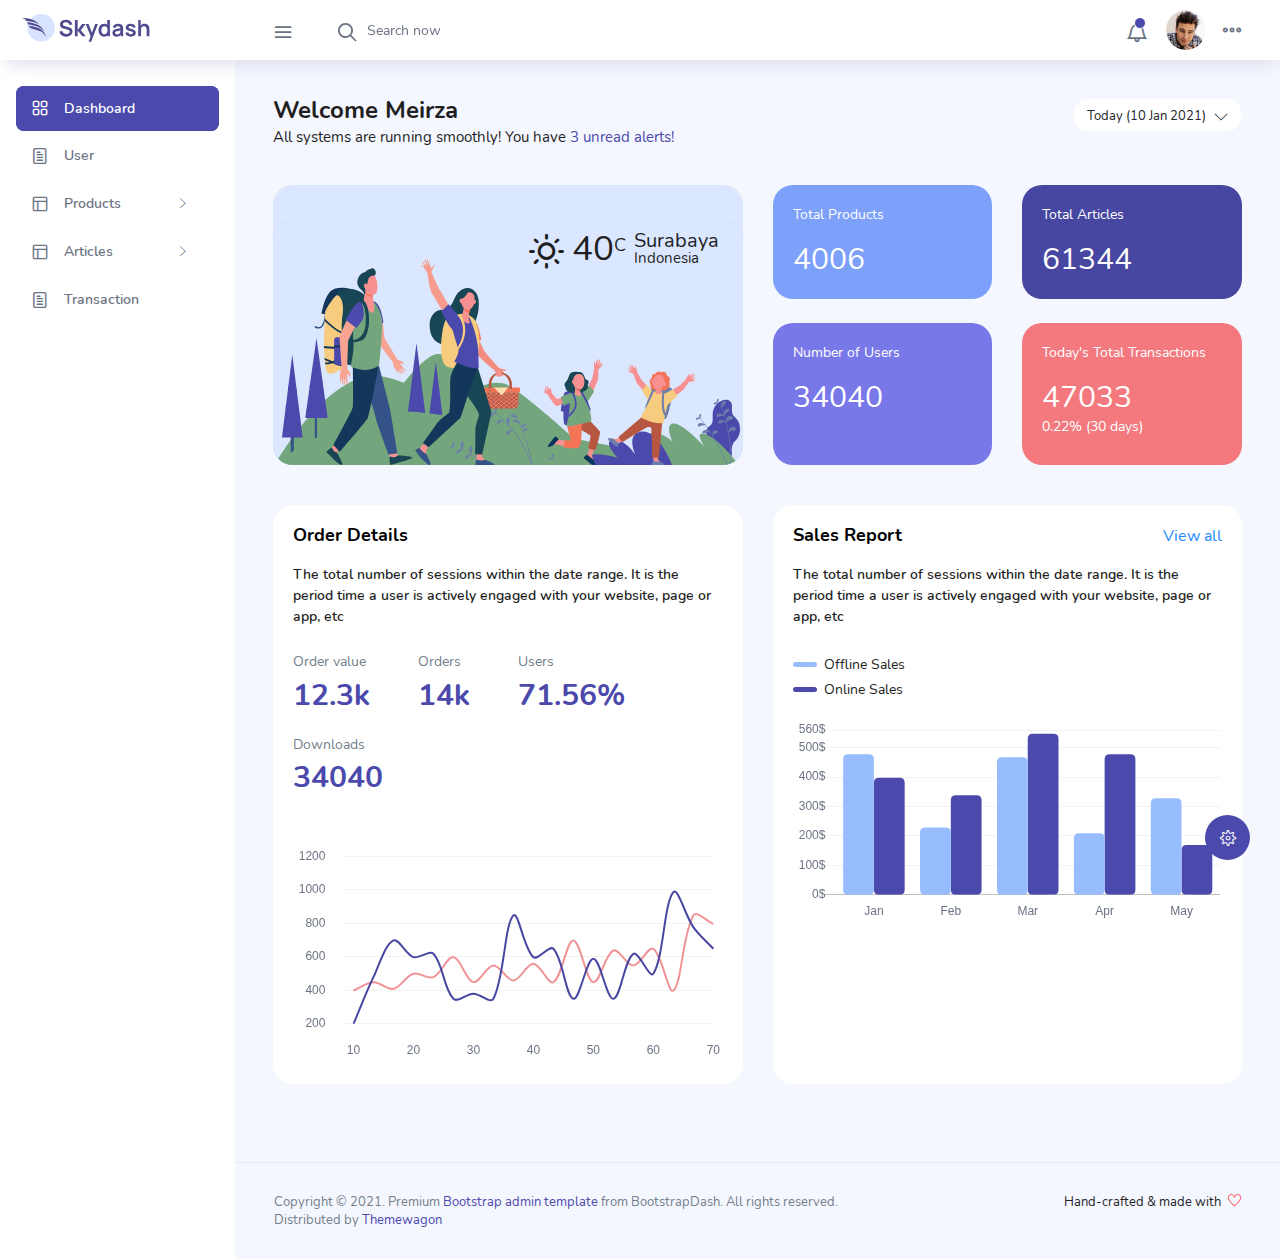
<file: index.html>
<!DOCTYPE html>
<html lang="en">

<head>
  <!-- Required meta tags -->
  <meta charset="utf-8">
  <meta name="viewport" content="width=device-width, initial-scale=1, shrink-to-fit=no">
  <title>Skydash Admin</title>
  <!-- plugins:css -->
  <link rel="stylesheet" href="vendors/feather/feather.css">
  <link rel="stylesheet" href="vendors/ti-icons/css/themify-icons.css">
  <link rel="stylesheet" href="vendors/css/vendor.bundle.base.css">
  <!-- endinject -->
  <!-- Plugin css for this page -->
  <link rel="stylesheet" href="vendors/datatables.net-bs4/dataTables.bootstrap4.css">
  <link rel="stylesheet" href="vendors/ti-icons/css/themify-icons.css">
  <link rel="stylesheet" type="text/css" href="js/select.dataTables.min.css">
  <!-- End plugin css for this page -->
  <!-- inject:css -->
  <link rel="stylesheet" href="css/vertical-layout-light/style.css">
  <!-- endinject -->
  <link rel="shortcut icon" href="images/favicon.png" />
</head>
<body>
  <div class="container-scroller">
    <!-- partial:partials/_navbar.html -->
    <nav class="navbar col-lg-12 col-12 p-0 fixed-top d-flex flex-row">
      <div class="text-center navbar-brand-wrapper d-flex align-items-center justify-content-center">
        <a class="navbar-brand brand-logo mr-5" href="index.html"><img src="images/logo.svg" class="mr-2" alt="logo"/></a>
        <a class="navbar-brand brand-logo-mini" href="index.html"><img src="images/logo-mini.svg" alt="logo"/></a>
      </div>
      <div class="navbar-menu-wrapper d-flex align-items-center justify-content-end">
        <button class="navbar-toggler navbar-toggler align-self-center" type="button" data-toggle="minimize">
          <span class="icon-menu"></span>
        </button>
        <ul class="navbar-nav mr-lg-2">
          <li class="nav-item nav-search d-none d-lg-block">
            <div class="input-group">
              <div class="input-group-prepend hover-cursor" id="navbar-search-icon">
                <span class="input-group-text" id="search">
                  <i class="icon-search"></i>
                </span>
              </div>
              <input type="text" class="form-control" id="navbar-search-input" placeholder="Search now" aria-label="search" aria-describedby="search">
            </div>
          </li>
        </ul>
        <ul class="navbar-nav navbar-nav-right">
          <li class="nav-item dropdown">
            <a class="nav-link count-indicator dropdown-toggle" id="notificationDropdown" href="#" data-toggle="dropdown">
              <i class="icon-bell mx-0"></i>
              <span class="count"></span>
            </a>
            <div class="dropdown-menu dropdown-menu-right navbar-dropdown preview-list" aria-labelledby="notificationDropdown">
              <p class="mb-0 font-weight-normal float-left dropdown-header">Notifications</p>
              <a class="dropdown-item preview-item">
                <div class="preview-thumbnail">
                  <div class="preview-icon bg-success">
                    <i class="ti-info-alt mx-0"></i>
                  </div>
                </div>
                <div class="preview-item-content">
                  <h6 class="preview-subject font-weight-normal">Application Error</h6>
                  <p class="font-weight-light small-text mb-0 text-muted">
                    Just now
                  </p>
                </div>
              </a>
              <a class="dropdown-item preview-item">
                <div class="preview-thumbnail">
                  <div class="preview-icon bg-warning">
                    <i class="ti-settings mx-0"></i>
                  </div>
                </div>
                <div class="preview-item-content">
                  <h6 class="preview-subject font-weight-normal">Settings</h6>
                  <p class="font-weight-light small-text mb-0 text-muted">
                    Private message
                  </p>
                </div>
              </a>
            </div>
          </li>
          <li class="nav-item nav-profile dropdown">
            <a class="nav-link dropdown-toggle" href="#" data-toggle="dropdown" id="profileDropdown">
              <img src="images/faces/face28.jpg" alt="profile"/>
            </a>
            <div class="dropdown-menu dropdown-menu-right navbar-dropdown" aria-labelledby="profileDropdown">
              <a class="dropdown-item">
                <i class="ti-settings text-primary"></i>
                Settings
              </a>
              <a class="dropdown-item">
                <i class="ti-power-off text-primary"></i>
                Logout
              </a>
            </div>
          </li>
          <li class="nav-item nav-settings d-none d-lg-flex">
            <a class="nav-link" href="#">
              <i class="icon-ellipsis"></i>
            </a>
          </li>
        </ul>
        <button class="navbar-toggler navbar-toggler-right d-lg-none align-self-center" type="button" data-toggle="offcanvas">
          <span class="icon-menu"></span>
        </button>
      </div>
    </nav>
    <!-- partial -->
    <div class="container-fluid page-body-wrapper">
      <!-- partial:partials/_settings-panel.html -->
      <div class="theme-setting-wrapper">
        <div id="settings-trigger"><i class="ti-settings"></i></div>
        <div id="theme-settings" class="settings-panel">
          <i class="settings-close ti-close"></i>
          <p class="settings-heading">SIDEBAR SKINS</p>
          <div class="sidebar-bg-options selected" id="sidebar-light-theme"><div class="img-ss rounded-circle bg-light border mr-3"></div>Light</div>
          <div class="sidebar-bg-options" id="sidebar-dark-theme"><div class="img-ss rounded-circle bg-dark border mr-3"></div>Dark</div>
          <p class="settings-heading mt-2">HEADER SKINS</p>
          <div class="color-tiles mx-0 px-4">
            <div class="tiles success"></div>
            <div class="tiles warning"></div>
            <div class="tiles danger"></div>
            <div class="tiles info"></div>
            <div class="tiles dark"></div>
            <div class="tiles default"></div>
          </div>
        </div>
      </div>
      <div id="right-sidebar" class="settings-panel">
        <i class="settings-close ti-close"></i>
        <ul class="nav nav-tabs border-top" id="setting-panel" role="tablist">
          <li class="nav-item">
            <a class="nav-link active" id="todo-tab" data-toggle="tab" href="#todo-section" role="tab" aria-controls="todo-section" aria-expanded="true">TO DO LIST</a>
          </li>
          <li class="nav-item">
            <a class="nav-link" id="chats-tab" data-toggle="tab" href="#chats-section" role="tab" aria-controls="chats-section">CHATS</a>
          </li>
        </ul>
        <div class="tab-content" id="setting-content">
          <div class="tab-pane fade show active scroll-wrapper" id="todo-section" role="tabpanel" aria-labelledby="todo-section">
            <div class="add-items d-flex px-3 mb-0">
              <form class="form w-100">
                <div class="form-group d-flex">
                  <input type="text" class="form-control todo-list-input" placeholder="Add To-do">
                  <button type="submit" class="add btn btn-primary todo-list-add-btn" id="add-task">Add</button>
                </div>
              </form>
            </div>
            <div class="list-wrapper px-3">
              <ul class="d-flex flex-column-reverse todo-list">
                <li>
                  <div class="form-check">
                    <label class="form-check-label">
                      <input class="checkbox" type="checkbox">
                      Team review meeting at 3.00 PM
                    </label>
                  </div>
                  <i class="remove ti-close"></i>
                </li>
                <li>
                  <div class="form-check">
                    <label class="form-check-label">
                      <input class="checkbox" type="checkbox">
                      Prepare for presentation
                    </label>
                  </div>
                  <i class="remove ti-close"></i>
                </li>
                <li>
                  <div class="form-check">
                    <label class="form-check-label">
                      <input class="checkbox" type="checkbox">
                      Resolve all the low priority tickets due today
                    </label>
                  </div>
                  <i class="remove ti-close"></i>
                </li>
                <li class="completed">
                  <div class="form-check">
                    <label class="form-check-label">
                      <input class="checkbox" type="checkbox" checked>
                      Schedule meeting for next week
                    </label>
                  </div>
                  <i class="remove ti-close"></i>
                </li>
                <li class="completed">
                  <div class="form-check">
                    <label class="form-check-label">
                      <input class="checkbox" type="checkbox" checked>
                      Project review
                    </label>
                  </div>
                  <i class="remove ti-close"></i>
                </li>
              </ul>
            </div>
            <h4 class="px-3 text-muted mt-5 font-weight-light mb-0">Events</h4>
            <div class="events pt-4 px-3">
              <div class="wrapper d-flex mb-2">
                <i class="ti-control-record text-primary mr-2"></i>
                <span>Feb 11 2018</span>
              </div>
              <p class="mb-0 font-weight-thin text-gray">Creating component page build a js</p>
              <p class="text-gray mb-0">The total number of sessions</p>
            </div>
            <div class="events pt-4 px-3">
              <div class="wrapper d-flex mb-2">
                <i class="ti-control-record text-primary mr-2"></i>
                <span>Feb 7 2018</span>
              </div>
              <p class="mb-0 font-weight-thin text-gray">Meeting with Alisa</p>
              <p class="text-gray mb-0 ">Call Sarah Graves</p>
            </div>
          </div>
          <!-- To do section tab ends -->
          <div class="tab-pane fade" id="chats-section" role="tabpanel" aria-labelledby="chats-section">
            <div class="d-flex align-items-center justify-content-between border-bottom">
              <p class="settings-heading border-top-0 mb-3 pl-3 pt-0 border-bottom-0 pb-0">Friends</p>
              <small class="settings-heading border-top-0 mb-3 pt-0 border-bottom-0 pb-0 pr-3 font-weight-normal">See All</small>
            </div>
            <ul class="chat-list">
              <li class="list active">
                <div class="profile"><img src="images/faces/face1.jpg" alt="image"><span class="online"></span></div>
                <div class="info">
                  <p>Thomas Douglas</p>
                  <p>Available</p>
                </div>
                <small class="text-muted my-auto">19 min</small>
              </li>
              <li class="list">
                <div class="profile"><img src="images/faces/face2.jpg" alt="image"><span class="offline"></span></div>
                <div class="info">
                  <div class="wrapper d-flex">
                    <p>Catherine</p>
                  </div>
                  <p>Away</p>
                </div>
                <div class="badge badge-success badge-pill my-auto mx-2">4</div>
                <small class="text-muted my-auto">23 min</small>
              </li>
              <li class="list">
                <div class="profile"><img src="images/faces/face3.jpg" alt="image"><span class="online"></span></div>
                <div class="info">
                  <p>Daniel Russell</p>
                  <p>Available</p>
                </div>
                <small class="text-muted my-auto">14 min</small>
              </li>
              <li class="list">
                <div class="profile"><img src="images/faces/face4.jpg" alt="image"><span class="offline"></span></div>
                <div class="info">
                  <p>James Richardson</p>
                  <p>Away</p>
                </div>
                <small class="text-muted my-auto">2 min</small>
              </li>
              <li class="list">
                <div class="profile"><img src="images/faces/face5.jpg" alt="image"><span class="online"></span></div>
                <div class="info">
                  <p>Madeline Kennedy</p>
                  <p>Available</p>
                </div>
                <small class="text-muted my-auto">5 min</small>
              </li>
              <li class="list">
                <div class="profile"><img src="images/faces/face6.jpg" alt="image"><span class="online"></span></div>
                <div class="info">
                  <p>Sarah Graves</p>
                  <p>Available</p>
                </div>
                <small class="text-muted my-auto">47 min</small>
              </li>
            </ul>
          </div>
          <!-- chat tab ends -->
        </div>
      </div>
      <!-- partial -->
      <!-- partial:partials/_sidebar.html -->
      <nav class="sidebar sidebar-offcanvas" id="sidebar">
        <ul class="nav">
          <li class="nav-item">
            <a class="nav-link" href="index.html">
              <i class="icon-grid menu-icon"></i>
              <span class="menu-title">Dashboard</span>
            </a>
          </li>

          <!-- Admin OK -->
          <li class="nav-item">
            <a class="nav-link" href="pages/user/user.html">
              <i class="icon-paper menu-icon"></i>
              <span class="menu-title">User</span>
            </a>
          </li>

          <li class="nav-item">
            <a class="nav-link" data-toggle="collapse" href="#products" aria-expanded="false" aria-controls="products">
              <i class="icon-layout menu-icon"></i>
              <span class="menu-title">Products</span>
              <i class="menu-arrow"></i>
            </a>
            <div class="collapse" id="products">
              <ul class="nav flex-column sub-menu">
                <li class="nav-item"> <a class="nav-link" href="pages/products/addproducts.html">Add Product</a></li>
                <li class="nav-item"> <a class="nav-link" href="pages/products/listproducts.html">List Products</a></li>
              </ul>
            </div>
          </li>
          <li class="nav-item">
            <a class="nav-link" data-toggle="collapse" href="#article" aria-expanded="false" aria-controls="article">
              <i class="icon-layout menu-icon"></i>
              <span class="menu-title">Articles</span>
              <i class="menu-arrow"></i>
            </a>
            <div class="collapse" id="article">
              <ul class="nav flex-column sub-menu">
                <li class="nav-item"> <a class="nav-link" href="pages/articles/addarticle.html">Add Article</a></li>
                <li class="nav-item"> <a class="nav-link" href="pages/articles/listarticle.html">List Article</a></li>
              </ul>
            </div>
          </li>

          <li class="nav-item">
            <a class="nav-link" href="pages/transaction/transaction.html">
              <i class="icon-paper menu-icon"></i>
              <span class="menu-title">Transaction</span>
            </a>
          </li>

      
        </ul>
      </nav>

      <!-- partial -->
      <div class="main-panel">
        <div class="content-wrapper">
          <div class="row">
            <div class="col-md-12 grid-margin">
              <div class="row">
                <div class="col-12 col-xl-8 mb-4 mb-xl-0">
                  <h3 class="font-weight-bold">Welcome Meirza</h3>
                  <h6 class="font-weight-normal mb-0">All systems are running smoothly! You have <span class="text-primary">3 unread alerts!</span></h6>
                </div>
                <div class="col-12 col-xl-4">
                 <div class="justify-content-end d-flex">
                  <div class="dropdown flex-md-grow-1 flex-xl-grow-0">
                    <button class="btn btn-sm btn-light bg-white dropdown-toggle" type="button" id="dropdownMenuDate2" data-toggle="dropdown" aria-haspopup="true" aria-expanded="true">
                     <i class="mdi mdi-calendar"></i> Today (10 Jan 2021)
                    </button>
                    <div class="dropdown-menu dropdown-menu-right" aria-labelledby="dropdownMenuDate2">
                      <a class="dropdown-item" href="#">January - March</a>
                      <a class="dropdown-item" href="#">March - June</a>
                      <a class="dropdown-item" href="#">June - August</a>
                      <a class="dropdown-item" href="#">August - November</a>
                    </div>
                  </div>
                 </div>
                </div>
              </div>
            </div>
          </div>
          <div class="row">
            <div class="col-md-6 grid-margin stretch-card">
              <div class="card tale-bg">
                <div class="card-people mt-auto">
                  <img src="images/dashboard/people.svg" alt="people">
                  <div class="weather-info">
                    <div class="d-flex">
                      <div>
                        <h2 class="mb-0 font-weight-normal"><i class="icon-sun mr-2"></i>40<sup>C</sup></h2>
                      </div>
                      <div class="ml-2">
                        <h4 class="location font-weight-normal">Surabaya</h4>
                        <h6 class="font-weight-normal">Indonesia</h6>
                      </div>
                    </div>
                  </div>
                </div>
              </div>
            </div>
            <div class="col-md-6 grid-margin transparent">
              <div class="row">
                <div class="col-md-6 mb-4 stretch-card transparent">
                  <div class="card card-tale">
                    <div class="card-body">
                      <p class="mb-4">Total Products</p>
                      <p class="fs-30 mb-2">4006</p>
                    </div>
                  </div>
                </div>
                <div class="col-md-6 mb-4 stretch-card transparent">
                  <div class="card card-dark-blue">
                    <div class="card-body">
                      <p class="mb-4">Total Articles</p>
                      <p class="fs-30 mb-2">61344</p>
                    </div>
                  </div>
                </div>
              </div>
              <div class="row">
                <div class="col-md-6 mb-4 mb-lg-0 stretch-card transparent">
                  <div class="card card-light-blue">
                    <div class="card-body">
                      <p class="mb-4">Number of Users</p>
                      <p class="fs-30 mb-2">34040</p>
                    </div>
                  </div>
                </div>
                <div class="col-md-6 stretch-card transparent">
                  <div class="card card-light-danger">
                    <div class="card-body">
                      <p class="mb-4">Today's Total Transactions</p>
                      <p class="fs-30 mb-2">47033</p>
                      <p>0.22% (30 days)</p>
                    </div>
                  </div>
                </div>
              </div>
            </div>
          </div>
          <div class="row">
            <div class="col-md-6 grid-margin stretch-card">
              <div class="card">
                <div class="card-body">
                  <p class="card-title">Order Details</p>
                  <p class="font-weight-500">The total number of sessions within the date range. It is the period time a user is actively engaged with your website, page or app, etc</p>
                  <div class="d-flex flex-wrap mb-5">
                    <div class="mr-5 mt-3">
                      <p class="text-muted">Order value</p>
                      <h3 class="text-primary fs-30 font-weight-medium">12.3k</h3>
                    </div>
                    <div class="mr-5 mt-3">
                      <p class="text-muted">Orders</p>
                      <h3 class="text-primary fs-30 font-weight-medium">14k</h3>
                    </div>
                    <div class="mr-5 mt-3">
                      <p class="text-muted">Users</p>
                      <h3 class="text-primary fs-30 font-weight-medium">71.56%</h3>
                    </div>
                    <div class="mt-3">
                      <p class="text-muted">Downloads</p>
                      <h3 class="text-primary fs-30 font-weight-medium">34040</h3>
                    </div> 
                  </div>
                  <canvas id="order-chart"></canvas>
                </div>
              </div>
            </div>
            <div class="col-md-6 grid-margin stretch-card">
              <div class="card">
                <div class="card-body">
                 <div class="d-flex justify-content-between">
                  <p class="card-title">Sales Report</p>
                  <a href="#" class="text-info">View all</a>
                 </div>
                  <p class="font-weight-500">The total number of sessions within the date range. It is the period time a user is actively engaged with your website, page or app, etc</p>
                  <div id="sales-legend" class="chartjs-legend mt-4 mb-2"></div>
                  <canvas id="sales-chart"></canvas>
                </div>
              </div>
            </div>
          </div>
          
        </div>
        <!-- content-wrapper ends -->
        <!-- partial:partials/_footer.html -->
        <footer class="footer">
          <div class="d-sm-flex justify-content-center justify-content-sm-between">
            <span class="text-muted text-center text-sm-left d-block d-sm-inline-block">Copyright © 2021.  Premium <a href="https://www.bootstrapdash.com/" target="_blank">Bootstrap admin template</a> from BootstrapDash. All rights reserved.</span>
            <span class="float-none float-sm-right d-block mt-1 mt-sm-0 text-center">Hand-crafted & made with <i class="ti-heart text-danger ml-1"></i></span>
          </div>
          <div class="d-sm-flex justify-content-center justify-content-sm-between">
            <span class="text-muted text-center text-sm-left d-block d-sm-inline-block">Distributed by <a href="https://www.themewagon.com/" target="_blank">Themewagon</a></span> 
          </div>
        </footer> 
        <!-- partial -->
      </div>
      <!-- main-panel ends -->
    </div>   
    <!-- page-body-wrapper ends -->
  </div>
  <!-- container-scroller -->

  <!-- plugins:js -->
  <script src="vendors/js/vendor.bundle.base.js"></script>
  <!-- endinject -->
  <!-- Plugin js for this page -->
  <script src="vendors/chart.js/Chart.min.js"></script>
  <script src="vendors/datatables.net/jquery.dataTables.js"></script>
  <script src="vendors/datatables.net-bs4/dataTables.bootstrap4.js"></script>
  <script src="js/dataTables.select.min.js"></script>

  <!-- End plugin js for this page -->
  <!-- inject:js -->
  <script src="js/off-canvas.js"></script>
  <script src="js/hoverable-collapse.js"></script>
  <script src="js/template.js"></script>
  <script src="js/settings.js"></script>
  <script src="js/todolist.js"></script>
  <!-- endinject -->
  <!-- Custom js for this page-->
  <script src="js/dashboard.js"></script>
  <script src="js/Chart.roundedBarCharts.js"></script>
  <!-- End custom js for this page-->
</body>

</html>
</file>
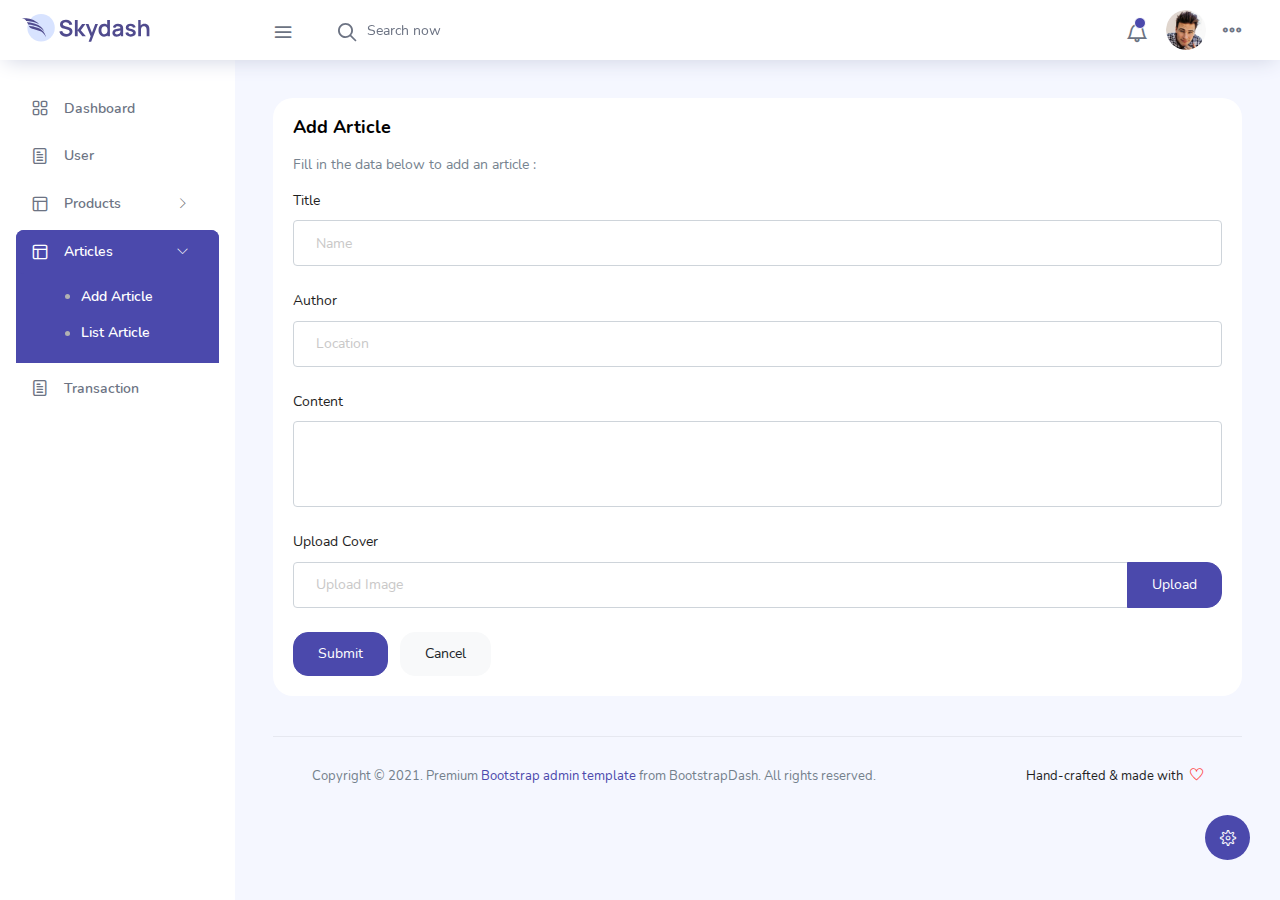
<file: pages/articles/addarticle.html>
<!DOCTYPE html>
<html lang="en">

<head>
  <!-- Required meta tags -->
  <meta charset="utf-8">
  <meta name="viewport" content="width=device-width, initial-scale=1, shrink-to-fit=no">
  <title>Skydash Admin</title>
  <!-- plugins:css -->
  <link rel="stylesheet" href="../../vendors/feather/feather.css">
  <link rel="stylesheet" href="../../vendors/ti-icons/css/themify-icons.css">
  <link rel="stylesheet" href="../../vendors/css/vendor.bundle.base.css">
  <!-- endinject -->
  <!-- Plugin css for this page -->
  <link rel="stylesheet" href="../../vendors/select2/select2.min.css">
  <link rel="stylesheet" href="../../vendors/select2-bootstrap-theme/select2-bootstrap.min.css">
  <!-- End plugin css for this page -->
  <!-- inject:css -->
  <link rel="stylesheet" href="../../css/vertical-layout-light/style.css">
  <!-- endinject -->
  <link rel="shortcut icon" href="../../images/favicon.png" />
</head>

<body>
  <div class="container-scroller">
    <!-- partial:../../partials/_navbar.html -->
    <nav class="navbar col-lg-12 col-12 p-0 fixed-top d-flex flex-row">
      <div class="text-center navbar-brand-wrapper d-flex align-items-center justify-content-center">
        <a class="navbar-brand brand-logo mr-5" href="../../index.html"><img src="../../images/logo.svg" class="mr-2" alt="logo"/></a>
        <a class="navbar-brand brand-logo-mini" href="../../index.html"><img src="../../images/logo-mini.svg" alt="logo"/></a>
      </div>
      <div class="navbar-menu-wrapper d-flex align-items-center justify-content-end">
        <button class="navbar-toggler navbar-toggler align-self-center" type="button" data-toggle="minimize">
          <span class="icon-menu"></span>
        </button>
        <ul class="navbar-nav mr-lg-2">
          <li class="nav-item nav-search d-none d-lg-block">
            <div class="input-group">
              <div class="input-group-prepend hover-cursor" id="navbar-search-icon">
                <span class="input-group-text" id="search">
                  <i class="icon-search"></i>
                </span>
              </div>
              <input type="text" class="form-control" id="navbar-search-input" placeholder="Search now" aria-label="search" aria-describedby="search">
            </div>
          </li>
        </ul>
        <ul class="navbar-nav navbar-nav-right">
          <li class="nav-item dropdown">
            <a class="nav-link count-indicator dropdown-toggle" id="notificationDropdown" href="#" data-toggle="dropdown">
              <i class="icon-bell mx-0"></i>
              <span class="count"></span>
            </a>
            <div class="dropdown-menu dropdown-menu-right navbar-dropdown preview-list" aria-labelledby="notificationDropdown">
              <p class="mb-0 font-weight-normal float-left dropdown-header">Notifications</p>
              <a class="dropdown-item preview-item">
                <div class="preview-thumbnail">
                  <div class="preview-icon bg-success">
                    <i class="ti-info-alt mx-0"></i>
                  </div>
                </div>
                <div class="preview-item-content">
                  <h6 class="preview-subject font-weight-normal">Application Error</h6>
                  <p class="font-weight-light small-text mb-0 text-muted">
                    Just now
                  </p>
                </div>
              </a>
              <a class="dropdown-item preview-item">
                <div class="preview-thumbnail">
                  <div class="preview-icon bg-warning">
                    <i class="ti-settings mx-0"></i>
                  </div>
                </div>
                <div class="preview-item-content">
                  <h6 class="preview-subject font-weight-normal">Settings</h6>
                  <p class="font-weight-light small-text mb-0 text-muted">
                    Private message
                  </p>
                </div>
              </a>
            </div>
          </li>
          <li class="nav-item nav-profile dropdown">
            <a class="nav-link dropdown-toggle" href="#" data-toggle="dropdown" id="profileDropdown">
              <img src="../../images/faces/face28.jpg" alt="profile"/>
            </a>
            <div class="dropdown-menu dropdown-menu-right navbar-dropdown" aria-labelledby="profileDropdown">
              <a class="dropdown-item">
                <i class="ti-settings text-primary"></i>
                Settings
              </a>
              <a class="dropdown-item">
                <i class="ti-power-off text-primary"></i>
                Logout
              </a>
            </div>
          </li>
          <li class="nav-item nav-settings d-none d-lg-flex">
            <a class="nav-link" href="#">
              <i class="icon-ellipsis"></i>
            </a>
          </li>
        </ul>
        <button class="navbar-toggler navbar-toggler-right d-lg-none align-self-center" type="button" data-toggle="offcanvas">
          <span class="icon-menu"></span>
        </button>
      </div>
    </nav>
    <!-- partial -->
    <div class="container-fluid page-body-wrapper">
      <!-- partial:../../partials/_settings-panel.html -->
      <div class="theme-setting-wrapper">
        <div id="settings-trigger"><i class="ti-settings"></i></div>
        <div id="theme-settings" class="settings-panel">
          <i class="settings-close ti-close"></i>
          <p class="settings-heading">SIDEBAR SKINS</p>
          <div class="sidebar-bg-options selected" id="sidebar-light-theme"><div class="img-ss rounded-circle bg-light border mr-3"></div>Light</div>
          <div class="sidebar-bg-options" id="sidebar-dark-theme"><div class="img-ss rounded-circle bg-dark border mr-3"></div>Dark</div>
          <p class="settings-heading mt-2">HEADER SKINS</p>
          <div class="color-tiles mx-0 px-4">
            <div class="tiles success"></div>
            <div class="tiles warning"></div>
            <div class="tiles danger"></div>
            <div class="tiles info"></div>
            <div class="tiles dark"></div>
            <div class="tiles default"></div>
          </div>
        </div>
      </div>
      <div id="right-sidebar" class="settings-panel">
        <i class="settings-close ti-close"></i>
        <ul class="nav nav-tabs border-top" id="setting-panel" role="tablist">
          <li class="nav-item">
            <a class="nav-link active" id="todo-tab" data-toggle="tab" href="#todo-section" role="tab" aria-controls="todo-section" aria-expanded="true">TO DO LIST</a>
          </li>
          <li class="nav-item">
            <a class="nav-link" id="chats-tab" data-toggle="tab" href="#chats-section" role="tab" aria-controls="chats-section">CHATS</a>
          </li>
        </ul>
        <div class="tab-content" id="setting-content">
          <div class="tab-pane fade show active scroll-wrapper" id="todo-section" role="tabpanel" aria-labelledby="todo-section">
            <div class="add-items d-flex px-3 mb-0">
              <form class="form w-100">
                <div class="form-group d-flex">
                  <input type="text" class="form-control todo-list-input" placeholder="Add To-do">
                  <button type="submit" class="add btn btn-primary todo-list-add-btn" id="add-task">Add</button>
                </div>
              </form>
            </div>
            <div class="list-wrapper px-3">
              <ul class="d-flex flex-column-reverse todo-list">
                <li>
                  <div class="form-check">
                    <label class="form-check-label">
                      <input class="checkbox" type="checkbox">
                      Team review meeting at 3.00 PM
                    </label>
                  </div>
                  <i class="remove ti-close"></i>
                </li>
                <li>
                  <div class="form-check">
                    <label class="form-check-label">
                      <input class="checkbox" type="checkbox">
                      Prepare for presentation
                    </label>
                  </div>
                  <i class="remove ti-close"></i>
                </li>
                <li>
                  <div class="form-check">
                    <label class="form-check-label">
                      <input class="checkbox" type="checkbox">
                      Resolve all the low priority tickets due today
                    </label>
                  </div>
                  <i class="remove ti-close"></i>
                </li>
                <li class="completed">
                  <div class="form-check">
                    <label class="form-check-label">
                      <input class="checkbox" type="checkbox" checked>
                      Schedule meeting for next week
                    </label>
                  </div>
                  <i class="remove ti-close"></i>
                </li>
                <li class="completed">
                  <div class="form-check">
                    <label class="form-check-label">
                      <input class="checkbox" type="checkbox" checked>
                      Project review
                    </label>
                  </div>
                  <i class="remove ti-close"></i>
                </li>
              </ul>
            </div>
            <h4 class="px-3 text-muted mt-5 font-weight-light mb-0">Events</h4>
            <div class="events pt-4 px-3">
              <div class="wrapper d-flex mb-2">
                <i class="ti-control-record text-primary mr-2"></i>
                <span>Feb 11 2018</span>
              </div>
              <p class="mb-0 font-weight-thin text-gray">Creating component page build a js</p>
              <p class="text-gray mb-0">The total number of sessions</p>
            </div>
            <div class="events pt-4 px-3">
              <div class="wrapper d-flex mb-2">
                <i class="ti-control-record text-primary mr-2"></i>
                <span>Feb 7 2018</span>
              </div>
              <p class="mb-0 font-weight-thin text-gray">Meeting with Alisa</p>
              <p class="text-gray mb-0 ">Call Sarah Graves</p>
            </div>
          </div>
          <!-- To do section tab ends -->
          <div class="tab-pane fade" id="chats-section" role="tabpanel" aria-labelledby="chats-section">
            <div class="d-flex align-items-center justify-content-between border-bottom">
              <p class="settings-heading border-top-0 mb-3 pl-3 pt-0 border-bottom-0 pb-0">Friends</p>
              <small class="settings-heading border-top-0 mb-3 pt-0 border-bottom-0 pb-0 pr-3 font-weight-normal">See All</small>
            </div>
            <ul class="chat-list">
              <li class="list active">
                <div class="profile"><img src="../../images/faces/face1.jpg" alt="image"><span class="online"></span></div>
                <div class="info">
                  <p>Thomas Douglas</p>
                  <p>Available</p>
                </div>
                <small class="text-muted my-auto">19 min</small>
              </li>
              <li class="list">
                <div class="profile"><img src="../../images/faces/face2.jpg" alt="image"><span class="offline"></span></div>
                <div class="info">
                  <div class="wrapper d-flex">
                    <p>Catherine</p>
                  </div>
                  <p>Away</p>
                </div>
                <div class="badge badge-success badge-pill my-auto mx-2">4</div>
                <small class="text-muted my-auto">23 min</small>
              </li>
              <li class="list">
                <div class="profile"><img src="../../images/faces/face3.jpg" alt="image"><span class="online"></span></div>
                <div class="info">
                  <p>Daniel Russell</p>
                  <p>Available</p>
                </div>
                <small class="text-muted my-auto">14 min</small>
              </li>
              <li class="list">
                <div class="profile"><img src="../../images/faces/face4.jpg" alt="image"><span class="offline"></span></div>
                <div class="info">
                  <p>James Richardson</p>
                  <p>Away</p>
                </div>
                <small class="text-muted my-auto">2 min</small>
              </li>
              <li class="list">
                <div class="profile"><img src="../../images/faces/face5.jpg" alt="image"><span class="online"></span></div>
                <div class="info">
                  <p>Madeline Kennedy</p>
                  <p>Available</p>
                </div>
                <small class="text-muted my-auto">5 min</small>
              </li>
              <li class="list">
                <div class="profile"><img src="../../images/faces/face6.jpg" alt="image"><span class="online"></span></div>
                <div class="info">
                  <p>Sarah Graves</p>
                  <p>Available</p>
                </div>
                <small class="text-muted my-auto">47 min</small>
              </li>
            </ul>
          </div>
          <!-- chat tab ends -->
        </div>
      </div>
      <!-- partial -->
      <!-- partial:../../partials/_sidebar.html -->
      <nav class="sidebar sidebar-offcanvas" id="sidebar">
        <ul class="nav">
          <li class="nav-item">
            <a class="nav-link" href="../../index.html">
              <i class="icon-grid menu-icon"></i>
              <span class="menu-title">Dashboard</span>
            </a>
          </li>

          <li class="nav-item">
            <a class="nav-link" href="pages/user/user.html">
              <i class="icon-paper menu-icon"></i>
              <span class="menu-title">User</span>
            </a>
          </li>
          
          <li class="nav-item">
            <a class="nav-link" data-toggle="collapse" href="#products" aria-expanded="false" aria-controls="products">
              <i class="icon-layout menu-icon"></i>
              <span class="menu-title">Products</span>
              <i class="menu-arrow"></i>
            </a>
            <div class="collapse" id="products">
              <ul class="nav flex-column sub-menu">
                <li class="nav-item"> <a class="nav-link" href="addproducts.html">Add Product</a></li>
                <li class="nav-item"> <a class="nav-link" href="listproducts.html">List Products</a></li>
              </ul>
            </div>
          </li>

          <li class="nav-item">
            <a class="nav-link" data-toggle="collapse" href="#article" aria-expanded="false" aria-controls="article">
              <i class="icon-layout menu-icon"></i>
              <span class="menu-title">Articles</span>
              <i class="menu-arrow"></i>
            </a>
            <div class="collapse" id="article">
              <ul class="nav flex-column sub-menu">
                <li class="nav-item"> <a class="nav-link" href="addarticle.html">Add Article</a></li>
                <li class="nav-item"> <a class="nav-link" href="listarticle.html">List Article</a></li>
              </ul>
            </div>
          </li>

          <li class="nav-item">
            <a class="nav-link" href="../transaction/transaction.html">
              <i class="icon-paper menu-icon"></i>
              <span class="menu-title">Transaction</span>
            </a>
          </li>
        </ul>
      </nav>
      <!-- partial -->
      <div class="main-panel">        
        <div class="content-wrapper">
          <div class="row">
            
            <div class="col-12 grid-margin stretch-card">
              <div class="card">
                <div class="card-body">
                  <h4 class="card-title">Add Article</h4>
                  <p class="card-description">
                    Fill in the data below to add an article :
                  </p>
                  <form class="forms-sample">
                    <div class="form-group">
                      <label for="exampleInputName1">Title</label>
                      <input type="text" class="form-control" id="exampleInputName1" placeholder="Name">
                    </div>
                    <div class="form-group">
                        <label for="exampleInputCity1">Author</label>
                        <input type="text" class="form-control" id="exampleInputCity1" placeholder="Location">
                    </div>
                    <div class="form-group">
                        <label for="exampleTextarea1">Content</label>
                        <textarea class="form-control" id="exampleTextarea1" rows="4"></textarea>
                    </div>
                    <div class="form-group">
                      <label>Upload Cover</label>
                      <input type="file" name="img[]" class="file-upload-default">
                      <div class="input-group col-xs-12">
                        <input type="text" class="form-control file-upload-info" disabled placeholder="Upload Image">
                        <span class="input-group-append">
                          <button class="file-upload-browse btn btn-primary" type="button">Upload</button>
                        </span>
                      </div>
                    </div>                    
                    <button type="submit" class="btn btn-primary mr-2">Submit</button>
                    <button class="btn btn-light">Cancel</button>
                  </form>
                </div>
              </div>
            </div>
            
            
            
            
            
        </div>
        <!-- content-wrapper ends -->
        <!-- partial:../../partials/_footer.html -->
        <footer class="footer">
          <div class="d-sm-flex justify-content-center justify-content-sm-between">
            <span class="text-muted text-center text-sm-left d-block d-sm-inline-block">Copyright © 2021.  Premium <a href="https://www.bootstrapdash.com/" target="_blank">Bootstrap admin template</a> from BootstrapDash. All rights reserved.</span>
            <span class="float-none float-sm-right d-block mt-1 mt-sm-0 text-center">Hand-crafted & made with <i class="ti-heart text-danger ml-1"></i></span>
          </div>
        </footer>
        <!-- partial -->
      </div>
      <!-- main-panel ends -->
    </div>
    <!-- page-body-wrapper ends -->
  </div>
  <!-- container-scroller -->
  <!-- plugins:js -->
  <script src="../../vendors/js/vendor.bundle.base.js"></script>
  <!-- endinject -->
  <!-- Plugin js for this page -->
  <script src="../../vendors/typeahead.js/typeahead.bundle.min.js"></script>
  <script src="../../vendors/select2/select2.min.js"></script>
  <!-- End plugin js for this page -->
  <!-- inject:js -->
  <script src="../../js/off-canvas.js"></script>
  <script src="../../js/hoverable-collapse.js"></script>
  <script src="../../js/template.js"></script>
  <script src="../../js/settings.js"></script>
  <script src="../../js/todolist.js"></script>
  <!-- endinject -->
  <!-- Custom js for this page-->
  <script src="../../js/file-upload.js"></script>
  <script src="../../js/typeahead.js"></script>
  <script src="../../js/select2.js"></script>
  <!-- End custom js for this page-->
</body>

</html>
</file>
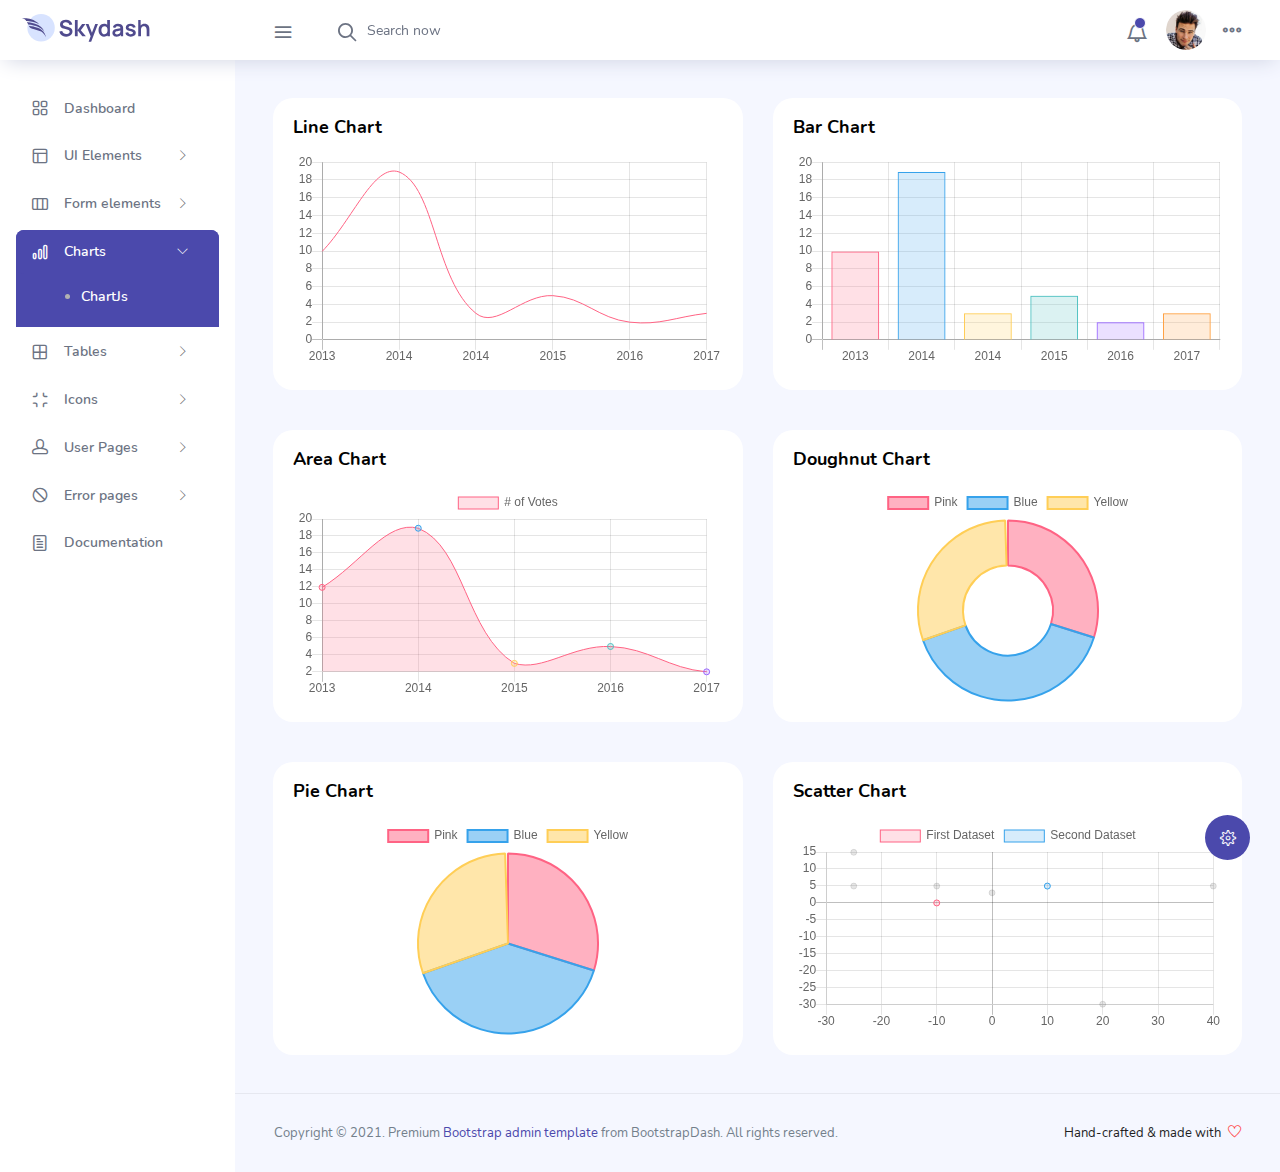
<file: pages/charts/chartjs.html>
<!DOCTYPE html>
<html lang="en">

<head>
  <!-- Required meta tags -->
  <meta charset="utf-8">
  <meta name="viewport" content="width=device-width, initial-scale=1, shrink-to-fit=no">
  <title>Skydash Admin</title>
  <!-- plugins:css -->
  <link rel="stylesheet" href="../../vendors/feather/feather.css">
  <link rel="stylesheet" href="../../vendors/ti-icons/css/themify-icons.css">
  <link rel="stylesheet" href="../../vendors/css/vendor.bundle.base.css">
  <!-- endinject -->
  <!-- Plugin css for this page -->
  <!-- End plugin css for this page -->
  <!-- inject:css -->
  <link rel="stylesheet" href="../../css/vertical-layout-light/style.css">
  <!-- endinject -->
  <link rel="shortcut icon" href="../../images/favicon.png" />
</head>

<body>
  <div class="container-scroller">
    <!-- partial:../../partials/_navbar.html -->
    <nav class="navbar col-lg-12 col-12 p-0 fixed-top d-flex flex-row">
      <div class="text-center navbar-brand-wrapper d-flex align-items-center justify-content-center">
        <a class="navbar-brand brand-logo mr-5" href="../../index.html"><img src="../../images/logo.svg" class="mr-2" alt="logo"/></a>
        <a class="navbar-brand brand-logo-mini" href="../../index.html"><img src="../../images/logo-mini.svg" alt="logo"/></a>
      </div>
      <div class="navbar-menu-wrapper d-flex align-items-center justify-content-end">
        <button class="navbar-toggler navbar-toggler align-self-center" type="button" data-toggle="minimize">
          <span class="icon-menu"></span>
        </button>
        <ul class="navbar-nav mr-lg-2">
          <li class="nav-item nav-search d-none d-lg-block">
            <div class="input-group">
              <div class="input-group-prepend hover-cursor" id="navbar-search-icon">
                <span class="input-group-text" id="search">
                  <i class="icon-search"></i>
                </span>
              </div>
              <input type="text" class="form-control" id="navbar-search-input" placeholder="Search now" aria-label="search" aria-describedby="search">
            </div>
          </li>
        </ul>
        <ul class="navbar-nav navbar-nav-right">
          <li class="nav-item dropdown">
            <a class="nav-link count-indicator dropdown-toggle" id="notificationDropdown" href="#" data-toggle="dropdown">
              <i class="icon-bell mx-0"></i>
              <span class="count"></span>
            </a>
            <div class="dropdown-menu dropdown-menu-right navbar-dropdown preview-list" aria-labelledby="notificationDropdown">
              <p class="mb-0 font-weight-normal float-left dropdown-header">Notifications</p>
              <a class="dropdown-item preview-item">
                <div class="preview-thumbnail">
                  <div class="preview-icon bg-success">
                    <i class="ti-info-alt mx-0"></i>
                  </div>
                </div>
                <div class="preview-item-content">
                  <h6 class="preview-subject font-weight-normal">Application Error</h6>
                  <p class="font-weight-light small-text mb-0 text-muted">
                    Just now
                  </p>
                </div>
              </a>
              <a class="dropdown-item preview-item">
                <div class="preview-thumbnail">
                  <div class="preview-icon bg-warning">
                    <i class="ti-settings mx-0"></i>
                  </div>
                </div>
                <div class="preview-item-content">
                  <h6 class="preview-subject font-weight-normal">Settings</h6>
                  <p class="font-weight-light small-text mb-0 text-muted">
                    Private message
                  </p>
                </div>
              </a>
              <a class="dropdown-item preview-item">
                <div class="preview-thumbnail">
                  <div class="preview-icon bg-info">
                    <i class="ti-user mx-0"></i>
                  </div>
                </div>
                <div class="preview-item-content">
                  <h6 class="preview-subject font-weight-normal">New user registration</h6>
                  <p class="font-weight-light small-text mb-0 text-muted">
                    2 days ago
                  </p>
                </div>
              </a>
            </div>
          </li>
          <li class="nav-item nav-profile dropdown">
            <a class="nav-link dropdown-toggle" href="#" data-toggle="dropdown" id="profileDropdown">
              <img src="../../images/faces/face28.jpg" alt="profile"/>
            </a>
            <div class="dropdown-menu dropdown-menu-right navbar-dropdown" aria-labelledby="profileDropdown">
              <a class="dropdown-item">
                <i class="ti-settings text-primary"></i>
                Settings
              </a>
              <a class="dropdown-item">
                <i class="ti-power-off text-primary"></i>
                Logout
              </a>
            </div>
          </li>
          <li class="nav-item nav-settings d-none d-lg-flex">
            <a class="nav-link" href="#">
              <i class="icon-ellipsis"></i>
            </a>
          </li>
        </ul>
        <button class="navbar-toggler navbar-toggler-right d-lg-none align-self-center" type="button" data-toggle="offcanvas">
          <span class="icon-menu"></span>
        </button>
      </div>
    </nav>
    <!-- partial -->
    <div class="container-fluid page-body-wrapper">
      <!-- partial:../../partials/_settings-panel.html -->
      <div class="theme-setting-wrapper">
        <div id="settings-trigger"><i class="ti-settings"></i></div>
        <div id="theme-settings" class="settings-panel">
          <i class="settings-close ti-close"></i>
          <p class="settings-heading">SIDEBAR SKINS</p>
          <div class="sidebar-bg-options selected" id="sidebar-light-theme"><div class="img-ss rounded-circle bg-light border mr-3"></div>Light</div>
          <div class="sidebar-bg-options" id="sidebar-dark-theme"><div class="img-ss rounded-circle bg-dark border mr-3"></div>Dark</div>
          <p class="settings-heading mt-2">HEADER SKINS</p>
          <div class="color-tiles mx-0 px-4">
            <div class="tiles success"></div>
            <div class="tiles warning"></div>
            <div class="tiles danger"></div>
            <div class="tiles info"></div>
            <div class="tiles dark"></div>
            <div class="tiles default"></div>
          </div>
        </div>
      </div>
      <div id="right-sidebar" class="settings-panel">
        <i class="settings-close ti-close"></i>
        <ul class="nav nav-tabs border-top" id="setting-panel" role="tablist">
          <li class="nav-item">
            <a class="nav-link active" id="todo-tab" data-toggle="tab" href="#todo-section" role="tab" aria-controls="todo-section" aria-expanded="true">TO DO LIST</a>
          </li>
          <li class="nav-item">
            <a class="nav-link" id="chats-tab" data-toggle="tab" href="#chats-section" role="tab" aria-controls="chats-section">CHATS</a>
          </li>
        </ul>
        <div class="tab-content" id="setting-content">
          <div class="tab-pane fade show active scroll-wrapper" id="todo-section" role="tabpanel" aria-labelledby="todo-section">
            <div class="add-items d-flex px-3 mb-0">
              <form class="form w-100">
                <div class="form-group d-flex">
                  <input type="text" class="form-control todo-list-input" placeholder="Add To-do">
                  <button type="submit" class="add btn btn-primary todo-list-add-btn" id="add-task">Add</button>
                </div>
              </form>
            </div>
            <div class="list-wrapper px-3">
              <ul class="d-flex flex-column-reverse todo-list">
                <li>
                  <div class="form-check">
                    <label class="form-check-label">
                      <input class="checkbox" type="checkbox">
                      Team review meeting at 3.00 PM
                    </label>
                  </div>
                  <i class="remove ti-close"></i>
                </li>
                <li>
                  <div class="form-check">
                    <label class="form-check-label">
                      <input class="checkbox" type="checkbox">
                      Prepare for presentation
                    </label>
                  </div>
                  <i class="remove ti-close"></i>
                </li>
                <li>
                  <div class="form-check">
                    <label class="form-check-label">
                      <input class="checkbox" type="checkbox">
                      Resolve all the low priority tickets due today
                    </label>
                  </div>
                  <i class="remove ti-close"></i>
                </li>
                <li class="completed">
                  <div class="form-check">
                    <label class="form-check-label">
                      <input class="checkbox" type="checkbox" checked>
                      Schedule meeting for next week
                    </label>
                  </div>
                  <i class="remove ti-close"></i>
                </li>
                <li class="completed">
                  <div class="form-check">
                    <label class="form-check-label">
                      <input class="checkbox" type="checkbox" checked>
                      Project review
                    </label>
                  </div>
                  <i class="remove ti-close"></i>
                </li>
              </ul>
            </div>
            <h4 class="px-3 text-muted mt-5 font-weight-light mb-0">Events</h4>
            <div class="events pt-4 px-3">
              <div class="wrapper d-flex mb-2">
                <i class="ti-control-record text-primary mr-2"></i>
                <span>Feb 11 2018</span>
              </div>
              <p class="mb-0 font-weight-thin text-gray">Creating component page build a js</p>
              <p class="text-gray mb-0">The total number of sessions</p>
            </div>
            <div class="events pt-4 px-3">
              <div class="wrapper d-flex mb-2">
                <i class="ti-control-record text-primary mr-2"></i>
                <span>Feb 7 2018</span>
              </div>
              <p class="mb-0 font-weight-thin text-gray">Meeting with Alisa</p>
              <p class="text-gray mb-0 ">Call Sarah Graves</p>
            </div>
          </div>
          <!-- To do section tab ends -->
          <div class="tab-pane fade" id="chats-section" role="tabpanel" aria-labelledby="chats-section">
            <div class="d-flex align-items-center justify-content-between border-bottom">
              <p class="settings-heading border-top-0 mb-3 pl-3 pt-0 border-bottom-0 pb-0">Friends</p>
              <small class="settings-heading border-top-0 mb-3 pt-0 border-bottom-0 pb-0 pr-3 font-weight-normal">See All</small>
            </div>
            <ul class="chat-list">
              <li class="list active">
                <div class="profile"><img src="../../images/faces/face1.jpg" alt="image"><span class="online"></span></div>
                <div class="info">
                  <p>Thomas Douglas</p>
                  <p>Available</p>
                </div>
                <small class="text-muted my-auto">19 min</small>
              </li>
              <li class="list">
                <div class="profile"><img src="../../images/faces/face2.jpg" alt="image"><span class="offline"></span></div>
                <div class="info">
                  <div class="wrapper d-flex">
                    <p>Catherine</p>
                  </div>
                  <p>Away</p>
                </div>
                <div class="badge badge-success badge-pill my-auto mx-2">4</div>
                <small class="text-muted my-auto">23 min</small>
              </li>
              <li class="list">
                <div class="profile"><img src="../../images/faces/face3.jpg" alt="image"><span class="online"></span></div>
                <div class="info">
                  <p>Daniel Russell</p>
                  <p>Available</p>
                </div>
                <small class="text-muted my-auto">14 min</small>
              </li>
              <li class="list">
                <div class="profile"><img src="../../images/faces/face4.jpg" alt="image"><span class="offline"></span></div>
                <div class="info">
                  <p>James Richardson</p>
                  <p>Away</p>
                </div>
                <small class="text-muted my-auto">2 min</small>
              </li>
              <li class="list">
                <div class="profile"><img src="../../images/faces/face5.jpg" alt="image"><span class="online"></span></div>
                <div class="info">
                  <p>Madeline Kennedy</p>
                  <p>Available</p>
                </div>
                <small class="text-muted my-auto">5 min</small>
              </li>
              <li class="list">
                <div class="profile"><img src="../../images/faces/face6.jpg" alt="image"><span class="online"></span></div>
                <div class="info">
                  <p>Sarah Graves</p>
                  <p>Available</p>
                </div>
                <small class="text-muted my-auto">47 min</small>
              </li>
            </ul>
          </div>
          <!-- chat tab ends -->
        </div>
      </div>
      <!-- partial -->
      <!-- partial:../../partials/_sidebar.html -->
      <nav class="sidebar sidebar-offcanvas" id="sidebar">
        <ul class="nav">
          <li class="nav-item">
            <a class="nav-link" href="../../index.html">
              <i class="icon-grid menu-icon"></i>
              <span class="menu-title">Dashboard</span>
            </a>
          </li>
          <li class="nav-item">
            <a class="nav-link" data-toggle="collapse" href="#ui-basic" aria-expanded="false" aria-controls="ui-basic">
              <i class="icon-layout menu-icon"></i>
              <span class="menu-title">UI Elements</span>
              <i class="menu-arrow"></i>
            </a>
            <div class="collapse" id="ui-basic">
              <ul class="nav flex-column sub-menu">
                <li class="nav-item"> <a class="nav-link" href="../../pages/ui-features/buttons.html">Buttons</a></li>
                <li class="nav-item"> <a class="nav-link" href="../../pages/ui-features/dropdowns.html">Dropdowns</a></li>
                <li class="nav-item"> <a class="nav-link" href="../../pages/ui-features/typography.html">Typography</a></li>
              </ul>
            </div>
          </li>
          <li class="nav-item">
            <a class="nav-link" data-toggle="collapse" href="#form-elements" aria-expanded="false" aria-controls="form-elements">
              <i class="icon-columns menu-icon"></i>
              <span class="menu-title">Form elements</span>
              <i class="menu-arrow"></i>
            </a>
            <div class="collapse" id="form-elements">
              <ul class="nav flex-column sub-menu">
                <li class="nav-item"><a class="nav-link" href="../../pages/forms/basic_elements.html">Basic Elements</a></li>
              </ul>
            </div>
          </li>
          <li class="nav-item">
            <a class="nav-link" data-toggle="collapse" href="#charts" aria-expanded="false" aria-controls="charts">
              <i class="icon-bar-graph menu-icon"></i>
              <span class="menu-title">Charts</span>
              <i class="menu-arrow"></i>
            </a>
            <div class="collapse" id="charts">
              <ul class="nav flex-column sub-menu">
                <li class="nav-item"> <a class="nav-link" href="../../pages/charts/chartjs.html">ChartJs</a></li>
              </ul>
            </div>
          </li>
          <li class="nav-item">
            <a class="nav-link" data-toggle="collapse" href="#tables" aria-expanded="false" aria-controls="tables">
              <i class="icon-grid-2 menu-icon"></i>
              <span class="menu-title">Tables</span>
              <i class="menu-arrow"></i>
            </a>
            <div class="collapse" id="tables">
              <ul class="nav flex-column sub-menu">
                <li class="nav-item"> <a class="nav-link" href="../../pages/tables/basic-table.html">Basic table</a></li>
              </ul>
            </div>
          </li>
          <li class="nav-item">
            <a class="nav-link" data-toggle="collapse" href="#icons" aria-expanded="false" aria-controls="icons">
              <i class="icon-contract menu-icon"></i>
              <span class="menu-title">Icons</span>
              <i class="menu-arrow"></i>
            </a>
            <div class="collapse" id="icons">
              <ul class="nav flex-column sub-menu">
                <li class="nav-item"> <a class="nav-link" href="../../pages/icons/mdi.html">Mdi icons</a></li>
              </ul>
            </div>
          </li>
          <li class="nav-item">
            <a class="nav-link" data-toggle="collapse" href="#auth" aria-expanded="false" aria-controls="auth">
              <i class="icon-head menu-icon"></i>
              <span class="menu-title">User Pages</span>
              <i class="menu-arrow"></i>
            </a>
            <div class="collapse" id="auth">
              <ul class="nav flex-column sub-menu">
                <li class="nav-item"> <a class="nav-link" href="../../pages/samples/login.html"> Login </a></li>
                <li class="nav-item"> <a class="nav-link" href="../../pages/samples/register.html"> Register </a></li>
              </ul>
            </div>
          </li>
          <li class="nav-item">
            <a class="nav-link" data-toggle="collapse" href="#error" aria-expanded="false" aria-controls="error">
              <i class="icon-ban menu-icon"></i>
              <span class="menu-title">Error pages</span>
              <i class="menu-arrow"></i>
            </a>
            <div class="collapse" id="error">
              <ul class="nav flex-column sub-menu">
                <li class="nav-item"> <a class="nav-link" href="../../pages/samples/error-404.html"> 404 </a></li>
                <li class="nav-item"> <a class="nav-link" href="../../pages/samples/error-500.html"> 500 </a></li>
              </ul>
            </div>
          </li>
          <li class="nav-item">
            <a class="nav-link" href="../../pages/documentation/documentation.html">
              <i class="icon-paper menu-icon"></i>
              <span class="menu-title">Documentation</span>
            </a>
          </li>
        </ul>
      </nav>
      <!-- partial -->
      <div class="main-panel">
        <div class="content-wrapper">
          <div class="row">
            <div class="col-lg-6 grid-margin stretch-card">
              <div class="card">
                <div class="card-body">
                  <h4 class="card-title">Line chart</h4>
                  <canvas id="lineChart"></canvas>
                </div>
              </div>
            </div>
            <div class="col-lg-6 grid-margin stretch-card">
              <div class="card">
                <div class="card-body">
                  <h4 class="card-title">Bar chart</h4>
                  <canvas id="barChart"></canvas>
                </div>
              </div>
            </div>
          </div>
          <div class="row">
            <div class="col-lg-6 grid-margin stretch-card">
              <div class="card">
                <div class="card-body">
                  <h4 class="card-title">Area chart</h4>
                  <canvas id="areaChart"></canvas>
                </div>
              </div>
            </div>
            <div class="col-lg-6 grid-margin stretch-card">
              <div class="card">
                <div class="card-body">
                  <h4 class="card-title">Doughnut chart</h4>
                  <canvas id="doughnutChart"></canvas>
                </div>
              </div>
            </div>
          </div>
          <div class="row">
            <div class="col-lg-6 grid-margin grid-margin-lg-0 stretch-card">
              <div class="card">
                <div class="card-body">
                  <h4 class="card-title">Pie chart</h4>
                  <canvas id="pieChart"></canvas>
                </div>
              </div>
            </div>
            <div class="col-lg-6 grid-margin grid-margin-lg-0 stretch-card">
              <div class="card">
                <div class="card-body">
                  <h4 class="card-title">Scatter chart</h4>
                  <canvas id="scatterChart"></canvas>
                </div>
              </div>
            </div>
          </div>
        </div>
        <!-- content-wrapper ends -->
        <!-- partial:../../partials/_footer.html -->
        <footer class="footer">
          <div class="d-sm-flex justify-content-center justify-content-sm-between">
            <span class="text-muted text-center text-sm-left d-block d-sm-inline-block">Copyright © 2021.  Premium <a href="https://www.bootstrapdash.com/" target="_blank">Bootstrap admin template</a> from BootstrapDash. All rights reserved.</span>
            <span class="float-none float-sm-right d-block mt-1 mt-sm-0 text-center">Hand-crafted & made with <i class="ti-heart text-danger ml-1"></i></span>
          </div>
        </footer>
        <!-- partial -->
      </div>
      <!-- main-panel ends -->
    </div>
    <!-- page-body-wrapper ends -->
  </div>
  <!-- container-scroller -->
  <!-- plugins:js -->
  <script src="../../vendors/js/vendor.bundle.base.js"></script>
  <!-- endinject -->
  <!-- Plugin js for this page -->
  <script src="../../vendors/chart.js/Chart.min.js"></script>
  <!-- End plugin js for this page -->
  <!-- inject:js -->
  <script src="../../js/off-canvas.js"></script>
  <script src="../../js/hoverable-collapse.js"></script>
  <script src="../../js/template.js"></script>
  <script src="../../js/settings.js"></script>
  <script src="../../js/todolist.js"></script>
  <!-- endinject -->
  <!-- Custom js for this page-->
  <script src="../../js/chart.js"></script>
  <!-- End custom js for this page-->
</body>

</html>
</file>
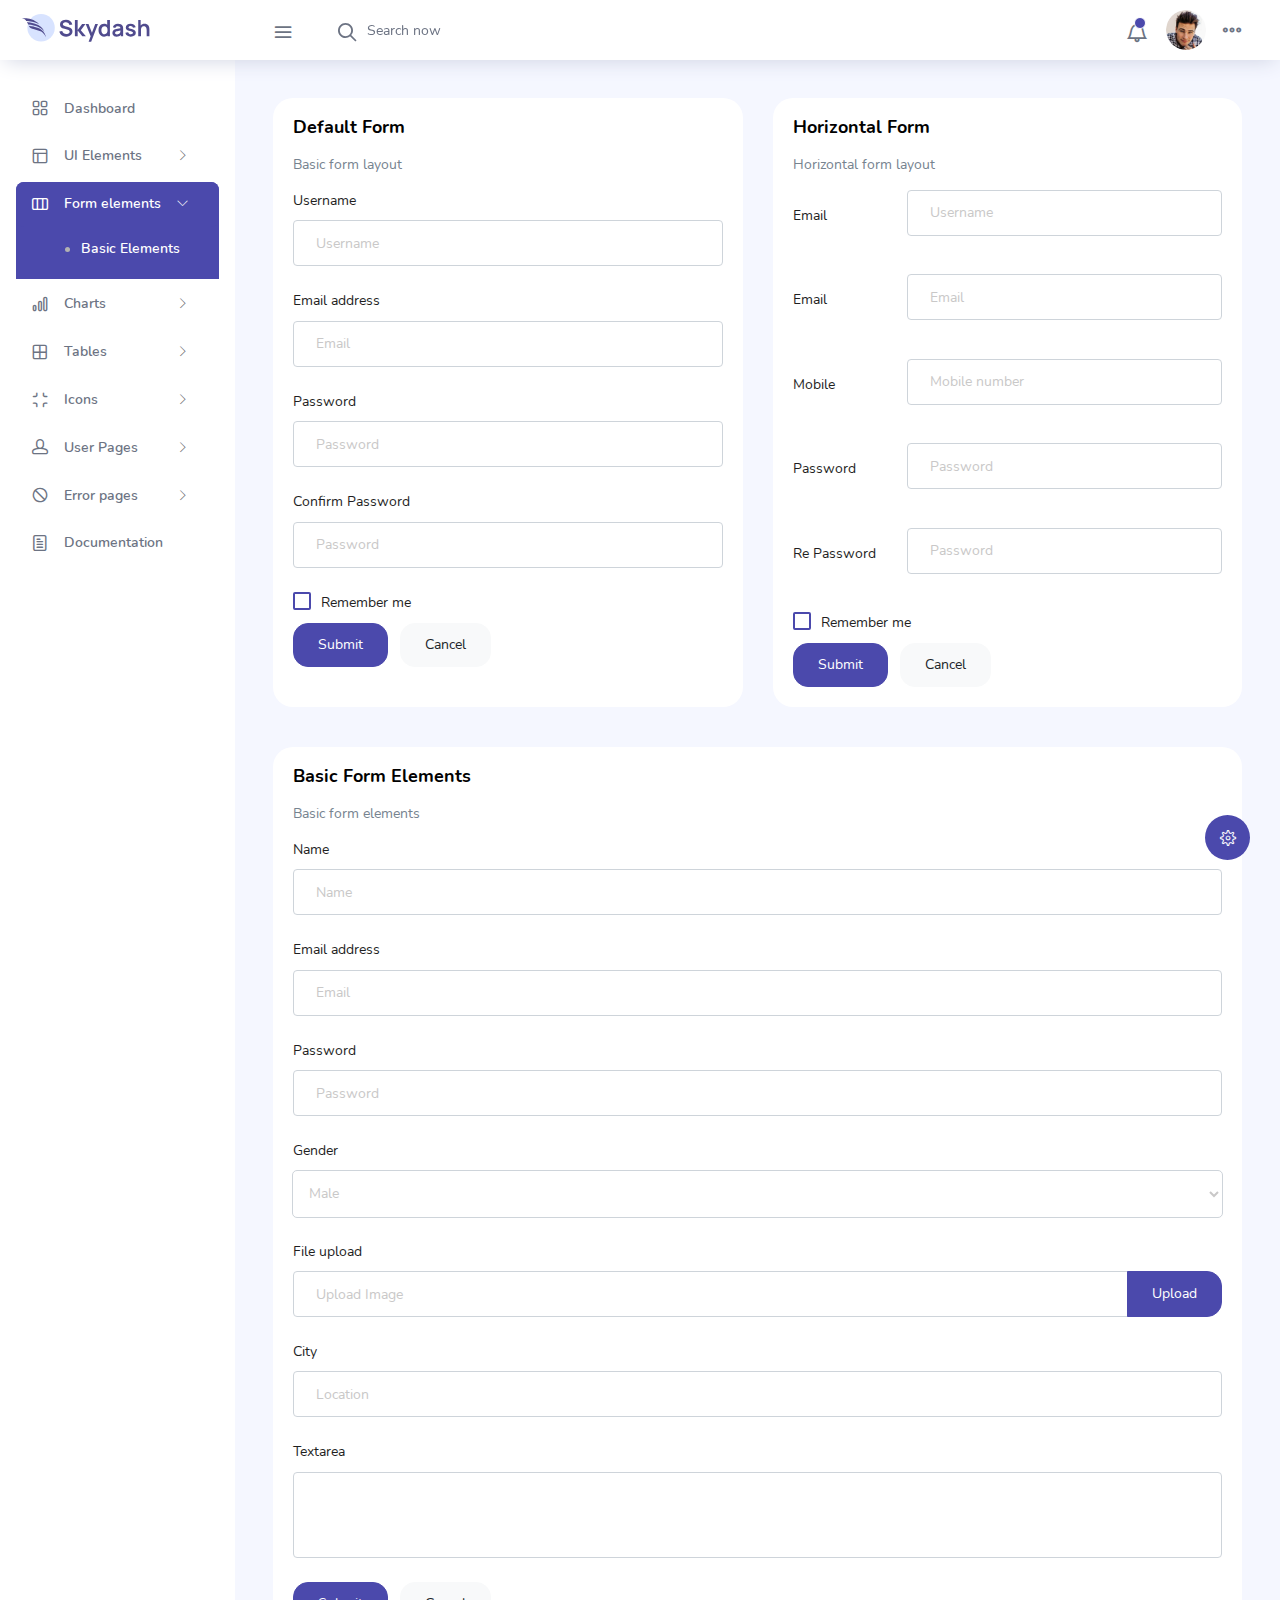
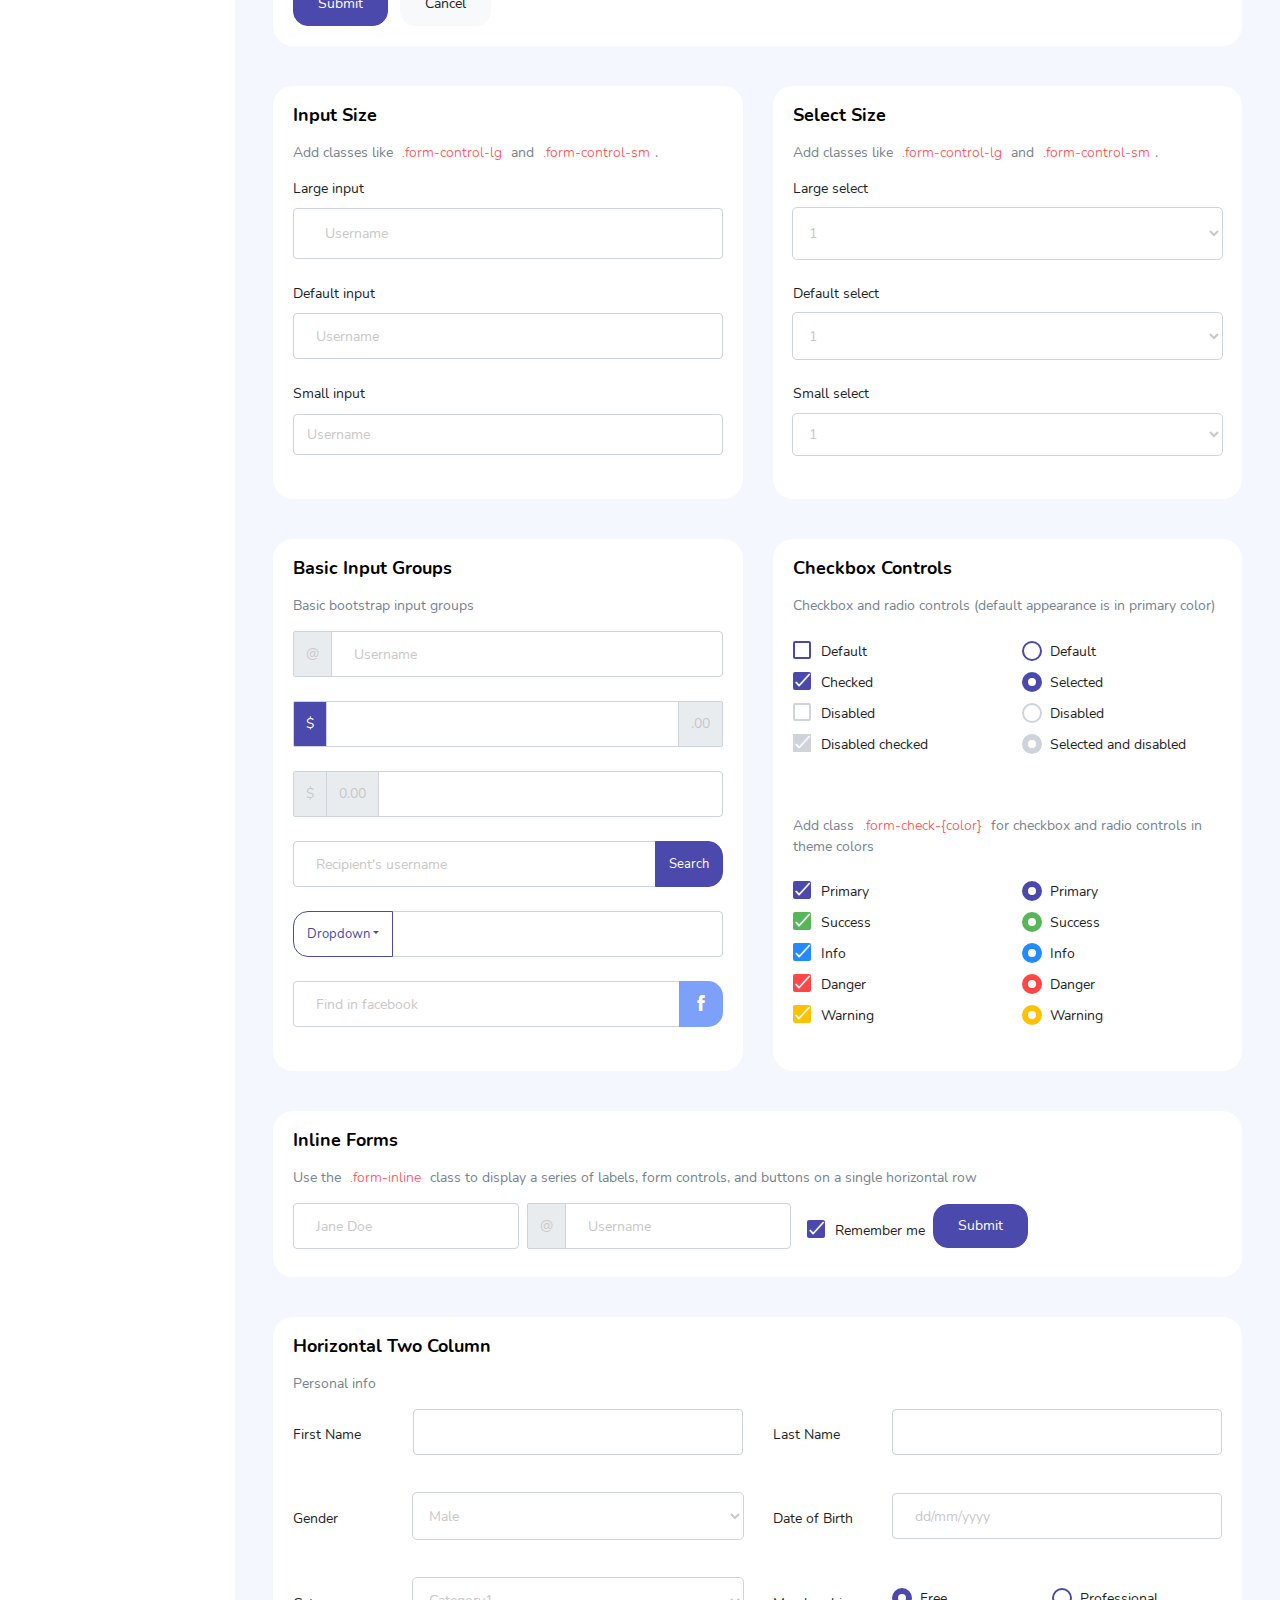
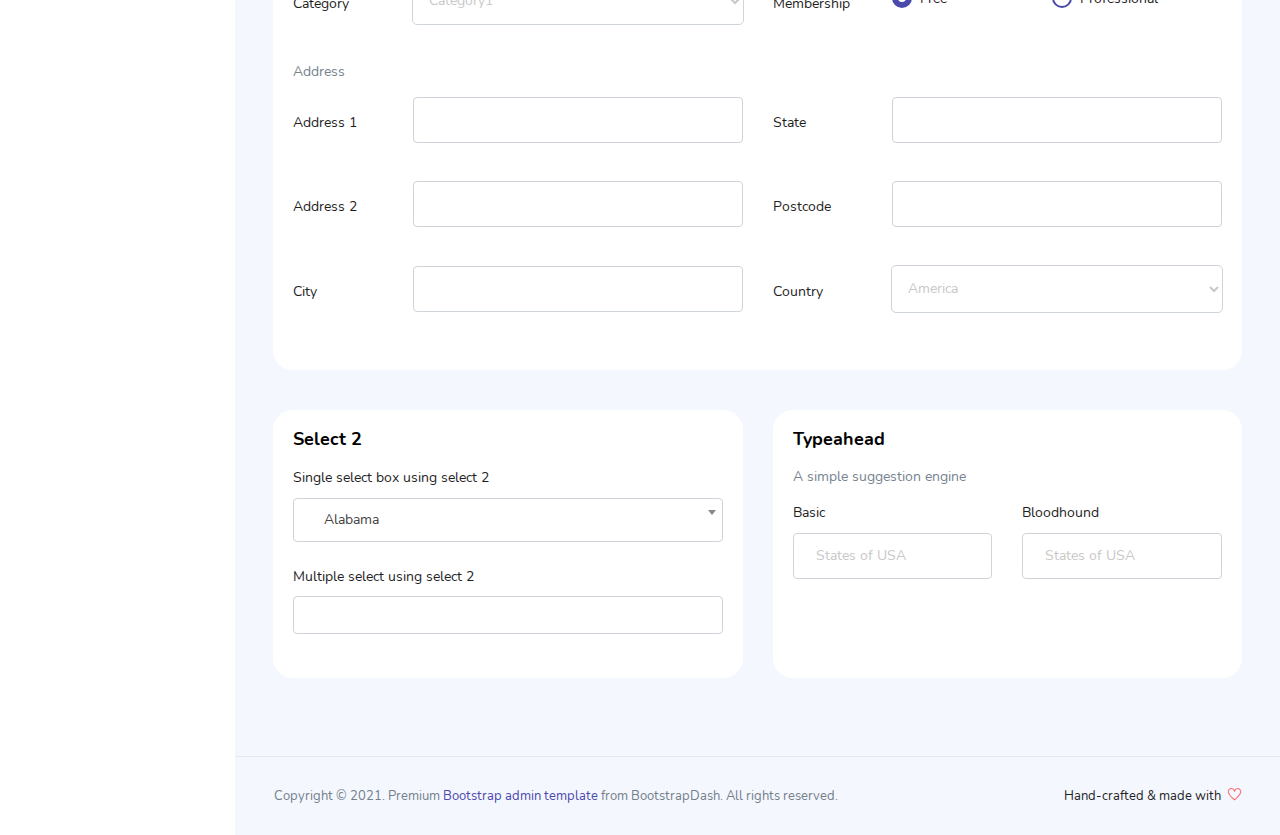
<file: pages/forms/basic_elements.html>
<!DOCTYPE html>
<html lang="en">

<head>
  <!-- Required meta tags -->
  <meta charset="utf-8">
  <meta name="viewport" content="width=device-width, initial-scale=1, shrink-to-fit=no">
  <title>Skydash Admin</title>
  <!-- plugins:css -->
  <link rel="stylesheet" href="../../vendors/feather/feather.css">
  <link rel="stylesheet" href="../../vendors/ti-icons/css/themify-icons.css">
  <link rel="stylesheet" href="../../vendors/css/vendor.bundle.base.css">
  <!-- endinject -->
  <!-- Plugin css for this page -->
  <link rel="stylesheet" href="../../vendors/select2/select2.min.css">
  <link rel="stylesheet" href="../../vendors/select2-bootstrap-theme/select2-bootstrap.min.css">
  <!-- End plugin css for this page -->
  <!-- inject:css -->
  <link rel="stylesheet" href="../../css/vertical-layout-light/style.css">
  <!-- endinject -->
  <link rel="shortcut icon" href="../../images/favicon.png" />
</head>

<body>
  <div class="container-scroller">
    <!-- partial:../../partials/_navbar.html -->
    <nav class="navbar col-lg-12 col-12 p-0 fixed-top d-flex flex-row">
      <div class="text-center navbar-brand-wrapper d-flex align-items-center justify-content-center">
        <a class="navbar-brand brand-logo mr-5" href="../../index.html"><img src="../../images/logo.svg" class="mr-2" alt="logo"/></a>
        <a class="navbar-brand brand-logo-mini" href="../../index.html"><img src="../../images/logo-mini.svg" alt="logo"/></a>
      </div>
      <div class="navbar-menu-wrapper d-flex align-items-center justify-content-end">
        <button class="navbar-toggler navbar-toggler align-self-center" type="button" data-toggle="minimize">
          <span class="icon-menu"></span>
        </button>
        <ul class="navbar-nav mr-lg-2">
          <li class="nav-item nav-search d-none d-lg-block">
            <div class="input-group">
              <div class="input-group-prepend hover-cursor" id="navbar-search-icon">
                <span class="input-group-text" id="search">
                  <i class="icon-search"></i>
                </span>
              </div>
              <input type="text" class="form-control" id="navbar-search-input" placeholder="Search now" aria-label="search" aria-describedby="search">
            </div>
          </li>
        </ul>
        <ul class="navbar-nav navbar-nav-right">
          <li class="nav-item dropdown">
            <a class="nav-link count-indicator dropdown-toggle" id="notificationDropdown" href="#" data-toggle="dropdown">
              <i class="icon-bell mx-0"></i>
              <span class="count"></span>
            </a>
            <div class="dropdown-menu dropdown-menu-right navbar-dropdown preview-list" aria-labelledby="notificationDropdown">
              <p class="mb-0 font-weight-normal float-left dropdown-header">Notifications</p>
              <a class="dropdown-item preview-item">
                <div class="preview-thumbnail">
                  <div class="preview-icon bg-success">
                    <i class="ti-info-alt mx-0"></i>
                  </div>
                </div>
                <div class="preview-item-content">
                  <h6 class="preview-subject font-weight-normal">Application Error</h6>
                  <p class="font-weight-light small-text mb-0 text-muted">
                    Just now
                  </p>
                </div>
              </a>
              <a class="dropdown-item preview-item">
                <div class="preview-thumbnail">
                  <div class="preview-icon bg-warning">
                    <i class="ti-settings mx-0"></i>
                  </div>
                </div>
                <div class="preview-item-content">
                  <h6 class="preview-subject font-weight-normal">Settings</h6>
                  <p class="font-weight-light small-text mb-0 text-muted">
                    Private message
                  </p>
                </div>
              </a>
              <a class="dropdown-item preview-item">
                <div class="preview-thumbnail">
                  <div class="preview-icon bg-info">
                    <i class="ti-user mx-0"></i>
                  </div>
                </div>
                <div class="preview-item-content">
                  <h6 class="preview-subject font-weight-normal">New user registration</h6>
                  <p class="font-weight-light small-text mb-0 text-muted">
                    2 days ago
                  </p>
                </div>
              </a>
            </div>
          </li>
          <li class="nav-item nav-profile dropdown">
            <a class="nav-link dropdown-toggle" href="#" data-toggle="dropdown" id="profileDropdown">
              <img src="../../images/faces/face28.jpg" alt="profile"/>
            </a>
            <div class="dropdown-menu dropdown-menu-right navbar-dropdown" aria-labelledby="profileDropdown">
              <a class="dropdown-item">
                <i class="ti-settings text-primary"></i>
                Settings
              </a>
              <a class="dropdown-item">
                <i class="ti-power-off text-primary"></i>
                Logout
              </a>
            </div>
          </li>
          <li class="nav-item nav-settings d-none d-lg-flex">
            <a class="nav-link" href="#">
              <i class="icon-ellipsis"></i>
            </a>
          </li>
        </ul>
        <button class="navbar-toggler navbar-toggler-right d-lg-none align-self-center" type="button" data-toggle="offcanvas">
          <span class="icon-menu"></span>
        </button>
      </div>
    </nav>
    <!-- partial -->
    <div class="container-fluid page-body-wrapper">
      <!-- partial:../../partials/_settings-panel.html -->
      <div class="theme-setting-wrapper">
        <div id="settings-trigger"><i class="ti-settings"></i></div>
        <div id="theme-settings" class="settings-panel">
          <i class="settings-close ti-close"></i>
          <p class="settings-heading">SIDEBAR SKINS</p>
          <div class="sidebar-bg-options selected" id="sidebar-light-theme"><div class="img-ss rounded-circle bg-light border mr-3"></div>Light</div>
          <div class="sidebar-bg-options" id="sidebar-dark-theme"><div class="img-ss rounded-circle bg-dark border mr-3"></div>Dark</div>
          <p class="settings-heading mt-2">HEADER SKINS</p>
          <div class="color-tiles mx-0 px-4">
            <div class="tiles success"></div>
            <div class="tiles warning"></div>
            <div class="tiles danger"></div>
            <div class="tiles info"></div>
            <div class="tiles dark"></div>
            <div class="tiles default"></div>
          </div>
        </div>
      </div>
      <div id="right-sidebar" class="settings-panel">
        <i class="settings-close ti-close"></i>
        <ul class="nav nav-tabs border-top" id="setting-panel" role="tablist">
          <li class="nav-item">
            <a class="nav-link active" id="todo-tab" data-toggle="tab" href="#todo-section" role="tab" aria-controls="todo-section" aria-expanded="true">TO DO LIST</a>
          </li>
          <li class="nav-item">
            <a class="nav-link" id="chats-tab" data-toggle="tab" href="#chats-section" role="tab" aria-controls="chats-section">CHATS</a>
          </li>
        </ul>
        <div class="tab-content" id="setting-content">
          <div class="tab-pane fade show active scroll-wrapper" id="todo-section" role="tabpanel" aria-labelledby="todo-section">
            <div class="add-items d-flex px-3 mb-0">
              <form class="form w-100">
                <div class="form-group d-flex">
                  <input type="text" class="form-control todo-list-input" placeholder="Add To-do">
                  <button type="submit" class="add btn btn-primary todo-list-add-btn" id="add-task">Add</button>
                </div>
              </form>
            </div>
            <div class="list-wrapper px-3">
              <ul class="d-flex flex-column-reverse todo-list">
                <li>
                  <div class="form-check">
                    <label class="form-check-label">
                      <input class="checkbox" type="checkbox">
                      Team review meeting at 3.00 PM
                    </label>
                  </div>
                  <i class="remove ti-close"></i>
                </li>
                <li>
                  <div class="form-check">
                    <label class="form-check-label">
                      <input class="checkbox" type="checkbox">
                      Prepare for presentation
                    </label>
                  </div>
                  <i class="remove ti-close"></i>
                </li>
                <li>
                  <div class="form-check">
                    <label class="form-check-label">
                      <input class="checkbox" type="checkbox">
                      Resolve all the low priority tickets due today
                    </label>
                  </div>
                  <i class="remove ti-close"></i>
                </li>
                <li class="completed">
                  <div class="form-check">
                    <label class="form-check-label">
                      <input class="checkbox" type="checkbox" checked>
                      Schedule meeting for next week
                    </label>
                  </div>
                  <i class="remove ti-close"></i>
                </li>
                <li class="completed">
                  <div class="form-check">
                    <label class="form-check-label">
                      <input class="checkbox" type="checkbox" checked>
                      Project review
                    </label>
                  </div>
                  <i class="remove ti-close"></i>
                </li>
              </ul>
            </div>
            <h4 class="px-3 text-muted mt-5 font-weight-light mb-0">Events</h4>
            <div class="events pt-4 px-3">
              <div class="wrapper d-flex mb-2">
                <i class="ti-control-record text-primary mr-2"></i>
                <span>Feb 11 2018</span>
              </div>
              <p class="mb-0 font-weight-thin text-gray">Creating component page build a js</p>
              <p class="text-gray mb-0">The total number of sessions</p>
            </div>
            <div class="events pt-4 px-3">
              <div class="wrapper d-flex mb-2">
                <i class="ti-control-record text-primary mr-2"></i>
                <span>Feb 7 2018</span>
              </div>
              <p class="mb-0 font-weight-thin text-gray">Meeting with Alisa</p>
              <p class="text-gray mb-0 ">Call Sarah Graves</p>
            </div>
          </div>
          <!-- To do section tab ends -->
          <div class="tab-pane fade" id="chats-section" role="tabpanel" aria-labelledby="chats-section">
            <div class="d-flex align-items-center justify-content-between border-bottom">
              <p class="settings-heading border-top-0 mb-3 pl-3 pt-0 border-bottom-0 pb-0">Friends</p>
              <small class="settings-heading border-top-0 mb-3 pt-0 border-bottom-0 pb-0 pr-3 font-weight-normal">See All</small>
            </div>
            <ul class="chat-list">
              <li class="list active">
                <div class="profile"><img src="../../images/faces/face1.jpg" alt="image"><span class="online"></span></div>
                <div class="info">
                  <p>Thomas Douglas</p>
                  <p>Available</p>
                </div>
                <small class="text-muted my-auto">19 min</small>
              </li>
              <li class="list">
                <div class="profile"><img src="../../images/faces/face2.jpg" alt="image"><span class="offline"></span></div>
                <div class="info">
                  <div class="wrapper d-flex">
                    <p>Catherine</p>
                  </div>
                  <p>Away</p>
                </div>
                <div class="badge badge-success badge-pill my-auto mx-2">4</div>
                <small class="text-muted my-auto">23 min</small>
              </li>
              <li class="list">
                <div class="profile"><img src="../../images/faces/face3.jpg" alt="image"><span class="online"></span></div>
                <div class="info">
                  <p>Daniel Russell</p>
                  <p>Available</p>
                </div>
                <small class="text-muted my-auto">14 min</small>
              </li>
              <li class="list">
                <div class="profile"><img src="../../images/faces/face4.jpg" alt="image"><span class="offline"></span></div>
                <div class="info">
                  <p>James Richardson</p>
                  <p>Away</p>
                </div>
                <small class="text-muted my-auto">2 min</small>
              </li>
              <li class="list">
                <div class="profile"><img src="../../images/faces/face5.jpg" alt="image"><span class="online"></span></div>
                <div class="info">
                  <p>Madeline Kennedy</p>
                  <p>Available</p>
                </div>
                <small class="text-muted my-auto">5 min</small>
              </li>
              <li class="list">
                <div class="profile"><img src="../../images/faces/face6.jpg" alt="image"><span class="online"></span></div>
                <div class="info">
                  <p>Sarah Graves</p>
                  <p>Available</p>
                </div>
                <small class="text-muted my-auto">47 min</small>
              </li>
            </ul>
          </div>
          <!-- chat tab ends -->
        </div>
      </div>
      <!-- partial -->
      <!-- partial:../../partials/_sidebar.html -->
      <nav class="sidebar sidebar-offcanvas" id="sidebar">
        <ul class="nav">
          <li class="nav-item">
            <a class="nav-link" href="../../index.html">
              <i class="icon-grid menu-icon"></i>
              <span class="menu-title">Dashboard</span>
            </a>
          </li>
          <li class="nav-item">
            <a class="nav-link" data-toggle="collapse" href="#ui-basic" aria-expanded="false" aria-controls="ui-basic">
              <i class="icon-layout menu-icon"></i>
              <span class="menu-title">UI Elements</span>
              <i class="menu-arrow"></i>
            </a>
            <div class="collapse" id="ui-basic">
              <ul class="nav flex-column sub-menu">
                <li class="nav-item"> <a class="nav-link" href="../../pages/ui-features/buttons.html">Buttons</a></li>
                <li class="nav-item"> <a class="nav-link" href="../../pages/ui-features/dropdowns.html">Dropdowns</a></li>
                <li class="nav-item"> <a class="nav-link" href="../../pages/ui-features/typography.html">Typography</a></li>
              </ul>
            </div>
          </li>
          <li class="nav-item">
            <a class="nav-link" data-toggle="collapse" href="#form-elements" aria-expanded="false" aria-controls="form-elements">
              <i class="icon-columns menu-icon"></i>
              <span class="menu-title">Form elements</span>
              <i class="menu-arrow"></i>
            </a>
            <div class="collapse" id="form-elements">
              <ul class="nav flex-column sub-menu">
                <li class="nav-item"><a class="nav-link" href="../../pages/forms/basic_elements.html">Basic Elements</a></li>
              </ul>
            </div>
          </li>
          <li class="nav-item">
            <a class="nav-link" data-toggle="collapse" href="#charts" aria-expanded="false" aria-controls="charts">
              <i class="icon-bar-graph menu-icon"></i>
              <span class="menu-title">Charts</span>
              <i class="menu-arrow"></i>
            </a>
            <div class="collapse" id="charts">
              <ul class="nav flex-column sub-menu">
                <li class="nav-item"> <a class="nav-link" href="../../pages/charts/chartjs.html">ChartJs</a></li>
              </ul>
            </div>
          </li>
          <li class="nav-item">
            <a class="nav-link" data-toggle="collapse" href="#tables" aria-expanded="false" aria-controls="tables">
              <i class="icon-grid-2 menu-icon"></i>
              <span class="menu-title">Tables</span>
              <i class="menu-arrow"></i>
            </a>
            <div class="collapse" id="tables">
              <ul class="nav flex-column sub-menu">
                <li class="nav-item"> <a class="nav-link" href="../../pages/tables/basic-table.html">Basic table</a></li>
              </ul>
            </div>
          </li>
          <li class="nav-item">
            <a class="nav-link" data-toggle="collapse" href="#icons" aria-expanded="false" aria-controls="icons">
              <i class="icon-contract menu-icon"></i>
              <span class="menu-title">Icons</span>
              <i class="menu-arrow"></i>
            </a>
            <div class="collapse" id="icons">
              <ul class="nav flex-column sub-menu">
                <li class="nav-item"> <a class="nav-link" href="../../pages/icons/mdi.html">Mdi icons</a></li>
              </ul>
            </div>
          </li>
          <li class="nav-item">
            <a class="nav-link" data-toggle="collapse" href="#auth" aria-expanded="false" aria-controls="auth">
              <i class="icon-head menu-icon"></i>
              <span class="menu-title">User Pages</span>
              <i class="menu-arrow"></i>
            </a>
            <div class="collapse" id="auth">
              <ul class="nav flex-column sub-menu">
                <li class="nav-item"> <a class="nav-link" href="../../pages/samples/login.html"> Login </a></li>
                <li class="nav-item"> <a class="nav-link" href="../../pages/samples/register.html"> Register </a></li>
              </ul>
            </div>
          </li>
          <li class="nav-item">
            <a class="nav-link" data-toggle="collapse" href="#error" aria-expanded="false" aria-controls="error">
              <i class="icon-ban menu-icon"></i>
              <span class="menu-title">Error pages</span>
              <i class="menu-arrow"></i>
            </a>
            <div class="collapse" id="error">
              <ul class="nav flex-column sub-menu">
                <li class="nav-item"> <a class="nav-link" href="../../pages/samples/error-404.html"> 404 </a></li>
                <li class="nav-item"> <a class="nav-link" href="../../pages/samples/error-500.html"> 500 </a></li>
              </ul>
            </div>
          </li>
          <li class="nav-item">
            <a class="nav-link" href="../../pages/documentation/documentation.html">
              <i class="icon-paper menu-icon"></i>
              <span class="menu-title">Documentation</span>
            </a>
          </li>
        </ul>
      </nav>
      <!-- partial -->
      <div class="main-panel">        
        <div class="content-wrapper">
          <div class="row">
            <div class="col-md-6 grid-margin stretch-card">
              <div class="card">
                <div class="card-body">
                  <h4 class="card-title">Default form</h4>
                  <p class="card-description">
                    Basic form layout
                  </p>
                  <form class="forms-sample">
                    <div class="form-group">
                      <label for="exampleInputUsername1">Username</label>
                      <input type="text" class="form-control" id="exampleInputUsername1" placeholder="Username">
                    </div>
                    <div class="form-group">
                      <label for="exampleInputEmail1">Email address</label>
                      <input type="email" class="form-control" id="exampleInputEmail1" placeholder="Email">
                    </div>
                    <div class="form-group">
                      <label for="exampleInputPassword1">Password</label>
                      <input type="password" class="form-control" id="exampleInputPassword1" placeholder="Password">
                    </div>
                    <div class="form-group">
                      <label for="exampleInputConfirmPassword1">Confirm Password</label>
                      <input type="password" class="form-control" id="exampleInputConfirmPassword1" placeholder="Password">
                    </div>
                    <div class="form-check form-check-flat form-check-primary">
                      <label class="form-check-label">
                        <input type="checkbox" class="form-check-input">
                        Remember me
                      </label>
                    </div>
                    <button type="submit" class="btn btn-primary mr-2">Submit</button>
                    <button class="btn btn-light">Cancel</button>
                  </form>
                </div>
              </div>
            </div>
            <div class="col-md-6 grid-margin stretch-card">
              <div class="card">
                <div class="card-body">
                  <h4 class="card-title">Horizontal Form</h4>
                  <p class="card-description">
                    Horizontal form layout
                  </p>
                  <form class="forms-sample">
                    <div class="form-group row">
                      <label for="exampleInputUsername2" class="col-sm-3 col-form-label">Email</label>
                      <div class="col-sm-9">
                        <input type="text" class="form-control" id="exampleInputUsername2" placeholder="Username">
                      </div>
                    </div>
                    <div class="form-group row">
                      <label for="exampleInputEmail2" class="col-sm-3 col-form-label">Email</label>
                      <div class="col-sm-9">
                        <input type="email" class="form-control" id="exampleInputEmail2" placeholder="Email">
                      </div>
                    </div>
                    <div class="form-group row">
                      <label for="exampleInputMobile" class="col-sm-3 col-form-label">Mobile</label>
                      <div class="col-sm-9">
                        <input type="text" class="form-control" id="exampleInputMobile" placeholder="Mobile number">
                      </div>
                    </div>
                    <div class="form-group row">
                      <label for="exampleInputPassword2" class="col-sm-3 col-form-label">Password</label>
                      <div class="col-sm-9">
                        <input type="password" class="form-control" id="exampleInputPassword2" placeholder="Password">
                      </div>
                    </div>
                    <div class="form-group row">
                      <label for="exampleInputConfirmPassword2" class="col-sm-3 col-form-label">Re Password</label>
                      <div class="col-sm-9">
                        <input type="password" class="form-control" id="exampleInputConfirmPassword2" placeholder="Password">
                      </div>
                    </div>
                    <div class="form-check form-check-flat form-check-primary">
                      <label class="form-check-label">
                        <input type="checkbox" class="form-check-input">
                        Remember me
                      </label>
                    </div>
                    <button type="submit" class="btn btn-primary mr-2">Submit</button>
                    <button class="btn btn-light">Cancel</button>
                  </form>
                </div>
              </div>
            </div>
            <div class="col-12 grid-margin stretch-card">
              <div class="card">
                <div class="card-body">
                  <h4 class="card-title">Basic form elements</h4>
                  <p class="card-description">
                    Basic form elements
                  </p>
                  <form class="forms-sample">
                    <div class="form-group">
                      <label for="exampleInputName1">Name</label>
                      <input type="text" class="form-control" id="exampleInputName1" placeholder="Name">
                    </div>
                    <div class="form-group">
                      <label for="exampleInputEmail3">Email address</label>
                      <input type="email" class="form-control" id="exampleInputEmail3" placeholder="Email">
                    </div>
                    <div class="form-group">
                      <label for="exampleInputPassword4">Password</label>
                      <input type="password" class="form-control" id="exampleInputPassword4" placeholder="Password">
                    </div>
                    <div class="form-group">
                      <label for="exampleSelectGender">Gender</label>
                        <select class="form-control" id="exampleSelectGender">
                          <option>Male</option>
                          <option>Female</option>
                        </select>
                      </div>
                    <div class="form-group">
                      <label>File upload</label>
                      <input type="file" name="img[]" class="file-upload-default">
                      <div class="input-group col-xs-12">
                        <input type="text" class="form-control file-upload-info" disabled placeholder="Upload Image">
                        <span class="input-group-append">
                          <button class="file-upload-browse btn btn-primary" type="button">Upload</button>
                        </span>
                      </div>
                    </div>
                    <div class="form-group">
                      <label for="exampleInputCity1">City</label>
                      <input type="text" class="form-control" id="exampleInputCity1" placeholder="Location">
                    </div>
                    <div class="form-group">
                      <label for="exampleTextarea1">Textarea</label>
                      <textarea class="form-control" id="exampleTextarea1" rows="4"></textarea>
                    </div>
                    <button type="submit" class="btn btn-primary mr-2">Submit</button>
                    <button class="btn btn-light">Cancel</button>
                  </form>
                </div>
              </div>
            </div>
            <div class="col-md-6 grid-margin stretch-card">
              <div class="card">
                <div class="card-body">
                  <h4 class="card-title">Input size</h4>
                  <p class="card-description">
                    Add classes like <code>.form-control-lg</code> and <code>.form-control-sm</code>.
                  </p>
                  <div class="form-group">
                    <label>Large input</label>
                    <input type="text" class="form-control form-control-lg" placeholder="Username" aria-label="Username">
                  </div>
                  <div class="form-group">
                    <label>Default input</label>
                    <input type="text" class="form-control" placeholder="Username" aria-label="Username">
                  </div>
                  <div class="form-group">
                    <label>Small input</label>
                    <input type="text" class="form-control form-control-sm" placeholder="Username" aria-label="Username">
                  </div>
                </div>
              </div>
            </div>
            <div class="col-md-6 grid-margin stretch-card">
              <div class="card">
                <div class="card-body">
                  <h4 class="card-title">Select size</h4>
                  <p class="card-description">
                    Add classes like <code>.form-control-lg</code> and <code>.form-control-sm</code>.                    
                  </p>
                  <div class="form-group">
                    <label for="exampleFormControlSelect1">Large select</label>
                    <select class="form-control form-control-lg" id="exampleFormControlSelect1">
                      <option>1</option>
                      <option>2</option>
                      <option>3</option>
                      <option>4</option>
                      <option>5</option>
                    </select>
                  </div>
                  <div class="form-group">
                    <label for="exampleFormControlSelect2">Default select</label>
                    <select class="form-control" id="exampleFormControlSelect2">
                      <option>1</option>
                      <option>2</option>
                      <option>3</option>
                      <option>4</option>
                      <option>5</option>
                    </select>
                  </div>
                  <div class="form-group">
                    <label for="exampleFormControlSelect3">Small select</label>
                    <select class="form-control form-control-sm" id="exampleFormControlSelect3">
                      <option>1</option>
                      <option>2</option>
                      <option>3</option>
                      <option>4</option>
                      <option>5</option>
                    </select>
                  </div>
                </div>
              </div>
            </div>
            <div class="col-md-6 grid-margin stretch-card">
              <div class="card">
                <div class="card-body">
                  <h4 class="card-title">Basic input groups</h4>
                  <p class="card-description">
                    Basic bootstrap input groups
                  </p>
                  <div class="form-group">
                    <div class="input-group">
                      <div class="input-group-prepend">
                        <span class="input-group-text">@</span>
                      </div>
                      <input type="text" class="form-control" placeholder="Username" aria-label="Username">
                    </div>
                  </div>
                  <div class="form-group">
                    <div class="input-group">
                      <div class="input-group-prepend">
                        <span class="input-group-text bg-primary text-white">$</span>
                      </div>
                      <input type="text" class="form-control" aria-label="Amount (to the nearest dollar)">
                      <div class="input-group-append">
                        <span class="input-group-text">.00</span>
                      </div>
                    </div>
                  </div>
                  <div class="form-group">
                    <div class="input-group">
                      <div class="input-group-prepend">
                        <span class="input-group-text">$</span>
                      </div>
                      <div class="input-group-prepend">
                        <span class="input-group-text">0.00</span>
                      </div>
                      <input type="text" class="form-control" aria-label="Amount (to the nearest dollar)">
                    </div>
                  </div>
                  <div class="form-group">
                    <div class="input-group">
                      <input type="text" class="form-control" placeholder="Recipient's username" aria-label="Recipient's username">
                      <div class="input-group-append">
                        <button class="btn btn-sm btn-primary" type="button">Search</button>
                      </div>
                    </div>
                  </div>
                  <div class="form-group">
                    <div class="input-group">
                      <div class="input-group-prepend">
                        <button class="btn btn-sm btn-outline-primary dropdown-toggle" type="button" data-toggle="dropdown" aria-haspopup="true" aria-expanded="false">Dropdown</button>
                        <div class="dropdown-menu">
                          <a class="dropdown-item" href="#">Action</a>
                          <a class="dropdown-item" href="#">Another action</a>
                          <a class="dropdown-item" href="#">Something else here</a>
                          <div role="separator" class="dropdown-divider"></div>
                          <a class="dropdown-item" href="#">Separated link</a>
                        </div>
                      </div>
                      <input type="text" class="form-control" aria-label="Text input with dropdown button">
                    </div>
                  </div>
                  <div class="form-group">
                    <div class="input-group">
                      <input type="text" class="form-control" placeholder="Find in facebook" aria-label="Recipient's username">
                      <div class="input-group-append">
                        <button class="btn btn-sm btn-facebook" type="button">
                          <i class="ti-facebook"></i>
                        </button>
                      </div>
                    </div>
                  </div>
                </div>
              </div>
            </div>
            <div class="col-md-6 grid-margin stretch-card">
              <div class="card">
                <div class="card-body">
                  <h4 class="card-title">Checkbox Controls</h4>
                  <p class="card-description">Checkbox and radio controls (default appearance is in primary color)</p>
                  <form>
                    <div class="row">
                      <div class="col-md-6">
                        <div class="form-group">
                          <div class="form-check">
                            <label class="form-check-label">
                              <input type="checkbox" class="form-check-input">
                              Default
                            </label>
                          </div>
                          <div class="form-check">
                            <label class="form-check-label">
                              <input type="checkbox" class="form-check-input" checked>
                              Checked
                            </label>
                          </div>
                          <div class="form-check">
                            <label class="form-check-label">
                              <input type="checkbox" class="form-check-input" disabled>
                              Disabled
                            </label>
                          </div>
                          <div class="form-check">
                            <label class="form-check-label">
                              <input type="checkbox" class="form-check-input" disabled checked>
                              Disabled checked
                            </label>
                          </div>
                        </div>
                      </div>
                      <div class="col-md-6">
                        <div class="form-group">
                          <div class="form-check">
                            <label class="form-check-label">
                              <input type="radio" class="form-check-input" name="optionsRadios" id="optionsRadios1" value="">
                              Default
                            </label>
                          </div>
                          <div class="form-check">
                            <label class="form-check-label">
                              <input type="radio" class="form-check-input" name="optionsRadios" id="optionsRadios2" value="option2" checked>
                              Selected
                            </label>
                          </div>
                          <div class="form-check">
                            <label class="form-check-label">
                              <input type="radio" class="form-check-input" name="optionsRadios2" id="optionsRadios3" value="option3" disabled>
                              Disabled
                            </label>
                          </div>
                          <div class="form-check">
                            <label class="form-check-label">
                              <input type="radio" class="form-check-input" name="optionsRadio2" id="optionsRadios4" value="option4" disabled checked>
                              Selected and disabled
                            </label>
                          </div>
                        </div>
                      </div>
                    </div>
                  </form>
                </div>
                <div class="card-body">
                  <p class="card-description">Add class <code>.form-check-{color}</code> for checkbox and radio controls in theme colors</p>
                  <form>
                    <div class="row">
                      <div class="col-md-6">
                        <div class="form-group">
                          <div class="form-check form-check-primary">
                            <label class="form-check-label">
                              <input type="checkbox" class="form-check-input" checked>
                              Primary
                            </label>
                          </div>
                          <div class="form-check form-check-success">
                            <label class="form-check-label">
                              <input type="checkbox" class="form-check-input" checked>
                              Success
                            </label>
                          </div>
                          <div class="form-check form-check-info">
                            <label class="form-check-label">
                              <input type="checkbox" class="form-check-input" checked>
                              Info
                            </label>
                          </div>
                          <div class="form-check form-check-danger">
                            <label class="form-check-label">
                              <input type="checkbox" class="form-check-input" checked>
                              Danger
                            </label>
                          </div>
                          <div class="form-check form-check-warning">
                            <label class="form-check-label">
                              <input type="checkbox" class="form-check-input" checked>
                              Warning
                            </label>
                          </div>
                        </div>
                      </div>
                      <div class="col-md-6">
                        <div class="form-group">
                          <div class="form-check form-check-primary">
                            <label class="form-check-label">
                              <input type="radio" class="form-check-input" name="ExampleRadio1" id="ExampleRadio1" checked>
                              Primary
                            </label>
                          </div>
                          <div class="form-check form-check-success">
                            <label class="form-check-label">
                              <input type="radio" class="form-check-input" name="ExampleRadio2" id="ExampleRadio2" checked>
                              Success
                            </label>
                          </div>
                          <div class="form-check form-check-info">
                            <label class="form-check-label">
                              <input type="radio" class="form-check-input" name="ExampleRadio3" id="ExampleRadio3" checked>
                              Info
                            </label>
                          </div>
                          <div class="form-check form-check-danger">
                            <label class="form-check-label">
                              <input type="radio" class="form-check-input" name="ExampleRadio4" id="ExampleRadio4" checked>
                              Danger
                            </label>
                          </div>
                          <div class="form-check form-check-warning">
                            <label class="form-check-label">
                              <input type="radio" class="form-check-input" name="ExampleRadio5" id="ExampleRadio5" checked>
                              Warning
                            </label>
                          </div>
                        </div>
                      </div>
                    </div>
                  </form>
                </div>
              </div>
            </div>
            <div class="col-12 grid-margin stretch-card">
              <div class="card">
                <div class="card-body">
                  <h4 class="card-title">Inline forms</h4>
                  <p class="card-description">
                    Use the <code>.form-inline</code> class to display a series of labels, form controls, and buttons on a single horizontal row
                  </p>
                  <form class="form-inline">
                    <label class="sr-only" for="inlineFormInputName2">Name</label>
                    <input type="text" class="form-control mb-2 mr-sm-2" id="inlineFormInputName2" placeholder="Jane Doe">
                  
                    <label class="sr-only" for="inlineFormInputGroupUsername2">Username</label>
                    <div class="input-group mb-2 mr-sm-2">
                      <div class="input-group-prepend">
                        <div class="input-group-text">@</div>
                      </div>
                      <input type="text" class="form-control" id="inlineFormInputGroupUsername2" placeholder="Username">
                    </div>
                    <div class="form-check mx-sm-2">
                      <label class="form-check-label">
                        <input type="checkbox" class="form-check-input" checked>
                        Remember me
                      </label>
                    </div>
                    <button type="submit" class="btn btn-primary mb-2">Submit</button>
                  </form>
                </div>
              </div>
            </div>
            <div class="col-12 grid-margin">
              <div class="card">
                <div class="card-body">
                  <h4 class="card-title">Horizontal Two column</h4>
                  <form class="form-sample">
                    <p class="card-description">
                      Personal info
                    </p>
                    <div class="row">
                      <div class="col-md-6">
                        <div class="form-group row">
                          <label class="col-sm-3 col-form-label">First Name</label>
                          <div class="col-sm-9">
                            <input type="text" class="form-control" />
                          </div>
                        </div>
                      </div>
                      <div class="col-md-6">
                        <div class="form-group row">
                          <label class="col-sm-3 col-form-label">Last Name</label>
                          <div class="col-sm-9">
                            <input type="text" class="form-control" />
                          </div>
                        </div>
                      </div>
                    </div>
                    <div class="row">
                      <div class="col-md-6">
                        <div class="form-group row">
                          <label class="col-sm-3 col-form-label">Gender</label>
                          <div class="col-sm-9">
                            <select class="form-control">
                              <option>Male</option>
                              <option>Female</option>
                            </select>
                          </div>
                        </div>
                      </div>
                      <div class="col-md-6">
                        <div class="form-group row">
                          <label class="col-sm-3 col-form-label">Date of Birth</label>
                          <div class="col-sm-9">
                            <input class="form-control" placeholder="dd/mm/yyyy"/>
                          </div>
                        </div>
                      </div>
                    </div>
                    <div class="row">
                      <div class="col-md-6">
                        <div class="form-group row">
                          <label class="col-sm-3 col-form-label">Category</label>
                          <div class="col-sm-9">
                            <select class="form-control">
                              <option>Category1</option>
                              <option>Category2</option>
                              <option>Category3</option>
                              <option>Category4</option>
                            </select>
                          </div>
                        </div>
                      </div>
                      <div class="col-md-6">
                        <div class="form-group row">
                          <label class="col-sm-3 col-form-label">Membership</label>
                          <div class="col-sm-4">
                            <div class="form-check">
                              <label class="form-check-label">
                                <input type="radio" class="form-check-input" name="membershipRadios" id="membershipRadios1" value="" checked>
                                Free
                              </label>
                            </div>
                          </div>
                          <div class="col-sm-5">
                            <div class="form-check">
                              <label class="form-check-label">
                                <input type="radio" class="form-check-input" name="membershipRadios" id="membershipRadios2" value="option2">
                                Professional
                              </label>
                            </div>
                          </div>
                        </div>
                      </div>
                    </div>
                    <p class="card-description">
                      Address
                    </p>
                    <div class="row">
                      <div class="col-md-6">
                        <div class="form-group row">
                          <label class="col-sm-3 col-form-label">Address 1</label>
                          <div class="col-sm-9">
                            <input type="text" class="form-control" />
                          </div>
                        </div>
                      </div>
                      <div class="col-md-6">
                        <div class="form-group row">
                          <label class="col-sm-3 col-form-label">State</label>
                          <div class="col-sm-9">
                            <input type="text" class="form-control" />
                          </div>
                        </div>
                      </div>
                    </div>
                    <div class="row">
                      <div class="col-md-6">
                        <div class="form-group row">
                          <label class="col-sm-3 col-form-label">Address 2</label>
                          <div class="col-sm-9">
                            <input type="text" class="form-control" />
                          </div>
                        </div>
                      </div>
                      <div class="col-md-6">
                        <div class="form-group row">
                          <label class="col-sm-3 col-form-label">Postcode</label>
                          <div class="col-sm-9">
                            <input type="text" class="form-control" />
                          </div>
                        </div>
                      </div>
                    </div>
                    <div class="row">
                      <div class="col-md-6">
                        <div class="form-group row">
                          <label class="col-sm-3 col-form-label">City</label>
                          <div class="col-sm-9">
                            <input type="text" class="form-control" />
                          </div>
                        </div>
                      </div>
                      <div class="col-md-6">
                        <div class="form-group row">
                          <label class="col-sm-3 col-form-label">Country</label>
                          <div class="col-sm-9">
                            <select class="form-control">
                              <option>America</option>
                              <option>Italy</option>
                              <option>Russia</option>
                              <option>Britain</option>
                            </select>
                          </div>
                        </div>
                      </div>
                    </div>
                  </form>
                </div>
              </div>
            </div>
            <div class="col-md-6 grid-margin stretch-card">
              <div class="card">
                <div class="card-body">
                  <h4 class="card-title">Select 2</h4>
                  <div class="form-group">
                    <label>Single select box using select 2</label>
                    <select class="js-example-basic-single w-100">
                      <option value="AL">Alabama</option>
                      <option value="WY">Wyoming</option>
                      <option value="AM">America</option>
                      <option value="CA">Canada</option>
                      <option value="RU">Russia</option>
                    </select>
                  </div>
                  <div class="form-group">
                    <label>Multiple select using select 2</label>
                    <select class="js-example-basic-multiple w-100" multiple="multiple">
                      <option value="AL">Alabama</option>
                      <option value="WY">Wyoming</option>
                      <option value="AM">America</option>
                      <option value="CA">Canada</option>
                      <option value="RU">Russia</option>
                    </select>
                  </div>
                </div>
              </div>
            </div>
            <div class="col-md-6 grid-margin stretch-card">
              <div class="card">
                <div class="card-body">
                  <h4 class="card-title">Typeahead</h4>
                  <p class="card-description">
                    A simple suggestion engine
                  </p>
                  <div class="form-group row">
                    <div class="col">
                      <label>Basic</label>
                      <div id="the-basics">
                        <input class="typeahead" type="text" placeholder="States of USA">
                      </div>
                    </div>
                    <div class="col">
                      <label>Bloodhound</label>
                      <div id="bloodhound">
                        <input class="typeahead" type="text" placeholder="States of USA">
                      </div>
                    </div>
                  </div>
                </div>
              </div>
            </div>
          </div>
        </div>
        <!-- content-wrapper ends -->
        <!-- partial:../../partials/_footer.html -->
        <footer class="footer">
          <div class="d-sm-flex justify-content-center justify-content-sm-between">
            <span class="text-muted text-center text-sm-left d-block d-sm-inline-block">Copyright © 2021.  Premium <a href="https://www.bootstrapdash.com/" target="_blank">Bootstrap admin template</a> from BootstrapDash. All rights reserved.</span>
            <span class="float-none float-sm-right d-block mt-1 mt-sm-0 text-center">Hand-crafted & made with <i class="ti-heart text-danger ml-1"></i></span>
          </div>
        </footer>
        <!-- partial -->
      </div>
      <!-- main-panel ends -->
    </div>
    <!-- page-body-wrapper ends -->
  </div>
  <!-- container-scroller -->
  <!-- plugins:js -->
  <script src="../../vendors/js/vendor.bundle.base.js"></script>
  <!-- endinject -->
  <!-- Plugin js for this page -->
  <script src="../../vendors/typeahead.js/typeahead.bundle.min.js"></script>
  <script src="../../vendors/select2/select2.min.js"></script>
  <!-- End plugin js for this page -->
  <!-- inject:js -->
  <script src="../../js/off-canvas.js"></script>
  <script src="../../js/hoverable-collapse.js"></script>
  <script src="../../js/template.js"></script>
  <script src="../../js/settings.js"></script>
  <script src="../../js/todolist.js"></script>
  <!-- endinject -->
  <!-- Custom js for this page-->
  <script src="../../js/file-upload.js"></script>
  <script src="../../js/typeahead.js"></script>
  <script src="../../js/select2.js"></script>
  <!-- End custom js for this page-->
</body>

</html>
</file>
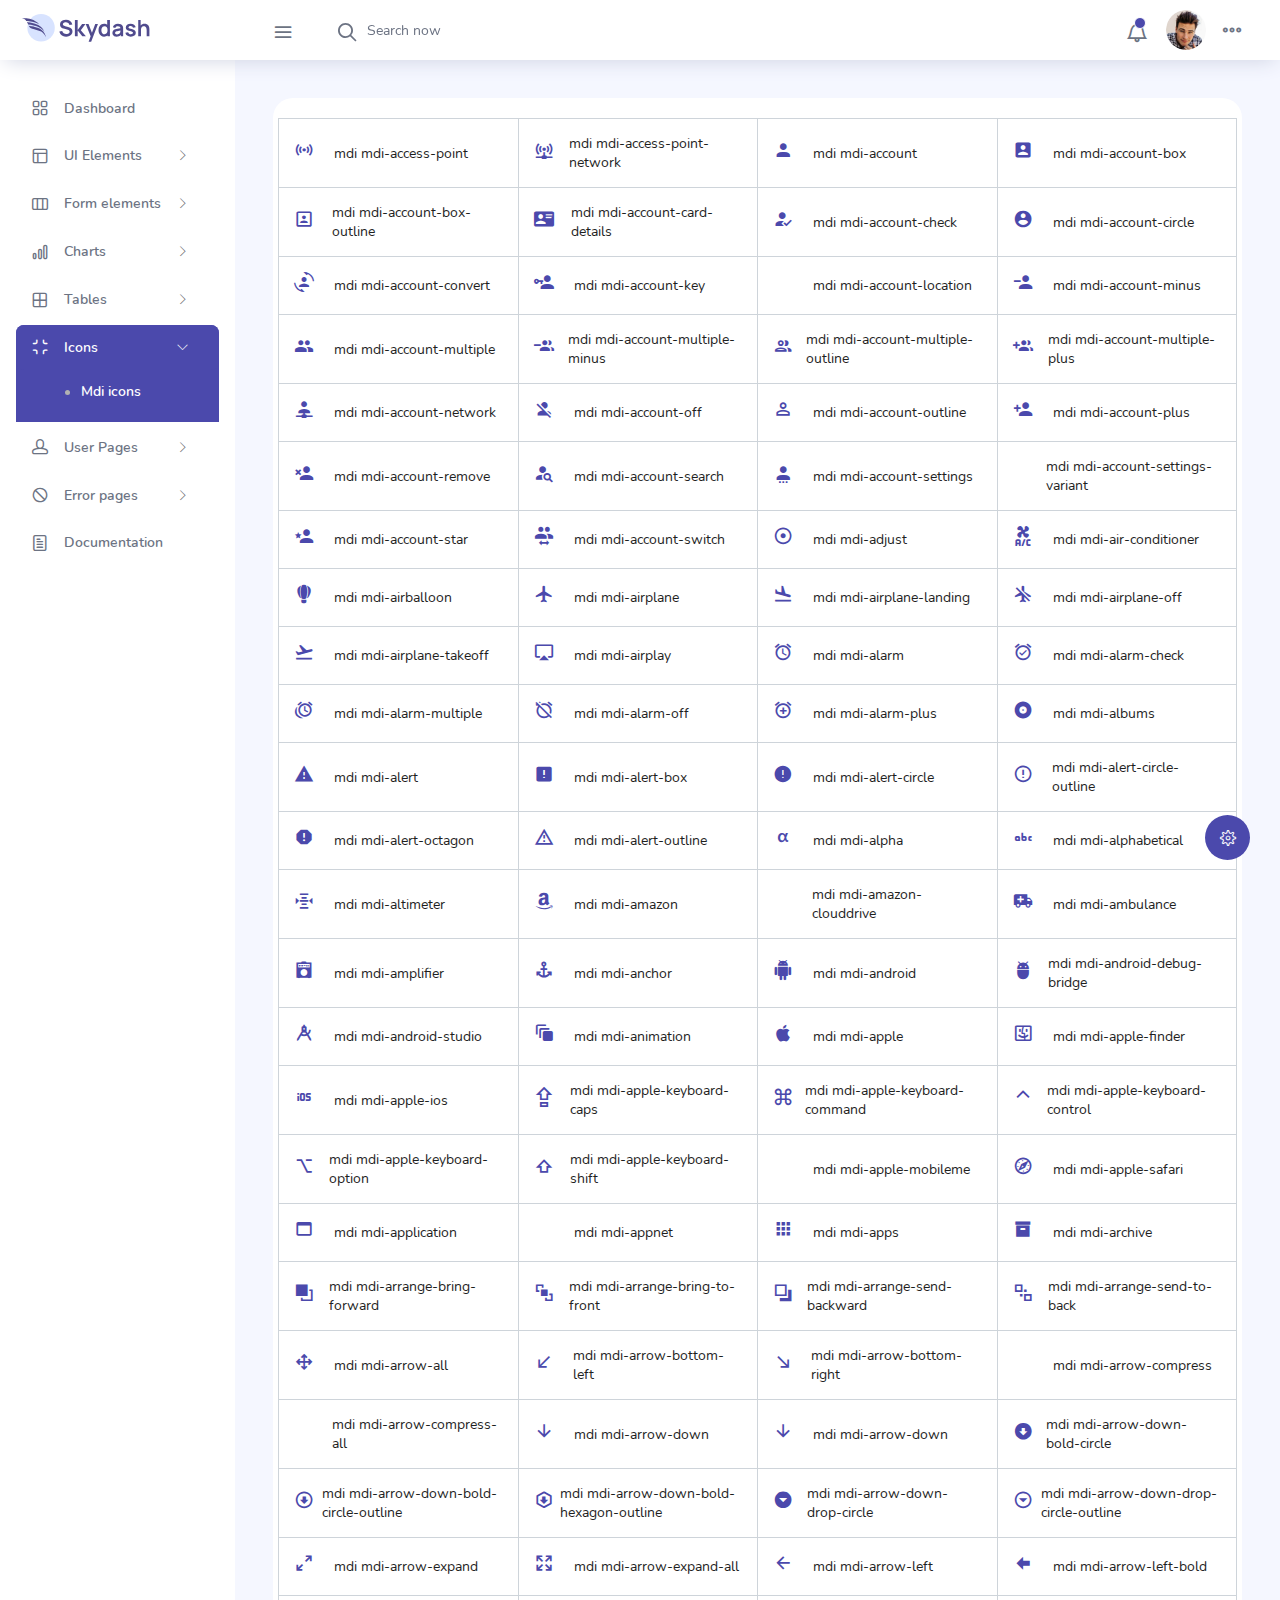
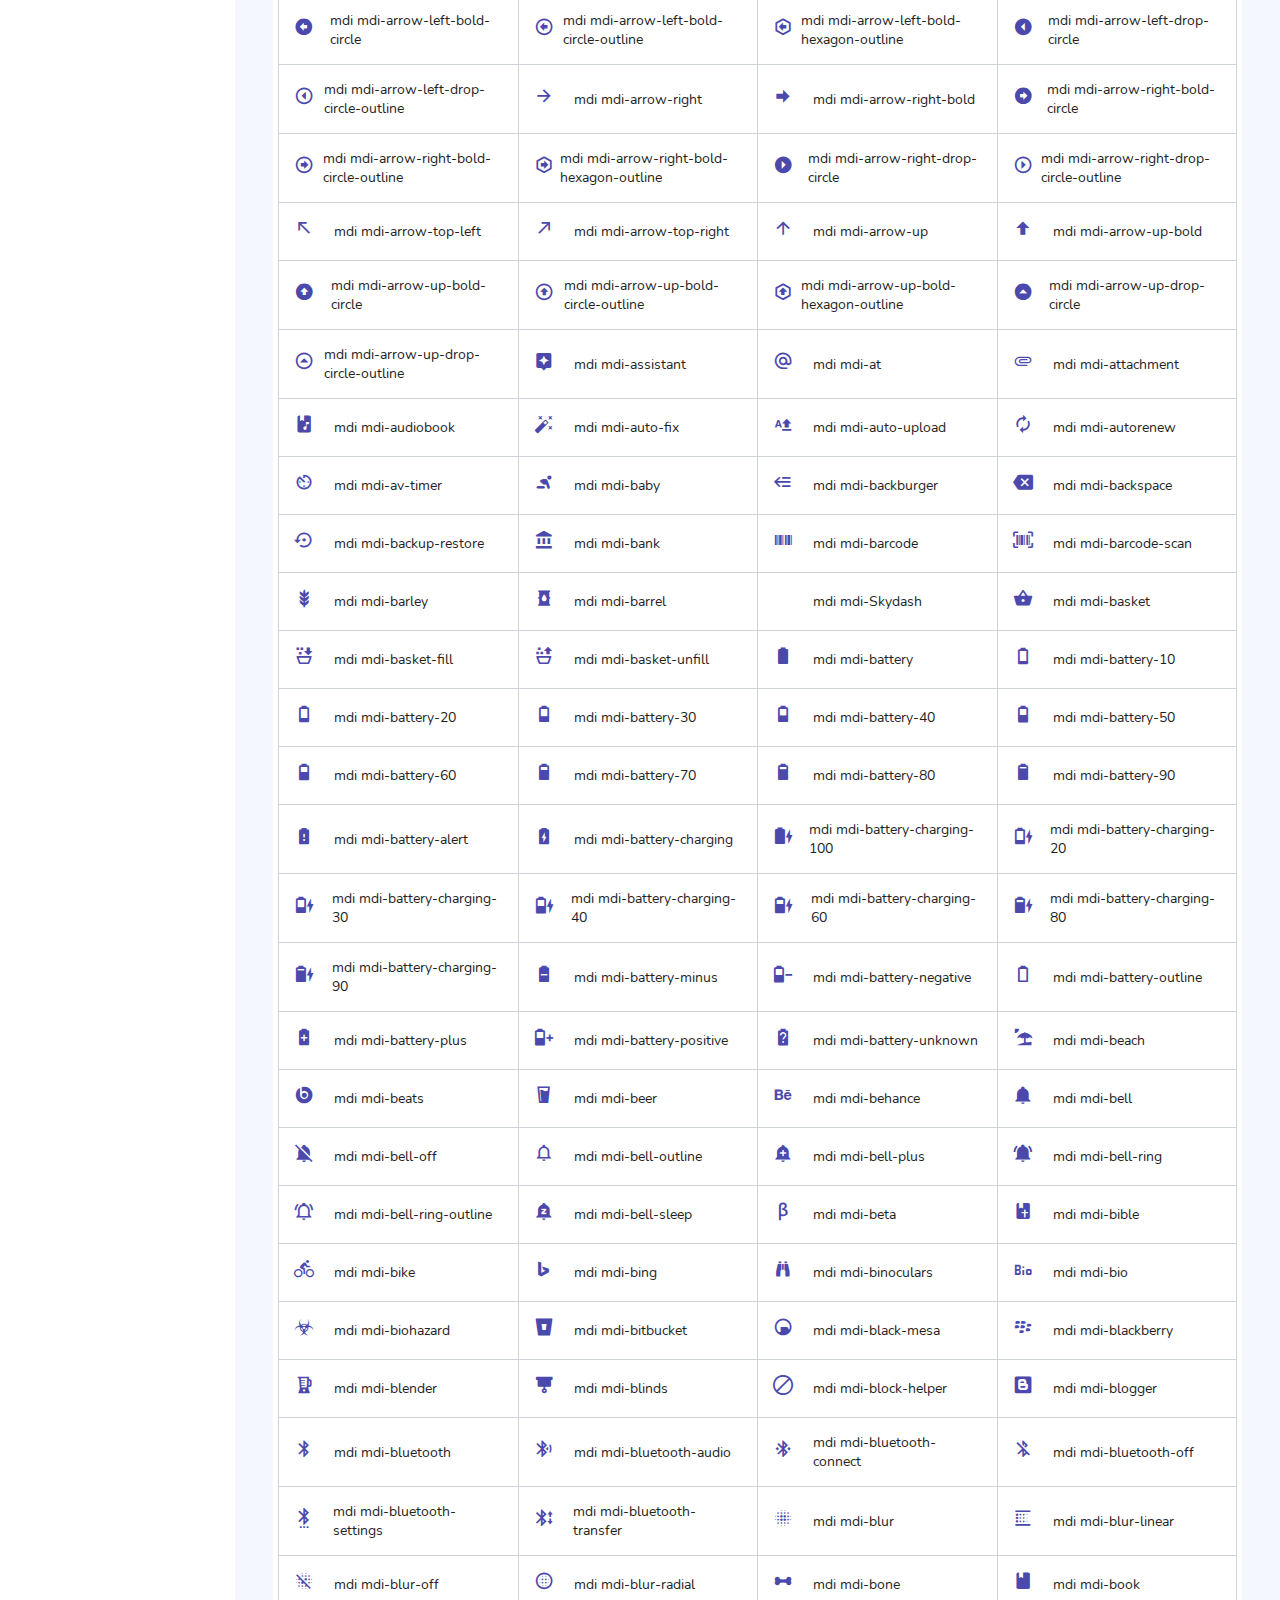
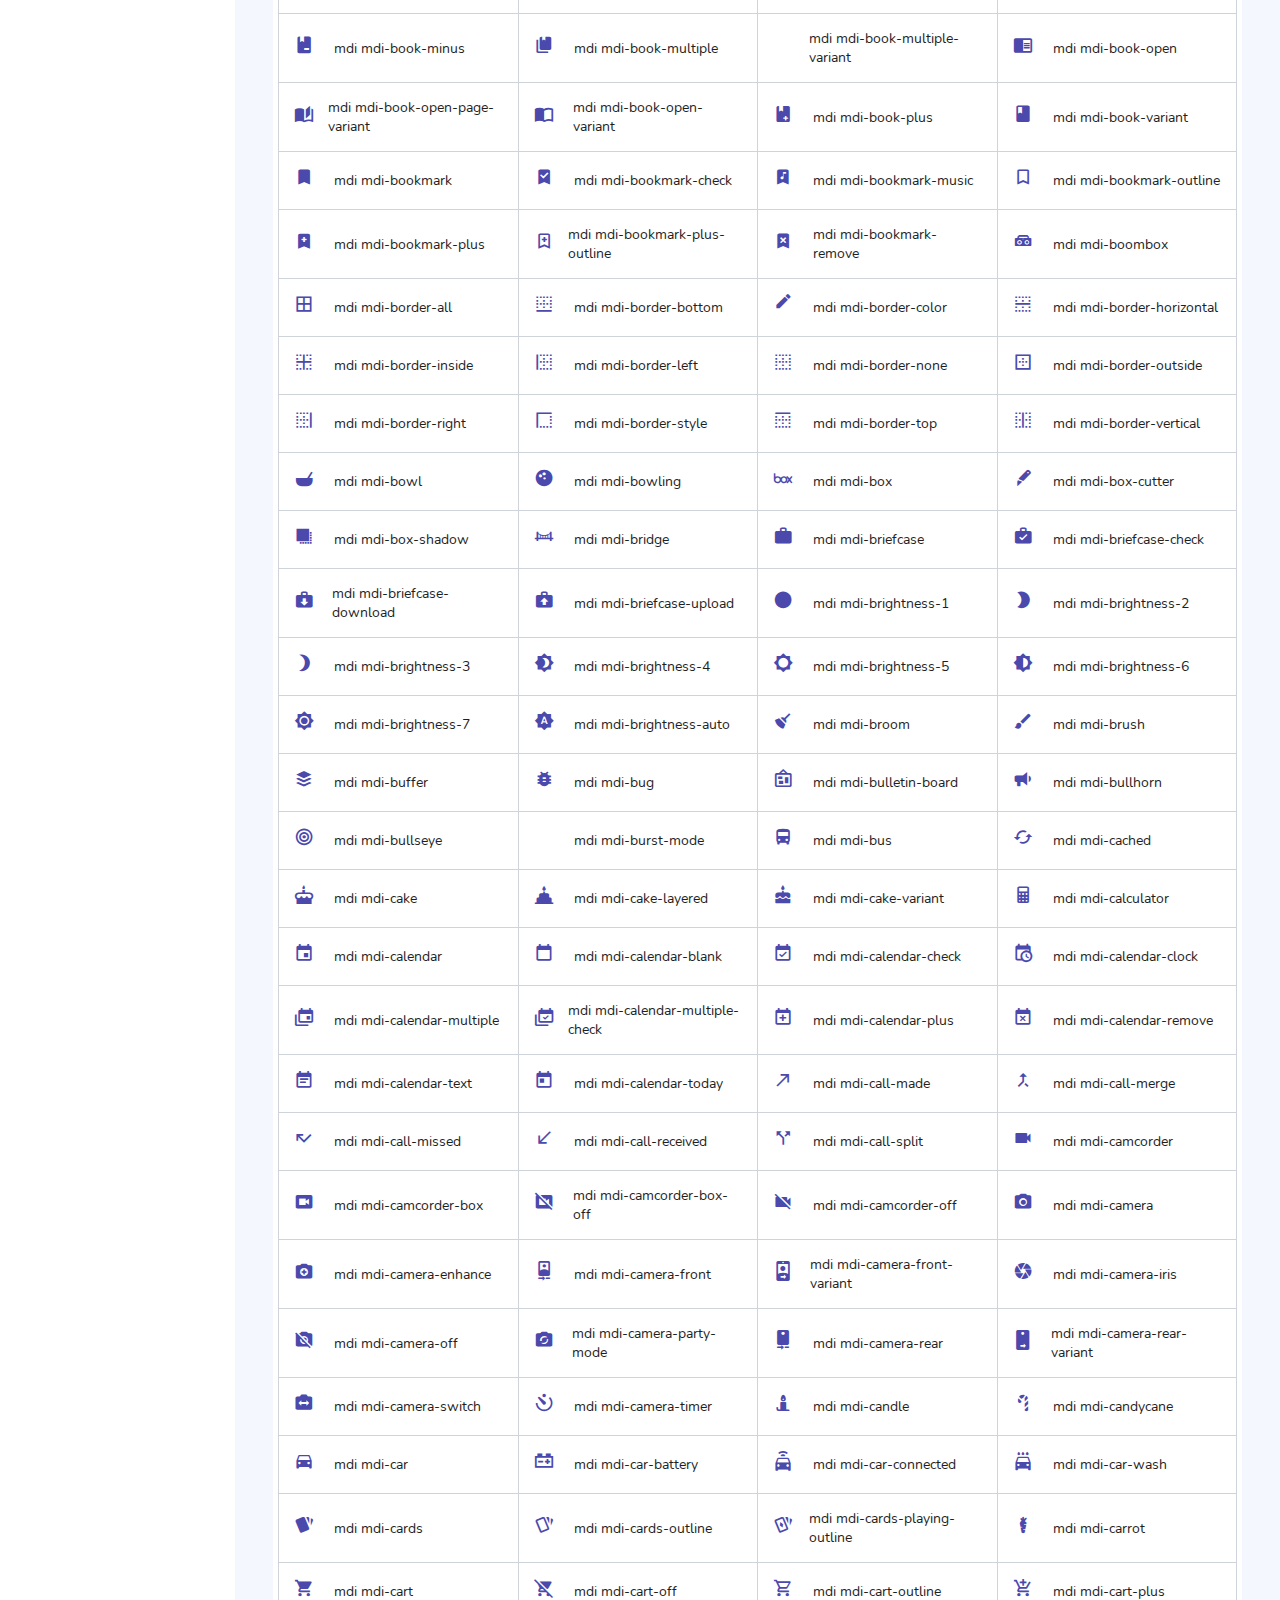
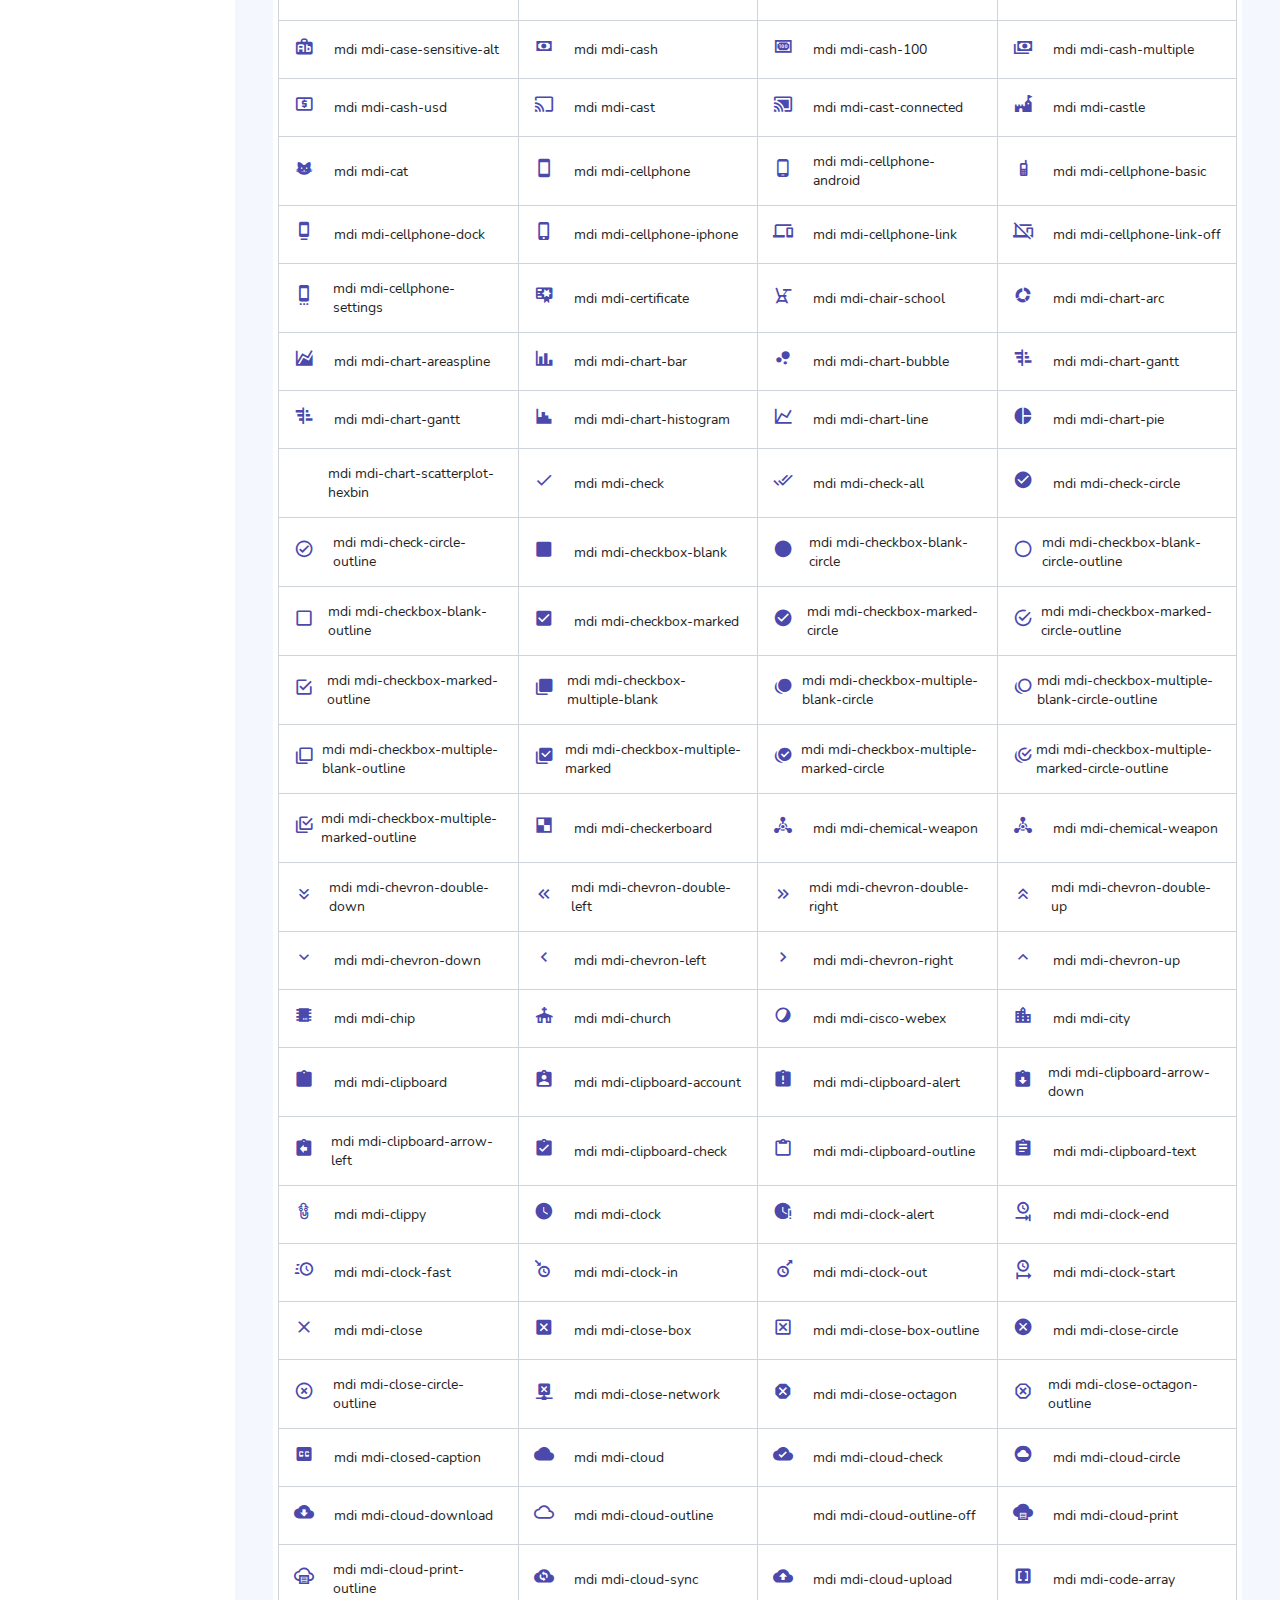
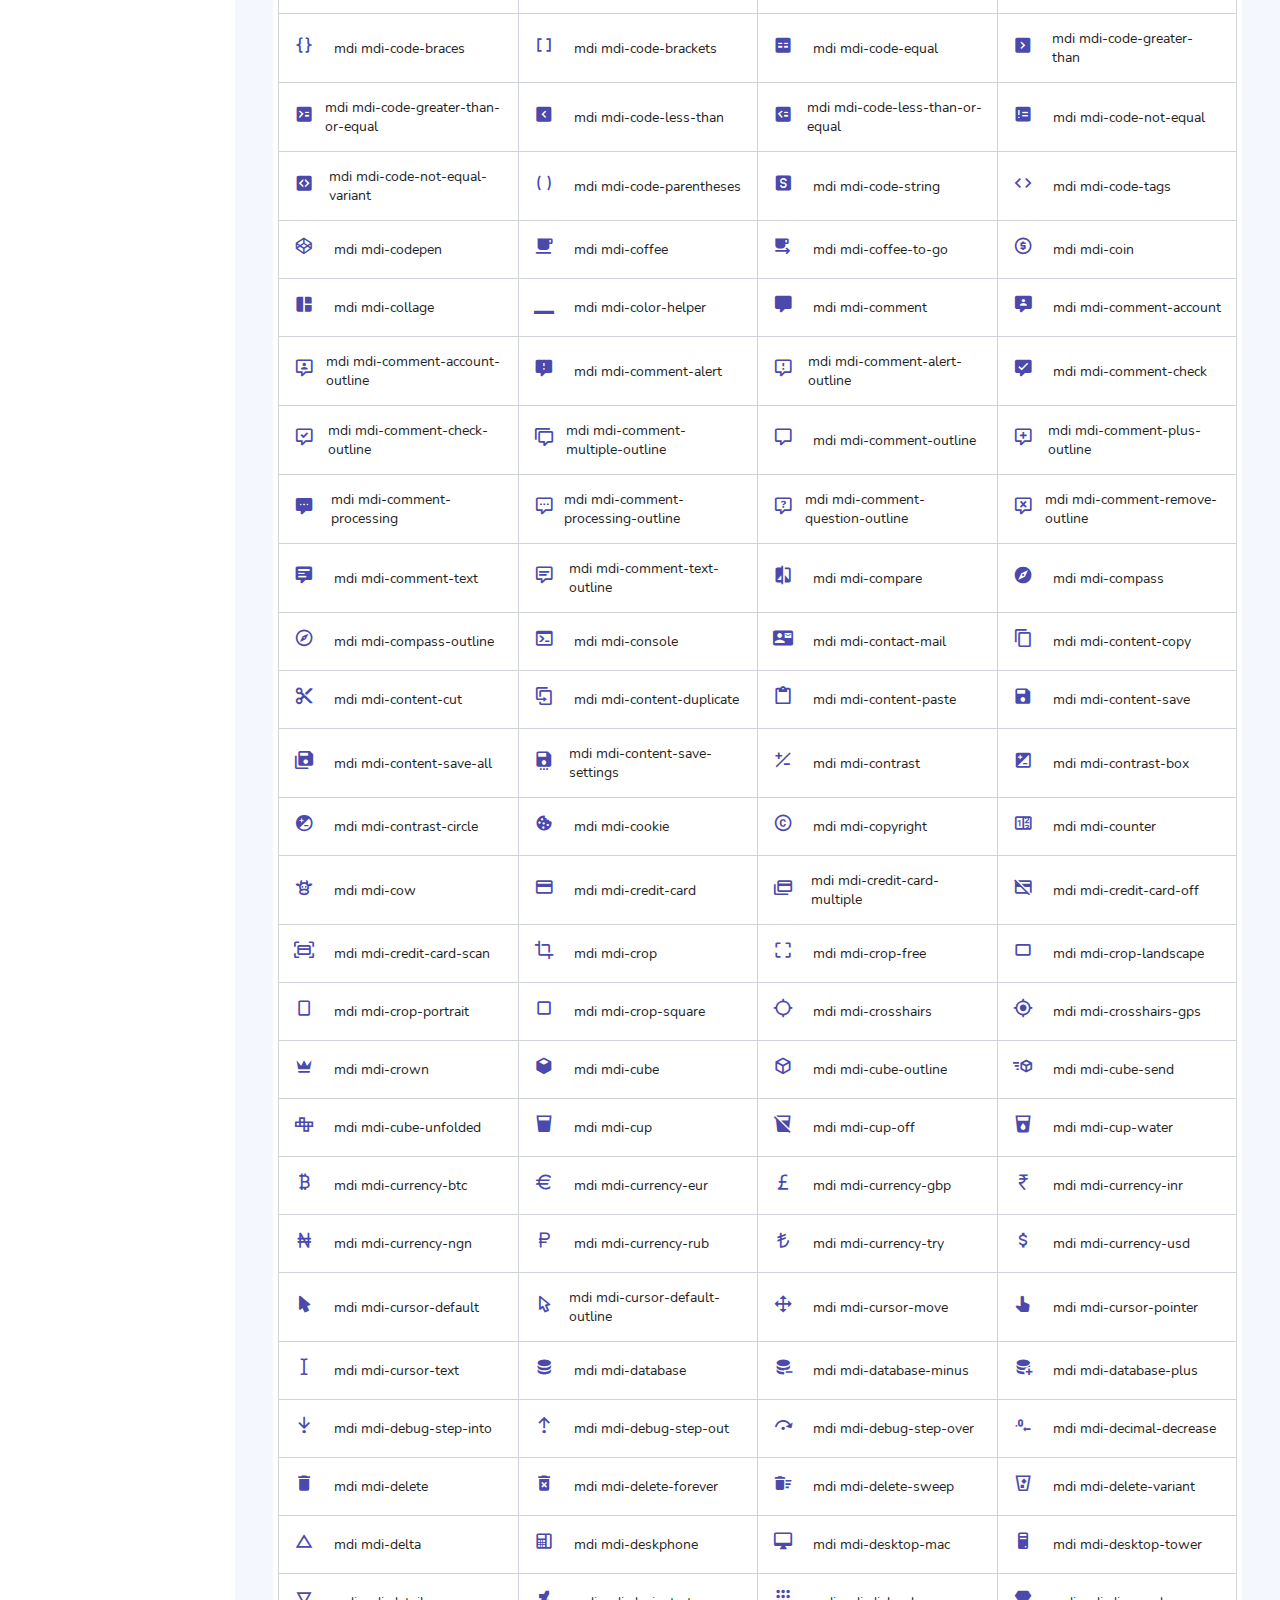
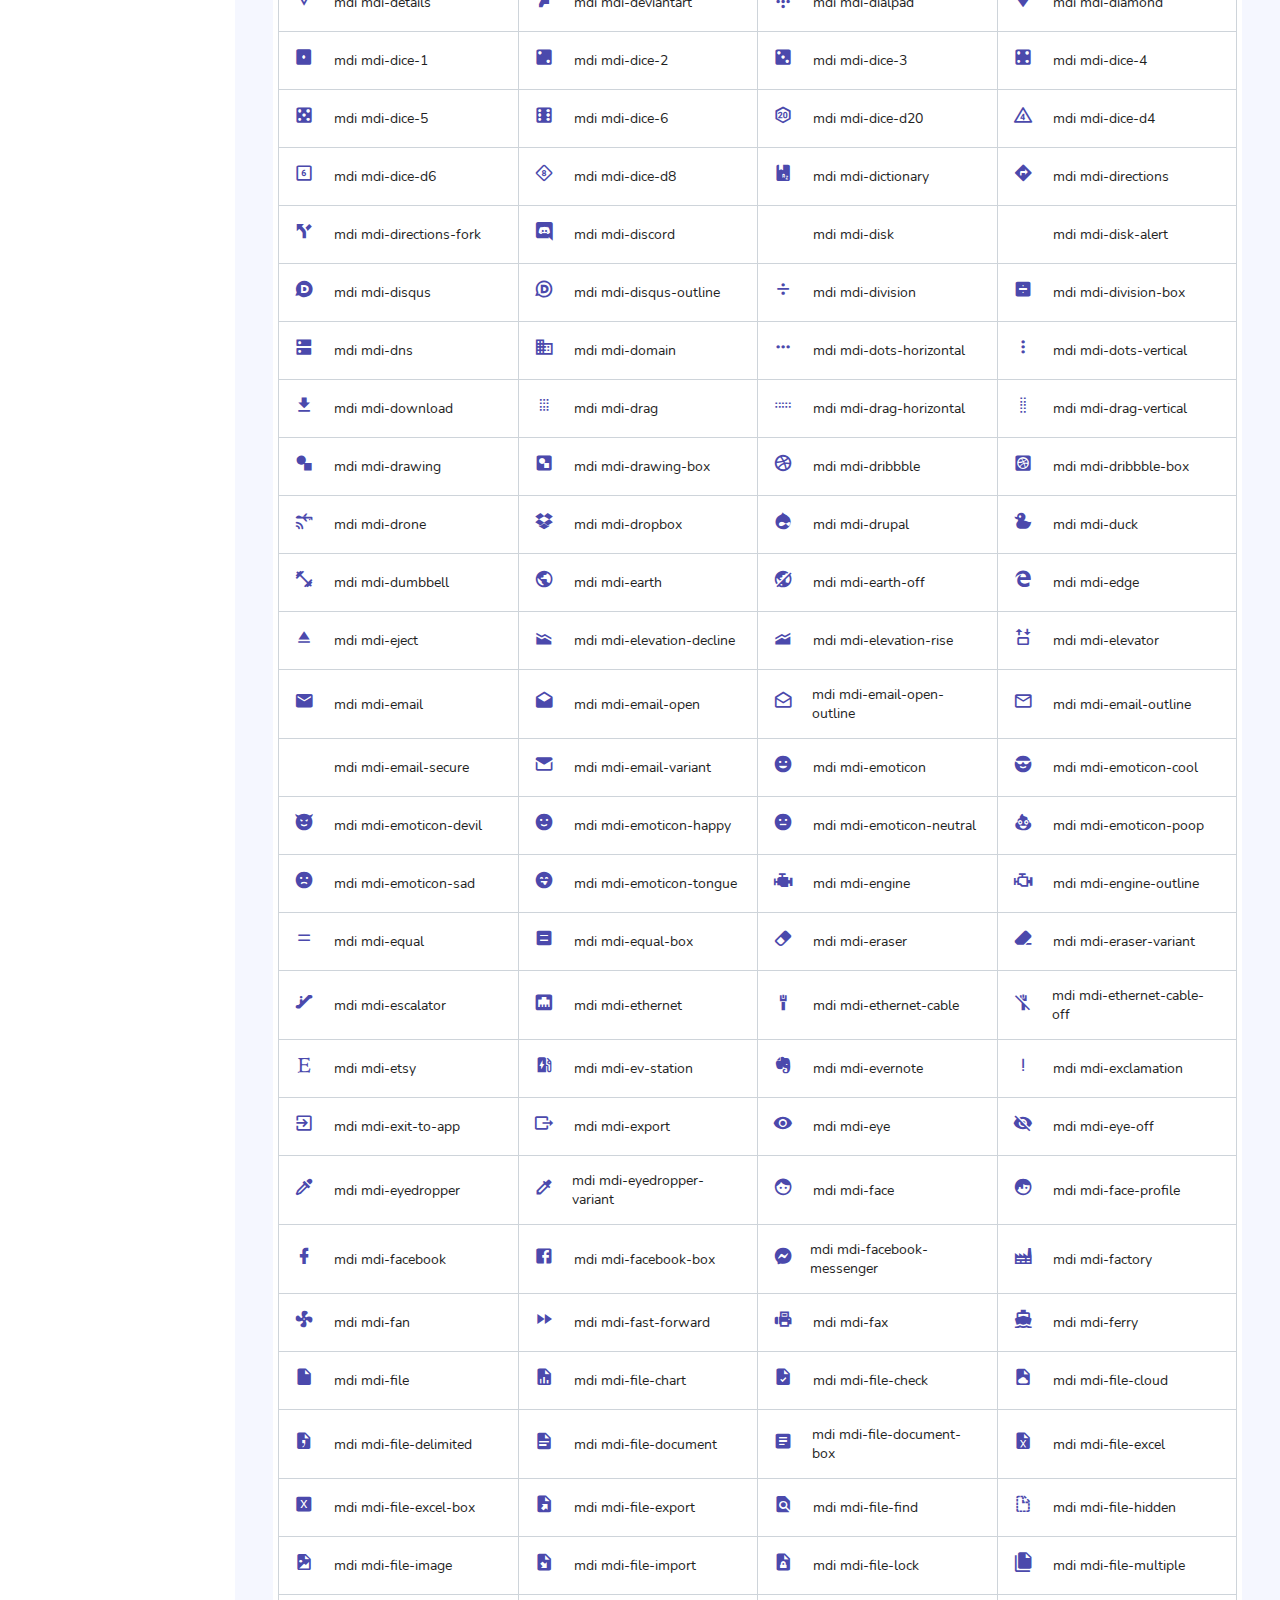
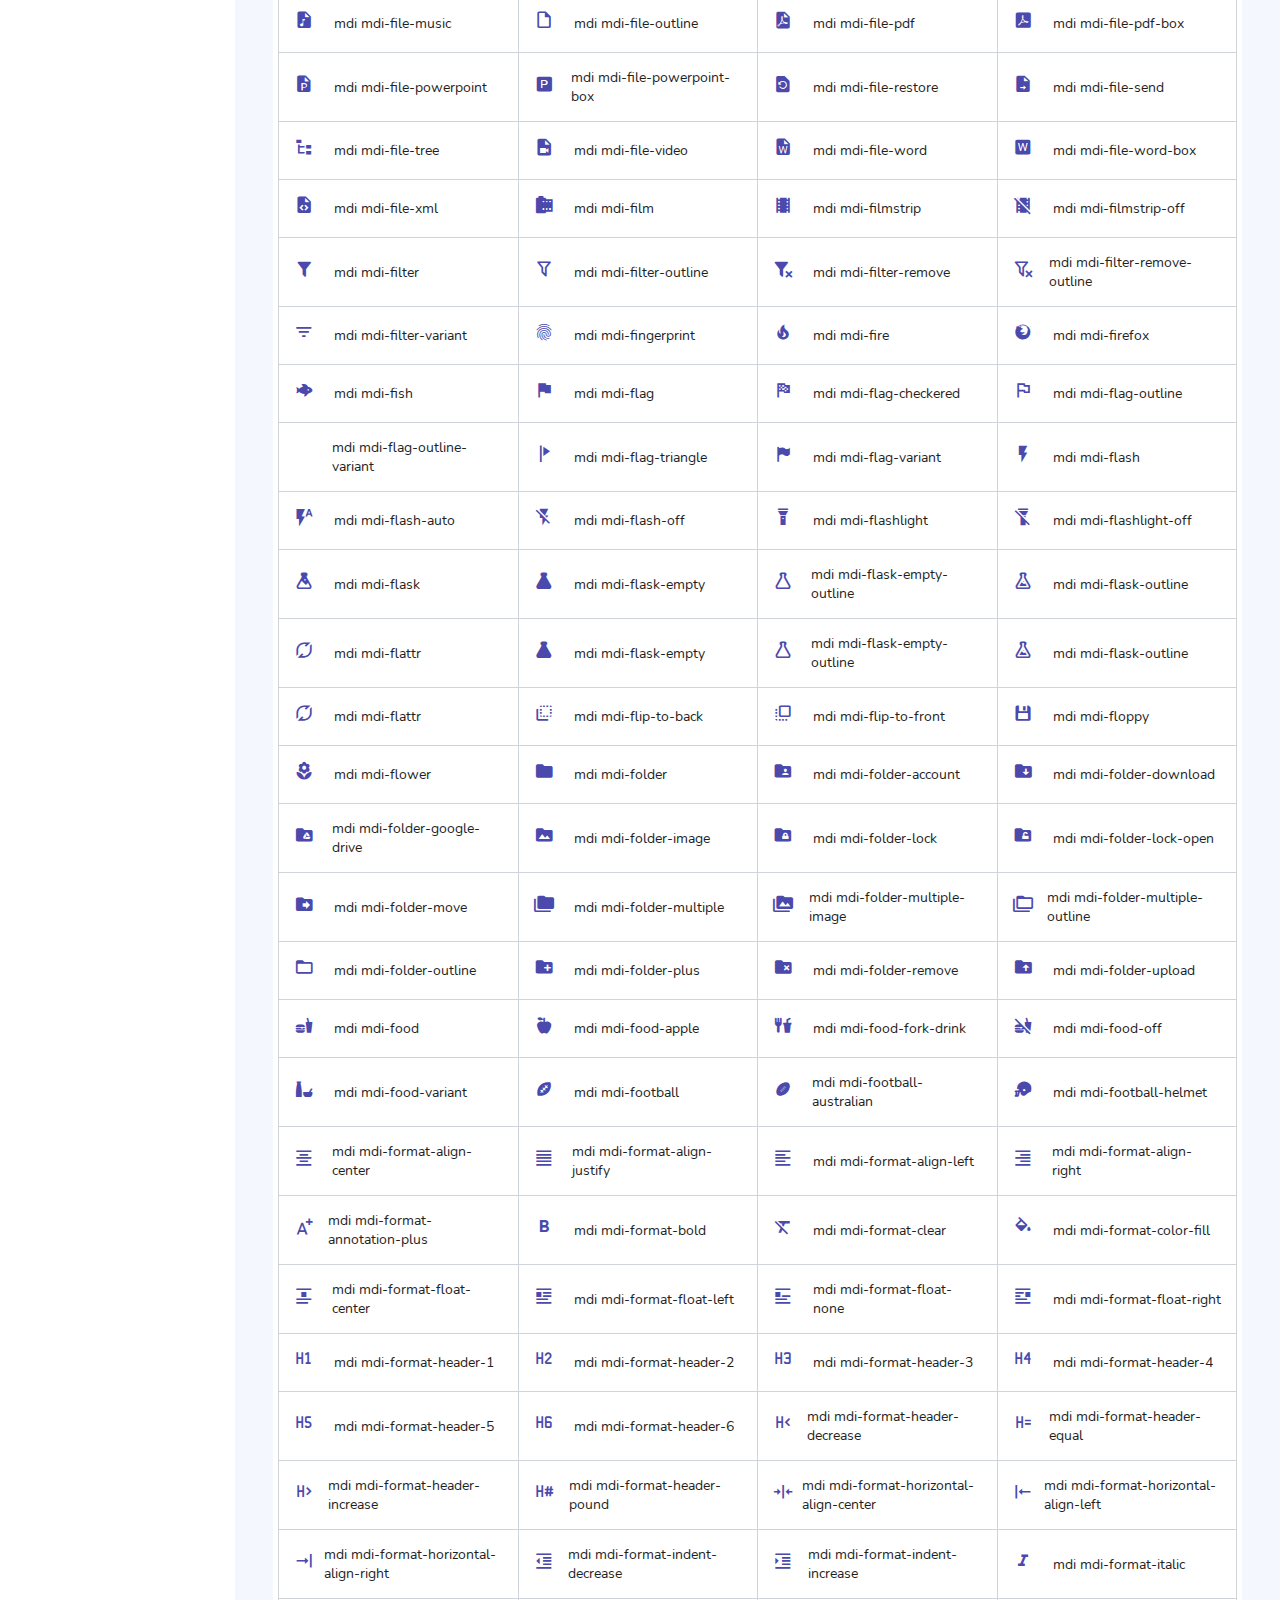
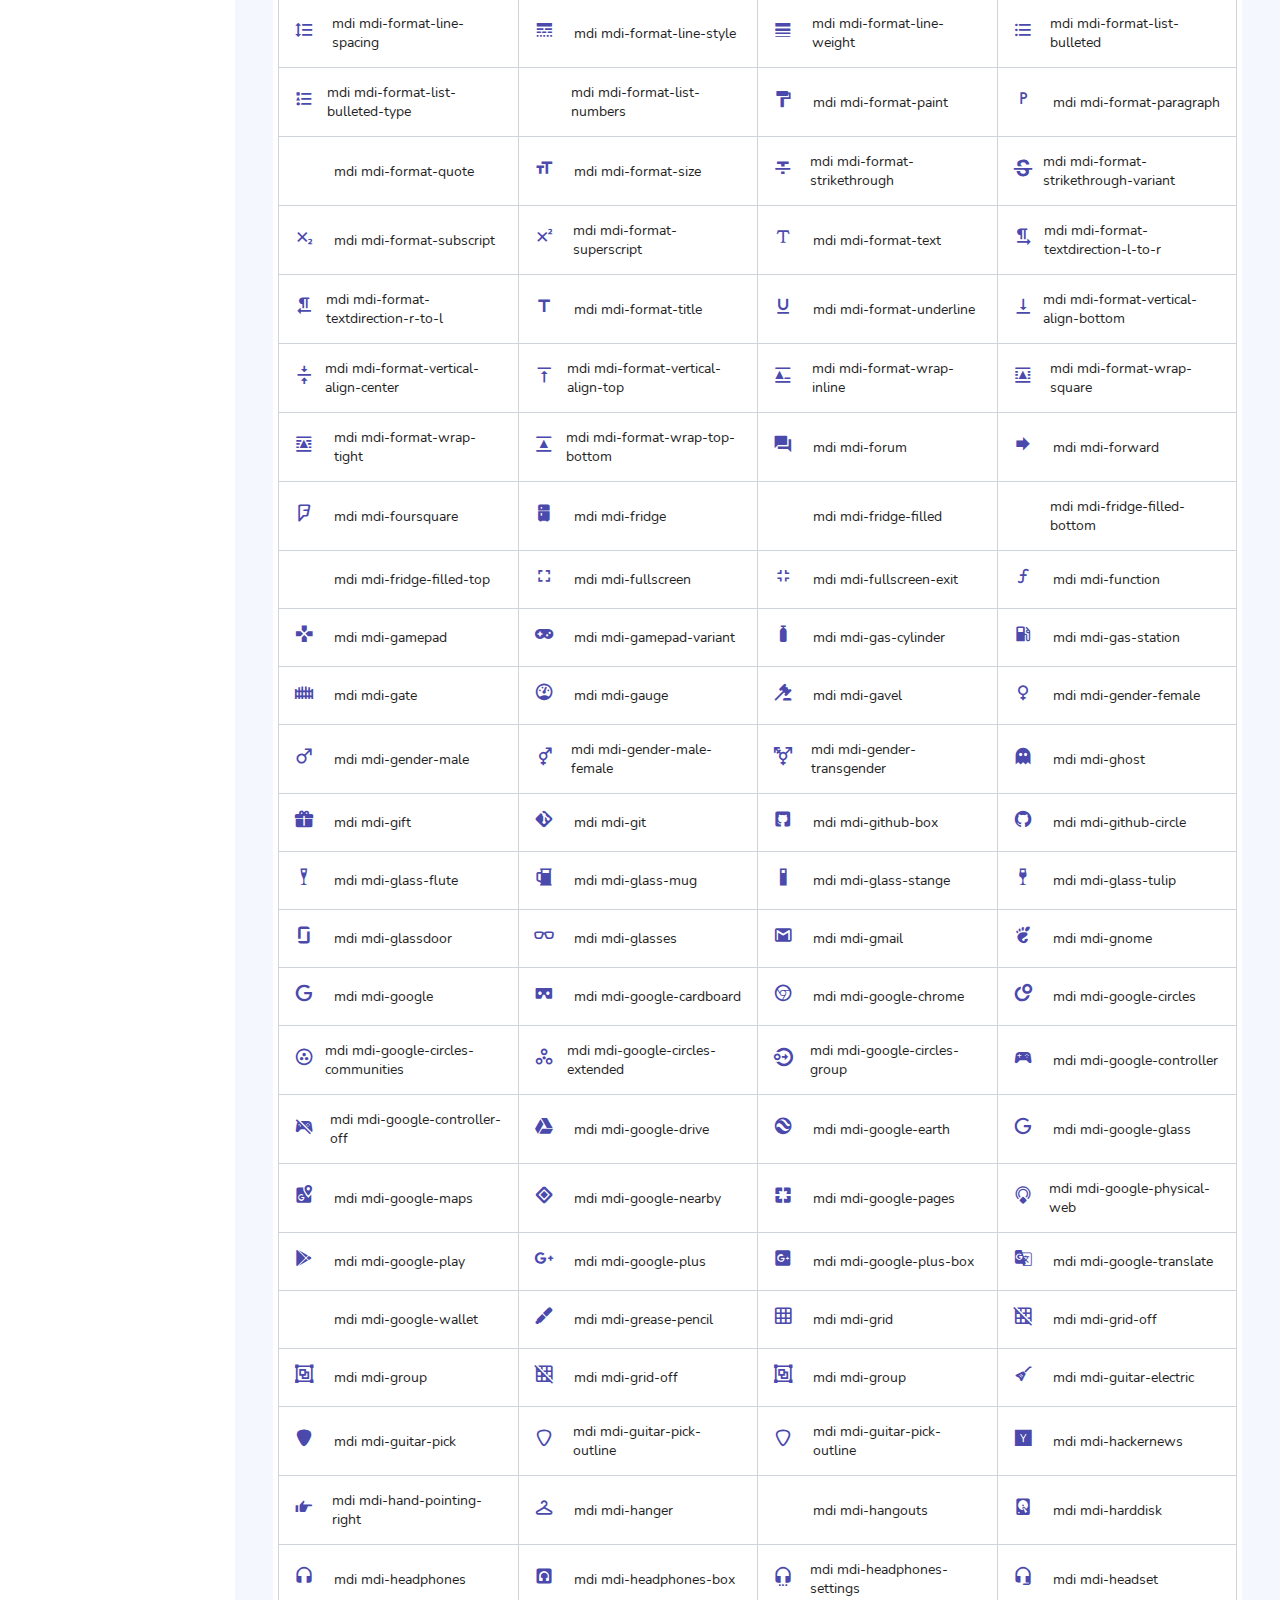
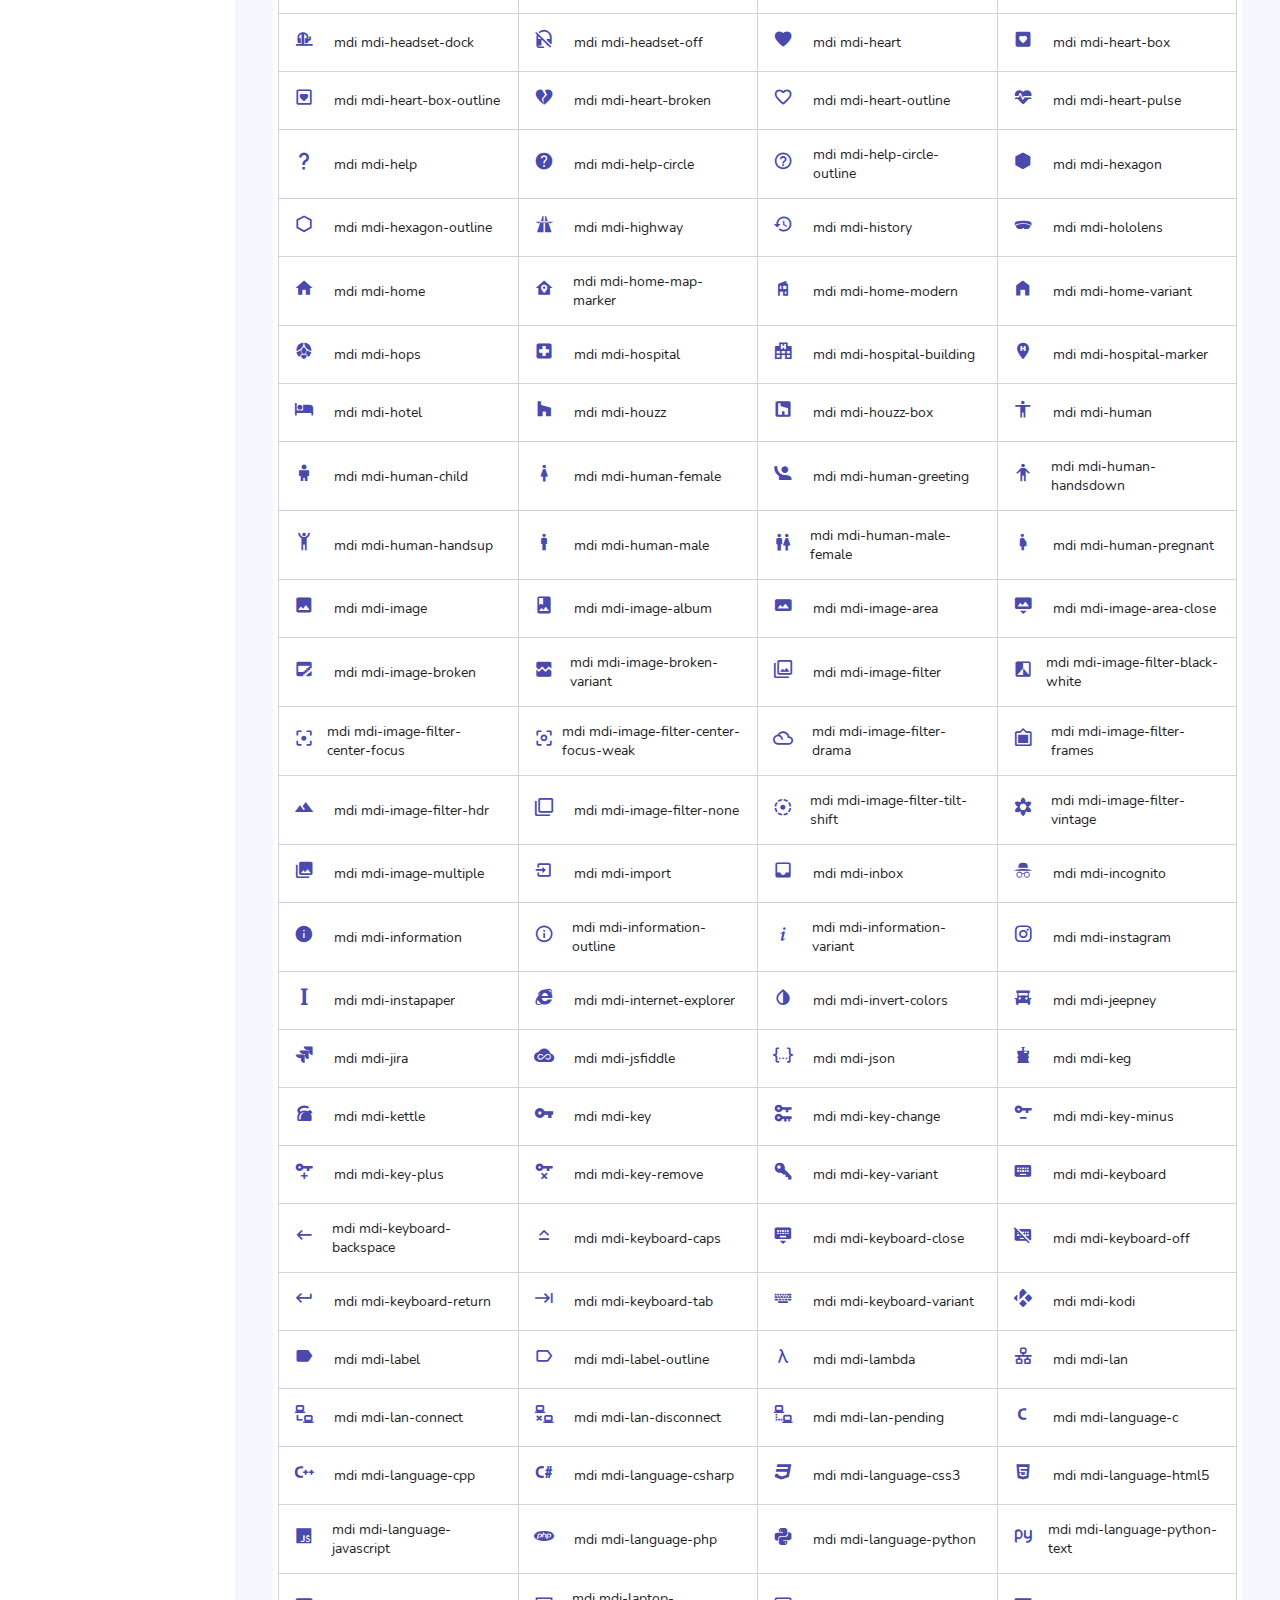
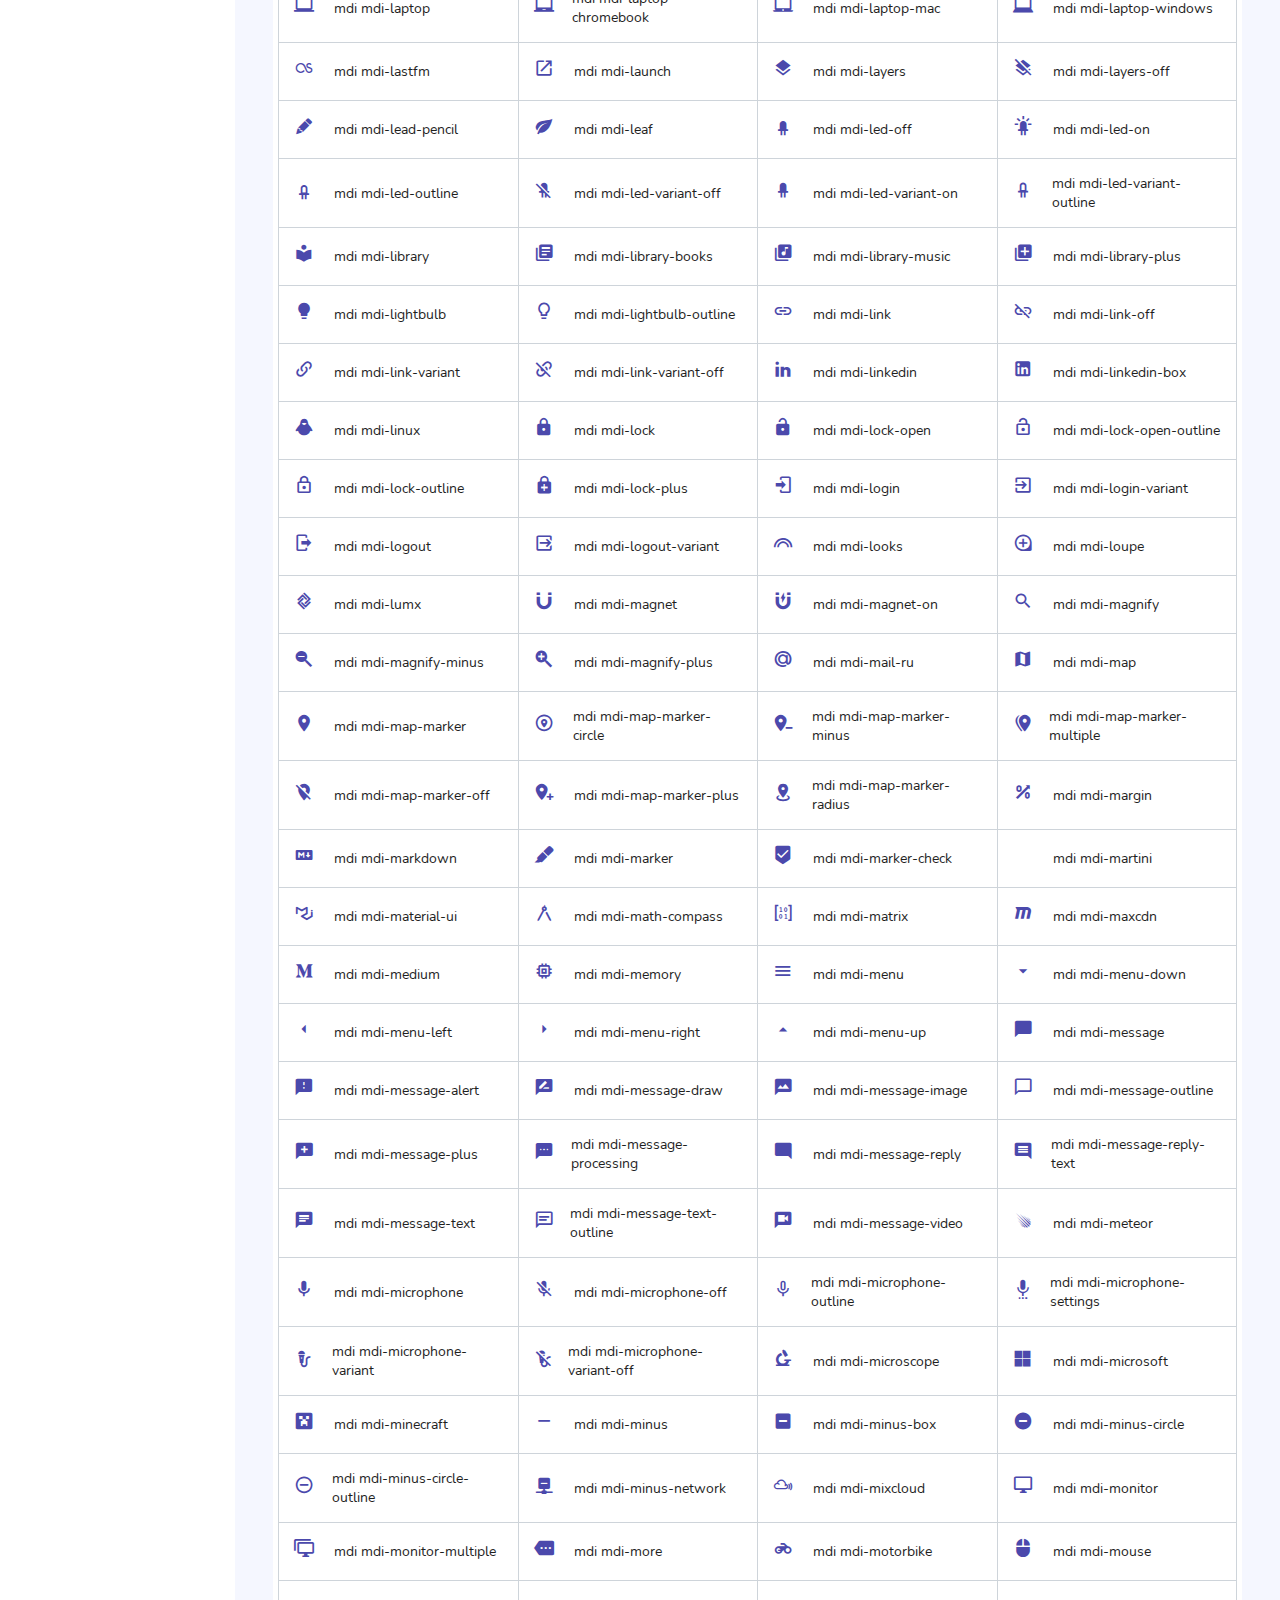
<file: pages/icons/mdi.html>
<!DOCTYPE html>
<html lang="en">

<head>
  <!-- Required meta tags -->
  <meta charset="utf-8">
  <meta name="viewport" content="width=device-width, initial-scale=1, shrink-to-fit=no">
  <title>Skydash Admin</title>
  <!-- plugins:css -->
  <link rel="stylesheet" href="../../vendors/feather/feather.css">
  <link rel="stylesheet" href="../../vendors/ti-icons/css/themify-icons.css">
  <link rel="stylesheet" href="../../vendors/css/vendor.bundle.base.css">
  <!-- endinject -->
  <!-- Plugin css for this page -->
  <link rel="stylesheet" href="../../vendors/mdi/css/materialdesignicons.min.css">
  <!-- inject:css -->
  <link rel="stylesheet" href="../../css/vertical-layout-light/style.css">
  <!-- endinject -->
  <link rel="shortcut icon" href="../../images/favicon.png" />
</head>

<body>
  <div class=" container-scroller">
    <!-- partial:../../partials/_navbar.html -->
    <nav class="navbar col-lg-12 col-12 p-0 fixed-top d-flex flex-row">
      <div class="text-center navbar-brand-wrapper d-flex align-items-center justify-content-center">
        <a class="navbar-brand brand-logo mr-5" href="../../index.html"><img src="../../images/logo.svg" class="mr-2" alt="logo"/></a>
        <a class="navbar-brand brand-logo-mini" href="../../index.html"><img src="../../images/logo-mini.svg" alt="logo"/></a>
      </div>
      <div class="navbar-menu-wrapper d-flex align-items-center justify-content-end">
        <button class="navbar-toggler navbar-toggler align-self-center" type="button" data-toggle="minimize">
          <span class="icon-menu"></span>
        </button>
        <ul class="navbar-nav mr-lg-2">
          <li class="nav-item nav-search d-none d-lg-block">
            <div class="input-group">
              <div class="input-group-prepend hover-cursor" id="navbar-search-icon">
                <span class="input-group-text" id="search">
                  <i class="icon-search"></i>
                </span>
              </div>
              <input type="text" class="form-control" id="navbar-search-input" placeholder="Search now" aria-label="search" aria-describedby="search">
            </div>
          </li>
        </ul>
        <ul class="navbar-nav navbar-nav-right">
          <li class="nav-item dropdown">
            <a class="nav-link count-indicator dropdown-toggle" id="notificationDropdown" href="#" data-toggle="dropdown">
              <i class="icon-bell mx-0"></i>
              <span class="count"></span>
            </a>
            <div class="dropdown-menu dropdown-menu-right navbar-dropdown preview-list" aria-labelledby="notificationDropdown">
              <p class="mb-0 font-weight-normal float-left dropdown-header">Notifications</p>
              <a class="dropdown-item preview-item">
                <div class="preview-thumbnail">
                  <div class="preview-icon bg-success">
                    <i class="ti-info-alt mx-0"></i>
                  </div>
                </div>
                <div class="preview-item-content">
                  <h6 class="preview-subject font-weight-normal">Application Error</h6>
                  <p class="font-weight-light small-text mb-0 text-muted">
                    Just now
                  </p>
                </div>
              </a>
              <a class="dropdown-item preview-item">
                <div class="preview-thumbnail">
                  <div class="preview-icon bg-warning">
                    <i class="ti-settings mx-0"></i>
                  </div>
                </div>
                <div class="preview-item-content">
                  <h6 class="preview-subject font-weight-normal">Settings</h6>
                  <p class="font-weight-light small-text mb-0 text-muted">
                    Private message
                  </p>
                </div>
              </a>
              <a class="dropdown-item preview-item">
                <div class="preview-thumbnail">
                  <div class="preview-icon bg-info">
                    <i class="ti-user mx-0"></i>
                  </div>
                </div>
                <div class="preview-item-content">
                  <h6 class="preview-subject font-weight-normal">New user registration</h6>
                  <p class="font-weight-light small-text mb-0 text-muted">
                    2 days ago
                  </p>
                </div>
              </a>
            </div>
          </li>
          <li class="nav-item nav-profile dropdown">
            <a class="nav-link dropdown-toggle" href="#" data-toggle="dropdown" id="profileDropdown">
              <img src="../../images/faces/face28.jpg" alt="profile"/>
            </a>
            <div class="dropdown-menu dropdown-menu-right navbar-dropdown" aria-labelledby="profileDropdown">
              <a class="dropdown-item">
                <i class="ti-settings text-primary"></i>
                Settings
              </a>
              <a class="dropdown-item">
                <i class="ti-power-off text-primary"></i>
                Logout
              </a>
            </div>
          </li>
          <li class="nav-item nav-settings d-none d-lg-flex">
            <a class="nav-link" href="#">
              <i class="icon-ellipsis"></i>
            </a>
          </li>
        </ul>
        <button class="navbar-toggler navbar-toggler-right d-lg-none align-self-center" type="button" data-toggle="offcanvas">
          <span class="icon-menu"></span>
        </button>
      </div>
    </nav>
    <!-- partial -->
    <div class="container-fluid page-body-wrapper">
      <!-- partial:../../partials/_settings-panel.html -->
      <div class="theme-setting-wrapper">
        <div id="settings-trigger"><i class="ti-settings"></i></div>
        <div id="theme-settings" class="settings-panel">
          <i class="settings-close ti-close"></i>
          <p class="settings-heading">SIDEBAR SKINS</p>
          <div class="sidebar-bg-options selected" id="sidebar-light-theme"><div class="img-ss rounded-circle bg-light border mr-3"></div>Light</div>
          <div class="sidebar-bg-options" id="sidebar-dark-theme"><div class="img-ss rounded-circle bg-dark border mr-3"></div>Dark</div>
          <p class="settings-heading mt-2">HEADER SKINS</p>
          <div class="color-tiles mx-0 px-4">
            <div class="tiles success"></div>
            <div class="tiles warning"></div>
            <div class="tiles danger"></div>
            <div class="tiles info"></div>
            <div class="tiles dark"></div>
            <div class="tiles default"></div>
          </div>
        </div>
      </div>
      <div id="right-sidebar" class="settings-panel">
        <i class="settings-close ti-close"></i>
        <ul class="nav nav-tabs border-top" id="setting-panel" role="tablist">
          <li class="nav-item">
            <a class="nav-link active" id="todo-tab" data-toggle="tab" href="#todo-section" role="tab" aria-controls="todo-section" aria-expanded="true">TO DO LIST</a>
          </li>
          <li class="nav-item">
            <a class="nav-link" id="chats-tab" data-toggle="tab" href="#chats-section" role="tab" aria-controls="chats-section">CHATS</a>
          </li>
        </ul>
        <div class="tab-content" id="setting-content">
          <div class="tab-pane fade show active scroll-wrapper" id="todo-section" role="tabpanel" aria-labelledby="todo-section">
            <div class="add-items d-flex px-3 mb-0">
              <form class="form w-100">
                <div class="form-group d-flex">
                  <input type="text" class="form-control todo-list-input" placeholder="Add To-do">
                  <button type="submit" class="add btn btn-primary todo-list-add-btn" id="add-task">Add</button>
                </div>
              </form>
            </div>
            <div class="list-wrapper px-3">
              <ul class="d-flex flex-column-reverse todo-list">
                <li>
                  <div class="form-check">
                    <label class="form-check-label">
                      <input class="checkbox" type="checkbox">
                      Team review meeting at 3.00 PM
                    </label>
                  </div>
                  <i class="remove ti-close"></i>
                </li>
                <li>
                  <div class="form-check">
                    <label class="form-check-label">
                      <input class="checkbox" type="checkbox">
                      Prepare for presentation
                    </label>
                  </div>
                  <i class="remove ti-close"></i>
                </li>
                <li>
                  <div class="form-check">
                    <label class="form-check-label">
                      <input class="checkbox" type="checkbox">
                      Resolve all the low priority tickets due today
                    </label>
                  </div>
                  <i class="remove ti-close"></i>
                </li>
                <li class="completed">
                  <div class="form-check">
                    <label class="form-check-label">
                      <input class="checkbox" type="checkbox" checked>
                      Schedule meeting for next week
                    </label>
                  </div>
                  <i class="remove ti-close"></i>
                </li>
                <li class="completed">
                  <div class="form-check">
                    <label class="form-check-label">
                      <input class="checkbox" type="checkbox" checked>
                      Project review
                    </label>
                  </div>
                  <i class="remove ti-close"></i>
                </li>
              </ul>
            </div>
            <h4 class="px-3 text-muted mt-5 font-weight-light mb-0">Events</h4>
            <div class="events pt-4 px-3">
              <div class="wrapper d-flex mb-2">
                <i class="ti-control-record text-primary mr-2"></i>
                <span>Feb 11 2018</span>
              </div>
              <p class="mb-0 font-weight-thin text-gray">Creating component page build a js</p>
              <p class="text-gray mb-0">The total number of sessions</p>
            </div>
            <div class="events pt-4 px-3">
              <div class="wrapper d-flex mb-2">
                <i class="ti-control-record text-primary mr-2"></i>
                <span>Feb 7 2018</span>
              </div>
              <p class="mb-0 font-weight-thin text-gray">Meeting with Alisa</p>
              <p class="text-gray mb-0 ">Call Sarah Graves</p>
            </div>
          </div>
          <!-- To do section tab ends -->
          <div class="tab-pane fade" id="chats-section" role="tabpanel" aria-labelledby="chats-section">
            <div class="d-flex align-items-center justify-content-between border-bottom">
              <p class="settings-heading border-top-0 mb-3 pl-3 pt-0 border-bottom-0 pb-0">Friends</p>
              <small class="settings-heading border-top-0 mb-3 pt-0 border-bottom-0 pb-0 pr-3 font-weight-normal">See All</small>
            </div>
            <ul class="chat-list">
              <li class="list active">
                <div class="profile"><img src="../../images/faces/face1.jpg" alt="image"><span class="online"></span></div>
                <div class="info">
                  <p>Thomas Douglas</p>
                  <p>Available</p>
                </div>
                <small class="text-muted my-auto">19 min</small>
              </li>
              <li class="list">
                <div class="profile"><img src="../../images/faces/face2.jpg" alt="image"><span class="offline"></span></div>
                <div class="info">
                  <div class="wrapper d-flex">
                    <p>Catherine</p>
                  </div>
                  <p>Away</p>
                </div>
                <div class="badge badge-success badge-pill my-auto mx-2">4</div>
                <small class="text-muted my-auto">23 min</small>
              </li>
              <li class="list">
                <div class="profile"><img src="../../images/faces/face3.jpg" alt="image"><span class="online"></span></div>
                <div class="info">
                  <p>Daniel Russell</p>
                  <p>Available</p>
                </div>
                <small class="text-muted my-auto">14 min</small>
              </li>
              <li class="list">
                <div class="profile"><img src="../../images/faces/face4.jpg" alt="image"><span class="offline"></span></div>
                <div class="info">
                  <p>James Richardson</p>
                  <p>Away</p>
                </div>
                <small class="text-muted my-auto">2 min</small>
              </li>
              <li class="list">
                <div class="profile"><img src="../../images/faces/face5.jpg" alt="image"><span class="online"></span></div>
                <div class="info">
                  <p>Madeline Kennedy</p>
                  <p>Available</p>
                </div>
                <small class="text-muted my-auto">5 min</small>
              </li>
              <li class="list">
                <div class="profile"><img src="../../images/faces/face6.jpg" alt="image"><span class="online"></span></div>
                <div class="info">
                  <p>Sarah Graves</p>
                  <p>Available</p>
                </div>
                <small class="text-muted my-auto">47 min</small>
              </li>
            </ul>
          </div>
          <!-- chat tab ends -->
        </div>
      </div>
      <!-- partial -->
      <!-- partial:../../partials/_sidebar.html -->
      <nav class="sidebar sidebar-offcanvas" id="sidebar">
        <ul class="nav">
          <li class="nav-item">
            <a class="nav-link" href="../../index.html">
              <i class="icon-grid menu-icon"></i>
              <span class="menu-title">Dashboard</span>
            </a>
          </li>
          <li class="nav-item">
            <a class="nav-link" data-toggle="collapse" href="#ui-basic" aria-expanded="false" aria-controls="ui-basic">
              <i class="icon-layout menu-icon"></i>
              <span class="menu-title">UI Elements</span>
              <i class="menu-arrow"></i>
            </a>
            <div class="collapse" id="ui-basic">
              <ul class="nav flex-column sub-menu">
                <li class="nav-item"> <a class="nav-link" href="../../pages/ui-features/buttons.html">Buttons</a></li>
                <li class="nav-item"> <a class="nav-link" href="../../pages/ui-features/dropdowns.html">Dropdowns</a></li>
                <li class="nav-item"> <a class="nav-link" href="../../pages/ui-features/typography.html">Typography</a></li>
              </ul>
            </div>
          </li>
          <li class="nav-item">
            <a class="nav-link" data-toggle="collapse" href="#form-elements" aria-expanded="false" aria-controls="form-elements">
              <i class="icon-columns menu-icon"></i>
              <span class="menu-title">Form elements</span>
              <i class="menu-arrow"></i>
            </a>
            <div class="collapse" id="form-elements">
              <ul class="nav flex-column sub-menu">
                <li class="nav-item"><a class="nav-link" href="../../pages/forms/basic_elements.html">Basic Elements</a></li>
              </ul>
            </div>
          </li>
          <li class="nav-item">
            <a class="nav-link" data-toggle="collapse" href="#charts" aria-expanded="false" aria-controls="charts">
              <i class="icon-bar-graph menu-icon"></i>
              <span class="menu-title">Charts</span>
              <i class="menu-arrow"></i>
            </a>
            <div class="collapse" id="charts">
              <ul class="nav flex-column sub-menu">
                <li class="nav-item"> <a class="nav-link" href="../../pages/charts/chartjs.html">ChartJs</a></li>
              </ul>
            </div>
          </li>
          <li class="nav-item">
            <a class="nav-link" data-toggle="collapse" href="#tables" aria-expanded="false" aria-controls="tables">
              <i class="icon-grid-2 menu-icon"></i>
              <span class="menu-title">Tables</span>
              <i class="menu-arrow"></i>
            </a>
            <div class="collapse" id="tables">
              <ul class="nav flex-column sub-menu">
                <li class="nav-item"> <a class="nav-link" href="../../pages/tables/basic-table.html">Basic table</a></li>
              </ul>
            </div>
          </li>
          <li class="nav-item">
            <a class="nav-link" data-toggle="collapse" href="#icons" aria-expanded="false" aria-controls="icons">
              <i class="icon-contract menu-icon"></i>
              <span class="menu-title">Icons</span>
              <i class="menu-arrow"></i>
            </a>
            <div class="collapse" id="icons">
              <ul class="nav flex-column sub-menu">
                <li class="nav-item"> <a class="nav-link" href="../../pages/icons/mdi.html">Mdi icons</a></li>
              </ul>
            </div>
          </li>
          <li class="nav-item">
            <a class="nav-link" data-toggle="collapse" href="#auth" aria-expanded="false" aria-controls="auth">
              <i class="icon-head menu-icon"></i>
              <span class="menu-title">User Pages</span>
              <i class="menu-arrow"></i>
            </a>
            <div class="collapse" id="auth">
              <ul class="nav flex-column sub-menu">
                <li class="nav-item"> <a class="nav-link" href="../../pages/samples/login.html"> Login </a></li>
                <li class="nav-item"> <a class="nav-link" href="../../pages/samples/register.html"> Register </a></li>
              </ul>
            </div>
          </li>
          <li class="nav-item">
            <a class="nav-link" data-toggle="collapse" href="#error" aria-expanded="false" aria-controls="error">
              <i class="icon-ban menu-icon"></i>
              <span class="menu-title">Error pages</span>
              <i class="menu-arrow"></i>
            </a>
            <div class="collapse" id="error">
              <ul class="nav flex-column sub-menu">
                <li class="nav-item"> <a class="nav-link" href="../../pages/samples/error-404.html"> 404 </a></li>
                <li class="nav-item"> <a class="nav-link" href="../../pages/samples/error-500.html"> 500 </a></li>
              </ul>
            </div>
          </li>
          <li class="nav-item">
            <a class="nav-link" href="../../pages/documentation/documentation.html">
              <i class="icon-paper menu-icon"></i>
              <span class="menu-title">Documentation</span>
            </a>
          </li>
        </ul>
      </nav>
      <!-- partial -->
      <div class="main-panel">        
        <div class="content-wrapper">
          <div class="row">
            <div class="col-lg-12 grid-margin">
              <div class="card">
                <div class="card-body">
                  <div class="row icons-list">
                    <div class="col-sm-6 col-md-4 col-lg-3">
                        <i class="mdi mdi-access-point"></i> mdi mdi-access-point
                    </div>
                    <div class="col-sm-6 col-md-4 col-lg-3">
                        <i class="mdi mdi-access-point-network"></i> mdi mdi-access-point-network
                    </div>
                    <div class="col-sm-6 col-md-4 col-lg-3">
                        <i class="mdi mdi-account"></i> mdi mdi-account
                    </div>
                    <div class="col-sm-6 col-md-4 col-lg-3">
                        <i class="mdi mdi-account-box"></i> mdi mdi-account-box
                    </div>
                    <div class="col-sm-6 col-md-4 col-lg-3">
                        <i class="mdi mdi-account-box-outline"></i> mdi mdi-account-box-outline
                    </div>
                    <div class="col-sm-6 col-md-4 col-lg-3">
                        <i class="mdi mdi-account-card-details"></i> mdi mdi-account-card-details
                    </div>
                    <div class="col-sm-6 col-md-4 col-lg-3">
                        <i class="mdi mdi-account-check"></i> mdi mdi-account-check
                    </div>
                    <div class="col-sm-6 col-md-4 col-lg-3">
                        <i class="mdi mdi-account-circle"></i> mdi mdi-account-circle
                    </div>
                    <div class="col-sm-6 col-md-4 col-lg-3">
                        <i class="mdi mdi-account-convert"></i> mdi mdi-account-convert
                    </div>
                    <div class="col-sm-6 col-md-4 col-lg-3">
                        <i class="mdi mdi-account-key"></i> mdi mdi-account-key
                    </div>
                    <div class="col-sm-6 col-md-4 col-lg-3">
                        <i class="mdi mdi-account-location"></i> mdi mdi-account-location
                    </div>
                    <div class="col-sm-6 col-md-4 col-lg-3">
                        <i class="mdi mdi-account-minus"></i> mdi mdi-account-minus
                    </div>
                    <div class="col-sm-6 col-md-4 col-lg-3">
                        <i class="mdi mdi-account-multiple"></i> mdi mdi-account-multiple
                    </div>
                    <div class="col-sm-6 col-md-4 col-lg-3">
                        <i class="mdi mdi-account-multiple-minus"></i> mdi mdi-account-multiple-minus
                    </div>
                    <div class="col-sm-6 col-md-4 col-lg-3">
                        <i class="mdi mdi-account-multiple-outline"></i> mdi mdi-account-multiple-outline
                    </div>
                    <div class="col-sm-6 col-md-4 col-lg-3">
                        <i class="mdi mdi-account-multiple-plus"></i> mdi mdi-account-multiple-plus
                    </div>
                    <div class="col-sm-6 col-md-4 col-lg-3">
                        <i class="mdi mdi-account-network"></i> mdi mdi-account-network
                    </div>
                    <div class="col-sm-6 col-md-4 col-lg-3">
                        <i class="mdi mdi-account-off"></i> mdi mdi-account-off
                    </div>
                    <div class="col-sm-6 col-md-4 col-lg-3">
                        <i class="mdi mdi-account-outline"></i> mdi mdi-account-outline
                    </div>
                    <div class="col-sm-6 col-md-4 col-lg-3">
                        <i class="mdi mdi-account-plus"></i> mdi mdi-account-plus
                    </div>
                    <div class="col-sm-6 col-md-4 col-lg-3">
                        <i class="mdi mdi-account-remove"></i> mdi mdi-account-remove
                    </div>
                    <div class="col-sm-6 col-md-4 col-lg-3">
                        <i class="mdi mdi-account-search"></i> mdi mdi-account-search
                    </div>
                    <div class="col-sm-6 col-md-4 col-lg-3">
                        <i class="mdi mdi-account-settings"></i> mdi mdi-account-settings
                    </div>
                    <div class="col-sm-6 col-md-4 col-lg-3">
                        <i class="mdi mdi-account-settings-variant"></i> mdi mdi-account-settings-variant
                    </div>
                    <div class="col-sm-6 col-md-4 col-lg-3">
                        <i class="mdi mdi-account-star"></i> mdi mdi-account-star
                    </div>
                    <div class="col-sm-6 col-md-4 col-lg-3">
                        <i class="mdi mdi-account-switch"></i> mdi mdi-account-switch
                    </div>
                    <div class="col-sm-6 col-md-4 col-lg-3">
                        <i class="mdi mdi-adjust"></i> mdi mdi-adjust
                    </div>
                    <div class="col-sm-6 col-md-4 col-lg-3">
                        <i class="mdi mdi-air-conditioner"></i> mdi mdi-air-conditioner
                    </div>
                    <div class="col-sm-6 col-md-4 col-lg-3">
                        <i class="mdi mdi-airballoon"></i> mdi mdi-airballoon
                    </div>
                    <div class="col-sm-6 col-md-4 col-lg-3">
                        <i class="mdi mdi-airplane"></i> mdi mdi-airplane
                    </div>
                    <div class="col-sm-6 col-md-4 col-lg-3">
                        <i class="mdi mdi-airplane-landing"></i> mdi mdi-airplane-landing
                    </div>
                    <div class="col-sm-6 col-md-4 col-lg-3">
                        <i class="mdi mdi-airplane-off"></i> mdi mdi-airplane-off
                    </div>
                    <div class="col-sm-6 col-md-4 col-lg-3">
                        <i class="mdi mdi-airplane-takeoff"></i> mdi mdi-airplane-takeoff
                    </div>
                    <div class="col-sm-6 col-md-4 col-lg-3">
                        <i class="mdi mdi-airplay"></i> mdi mdi-airplay
                    </div>
                    <div class="col-sm-6 col-md-4 col-lg-3">
                        <i class="mdi mdi-alarm"></i> mdi mdi-alarm
                    </div>
                    <div class="col-sm-6 col-md-4 col-lg-3">
                        <i class="mdi mdi-alarm-check"></i> mdi mdi-alarm-check
                    </div>
                    <div class="col-sm-6 col-md-4 col-lg-3">
                        <i class="mdi mdi-alarm-multiple"></i> mdi mdi-alarm-multiple
                    </div>
                    <div class="col-sm-6 col-md-4 col-lg-3">
                        <i class="mdi mdi-alarm-off"></i> mdi mdi-alarm-off
                    </div>
                    <div class="col-sm-6 col-md-4 col-lg-3">
                        <i class="mdi mdi-alarm-plus"></i> mdi mdi-alarm-plus
                    </div>
                    <div class="col-sm-6 col-md-4 col-lg-3">
                        <i class="mdi mdi-album"></i> mdi mdi-albums
                    </div>
                    <div class="col-sm-6 col-md-4 col-lg-3">
                        <i class="mdi mdi-alert"></i> mdi mdi-alert
                    </div>
                    <div class="col-sm-6 col-md-4 col-lg-3">
                        <i class="mdi mdi-alert-box"></i> mdi mdi-alert-box
                    </div>
                    <div class="col-sm-6 col-md-4 col-lg-3">
                        <i class="mdi mdi-alert-circle"></i> mdi mdi-alert-circle
                    </div>
                    <div class="col-sm-6 col-md-4 col-lg-3">
                        <i class="mdi mdi-alert-circle-outline"></i> mdi mdi-alert-circle-outline
                    </div>
                    <div class="col-sm-6 col-md-4 col-lg-3">
                        <i class="mdi mdi-alert-octagon"></i> mdi mdi-alert-octagon
                    </div>
                    <div class="col-sm-6 col-md-4 col-lg-3">
                        <i class="mdi mdi-alert-outline"></i> mdi mdi-alert-outline
                    </div>
                    <div class="col-sm-6 col-md-4 col-lg-3">
                        <i class="mdi mdi-alpha"></i> mdi mdi-alpha
                    </div>
                    <div class="col-sm-6 col-md-4 col-lg-3">
                        <i class="mdi mdi-alphabetical"></i> mdi mdi-alphabetical
                    </div>
                    <div class="col-sm-6 col-md-4 col-lg-3">
                        <i class="mdi mdi-altimeter"></i> mdi mdi-altimeter
                    </div>
                    <div class="col-sm-6 col-md-4 col-lg-3">
                        <i class="mdi mdi-amazon"></i> mdi mdi-amazon
                    </div>
                    <div class="col-sm-6 col-md-4 col-lg-3">
                        <i class="mdi mdi-amazon-clouddrive"></i> mdi mdi-amazon-clouddrive
                    </div>
                    <div class="col-sm-6 col-md-4 col-lg-3">
                        <i class="mdi mdi-ambulance"></i> mdi mdi-ambulance
                    </div>
                    <div class="col-sm-6 col-md-4 col-lg-3">
                        <i class="mdi mdi-amplifier"></i> mdi mdi-amplifier
                    </div>
                    <div class="col-sm-6 col-md-4 col-lg-3">
                        <i class="mdi mdi-anchor"></i> mdi mdi-anchor
                    </div>
                    <div class="col-sm-6 col-md-4 col-lg-3">
                        <i class="mdi mdi-android"></i> mdi mdi-android
                    </div>
                    <div class="col-sm-6 col-md-4 col-lg-3">
                        <i class="mdi mdi-android-debug-bridge"></i> mdi mdi-android-debug-bridge
                    </div>
                    <div class="col-sm-6 col-md-4 col-lg-3">
                        <i class="mdi mdi-android-studio"></i> mdi mdi-android-studio
                    </div>
                    <div class="col-sm-6 col-md-4 col-lg-3">
                        <i class="mdi mdi-animation"></i> mdi mdi-animation
                    </div>
                    <div class="col-sm-6 col-md-4 col-lg-3">
                        <i class="mdi mdi-apple"></i> mdi mdi-apple
                    </div>
                    <div class="col-sm-6 col-md-4 col-lg-3">
                        <i class="mdi mdi-apple-finder"></i> mdi mdi-apple-finder
                    </div>
                    <div class="col-sm-6 col-md-4 col-lg-3">
                        <i class="mdi mdi-apple-ios"></i> mdi mdi-apple-ios
                    </div>
                    <div class="col-sm-6 col-md-4 col-lg-3">
                        <i class="mdi mdi-apple-keyboard-caps"></i> mdi mdi-apple-keyboard-caps
                    </div>
                    <div class="col-sm-6 col-md-4 col-lg-3">
                        <i class="mdi mdi-apple-keyboard-command"></i> mdi mdi-apple-keyboard-command
                    </div>
                    <div class="col-sm-6 col-md-4 col-lg-3">
                        <i class="mdi mdi-apple-keyboard-control"></i> mdi mdi-apple-keyboard-control
                    </div>
                    <div class="col-sm-6 col-md-4 col-lg-3">
                        <i class="mdi mdi-apple-keyboard-option"></i> mdi mdi-apple-keyboard-option
                    </div>
                    <div class="col-sm-6 col-md-4 col-lg-3">
                        <i class="mdi mdi-apple-keyboard-shift"></i> mdi mdi-apple-keyboard-shift
                    </div>
                    <div class="col-sm-6 col-md-4 col-lg-3">
                        <i class="mdi mdi-apple-mobileme "></i> mdi mdi-apple-mobileme
                    </div>
                    <div class="col-sm-6 col-md-4 col-lg-3">
                        <i class="mdi mdi-apple-safari"></i> mdi mdi-apple-safari
                    </div>
                    <div class="col-sm-6 col-md-4 col-lg-3">
                        <i class="mdi mdi-application"></i> mdi mdi-application
                    </div>
                    <div class="col-sm-6 col-md-4 col-lg-3">
                        <i class="mdi mdi-appnet"></i> mdi mdi-appnet
                    </div>
                    <div class="col-sm-6 col-md-4 col-lg-3">
                        <i class="mdi mdi-apps"></i> mdi mdi-apps
                    </div>
                    <div class="col-sm-6 col-md-4 col-lg-3">
                        <i class="mdi mdi-archive"></i> mdi mdi-archive
                    </div>
                    <div class="col-sm-6 col-md-4 col-lg-3">
                        <i class="mdi mdi-arrange-bring-forward"></i> mdi mdi-arrange-bring-forward
                    </div>
                    <div class="col-sm-6 col-md-4 col-lg-3">
                        <i class="mdi mdi-arrange-bring-to-front"></i> mdi mdi-arrange-bring-to-front
                    </div>
                    <div class="col-sm-6 col-md-4 col-lg-3">
                        <i class="mdi mdi-arrange-send-backward"></i> mdi mdi-arrange-send-backward
                    </div>
                    <div class="col-sm-6 col-md-4 col-lg-3">
                        <i class="mdi mdi-arrange-send-to-back"></i> mdi mdi-arrange-send-to-back
                    </div>
                    <div class="col-sm-6 col-md-4 col-lg-3">
                        <i class="mdi mdi-arrow-all"></i> mdi mdi-arrow-all
                    </div>
                    <div class="col-sm-6 col-md-4 col-lg-3">
                        <i class="mdi mdi-arrow-bottom-left"></i> mdi mdi-arrow-bottom-left
                    </div>
                    <div class="col-sm-6 col-md-4 col-lg-3">
                        <i class="mdi mdi-arrow-bottom-right"></i> mdi mdi-arrow-bottom-right
                    </div>
                    <div class="col-sm-6 col-md-4 col-lg-3">
                        <i class="mdi mdi-arrow-compress"></i> mdi mdi-arrow-compress
                    </div>
                    <div class="col-sm-6 col-md-4 col-lg-3">
                        <i class="mdi mdi-arrow-compress-all"></i> mdi mdi-arrow-compress-all
                    </div>
                    <div class="col-sm-6 col-md-4 col-lg-3">
                        <i class="mdi mdi-arrow-down"></i> mdi mdi-arrow-down
                    </div>
                    <div class="col-sm-6 col-md-4 col-lg-3">
                        <i class="mdi mdi-arrow-down"></i> mdi mdi-arrow-down
                    </div>
                    <div class="col-sm-6 col-md-4 col-lg-3">
                        <i class="mdi mdi-arrow-down-bold-circle"></i> mdi mdi-arrow-down-bold-circle
                    </div>
                    <div class="col-sm-6 col-md-4 col-lg-3">
                        <i class="mdi mdi-arrow-down-bold-circle-outline"></i> mdi mdi-arrow-down-bold-circle-outline
                    </div>
                    <div class="col-sm-6 col-md-4 col-lg-3">
                        <i class="mdi mdi-arrow-down-bold-hexagon-outline"></i> mdi mdi-arrow-down-bold-hexagon-outline
                    </div>
                    <div class="col-sm-6 col-md-4 col-lg-3">
                        <i class="mdi mdi-arrow-down-drop-circle"></i> mdi mdi-arrow-down-drop-circle
                    </div>
                    <div class="col-sm-6 col-md-4 col-lg-3">
                        <i class="mdi mdi-arrow-down-drop-circle-outline"></i> mdi mdi-arrow-down-drop-circle-outline
                    </div>
                    <div class="col-sm-6 col-md-4 col-lg-3">
                        <i class="mdi mdi-arrow-expand"></i> mdi mdi-arrow-expand
                    </div>
                    <div class="col-sm-6 col-md-4 col-lg-3">
                        <i class="mdi mdi-arrow-expand-all"></i> mdi mdi-arrow-expand-all
                    </div>
                    <div class="col-sm-6 col-md-4 col-lg-3">
                        <i class="mdi mdi-arrow-left"></i> mdi mdi-arrow-left
                    </div>
                    <div class="col-sm-6 col-md-4 col-lg-3">
                        <i class="mdi mdi-arrow-left-bold"></i> mdi mdi-arrow-left-bold
                    </div>
                    <div class="col-sm-6 col-md-4 col-lg-3">
                        <i class="mdi mdi-arrow-left-bold-circle"></i> mdi mdi-arrow-left-bold-circle
                    </div>
                    <div class="col-sm-6 col-md-4 col-lg-3">
                        <i class="mdi mdi-arrow-left-bold-circle-outline"></i> mdi mdi-arrow-left-bold-circle-outline
                    </div>
                    <div class="col-sm-6 col-md-4 col-lg-3">
                        <i class="mdi mdi-arrow-left-bold-hexagon-outline"></i> mdi mdi-arrow-left-bold-hexagon-outline
                    </div>
                    <div class="col-sm-6 col-md-4 col-lg-3">
                        <i class="mdi mdi-arrow-left-drop-circle"></i> mdi mdi-arrow-left-drop-circle
                    </div>
                    <div class="col-sm-6 col-md-4 col-lg-3">
                        <i class="mdi mdi-arrow-left-drop-circle-outline"></i> mdi mdi-arrow-left-drop-circle-outline
                    </div>
                    <div class="col-sm-6 col-md-4 col-lg-3">
                        <i class="mdi mdi-arrow-right"></i> mdi mdi-arrow-right
                    </div>
                    <div class="col-sm-6 col-md-4 col-lg-3">
                        <i class="mdi mdi-arrow-right-bold"></i> mdi mdi-arrow-right-bold
                    </div>
                    <div class="col-sm-6 col-md-4 col-lg-3">
                        <i class="mdi mdi-arrow-right-bold-circle"></i> mdi mdi-arrow-right-bold-circle
                    </div>
                    <div class="col-sm-6 col-md-4 col-lg-3">
                        <i class="mdi mdi-arrow-right-bold-circle-outline"></i> mdi mdi-arrow-right-bold-circle-outline
                    </div>
                    <div class="col-sm-6 col-md-4 col-lg-3">
                        <i class="mdi mdi-arrow-right-bold-hexagon-outline"></i> mdi mdi-arrow-right-bold-hexagon-outline
                    </div>
                    <div class="col-sm-6 col-md-4 col-lg-3">
                        <i class="mdi mdi-arrow-right-drop-circle"></i> mdi mdi-arrow-right-drop-circle
                    </div>
                    <div class="col-sm-6 col-md-4 col-lg-3">
                        <i class="mdi mdi-arrow-right-drop-circle-outline"></i> mdi mdi-arrow-right-drop-circle-outline
                    </div>
                    <div class="col-sm-6 col-md-4 col-lg-3">
                        <i class="mdi mdi-arrow-top-left"></i> mdi mdi-arrow-top-left
                    </div>
                    <div class="col-sm-6 col-md-4 col-lg-3">
                        <i class="mdi mdi-arrow-top-right"></i> mdi mdi-arrow-top-right
                    </div>
                    <div class="col-sm-6 col-md-4 col-lg-3">
                        <i class="mdi mdi-arrow-up"></i> mdi mdi-arrow-up
                    </div>
                    <div class="col-sm-6 col-md-4 col-lg-3">
                        <i class="mdi mdi-arrow-up-bold"></i> mdi mdi-arrow-up-bold
                    </div>
                    <div class="col-sm-6 col-md-4 col-lg-3">
                        <i class="mdi mdi-arrow-up-bold-circle"></i> mdi mdi-arrow-up-bold-circle
                    </div>
                    <div class="col-sm-6 col-md-4 col-lg-3">
                        <i class="mdi mdi-arrow-up-bold-circle-outline"></i> mdi mdi-arrow-up-bold-circle-outline
                    </div>
                    <div class="col-sm-6 col-md-4 col-lg-3">
                        <i class="mdi mdi-arrow-up-bold-hexagon-outline"></i> mdi mdi-arrow-up-bold-hexagon-outline
                    </div>
                    <div class="col-sm-6 col-md-4 col-lg-3">
                        <i class="mdi mdi-arrow-up-drop-circle"></i> mdi mdi-arrow-up-drop-circle
                    </div>
                    <div class="col-sm-6 col-md-4 col-lg-3">
                        <i class="mdi mdi-arrow-up-drop-circle-outline"></i> mdi mdi-arrow-up-drop-circle-outline
                    </div>
                    <div class="col-sm-6 col-md-4 col-lg-3">
                        <i class="mdi mdi-assistant"></i> mdi mdi-assistant
                    </div>
                    <div class="col-sm-6 col-md-4 col-lg-3">
                        <i class="mdi mdi-at"></i> mdi mdi-at
                    </div>
                    <div class="col-sm-6 col-md-4 col-lg-3">
                        <i class="mdi mdi-attachment"></i> mdi mdi-attachment
                    </div>
                    <div class="col-sm-6 col-md-4 col-lg-3">
                        <i class="mdi mdi-audiobook"></i> mdi mdi-audiobook
                    </div>
                    <div class="col-sm-6 col-md-4 col-lg-3">
                        <i class="mdi mdi-auto-fix"></i> mdi mdi-auto-fix
                    </div>
                    <div class="col-sm-6 col-md-4 col-lg-3">
                        <i class="mdi mdi-auto-upload"></i> mdi mdi-auto-upload
                    </div>
                    <div class="col-sm-6 col-md-4 col-lg-3">
                        <i class="mdi mdi-autorenew"></i> mdi mdi-autorenew
                    </div>
                    <div class="col-sm-6 col-md-4 col-lg-3">
                        <i class="mdi mdi-av-timer"></i> mdi mdi-av-timer
                    </div>
                    <div class="col-sm-6 col-md-4 col-lg-3">
                        <i class="mdi mdi-baby"></i> mdi mdi-baby
                    </div>
                    <div class="col-sm-6 col-md-4 col-lg-3">
                        <i class="mdi mdi-backburger"></i> mdi mdi-backburger
                    </div>
                    <div class="col-sm-6 col-md-4 col-lg-3">
                        <i class="mdi mdi-backspace"></i> mdi mdi-backspace
                    </div>
                    <div class="col-sm-6 col-md-4 col-lg-3">
                        <i class="mdi mdi-backup-restore"></i> mdi mdi-backup-restore
                    </div>
                    <div class="col-sm-6 col-md-4 col-lg-3">
                        <i class="mdi mdi-bank"></i> mdi mdi-bank
                    </div>
                    <div class="col-sm-6 col-md-4 col-lg-3">
                        <i class="mdi mdi-barcode"></i> mdi mdi-barcode
                    </div>
                    <div class="col-sm-6 col-md-4 col-lg-3">
                        <i class="mdi mdi-barcode-scan"></i> mdi mdi-barcode-scan
                    </div>
                    <div class="col-sm-6 col-md-4 col-lg-3">
                        <i class="mdi mdi-barley"></i> mdi mdi-barley
                    </div>
                    <div class="col-sm-6 col-md-4 col-lg-3">
                        <i class="mdi mdi-barrel"></i> mdi mdi-barrel
                    </div>
                    <div class="col-sm-6 col-md-4 col-lg-3">
                        <i class="mdi mdi-Skydash"></i> mdi mdi-Skydash
                    </div>
                    <div class="col-sm-6 col-md-4 col-lg-3">
                        <i class="mdi mdi-basket"></i> mdi mdi-basket
                    </div>
                    <div class="col-sm-6 col-md-4 col-lg-3">
                        <i class="mdi mdi-basket-fill"></i> mdi mdi-basket-fill
                    </div>
                    <div class="col-sm-6 col-md-4 col-lg-3">
                        <i class="mdi mdi-basket-unfill"></i> mdi mdi-basket-unfill
                    </div>
                    <div class="col-sm-6 col-md-4 col-lg-3">
                        <i class="mdi mdi-battery"></i> mdi mdi-battery
                    </div>
                    <div class="col-sm-6 col-md-4 col-lg-3">
                        <i class="mdi mdi-battery-10"></i> mdi mdi-battery-10
                    </div>
                    <div class="col-sm-6 col-md-4 col-lg-3">
                        <i class="mdi mdi-battery-20"></i> mdi mdi-battery-20
                    </div>
                    <div class="col-sm-6 col-md-4 col-lg-3">
                        <i class="mdi mdi-battery-30"></i> mdi mdi-battery-30
                    </div>
                    <div class="col-sm-6 col-md-4 col-lg-3">
                        <i class="mdi mdi-battery-40"></i> mdi mdi-battery-40
                    </div>
                    <div class="col-sm-6 col-md-4 col-lg-3">
                        <i class="mdi mdi-battery-50"></i> mdi mdi-battery-50
                    </div>
                    <div class="col-sm-6 col-md-4 col-lg-3">
                        <i class="mdi mdi-battery-60"></i> mdi mdi-battery-60
                    </div>
                    <div class="col-sm-6 col-md-4 col-lg-3">
                        <i class="mdi mdi-battery-70"></i> mdi mdi-battery-70
                    </div>
                    <div class="col-sm-6 col-md-4 col-lg-3">
                        <i class="mdi mdi-battery-80"></i> mdi mdi-battery-80
                    </div>
                    <div class="col-sm-6 col-md-4 col-lg-3">
                        <i class="mdi mdi-battery-90"></i> mdi mdi-battery-90
                    </div>
                    <div class="col-sm-6 col-md-4 col-lg-3">
                        <i class="mdi mdi-battery-alert"></i> mdi mdi-battery-alert
                    </div>
                    <div class="col-sm-6 col-md-4 col-lg-3">
                        <i class="mdi mdi-battery-charging"></i> mdi mdi-battery-charging
                    </div>
                    <div class="col-sm-6 col-md-4 col-lg-3">
                        <i class="mdi mdi-battery-charging-100"></i> mdi mdi-battery-charging-100
                    </div>
                    <div class="col-sm-6 col-md-4 col-lg-3">
                        <i class="mdi mdi-battery-charging-20"></i> mdi mdi-battery-charging-20
                    </div>
                    <div class="col-sm-6 col-md-4 col-lg-3">
                        <i class="mdi mdi-battery-charging-30"></i> mdi mdi-battery-charging-30
                    </div>
                    <div class="col-sm-6 col-md-4 col-lg-3">
                        <i class="mdi mdi-battery-charging-40"></i> mdi mdi-battery-charging-40
                    </div>
                    <div class="col-sm-6 col-md-4 col-lg-3">
                        <i class="mdi mdi-battery-charging-60"></i> mdi mdi-battery-charging-60
                    </div>
                    <div class="col-sm-6 col-md-4 col-lg-3">
                        <i class="mdi mdi-battery-charging-80"></i> mdi mdi-battery-charging-80
                    </div>
                    <div class="col-sm-6 col-md-4 col-lg-3">
                        <i class="mdi mdi-battery-charging-90"></i> mdi mdi-battery-charging-90
                    </div>
                    <div class="col-sm-6 col-md-4 col-lg-3">
                        <i class="mdi mdi-battery-minus"></i> mdi mdi-battery-minus
                    </div>
                    <div class="col-sm-6 col-md-4 col-lg-3">
                        <i class="mdi mdi-battery-negative"></i> mdi mdi-battery-negative
                    </div>
                    <div class="col-sm-6 col-md-4 col-lg-3">
                        <i class="mdi mdi-battery-outline"></i> mdi mdi-battery-outline
                    </div>
                    <div class="col-sm-6 col-md-4 col-lg-3">
                        <i class="mdi mdi-battery-plus"></i> mdi mdi-battery-plus
                    </div>
                    <div class="col-sm-6 col-md-4 col-lg-3">
                        <i class="mdi mdi-battery-positive"></i> mdi mdi-battery-positive
                    </div>
                    <div class="col-sm-6 col-md-4 col-lg-3">
                        <i class="mdi mdi-battery-unknown"></i> mdi mdi-battery-unknown
                    </div>
                    <div class="col-sm-6 col-md-4 col-lg-3">
                        <i class="mdi mdi-beach"></i> mdi mdi-beach
                    </div>
                    <div class="col-sm-6 col-md-4 col-lg-3">
                        <i class="mdi mdi-beats"></i> mdi mdi-beats
                    </div>
                    <div class="col-sm-6 col-md-4 col-lg-3">
                        <i class="mdi mdi-beer"></i> mdi mdi-beer
                    </div>
                    <div class="col-sm-6 col-md-4 col-lg-3">
                        <i class="mdi mdi-behance"></i> mdi mdi-behance
                    </div>
                    <div class="col-sm-6 col-md-4 col-lg-3">
                        <i class="mdi mdi-bell"></i> mdi mdi-bell
                    </div>
                    <div class="col-sm-6 col-md-4 col-lg-3">
                        <i class="mdi mdi-bell-off"></i> mdi mdi-bell-off
                    </div>
                    <div class="col-sm-6 col-md-4 col-lg-3">
                        <i class="mdi mdi-bell-outline"></i> mdi mdi-bell-outline
                    </div>
                    <div class="col-sm-6 col-md-4 col-lg-3">
                        <i class="mdi mdi-bell-plus"></i> mdi mdi-bell-plus
                    </div>
                    <div class="col-sm-6 col-md-4 col-lg-3">
                        <i class="mdi mdi-bell-ring"></i> mdi mdi-bell-ring
                    </div>
                    <div class="col-sm-6 col-md-4 col-lg-3">
                        <i class="mdi mdi-bell-ring-outline"></i> mdi mdi-bell-ring-outline
                    </div>
                    <div class="col-sm-6 col-md-4 col-lg-3">
                        <i class="mdi mdi-bell-sleep"></i> mdi mdi-bell-sleep
                    </div>
                    <div class="col-sm-6 col-md-4 col-lg-3">
                        <i class="mdi mdi-beta"></i> mdi mdi-beta
                    </div>
                    <div class="col-sm-6 col-md-4 col-lg-3">
                        <i class="mdi mdi-bible"></i> mdi mdi-bible
                    </div>
                    <div class="col-sm-6 col-md-4 col-lg-3">
                        <i class="mdi mdi-bike"></i> mdi mdi-bike
                    </div>
                    <div class="col-sm-6 col-md-4 col-lg-3">
                        <i class="mdi mdi-bing"></i> mdi mdi-bing
                    </div>
                    <div class="col-sm-6 col-md-4 col-lg-3">
                        <i class="mdi mdi-binoculars"></i> mdi mdi-binoculars
                    </div>
                    <div class="col-sm-6 col-md-4 col-lg-3">
                        <i class="mdi mdi-bio"></i> mdi mdi-bio
                    </div>
                    <div class="col-sm-6 col-md-4 col-lg-3">
                        <i class="mdi mdi-biohazard"></i> mdi mdi-biohazard
                    </div>
                    <div class="col-sm-6 col-md-4 col-lg-3">
                        <i class="mdi mdi-bitbucket"></i> mdi mdi-bitbucket
                    </div>
                    <div class="col-sm-6 col-md-4 col-lg-3">
                        <i class="mdi mdi-black-mesa"></i> mdi mdi-black-mesa
                    </div>
                    <div class="col-sm-6 col-md-4 col-lg-3">
                        <i class="mdi mdi-blackberry"></i> mdi mdi-blackberry
                    </div>
                    <div class="col-sm-6 col-md-4 col-lg-3">
                        <i class="mdi mdi-blender"></i> mdi mdi-blender
                    </div>
                    <div class="col-sm-6 col-md-4 col-lg-3">
                        <i class="mdi mdi-blinds"></i> mdi mdi-blinds
                    </div>
                    <div class="col-sm-6 col-md-4 col-lg-3">
                        <i class="mdi mdi-block-helper"></i> mdi mdi-block-helper
                    </div>
                    <div class="col-sm-6 col-md-4 col-lg-3">
                        <i class="mdi mdi-blogger"></i> mdi mdi-blogger
                    </div>
                    <div class="col-sm-6 col-md-4 col-lg-3">
                        <i class="mdi mdi-bluetooth"></i> mdi mdi-bluetooth
                    </div>
                    <div class="col-sm-6 col-md-4 col-lg-3">
                        <i class="mdi mdi-bluetooth-audio"></i> mdi mdi-bluetooth-audio
                    </div>
                    <div class="col-sm-6 col-md-4 col-lg-3">
                        <i class="mdi mdi-bluetooth-connect"></i> mdi mdi-bluetooth-connect
                    </div>
                    <div class="col-sm-6 col-md-4 col-lg-3">
                        <i class="mdi mdi-bluetooth-off"></i> mdi mdi-bluetooth-off
                    </div>
                    <div class="col-sm-6 col-md-4 col-lg-3">
                        <i class="mdi mdi-bluetooth-settings"></i> mdi mdi-bluetooth-settings
                    </div>
                    <div class="col-sm-6 col-md-4 col-lg-3">
                        <i class="mdi mdi-bluetooth-transfer"></i> mdi mdi-bluetooth-transfer
                    </div>
                    <div class="col-sm-6 col-md-4 col-lg-3">
                        <i class="mdi mdi-blur"></i> mdi mdi-blur
                    </div>
                    <div class="col-sm-6 col-md-4 col-lg-3">
                        <i class="mdi mdi-blur-linear"></i> mdi mdi-blur-linear
                    </div>
                    <div class="col-sm-6 col-md-4 col-lg-3">
                        <i class="mdi mdi-blur-off"></i> mdi mdi-blur-off
                    </div>
                    <div class="col-sm-6 col-md-4 col-lg-3">
                        <i class="mdi mdi-blur-radial"></i> mdi mdi-blur-radial
                    </div>
                    <div class="col-sm-6 col-md-4 col-lg-3">
                        <i class="mdi mdi-bone"></i> mdi mdi-bone
                    </div>
                    <div class="col-sm-6 col-md-4 col-lg-3">
                        <i class="mdi mdi-book"></i> mdi mdi-book
                    </div>
                    <div class="col-sm-6 col-md-4 col-lg-3">
                        <i class="mdi mdi-book-minus"></i> mdi mdi-book-minus
                    </div>
                    <div class="col-sm-6 col-md-4 col-lg-3">
                        <i class="mdi mdi-book-multiple"></i> mdi mdi-book-multiple
                    </div>
                    <div class="col-sm-6 col-md-4 col-lg-3">
                        <i class="mdi mdi-book-multiple-variant"></i> mdi mdi-book-multiple-variant
                    </div>
                    <div class="col-sm-6 col-md-4 col-lg-3">
                        <i class="mdi mdi-book-open"></i> mdi mdi-book-open
                    </div>
                    <div class="col-sm-6 col-md-4 col-lg-3">
                        <i class="mdi mdi-book-open-page-variant"></i> mdi mdi-book-open-page-variant
                    </div>
                    <div class="col-sm-6 col-md-4 col-lg-3">
                        <i class="mdi mdi-book-open-variant"></i> mdi mdi-book-open-variant
                    </div>
                    <div class="col-sm-6 col-md-4 col-lg-3">
                        <i class="mdi mdi-book-plus"></i> mdi mdi-book-plus
                    </div>
                    <div class="col-sm-6 col-md-4 col-lg-3">
                        <i class="mdi mdi-book-variant"></i> mdi mdi-book-variant
                    </div>
                    <div class="col-sm-6 col-md-4 col-lg-3">
                        <i class="mdi mdi-bookmark"></i> mdi mdi-bookmark
                    </div>
                    <div class="col-sm-6 col-md-4 col-lg-3">
                        <i class="mdi mdi-bookmark-check"></i> mdi mdi-bookmark-check
                    </div>
                    <div class="col-sm-6 col-md-4 col-lg-3">
                        <i class="mdi mdi-bookmark-music"></i> mdi mdi-bookmark-music
                    </div>
                    <div class="col-sm-6 col-md-4 col-lg-3">
                        <i class="mdi mdi-bookmark-outline"></i> mdi mdi-bookmark-outline
                    </div>
                    <div class="col-sm-6 col-md-4 col-lg-3">
                        <i class="mdi mdi-bookmark-plus"></i> mdi mdi-bookmark-plus
                    </div>
                    <div class="col-sm-6 col-md-4 col-lg-3">
                        <i class="mdi mdi-bookmark-plus-outline"></i> mdi mdi-bookmark-plus-outline
                    </div>
                    <div class="col-sm-6 col-md-4 col-lg-3">
                        <i class="mdi mdi-bookmark-remove"></i> mdi mdi-bookmark-remove
                    </div>
                    <div class="col-sm-6 col-md-4 col-lg-3">
                        <i class="mdi mdi-boombox"></i> mdi mdi-boombox
                    </div>
                    <div class="col-sm-6 col-md-4 col-lg-3">
                        <i class="mdi mdi-border-all"></i> mdi mdi-border-all
                    </div>
                    <div class="col-sm-6 col-md-4 col-lg-3">
                        <i class="mdi mdi-border-bottom"></i> mdi mdi-border-bottom
                    </div>
                    <div class="col-sm-6 col-md-4 col-lg-3">
                        <i class="mdi mdi-border-color"></i> mdi mdi-border-color
                    </div>
                    <div class="col-sm-6 col-md-4 col-lg-3">
                        <i class="mdi mdi-border-horizontal"></i> mdi mdi-border-horizontal
                    </div>
                    <div class="col-sm-6 col-md-4 col-lg-3">
                        <i class="mdi mdi-border-inside"></i> mdi mdi-border-inside
                    </div>
                    <div class="col-sm-6 col-md-4 col-lg-3">
                        <i class="mdi mdi-border-left"></i> mdi mdi-border-left
                    </div>
                    <div class="col-sm-6 col-md-4 col-lg-3">
                        <i class="mdi mdi-border-none"></i> mdi mdi-border-none
                    </div>
                    <div class="col-sm-6 col-md-4 col-lg-3">
                        <i class="mdi mdi-border-outside"></i> mdi mdi-border-outside
                    </div>
                    <div class="col-sm-6 col-md-4 col-lg-3">
                        <i class="mdi mdi-border-right"></i> mdi mdi-border-right
                    </div>
                    <div class="col-sm-6 col-md-4 col-lg-3">
                        <i class="mdi mdi-border-style"></i> mdi mdi-border-style
                    </div>
                    <div class="col-sm-6 col-md-4 col-lg-3">
                        <i class="mdi mdi-border-top"></i> mdi mdi-border-top
                    </div>
                    <div class="col-sm-6 col-md-4 col-lg-3">
                        <i class="mdi mdi-border-vertical"></i> mdi mdi-border-vertical
                    </div>
                    <div class="col-sm-6 col-md-4 col-lg-3">
                        <i class="mdi mdi-bowl"></i> mdi mdi-bowl
                    </div>
                    <div class="col-sm-6 col-md-4 col-lg-3">
                        <i class="mdi mdi-bowling"></i> mdi mdi-bowling
                    </div>
                    <div class="col-sm-6 col-md-4 col-lg-3">
                        <i class="mdi mdi-box"></i> mdi mdi-box
                    </div>
                    <div class="col-sm-6 col-md-4 col-lg-3">
                        <i class="mdi mdi-box-cutter"></i> mdi mdi-box-cutter
                    </div>
                    <div class="col-sm-6 col-md-4 col-lg-3">
                        <i class="mdi mdi-box-shadow"></i> mdi mdi-box-shadow
                    </div>
                    <div class="col-sm-6 col-md-4 col-lg-3">
                        <i class="mdi mdi-bridge"></i> mdi mdi-bridge
                    </div>
                    <div class="col-sm-6 col-md-4 col-lg-3">
                        <i class="mdi mdi-briefcase"></i> mdi mdi-briefcase
                    </div>
                    <div class="col-sm-6 col-md-4 col-lg-3">
                        <i class="mdi mdi-briefcase-check"></i> mdi mdi-briefcase-check
                    </div>
                    <div class="col-sm-6 col-md-4 col-lg-3">
                        <i class="mdi mdi-briefcase-download"></i> mdi mdi-briefcase-download
                    </div>
                    <div class="col-sm-6 col-md-4 col-lg-3">
                        <i class="mdi mdi-briefcase-upload"></i> mdi mdi-briefcase-upload
                    </div>
                    <div class="col-sm-6 col-md-4 col-lg-3">
                        <i class="mdi mdi-brightness-1"></i> mdi mdi-brightness-1
                    </div>
                    <div class="col-sm-6 col-md-4 col-lg-3">
                        <i class="mdi mdi-brightness-2"></i> mdi mdi-brightness-2
                    </div>
                    <div class="col-sm-6 col-md-4 col-lg-3">
                        <i class="mdi mdi-brightness-3"></i> mdi mdi-brightness-3
                    </div>
                    <div class="col-sm-6 col-md-4 col-lg-3">
                        <i class="mdi mdi-brightness-4"></i> mdi mdi-brightness-4
                    </div>
                    <div class="col-sm-6 col-md-4 col-lg-3">
                        <i class="mdi mdi-brightness-5"></i> mdi mdi-brightness-5
                    </div>
                    <div class="col-sm-6 col-md-4 col-lg-3">
                        <i class="mdi mdi-brightness-6"></i> mdi mdi-brightness-6
                    </div>
                    <div class="col-sm-6 col-md-4 col-lg-3">
                        <i class="mdi mdi-brightness-7"></i> mdi mdi-brightness-7
                    </div>
                    <div class="col-sm-6 col-md-4 col-lg-3">
                        <i class="mdi mdi-brightness-auto"></i> mdi mdi-brightness-auto
                    </div>
                    <div class="col-sm-6 col-md-4 col-lg-3">
                        <i class="mdi mdi-broom"></i> mdi mdi-broom
                    </div>
                    <div class="col-sm-6 col-md-4 col-lg-3">
                        <i class="mdi mdi-brush"></i> mdi mdi-brush
                    </div>
                    <div class="col-sm-6 col-md-4 col-lg-3">
                        <i class="mdi mdi-buffer"></i> mdi mdi-buffer
                    </div>
                    <div class="col-sm-6 col-md-4 col-lg-3">
                        <i class="mdi mdi-bug"></i> mdi mdi-bug
                    </div>
                    <div class="col-sm-6 col-md-4 col-lg-3">
                        <i class="mdi mdi-bulletin-board"></i> mdi mdi-bulletin-board
                    </div>
                    <div class="col-sm-6 col-md-4 col-lg-3">
                        <i class="mdi mdi-bullhorn"></i> mdi mdi-bullhorn
                    </div>
                    <div class="col-sm-6 col-md-4 col-lg-3">
                        <i class="mdi mdi-bullseye"></i> mdi mdi-bullseye
                    </div>
                    <div class="col-sm-6 col-md-4 col-lg-3">
                        <i class="mdi mdi-burst-mode"></i> mdi mdi-burst-mode
                    </div>
                    <div class="col-sm-6 col-md-4 col-lg-3">
                        <i class="mdi mdi-bus"></i> mdi mdi-bus
                    </div>
                    <div class="col-sm-6 col-md-4 col-lg-3">
                        <i class="mdi mdi-cached"></i> mdi mdi-cached
                    </div>
                    <div class="col-sm-6 col-md-4 col-lg-3">
                        <i class="mdi mdi-cake"></i> mdi mdi-cake
                    </div>
                    <div class="col-sm-6 col-md-4 col-lg-3">
                        <i class="mdi mdi-cake-layered"></i> mdi mdi-cake-layered
                    </div>
                    <div class="col-sm-6 col-md-4 col-lg-3">
                        <i class="mdi mdi-cake-variant"></i> mdi mdi-cake-variant
                    </div>
                    <div class="col-sm-6 col-md-4 col-lg-3">
                        <i class="mdi mdi-calculator"></i> mdi mdi-calculator
                    </div>
                    <div class="col-sm-6 col-md-4 col-lg-3">
                        <i class="mdi mdi-calendar"></i> mdi mdi-calendar
                    </div>
                    <div class="col-sm-6 col-md-4 col-lg-3">
                        <i class="mdi mdi-calendar-blank"></i> mdi mdi-calendar-blank
                    </div>
                    <div class="col-sm-6 col-md-4 col-lg-3">
                        <i class="mdi mdi-calendar-check"></i> mdi mdi-calendar-check
                    </div>
                    <div class="col-sm-6 col-md-4 col-lg-3">
                        <i class="mdi mdi-calendar-clock"></i> mdi mdi-calendar-clock
                    </div>
                    <div class="col-sm-6 col-md-4 col-lg-3">
                        <i class="mdi mdi-calendar-multiple"></i> mdi mdi-calendar-multiple
                    </div>
                    <div class="col-sm-6 col-md-4 col-lg-3">
                        <i class="mdi mdi-calendar-multiple-check"></i> mdi mdi-calendar-multiple-check
                    </div>
                    <div class="col-sm-6 col-md-4 col-lg-3">
                        <i class="mdi mdi-calendar-plus"></i> mdi mdi-calendar-plus
                    </div>
                    <div class="col-sm-6 col-md-4 col-lg-3">
                        <i class="mdi mdi-calendar-remove"></i> mdi mdi-calendar-remove
                    </div>
                    <div class="col-sm-6 col-md-4 col-lg-3">
                        <i class="mdi mdi-calendar-text"></i> mdi mdi-calendar-text
                    </div>
                    <div class="col-sm-6 col-md-4 col-lg-3">
                        <i class="mdi mdi-calendar-today"></i> mdi mdi-calendar-today
                    </div>
                    <div class="col-sm-6 col-md-4 col-lg-3">
                        <i class="mdi mdi-call-made"></i> mdi mdi-call-made
                    </div>
                    <div class="col-sm-6 col-md-4 col-lg-3">
                        <i class="mdi mdi-call-merge"></i> mdi mdi-call-merge
                    </div>
                    <div class="col-sm-6 col-md-4 col-lg-3">
                        <i class="mdi mdi-call-missed"></i> mdi mdi-call-missed
                    </div>
                    <div class="col-sm-6 col-md-4 col-lg-3">
                        <i class="mdi mdi-call-received"></i> mdi mdi-call-received
                    </div>
                    <div class="col-sm-6 col-md-4 col-lg-3">
                        <i class="mdi mdi-call-split"></i> mdi mdi-call-split
                    </div>
                    <div class="col-sm-6 col-md-4 col-lg-3">
                        <i class="mdi mdi-camcorder"></i> mdi mdi-camcorder
                    </div>
                    <div class="col-sm-6 col-md-4 col-lg-3">
                        <i class="mdi mdi-camcorder-box"></i> mdi mdi-camcorder-box
                    </div>
                    <div class="col-sm-6 col-md-4 col-lg-3">
                        <i class="mdi mdi-camcorder-box-off"></i> mdi mdi-camcorder-box-off
                    </div>
                    <div class="col-sm-6 col-md-4 col-lg-3">
                        <i class="mdi mdi-camcorder-off"></i> mdi mdi-camcorder-off
                    </div>
                    <div class="col-sm-6 col-md-4 col-lg-3">
                        <i class="mdi mdi-camera"></i> mdi mdi-camera
                    </div>
                    <div class="col-sm-6 col-md-4 col-lg-3">
                        <i class="mdi mdi-camera-enhance"></i> mdi mdi-camera-enhance
                    </div>
                    <div class="col-sm-6 col-md-4 col-lg-3">
                        <i class="mdi mdi-camera-front"></i> mdi mdi-camera-front
                    </div>
                    <div class="col-sm-6 col-md-4 col-lg-3">
                        <i class="mdi mdi-camera-front-variant"></i> mdi mdi-camera-front-variant
                    </div>
                    <div class="col-sm-6 col-md-4 col-lg-3">
                        <i class="mdi mdi-camera-iris"></i> mdi mdi-camera-iris
                    </div>
                    <div class="col-sm-6 col-md-4 col-lg-3">
                        <i class="mdi mdi-camera-off"></i> mdi mdi-camera-off
                    </div>
                    <div class="col-sm-6 col-md-4 col-lg-3">
                        <i class="mdi mdi-camera-party-mode"></i> mdi mdi-camera-party-mode
                    </div>
                    <div class="col-sm-6 col-md-4 col-lg-3">
                        <i class="mdi mdi-camera-rear"></i> mdi mdi-camera-rear
                    </div>
                    <div class="col-sm-6 col-md-4 col-lg-3">
                        <i class="mdi mdi-camera-rear-variant"></i> mdi mdi-camera-rear-variant
                    </div>
                    <div class="col-sm-6 col-md-4 col-lg-3">
                        <i class="mdi mdi-camera-switch"></i> mdi mdi-camera-switch
                    </div>
                    <div class="col-sm-6 col-md-4 col-lg-3">
                        <i class="mdi mdi-camera-timer"></i> mdi mdi-camera-timer
                    </div>
                    <div class="col-sm-6 col-md-4 col-lg-3">
                        <i class="mdi mdi-candle"></i> mdi mdi-candle
                    </div>
                    <div class="col-sm-6 col-md-4 col-lg-3">
                        <i class="mdi mdi-candycane"></i> mdi mdi-candycane
                    </div>
                    <div class="col-sm-6 col-md-4 col-lg-3">
                        <i class="mdi mdi-car"></i> mdi mdi-car
                    </div>
                    <div class="col-sm-6 col-md-4 col-lg-3">
                        <i class="mdi mdi-car-battery"></i> mdi mdi-car-battery
                    </div>
                    <div class="col-sm-6 col-md-4 col-lg-3">
                        <i class="mdi mdi-car-connected"></i> mdi mdi-car-connected
                    </div>
                    <div class="col-sm-6 col-md-4 col-lg-3">
                        <i class="mdi mdi-car-wash"></i> mdi mdi-car-wash
                    </div>
                    <div class="col-sm-6 col-md-4 col-lg-3">
                        <i class="mdi mdi-cards"></i> mdi mdi-cards
                    </div>
                    <div class="col-sm-6 col-md-4 col-lg-3">
                        <i class="mdi mdi-cards-outline"></i> mdi mdi-cards-outline
                    </div>
                    <div class="col-sm-6 col-md-4 col-lg-3">
                        <i class="mdi mdi-cards-playing-outline"></i> mdi mdi-cards-playing-outline
                    </div>
                    <div class="col-sm-6 col-md-4 col-lg-3">
                        <i class="mdi mdi-carrot"></i> mdi mdi-carrot
                    </div>
                    <div class="col-sm-6 col-md-4 col-lg-3">
                        <i class="mdi mdi-cart"></i> mdi mdi-cart
                    </div>
                    <div class="col-sm-6 col-md-4 col-lg-3">
                        <i class="mdi mdi-cart-off"></i> mdi mdi-cart-off
                    </div>
                    <div class="col-sm-6 col-md-4 col-lg-3">
                        <i class="mdi mdi-cart-outline"></i> mdi mdi-cart-outline
                    </div>
                    <div class="col-sm-6 col-md-4 col-lg-3">
                        <i class="mdi mdi-cart-plus"></i> mdi mdi-cart-plus
                    </div>
                    <div class="col-sm-6 col-md-4 col-lg-3">
                        <i class="mdi mdi-case-sensitive-alt"></i> mdi mdi-case-sensitive-alt
                    </div>
                    <div class="col-sm-6 col-md-4 col-lg-3">
                        <i class="mdi mdi-cash"></i> mdi mdi-cash
                    </div>
                    <div class="col-sm-6 col-md-4 col-lg-3">
                        <i class="mdi mdi-cash-100"></i> mdi mdi-cash-100
                    </div>
                    <div class="col-sm-6 col-md-4 col-lg-3">
                        <i class="mdi mdi-cash-multiple"></i> mdi mdi-cash-multiple
                    </div>
                    <div class="col-sm-6 col-md-4 col-lg-3">
                        <i class="mdi mdi-cash-usd"></i> mdi mdi-cash-usd
                    </div>
                    <div class="col-sm-6 col-md-4 col-lg-3">
                        <i class="mdi mdi-cast"></i> mdi mdi-cast
                    </div>
                    <div class="col-sm-6 col-md-4 col-lg-3">
                        <i class="mdi mdi-cast-connected"></i> mdi mdi-cast-connected
                    </div>
                    <div class="col-sm-6 col-md-4 col-lg-3">
                        <i class="mdi mdi-castle"></i> mdi mdi-castle
                    </div>
                    <div class="col-sm-6 col-md-4 col-lg-3">
                        <i class="mdi mdi-cat"></i> mdi mdi-cat
                    </div>
                    <div class="col-sm-6 col-md-4 col-lg-3">
                        <i class="mdi mdi-cellphone"></i> mdi mdi-cellphone
                    </div>
                    <div class="col-sm-6 col-md-4 col-lg-3">
                        <i class="mdi mdi-cellphone-android"></i> mdi mdi-cellphone-android
                    </div>
                    <div class="col-sm-6 col-md-4 col-lg-3">
                        <i class="mdi mdi-cellphone-basic"></i> mdi mdi-cellphone-basic
                    </div>
                    <div class="col-sm-6 col-md-4 col-lg-3">
                        <i class="mdi mdi-cellphone-dock"></i> mdi mdi-cellphone-dock
                    </div>
                    <div class="col-sm-6 col-md-4 col-lg-3">
                        <i class="mdi mdi-cellphone-iphone"></i> mdi mdi-cellphone-iphone
                    </div>
                    <div class="col-sm-6 col-md-4 col-lg-3">
                        <i class="mdi mdi-cellphone-link"></i> mdi mdi-cellphone-link
                    </div>
                    <div class="col-sm-6 col-md-4 col-lg-3">
                        <i class="mdi mdi-cellphone-link-off"></i> mdi mdi-cellphone-link-off
                    </div>
                    <div class="col-sm-6 col-md-4 col-lg-3">
                        <i class="mdi mdi-cellphone-settings"></i> mdi mdi-cellphone-settings
                    </div>
                    <div class="col-sm-6 col-md-4 col-lg-3">
                        <i class="mdi mdi-certificate"></i> mdi mdi-certificate
                    </div>
                    <div class="col-sm-6 col-md-4 col-lg-3">
                        <i class="mdi mdi-chair-school"></i> mdi mdi-chair-school
                    </div>
                    <div class="col-sm-6 col-md-4 col-lg-3">
                        <i class="mdi mdi-chart-arc"></i> mdi mdi-chart-arc
                    </div>
                    <div class="col-sm-6 col-md-4 col-lg-3">
                        <i class="mdi mdi-chart-areaspline"></i> mdi mdi-chart-areaspline
                    </div>
                    <div class="col-sm-6 col-md-4 col-lg-3">
                        <i class="mdi mdi-chart-bar"></i> mdi mdi-chart-bar
                    </div>
                    <div class="col-sm-6 col-md-4 col-lg-3">
                        <i class="mdi mdi-chart-bubble"></i> mdi mdi-chart-bubble
                    </div>
                    <div class="col-sm-6 col-md-4 col-lg-3">
                        <i class="mdi mdi-chart-gantt"></i> mdi mdi-chart-gantt
                    </div>
                    <div class="col-sm-6 col-md-4 col-lg-3">
                        <i class="mdi mdi-chart-gantt"></i> mdi mdi-chart-gantt
                    </div>
                    <div class="col-sm-6 col-md-4 col-lg-3">
                        <i class="mdi mdi-chart-histogram"></i> mdi mdi-chart-histogram
                    </div>
                    <div class="col-sm-6 col-md-4 col-lg-3">
                        <i class="mdi mdi-chart-line"></i> mdi mdi-chart-line
                    </div>
                    <div class="col-sm-6 col-md-4 col-lg-3">
                        <i class="mdi mdi-chart-pie"></i> mdi mdi-chart-pie
                    </div>
                    <div class="col-sm-6 col-md-4 col-lg-3">
                        <i class="mdi mdi-chart-scatterplot-hexbin"></i> mdi mdi-chart-scatterplot-hexbin
                    </div>
                    <div class="col-sm-6 col-md-4 col-lg-3">
                        <i class="mdi mdi-check"></i> mdi mdi-check
                    </div>
                    <div class="col-sm-6 col-md-4 col-lg-3">
                        <i class="mdi mdi-check-all"></i> mdi mdi-check-all
                    </div>
                    <div class="col-sm-6 col-md-4 col-lg-3">
                        <i class="mdi mdi-check-circle"></i> mdi mdi-check-circle
                    </div>
                    <div class="col-sm-6 col-md-4 col-lg-3">
                        <i class="mdi mdi-check-circle-outline"></i> mdi mdi-check-circle-outline
                    </div>
                    <div class="col-sm-6 col-md-4 col-lg-3">
                        <i class="mdi mdi-checkbox-blank"></i> mdi mdi-checkbox-blank
                    </div>
                    <div class="col-sm-6 col-md-4 col-lg-3">
                        <i class="mdi mdi-checkbox-blank-circle"></i> mdi mdi-checkbox-blank-circle
                    </div>
                    <div class="col-sm-6 col-md-4 col-lg-3">
                        <i class="mdi mdi-checkbox-blank-circle-outline"></i> mdi mdi-checkbox-blank-circle-outline
                    </div>
                    <div class="col-sm-6 col-md-4 col-lg-3">
                        <i class="mdi mdi-checkbox-blank-outline"></i> mdi mdi-checkbox-blank-outline
                    </div>
                    <div class="col-sm-6 col-md-4 col-lg-3">
                        <i class="mdi mdi-checkbox-marked"></i> mdi mdi-checkbox-marked
                    </div>
                    <div class="col-sm-6 col-md-4 col-lg-3">
                        <i class="mdi mdi-checkbox-marked-circle"></i> mdi mdi-checkbox-marked-circle
                    </div>
                    <div class="col-sm-6 col-md-4 col-lg-3">
                        <i class="mdi mdi-checkbox-marked-circle-outline"></i> mdi mdi-checkbox-marked-circle-outline
                    </div>
                    <div class="col-sm-6 col-md-4 col-lg-3">
                        <i class="mdi mdi-checkbox-marked-outline"></i> mdi mdi-checkbox-marked-outline
                    </div>
                    <div class="col-sm-6 col-md-4 col-lg-3">
                        <i class="mdi mdi-checkbox-multiple-blank"></i> mdi mdi-checkbox-multiple-blank
                    </div>
                    <div class="col-sm-6 col-md-4 col-lg-3">
                        <i class="mdi mdi-checkbox-multiple-blank-circle"></i> mdi mdi-checkbox-multiple-blank-circle
                    </div>
                    <div class="col-sm-6 col-md-4 col-lg-3">
                        <i class="mdi mdi-checkbox-multiple-blank-circle-outline"></i> mdi mdi-checkbox-multiple-blank-circle-outline
                    </div>
                    <div class="col-sm-6 col-md-4 col-lg-3">
                        <i class="mdi mdi-checkbox-multiple-blank-outline"></i> mdi mdi-checkbox-multiple-blank-outline
                    </div>
                    <div class="col-sm-6 col-md-4 col-lg-3">
                        <i class="mdi mdi-checkbox-multiple-marked"></i> mdi mdi-checkbox-multiple-marked
                    </div>
                    <div class="col-sm-6 col-md-4 col-lg-3">
                        <i class="mdi mdi-checkbox-multiple-marked-circle"></i> mdi mdi-checkbox-multiple-marked-circle
                    </div>
                    <div class="col-sm-6 col-md-4 col-lg-3">
                        <i class="mdi mdi-checkbox-multiple-marked-circle-outline"></i> mdi mdi-checkbox-multiple-marked-circle-outline
                    </div>
                    <div class="col-sm-6 col-md-4 col-lg-3">
                        <i class="mdi mdi-checkbox-multiple-marked-outline"></i> mdi mdi-checkbox-multiple-marked-outline
                    </div>
                    <div class="col-sm-6 col-md-4 col-lg-3">
                        <i class="mdi mdi-checkerboard"></i> mdi mdi-checkerboard
                    </div>
                    <div class="col-sm-6 col-md-4 col-lg-3">
                        <i class="mdi mdi-chemical-weapon"></i> mdi mdi-chemical-weapon
                    </div>
                    <div class="col-sm-6 col-md-4 col-lg-3">
                        <i class="mdi mdi-chemical-weapon"></i> mdi mdi-chemical-weapon
                    </div>
                    <div class="col-sm-6 col-md-4 col-lg-3">
                        <i class="mdi mdi-chevron-double-down"></i> mdi mdi-chevron-double-down
                    </div>
                    <div class="col-sm-6 col-md-4 col-lg-3">
                        <i class="mdi mdi-chevron-double-left"></i> mdi mdi-chevron-double-left
                    </div>
                    <div class="col-sm-6 col-md-4 col-lg-3">
                        <i class="mdi mdi-chevron-double-right"></i> mdi mdi-chevron-double-right
                    </div>
                    <div class="col-sm-6 col-md-4 col-lg-3">
                        <i class="mdi mdi-chevron-double-up"></i> mdi mdi-chevron-double-up
                    </div>
                    <div class="col-sm-6 col-md-4 col-lg-3">
                        <i class="mdi mdi-chevron-down"></i> mdi mdi-chevron-down
                    </div>
                    <div class="col-sm-6 col-md-4 col-lg-3">
                        <i class="mdi mdi-chevron-left"></i> mdi mdi-chevron-left
                    </div>
                    <div class="col-sm-6 col-md-4 col-lg-3">
                        <i class="mdi mdi-chevron-right"></i> mdi mdi-chevron-right
                    </div>
                    <div class="col-sm-6 col-md-4 col-lg-3">
                        <i class="mdi mdi-chevron-up"></i> mdi mdi-chevron-up
                    </div>
                    <div class="col-sm-6 col-md-4 col-lg-3">
                        <i class="mdi mdi-chip"></i> mdi mdi-chip
                    </div>
                    <div class="col-sm-6 col-md-4 col-lg-3">
                        <i class="mdi mdi-church"></i> mdi mdi-church
                    </div>
                    <div class="col-sm-6 col-md-4 col-lg-3">
                        <i class="mdi mdi-cisco-webex"></i> mdi mdi-cisco-webex
                    </div>
                    <div class="col-sm-6 col-md-4 col-lg-3">
                        <i class="mdi mdi-city"></i> mdi mdi-city
                    </div>
                    <div class="col-sm-6 col-md-4 col-lg-3">
                        <i class="mdi mdi-clipboard"></i> mdi mdi-clipboard
                    </div>
                    <div class="col-sm-6 col-md-4 col-lg-3">
                        <i class="mdi mdi-clipboard-account"></i> mdi mdi-clipboard-account
                    </div>
                    <div class="col-sm-6 col-md-4 col-lg-3">
                        <i class="mdi mdi-clipboard-alert"></i> mdi mdi-clipboard-alert
                    </div>
                    <div class="col-sm-6 col-md-4 col-lg-3">
                        <i class="mdi mdi-clipboard-arrow-down"></i> mdi mdi-clipboard-arrow-down
                    </div>
                    <div class="col-sm-6 col-md-4 col-lg-3">
                        <i class="mdi mdi-clipboard-arrow-left"></i> mdi mdi-clipboard-arrow-left
                    </div>
                    <div class="col-sm-6 col-md-4 col-lg-3">
                        <i class="mdi mdi-clipboard-check"></i> mdi mdi-clipboard-check
                    </div>
                    <div class="col-sm-6 col-md-4 col-lg-3">
                        <i class="mdi mdi-clipboard-outline"></i> mdi mdi-clipboard-outline
                    </div>
                    <div class="col-sm-6 col-md-4 col-lg-3">
                        <i class="mdi mdi-clipboard-text"></i> mdi mdi-clipboard-text
                    </div>
                    <div class="col-sm-6 col-md-4 col-lg-3">
                        <i class="mdi mdi-clippy"></i> mdi mdi-clippy
                    </div>
                    <div class="col-sm-6 col-md-4 col-lg-3">
                        <i class="mdi mdi-clock"></i> mdi mdi-clock
                    </div>
                    <div class="col-sm-6 col-md-4 col-lg-3">
                        <i class="mdi mdi-clock-alert"></i> mdi mdi-clock-alert
                    </div>
                    <div class="col-sm-6 col-md-4 col-lg-3">
                        <i class="mdi mdi-clock-end"></i> mdi mdi-clock-end
                    </div>
                    <div class="col-sm-6 col-md-4 col-lg-3">
                        <i class="mdi mdi-clock-fast"></i> mdi mdi-clock-fast
                    </div>
                    <div class="col-sm-6 col-md-4 col-lg-3">
                        <i class="mdi mdi-clock-in"></i> mdi mdi-clock-in
                    </div>
                    <div class="col-sm-6 col-md-4 col-lg-3">
                        <i class="mdi mdi-clock-out"></i> mdi mdi-clock-out
                    </div>
                    <div class="col-sm-6 col-md-4 col-lg-3">
                        <i class="mdi mdi-clock-start"></i> mdi mdi-clock-start
                    </div>
                    <div class="col-sm-6 col-md-4 col-lg-3">
                        <i class="mdi mdi-close"></i> mdi mdi-close
                    </div>
                    <div class="col-sm-6 col-md-4 col-lg-3">
                        <i class="mdi mdi-close-box"></i> mdi mdi-close-box
                    </div>
                    <div class="col-sm-6 col-md-4 col-lg-3">
                        <i class="mdi mdi-close-box-outline"></i> mdi mdi-close-box-outline
                    </div>
                    <div class="col-sm-6 col-md-4 col-lg-3">
                        <i class="mdi mdi-close-circle"></i> mdi mdi-close-circle
                    </div>
                    <div class="col-sm-6 col-md-4 col-lg-3">
                        <i class="mdi mdi-close-circle-outline"></i> mdi mdi-close-circle-outline
                    </div>
                    <div class="col-sm-6 col-md-4 col-lg-3">
                        <i class="mdi mdi-close-network"></i> mdi mdi-close-network
                    </div>
                    <div class="col-sm-6 col-md-4 col-lg-3">
                        <i class="mdi mdi-close-octagon"></i> mdi mdi-close-octagon
                    </div>
                    <div class="col-sm-6 col-md-4 col-lg-3">
                        <i class="mdi mdi-close-octagon-outline"></i> mdi mdi-close-octagon-outline
                    </div>
                    <div class="col-sm-6 col-md-4 col-lg-3">
                        <i class="mdi mdi-closed-caption"></i> mdi mdi-closed-caption
                    </div>
                    <div class="col-sm-6 col-md-4 col-lg-3">
                        <i class="mdi mdi-cloud"></i> mdi mdi-cloud
                    </div>
                    <div class="col-sm-6 col-md-4 col-lg-3">
                        <i class="mdi mdi-cloud-check"></i> mdi mdi-cloud-check
                    </div>
                    <div class="col-sm-6 col-md-4 col-lg-3">
                        <i class="mdi mdi-cloud-circle"></i> mdi mdi-cloud-circle
                    </div>
                    <div class="col-sm-6 col-md-4 col-lg-3">
                        <i class="mdi mdi-cloud-download"></i> mdi mdi-cloud-download
                    </div>
                    <div class="col-sm-6 col-md-4 col-lg-3">
                        <i class="mdi mdi-cloud-outline"></i> mdi mdi-cloud-outline
                    </div>
                    <div class="col-sm-6 col-md-4 col-lg-3">
                        <i class="mdi mdi-cloud-outline-off"></i> mdi mdi-cloud-outline-off
                    </div>
                    <div class="col-sm-6 col-md-4 col-lg-3">
                        <i class="mdi mdi-cloud-print"></i> mdi mdi-cloud-print
                    </div>
                    <div class="col-sm-6 col-md-4 col-lg-3">
                        <i class="mdi mdi-cloud-print-outline"></i> mdi mdi-cloud-print-outline
                    </div>
                    <div class="col-sm-6 col-md-4 col-lg-3">
                        <i class="mdi mdi-cloud-sync"></i> mdi mdi-cloud-sync
                    </div>
                    <div class="col-sm-6 col-md-4 col-lg-3">
                        <i class="mdi mdi-cloud-upload"></i> mdi mdi-cloud-upload
                    </div>
                    <div class="col-sm-6 col-md-4 col-lg-3">
                        <i class="mdi mdi-code-array"></i> mdi mdi-code-array
                    </div>
                    <div class="col-sm-6 col-md-4 col-lg-3">
                        <i class="mdi mdi-code-braces"></i> mdi mdi-code-braces
                    </div>
                    <div class="col-sm-6 col-md-4 col-lg-3">
                        <i class="mdi mdi-code-brackets"></i> mdi mdi-code-brackets
                    </div>
                    <div class="col-sm-6 col-md-4 col-lg-3">
                        <i class="mdi mdi-code-equal"></i> mdi mdi-code-equal
                    </div>
                    <div class="col-sm-6 col-md-4 col-lg-3">
                        <i class="mdi mdi-code-greater-than"></i> mdi mdi-code-greater-than
                    </div>
                    <div class="col-sm-6 col-md-4 col-lg-3">
                        <i class="mdi mdi-code-greater-than-or-equal"></i> mdi mdi-code-greater-than-or-equal
                    </div>
                    <div class="col-sm-6 col-md-4 col-lg-3">
                        <i class="mdi mdi-code-less-than"></i> mdi mdi-code-less-than
                    </div>
                    <div class="col-sm-6 col-md-4 col-lg-3">
                        <i class="mdi mdi-code-less-than-or-equal"></i> mdi mdi-code-less-than-or-equal
                    </div>
                    <div class="col-sm-6 col-md-4 col-lg-3">
                        <i class="mdi mdi-code-not-equal"></i> mdi mdi-code-not-equal
                    </div>
                    <div class="col-sm-6 col-md-4 col-lg-3">
                        <i class="mdi mdi-code-not-equal-variant"></i> mdi mdi-code-not-equal-variant
                    </div>
                    <div class="col-sm-6 col-md-4 col-lg-3">
                        <i class="mdi mdi-code-parentheses"></i> mdi mdi-code-parentheses
                    </div>
                    <div class="col-sm-6 col-md-4 col-lg-3">
                        <i class="mdi mdi-code-string"></i> mdi mdi-code-string
                    </div>
                    <div class="col-sm-6 col-md-4 col-lg-3">
                        <i class="mdi mdi-code-tags"></i> mdi mdi-code-tags
                    </div>
                    <div class="col-sm-6 col-md-4 col-lg-3">
                        <i class="mdi mdi-codepen"></i> mdi mdi-codepen
                    </div>
                    <div class="col-sm-6 col-md-4 col-lg-3">
                        <i class="mdi mdi-coffee"></i> mdi mdi-coffee
                    </div>
                    <div class="col-sm-6 col-md-4 col-lg-3">
                        <i class="mdi mdi-coffee-to-go"></i> mdi mdi-coffee-to-go
                    </div>
                    <div class="col-sm-6 col-md-4 col-lg-3">
                        <i class="mdi mdi-coin"></i> mdi mdi-coin
                    </div>
                    <div class="col-sm-6 col-md-4 col-lg-3">
                        <i class="mdi mdi-collage"></i> mdi mdi-collage
                    </div>
                    <div class="col-sm-6 col-md-4 col-lg-3">
                        <i class="mdi mdi-color-helper"></i> mdi mdi-color-helper
                    </div>
                    <div class="col-sm-6 col-md-4 col-lg-3">
                        <i class="mdi mdi-comment"></i> mdi mdi-comment
                    </div>
                    <div class="col-sm-6 col-md-4 col-lg-3">
                        <i class="mdi mdi-comment-account"></i> mdi mdi-comment-account
                    </div>
                    <div class="col-sm-6 col-md-4 col-lg-3">
                        <i class="mdi mdi-comment-account-outline"></i> mdi mdi-comment-account-outline
                    </div>
                    <div class="col-sm-6 col-md-4 col-lg-3">
                        <i class="mdi mdi-comment-alert"></i> mdi mdi-comment-alert
                    </div>
                    <div class="col-sm-6 col-md-4 col-lg-3">
                        <i class="mdi mdi-comment-alert-outline"></i> mdi mdi-comment-alert-outline
                    </div>
                    <div class="col-sm-6 col-md-4 col-lg-3">
                        <i class="mdi mdi-comment-check"></i> mdi mdi-comment-check
                    </div>
                    <div class="col-sm-6 col-md-4 col-lg-3">
                        <i class="mdi mdi-comment-check-outline"></i> mdi mdi-comment-check-outline
                    </div>
                    <div class="col-sm-6 col-md-4 col-lg-3">
                        <i class="mdi mdi-comment-multiple-outline"></i> mdi mdi-comment-multiple-outline
                    </div>
                    <div class="col-sm-6 col-md-4 col-lg-3">
                        <i class="mdi mdi-comment-outline"></i> mdi mdi-comment-outline
                    </div>
                    <div class="col-sm-6 col-md-4 col-lg-3">
                        <i class="mdi mdi-comment-plus-outline"></i> mdi mdi-comment-plus-outline
                    </div>
                    <div class="col-sm-6 col-md-4 col-lg-3">
                        <i class="mdi mdi-comment-processing"></i> mdi mdi-comment-processing
                    </div>
                    <div class="col-sm-6 col-md-4 col-lg-3">
                        <i class="mdi mdi-comment-processing-outline"></i> mdi mdi-comment-processing-outline
                    </div>
                    <div class="col-sm-6 col-md-4 col-lg-3">
                        <i class="mdi mdi-comment-question-outline"></i> mdi mdi-comment-question-outline
                    </div>
                    <div class="col-sm-6 col-md-4 col-lg-3">
                        <i class="mdi mdi-comment-remove-outline"></i> mdi mdi-comment-remove-outline
                    </div>
                    <div class="col-sm-6 col-md-4 col-lg-3">
                        <i class="mdi mdi-comment-text"></i> mdi mdi-comment-text
                    </div>
                    <div class="col-sm-6 col-md-4 col-lg-3">
                        <i class="mdi mdi-comment-text-outline"></i> mdi mdi-comment-text-outline
                    </div>
                    <div class="col-sm-6 col-md-4 col-lg-3">
                        <i class="mdi mdi-compare"></i> mdi mdi-compare
                    </div>
                    <div class="col-sm-6 col-md-4 col-lg-3">
                        <i class="mdi mdi-compass"></i> mdi mdi-compass
                    </div>
                    <div class="col-sm-6 col-md-4 col-lg-3">
                        <i class="mdi mdi-compass-outline"></i> mdi mdi-compass-outline
                    </div>
                    <div class="col-sm-6 col-md-4 col-lg-3">
                        <i class="mdi mdi-console"></i> mdi mdi-console
                    </div>
                    <div class="col-sm-6 col-md-4 col-lg-3">
                        <i class="mdi mdi-contact-mail"></i> mdi mdi-contact-mail
                    </div>
                    <div class="col-sm-6 col-md-4 col-lg-3">
                        <i class="mdi mdi-content-copy"></i> mdi mdi-content-copy
                    </div>
                    <div class="col-sm-6 col-md-4 col-lg-3">
                        <i class="mdi mdi-content-cut"></i> mdi mdi-content-cut
                    </div>
                    <div class="col-sm-6 col-md-4 col-lg-3">
                        <i class="mdi mdi-content-duplicate"></i> mdi mdi-content-duplicate
                    </div>
                    <div class="col-sm-6 col-md-4 col-lg-3">
                        <i class="mdi mdi-content-paste"></i> mdi mdi-content-paste
                    </div>
                    <div class="col-sm-6 col-md-4 col-lg-3">
                        <i class="mdi mdi-content-save"></i> mdi mdi-content-save
                    </div>
                    <div class="col-sm-6 col-md-4 col-lg-3">
                        <i class="mdi mdi-content-save-all"></i> mdi mdi-content-save-all
                    </div>
                    <div class="col-sm-6 col-md-4 col-lg-3">
                        <i class="mdi mdi-content-save-settings"></i> mdi mdi-content-save-settings
                    </div>
                    <div class="col-sm-6 col-md-4 col-lg-3">
                        <i class="mdi mdi-contrast"></i> mdi mdi-contrast
                    </div>
                    <div class="col-sm-6 col-md-4 col-lg-3">
                        <i class="mdi mdi-contrast-box"></i> mdi mdi-contrast-box
                    </div>
                    <div class="col-sm-6 col-md-4 col-lg-3">
                        <i class="mdi mdi-contrast-circle"></i> mdi mdi-contrast-circle
                    </div>
                    <div class="col-sm-6 col-md-4 col-lg-3">
                        <i class="mdi mdi-cookie"></i> mdi mdi-cookie
                    </div>
                    <div class="col-sm-6 col-md-4 col-lg-3">
                        <i class="mdi mdi-copyright"></i> mdi mdi-copyright
                    </div>
                    <div class="col-sm-6 col-md-4 col-lg-3">
                        <i class="mdi mdi-counter"></i> mdi mdi-counter
                    </div>
                    <div class="col-sm-6 col-md-4 col-lg-3">
                        <i class="mdi mdi-cow"></i> mdi mdi-cow
                    </div>
                    <div class="col-sm-6 col-md-4 col-lg-3">
                        <i class="mdi mdi-credit-card"></i> mdi mdi-credit-card
                    </div>
                    <div class="col-sm-6 col-md-4 col-lg-3">
                        <i class="mdi mdi-credit-card-multiple"></i> mdi mdi-credit-card-multiple
                    </div>
                    <div class="col-sm-6 col-md-4 col-lg-3">
                        <i class="mdi mdi-credit-card-off"></i> mdi mdi-credit-card-off
                    </div>
                    <div class="col-sm-6 col-md-4 col-lg-3">
                        <i class="mdi mdi-credit-card-scan"></i> mdi mdi-credit-card-scan
                    </div>
                    <div class="col-sm-6 col-md-4 col-lg-3">
                        <i class="mdi mdi-crop"></i> mdi mdi-crop
                    </div>
                    <div class="col-sm-6 col-md-4 col-lg-3">
                        <i class="mdi mdi-crop-free"></i> mdi mdi-crop-free
                    </div>
                    <div class="col-sm-6 col-md-4 col-lg-3">
                        <i class="mdi mdi-crop-landscape"></i> mdi mdi-crop-landscape
                    </div>
                    <div class="col-sm-6 col-md-4 col-lg-3">
                        <i class="mdi mdi-crop-portrait"></i> mdi mdi-crop-portrait
                    </div>
                    <div class="col-sm-6 col-md-4 col-lg-3">
                        <i class="mdi mdi-crop-square"></i> mdi mdi-crop-square
                    </div>
                    <div class="col-sm-6 col-md-4 col-lg-3">
                        <i class="mdi mdi-crosshairs"></i> mdi mdi-crosshairs
                    </div>
                    <div class="col-sm-6 col-md-4 col-lg-3">
                        <i class="mdi mdi-crosshairs-gps"></i> mdi mdi-crosshairs-gps
                    </div>
                    <div class="col-sm-6 col-md-4 col-lg-3">
                        <i class="mdi mdi-crown"></i> mdi mdi-crown
                    </div>
                    <div class="col-sm-6 col-md-4 col-lg-3">
                        <i class="mdi mdi-cube"></i> mdi mdi-cube
                    </div>
                    <div class="col-sm-6 col-md-4 col-lg-3">
                        <i class="mdi mdi-cube-outline"></i> mdi mdi-cube-outline
                    </div>
                    <div class="col-sm-6 col-md-4 col-lg-3">
                        <i class="mdi mdi-cube-send"></i> mdi mdi-cube-send
                    </div>
                    <div class="col-sm-6 col-md-4 col-lg-3">
                        <i class="mdi mdi-cube-unfolded"></i> mdi mdi-cube-unfolded
                    </div>
                    <div class="col-sm-6 col-md-4 col-lg-3">
                        <i class="mdi mdi-cup"></i> mdi mdi-cup
                    </div>
                    <div class="col-sm-6 col-md-4 col-lg-3">
                        <i class="mdi mdi-cup-off"></i> mdi mdi-cup-off
                    </div>
                    <div class="col-sm-6 col-md-4 col-lg-3">
                        <i class="mdi mdi-cup-water"></i> mdi mdi-cup-water
                    </div>
                    <div class="col-sm-6 col-md-4 col-lg-3">
                        <i class="mdi mdi-currency-btc"></i> mdi mdi-currency-btc
                    </div>
                    <div class="col-sm-6 col-md-4 col-lg-3">
                        <i class="mdi mdi-currency-eur"></i> mdi mdi-currency-eur
                    </div>
                    <div class="col-sm-6 col-md-4 col-lg-3">
                        <i class="mdi mdi-currency-gbp"></i> mdi mdi-currency-gbp
                    </div>
                    <div class="col-sm-6 col-md-4 col-lg-3">
                        <i class="mdi mdi-currency-inr"></i> mdi mdi-currency-inr
                    </div>
                    <div class="col-sm-6 col-md-4 col-lg-3">
                        <i class="mdi mdi-currency-ngn"></i> mdi mdi-currency-ngn
                    </div>
                    <div class="col-sm-6 col-md-4 col-lg-3">
                        <i class="mdi mdi-currency-rub"></i> mdi mdi-currency-rub
                    </div>
                    <div class="col-sm-6 col-md-4 col-lg-3">
                        <i class="mdi mdi-currency-try"></i> mdi mdi-currency-try
                    </div>
                    <div class="col-sm-6 col-md-4 col-lg-3">
                        <i class="mdi mdi-currency-usd"></i> mdi mdi-currency-usd
                    </div>
                    <div class="col-sm-6 col-md-4 col-lg-3">
                        <i class="mdi mdi-cursor-default"></i> mdi mdi-cursor-default
                    </div>
                    <div class="col-sm-6 col-md-4 col-lg-3">
                        <i class="mdi mdi-cursor-default-outline"></i> mdi mdi-cursor-default-outline
                    </div>
                    <div class="col-sm-6 col-md-4 col-lg-3">
                        <i class="mdi mdi-cursor-move"></i> mdi mdi-cursor-move
                    </div>
                    <div class="col-sm-6 col-md-4 col-lg-3">
                        <i class="mdi mdi-cursor-pointer"></i> mdi mdi-cursor-pointer
                    </div>
                    <div class="col-sm-6 col-md-4 col-lg-3">
                        <i class="mdi mdi-cursor-text"></i> mdi mdi-cursor-text
                    </div>
                    <div class="col-sm-6 col-md-4 col-lg-3">
                        <i class="mdi mdi-database"></i> mdi mdi-database
                    </div>
                    <div class="col-sm-6 col-md-4 col-lg-3">
                        <i class="mdi mdi-database-minus"></i> mdi mdi-database-minus
                    </div>
                    <div class="col-sm-6 col-md-4 col-lg-3">
                        <i class="mdi mdi-database-plus"></i> mdi mdi-database-plus
                    </div>
                    <div class="col-sm-6 col-md-4 col-lg-3">
                        <i class="mdi mdi-debug-step-into"></i> mdi mdi-debug-step-into
                    </div>
                    <div class="col-sm-6 col-md-4 col-lg-3">
                        <i class="mdi mdi-debug-step-out"></i> mdi mdi-debug-step-out
                    </div>
                    <div class="col-sm-6 col-md-4 col-lg-3">
                        <i class="mdi mdi-debug-step-over"></i> mdi mdi-debug-step-over
                    </div>
                    <div class="col-sm-6 col-md-4 col-lg-3">
                        <i class="mdi mdi-decimal-decrease"></i> mdi mdi-decimal-decrease
                    </div>
                    <div class="col-sm-6 col-md-4 col-lg-3">
                        <i class="mdi mdi-delete"></i> mdi mdi-delete
                    </div>
                    <div class="col-sm-6 col-md-4 col-lg-3">
                        <i class="mdi mdi-delete-forever"></i> mdi mdi-delete-forever
                    </div>
                    <div class="col-sm-6 col-md-4 col-lg-3">
                        <i class="mdi mdi-delete-sweep"></i> mdi mdi-delete-sweep
                    </div>
                    <div class="col-sm-6 col-md-4 col-lg-3">
                        <i class="mdi mdi-delete-variant"></i> mdi mdi-delete-variant
                    </div>
                    <div class="col-sm-6 col-md-4 col-lg-3">
                        <i class="mdi mdi-delta"></i> mdi mdi-delta
                    </div>
                    <div class="col-sm-6 col-md-4 col-lg-3">
                        <i class="mdi mdi-deskphone"></i> mdi mdi-deskphone
                    </div>
                    <div class="col-sm-6 col-md-4 col-lg-3">
                        <i class="mdi mdi-desktop-mac"></i> mdi mdi-desktop-mac
                    </div>
                    <div class="col-sm-6 col-md-4 col-lg-3">
                        <i class="mdi mdi-desktop-tower"></i> mdi mdi-desktop-tower
                    </div>
                    <div class="col-sm-6 col-md-4 col-lg-3">
                        <i class="mdi mdi-details"></i> mdi mdi-details
                    </div>
                    <div class="col-sm-6 col-md-4 col-lg-3">
                        <i class="mdi mdi-deviantart"></i> mdi mdi-deviantart
                    </div>
                    <div class="col-sm-6 col-md-4 col-lg-3">
                        <i class="mdi mdi-dialpad"></i> mdi mdi-dialpad
                    </div>
                    <div class="col-sm-6 col-md-4 col-lg-3">
                        <i class="mdi mdi-diamond"></i> mdi mdi-diamond
                    </div>
                    <div class="col-sm-6 col-md-4 col-lg-3">
                        <i class="mdi mdi-dice-1"></i> mdi mdi-dice-1
                    </div>
                    <div class="col-sm-6 col-md-4 col-lg-3">
                        <i class="mdi mdi-dice-2"></i> mdi mdi-dice-2
                    </div>
                    <div class="col-sm-6 col-md-4 col-lg-3">
                        <i class="mdi mdi-dice-3"></i> mdi mdi-dice-3
                    </div>
                    <div class="col-sm-6 col-md-4 col-lg-3">
                        <i class="mdi mdi-dice-4"></i> mdi mdi-dice-4
                    </div>
                    <div class="col-sm-6 col-md-4 col-lg-3">
                        <i class="mdi mdi-dice-5"></i> mdi mdi-dice-5
                    </div>
                    <div class="col-sm-6 col-md-4 col-lg-3">
                        <i class="mdi mdi-dice-6"></i> mdi mdi-dice-6
                    </div>
                    <div class="col-sm-6 col-md-4 col-lg-3">
                        <i class="mdi mdi-dice-d20"></i> mdi mdi-dice-d20
                    </div>
                    <div class="col-sm-6 col-md-4 col-lg-3">
                        <i class="mdi mdi-dice-d4"></i> mdi mdi-dice-d4
                    </div>
                    <div class="col-sm-6 col-md-4 col-lg-3">
                        <i class="mdi mdi-dice-d6"></i> mdi mdi-dice-d6
                    </div>
                    <div class="col-sm-6 col-md-4 col-lg-3">
                        <i class="mdi mdi-dice-d8"></i> mdi mdi-dice-d8
                    </div>
                    <div class="col-sm-6 col-md-4 col-lg-3">
                        <i class="mdi mdi-dictionary"></i> mdi mdi-dictionary
                    </div>
                    <div class="col-sm-6 col-md-4 col-lg-3">
                        <i class="mdi mdi-directions"></i> mdi mdi-directions
                    </div>
                    <div class="col-sm-6 col-md-4 col-lg-3">
                        <i class="mdi mdi-directions-fork"></i> mdi mdi-directions-fork
                    </div>
                    <div class="col-sm-6 col-md-4 col-lg-3">
                        <i class="mdi mdi-discord"></i> mdi mdi-discord
                    </div>
                    <div class="col-sm-6 col-md-4 col-lg-3">
                        <i class="mdi mdi-disk"></i> mdi mdi-disk
                    </div>
                    <div class="col-sm-6 col-md-4 col-lg-3">
                        <i class="mdi mdi-disk-alert"></i> mdi mdi-disk-alert
                    </div>
                    <div class="col-sm-6 col-md-4 col-lg-3">
                        <i class="mdi mdi-disqus"></i> mdi mdi-disqus
                    </div>
                    <div class="col-sm-6 col-md-4 col-lg-3">
                        <i class="mdi mdi-disqus-outline"></i> mdi mdi-disqus-outline
                    </div>
                    <div class="col-sm-6 col-md-4 col-lg-3">
                        <i class="mdi mdi-division"></i> mdi mdi-division
                    </div>
                    <div class="col-sm-6 col-md-4 col-lg-3">
                        <i class="mdi mdi-division-box"></i> mdi mdi-division-box
                    </div>
                    <div class="col-sm-6 col-md-4 col-lg-3">
                        <i class="mdi mdi-dns"></i> mdi mdi-dns
                    </div>
                    <div class="col-sm-6 col-md-4 col-lg-3">
                        <i class="mdi mdi-domain"></i> mdi mdi-domain
                    </div>
                    <div class="col-sm-6 col-md-4 col-lg-3">
                        <i class="mdi mdi-dots-horizontal"></i> mdi mdi-dots-horizontal
                    </div>
                    <div class="col-sm-6 col-md-4 col-lg-3">
                        <i class="mdi mdi-dots-vertical"></i> mdi mdi-dots-vertical
                    </div>
                    <div class="col-sm-6 col-md-4 col-lg-3">
                        <i class="mdi mdi-download"></i> mdi mdi-download
                    </div>
                    <div class="col-sm-6 col-md-4 col-lg-3">
                        <i class="mdi mdi-drag"></i> mdi mdi-drag
                    </div>
                    <div class="col-sm-6 col-md-4 col-lg-3">
                        <i class="mdi mdi-drag-horizontal"></i> mdi mdi-drag-horizontal
                    </div>
                    <div class="col-sm-6 col-md-4 col-lg-3">
                        <i class="mdi mdi-drag-vertical"></i> mdi mdi-drag-vertical
                    </div>
                    <div class="col-sm-6 col-md-4 col-lg-3">
                        <i class="mdi mdi-drawing"></i> mdi mdi-drawing
                    </div>
                    <div class="col-sm-6 col-md-4 col-lg-3">
                        <i class="mdi mdi-drawing-box"></i> mdi mdi-drawing-box
                    </div>
                    <div class="col-sm-6 col-md-4 col-lg-3">
                        <i class="mdi mdi-dribbble"></i> mdi mdi-dribbble
                    </div>
                    <div class="col-sm-6 col-md-4 col-lg-3">
                        <i class="mdi mdi-dribbble-box"></i> mdi mdi-dribbble-box
                    </div>
                    <div class="col-sm-6 col-md-4 col-lg-3">
                        <i class="mdi mdi-drone"></i> mdi mdi-drone
                    </div>
                    <div class="col-sm-6 col-md-4 col-lg-3">
                        <i class="mdi mdi-dropbox"></i> mdi mdi-dropbox
                    </div>
                    <div class="col-sm-6 col-md-4 col-lg-3">
                        <i class="mdi mdi-drupal"></i> mdi mdi-drupal
                    </div>
                    <div class="col-sm-6 col-md-4 col-lg-3">
                        <i class="mdi mdi-duck"></i> mdi mdi-duck
                    </div>
                    <div class="col-sm-6 col-md-4 col-lg-3">
                        <i class="mdi mdi-dumbbell"></i> mdi mdi-dumbbell
                    </div>
                    <div class="col-sm-6 col-md-4 col-lg-3">
                        <i class="mdi mdi-earth"></i> mdi mdi-earth
                    </div>
                    <div class="col-sm-6 col-md-4 col-lg-3">
                        <i class="mdi mdi-earth-off"></i> mdi mdi-earth-off
                    </div>
                    <div class="col-sm-6 col-md-4 col-lg-3">
                        <i class="mdi mdi-edge"></i> mdi mdi-edge
                    </div>
                    <div class="col-sm-6 col-md-4 col-lg-3">
                        <i class="mdi mdi-eject"></i> mdi mdi-eject
                    </div>
                    <div class="col-sm-6 col-md-4 col-lg-3">
                        <i class="mdi mdi-elevation-decline"></i> mdi mdi-elevation-decline
                    </div>
                    <div class="col-sm-6 col-md-4 col-lg-3">
                        <i class="mdi mdi-elevation-rise"></i> mdi mdi-elevation-rise
                    </div>
                    <div class="col-sm-6 col-md-4 col-lg-3">
                        <i class="mdi mdi-elevator"></i> mdi mdi-elevator
                    </div>
                    <div class="col-sm-6 col-md-4 col-lg-3">
                        <i class="mdi mdi-email"></i> mdi mdi-email
                    </div>
                    <div class="col-sm-6 col-md-4 col-lg-3">
                        <i class="mdi mdi-email-open"></i> mdi mdi-email-open
                    </div>
                    <div class="col-sm-6 col-md-4 col-lg-3">
                        <i class="mdi mdi-email-open-outline"></i> mdi mdi-email-open-outline
                    </div>
                    <div class="col-sm-6 col-md-4 col-lg-3">
                        <i class="mdi mdi-email-outline"></i> mdi mdi-email-outline
                    </div>
                    <div class="col-sm-6 col-md-4 col-lg-3">
                        <i class="mdi mdi-email-secure"></i> mdi mdi-email-secure
                    </div>
                    <div class="col-sm-6 col-md-4 col-lg-3">
                        <i class="mdi mdi-email-variant"></i> mdi mdi-email-variant
                    </div>
                    <div class="col-sm-6 col-md-4 col-lg-3">
                        <i class="mdi mdi-emoticon"></i> mdi mdi-emoticon
                    </div>
                    <div class="col-sm-6 col-md-4 col-lg-3">
                        <i class="mdi mdi-emoticon-cool"></i> mdi mdi-emoticon-cool
                    </div>
                    <div class="col-sm-6 col-md-4 col-lg-3">
                        <i class="mdi mdi-emoticon-devil"></i> mdi mdi-emoticon-devil
                    </div>
                    <div class="col-sm-6 col-md-4 col-lg-3">
                        <i class="mdi mdi-emoticon-happy"></i> mdi mdi-emoticon-happy
                    </div>
                    <div class="col-sm-6 col-md-4 col-lg-3">
                        <i class="mdi mdi-emoticon-neutral"></i> mdi mdi-emoticon-neutral
                    </div>
                    <div class="col-sm-6 col-md-4 col-lg-3">
                        <i class="mdi mdi-emoticon-poop"></i> mdi mdi-emoticon-poop
                    </div>
                    <div class="col-sm-6 col-md-4 col-lg-3">
                        <i class="mdi mdi-emoticon-sad"></i> mdi mdi-emoticon-sad
                    </div>
                    <div class="col-sm-6 col-md-4 col-lg-3">
                        <i class="mdi mdi-emoticon-tongue"></i> mdi mdi-emoticon-tongue
                    </div>
                    <div class="col-sm-6 col-md-4 col-lg-3">
                        <i class="mdi mdi-engine"></i> mdi mdi-engine
                    </div>
                    <div class="col-sm-6 col-md-4 col-lg-3">
                        <i class="mdi mdi-engine-outline"></i> mdi mdi-engine-outline
                    </div>
                    <div class="col-sm-6 col-md-4 col-lg-3">
                        <i class="mdi mdi-equal"></i> mdi mdi-equal
                    </div>
                    <div class="col-sm-6 col-md-4 col-lg-3">
                        <i class="mdi mdi-equal-box"></i> mdi mdi-equal-box
                    </div>
                    <div class="col-sm-6 col-md-4 col-lg-3">
                        <i class="mdi mdi-eraser"></i> mdi mdi-eraser
                    </div>
                    <div class="col-sm-6 col-md-4 col-lg-3">
                        <i class="mdi mdi-eraser-variant"></i> mdi mdi-eraser-variant
                    </div>
                    <div class="col-sm-6 col-md-4 col-lg-3">
                        <i class="mdi mdi-escalator"></i> mdi mdi-escalator
                    </div>
                    <div class="col-sm-6 col-md-4 col-lg-3">
                        <i class="mdi mdi-ethernet"></i> mdi mdi-ethernet
                    </div>
                    <div class="col-sm-6 col-md-4 col-lg-3">
                        <i class="mdi mdi-ethernet-cable"></i> mdi mdi-ethernet-cable
                    </div>
                    <div class="col-sm-6 col-md-4 col-lg-3">
                        <i class="mdi mdi-ethernet-cable-off"></i> mdi mdi-ethernet-cable-off
                    </div>
                    <div class="col-sm-6 col-md-4 col-lg-3">
                        <i class="mdi mdi-etsy"></i> mdi mdi-etsy
                    </div>
                    <div class="col-sm-6 col-md-4 col-lg-3">
                        <i class="mdi mdi-ev-station"></i> mdi mdi-ev-station
                    </div>
                    <div class="col-sm-6 col-md-4 col-lg-3">
                        <i class="mdi mdi-evernote"></i> mdi mdi-evernote
                    </div>
                    <div class="col-sm-6 col-md-4 col-lg-3">
                        <i class="mdi mdi-exclamation"></i> mdi mdi-exclamation
                    </div>
                    <div class="col-sm-6 col-md-4 col-lg-3">
                        <i class="mdi mdi-exit-to-app"></i> mdi mdi-exit-to-app
                    </div>
                    <div class="col-sm-6 col-md-4 col-lg-3">
                        <i class="mdi mdi-export"></i> mdi mdi-export
                    </div>
                    <div class="col-sm-6 col-md-4 col-lg-3">
                        <i class="mdi mdi-eye"></i> mdi mdi-eye
                    </div>
                    <div class="col-sm-6 col-md-4 col-lg-3">
                        <i class="mdi mdi-eye-off"></i> mdi mdi-eye-off
                    </div>
                    <div class="col-sm-6 col-md-4 col-lg-3">
                        <i class="mdi mdi-eyedropper"></i> mdi mdi-eyedropper
                    </div>
                    <div class="col-sm-6 col-md-4 col-lg-3">
                        <i class="mdi mdi-eyedropper-variant"></i> mdi mdi-eyedropper-variant
                    </div>
                    <div class="col-sm-6 col-md-4 col-lg-3">
                        <i class="mdi mdi-face"></i> mdi mdi-face
                    </div>
                    <div class="col-sm-6 col-md-4 col-lg-3">
                        <i class="mdi mdi-face-profile"></i> mdi mdi-face-profile
                    </div>
                    <div class="col-sm-6 col-md-4 col-lg-3">
                        <i class="mdi mdi-facebook"></i> mdi mdi-facebook
                    </div>
                    <div class="col-sm-6 col-md-4 col-lg-3">
                        <i class="mdi mdi-facebook-box"></i> mdi mdi-facebook-box
                    </div>
                    <div class="col-sm-6 col-md-4 col-lg-3">
                        <i class="mdi mdi-facebook-messenger"></i> mdi mdi-facebook-messenger
                    </div>
                    <div class="col-sm-6 col-md-4 col-lg-3">
                        <i class="mdi mdi-factory"></i> mdi mdi-factory
                    </div>
                    <div class="col-sm-6 col-md-4 col-lg-3">
                        <i class="mdi mdi-fan"></i> mdi mdi-fan
                    </div>
                    <div class="col-sm-6 col-md-4 col-lg-3">
                        <i class="mdi mdi-fast-forward"></i> mdi mdi-fast-forward
                    </div>
                    <div class="col-sm-6 col-md-4 col-lg-3">
                        <i class="mdi mdi-fax"></i> mdi mdi-fax
                    </div>
                    <div class="col-sm-6 col-md-4 col-lg-3">
                        <i class="mdi mdi-ferry"></i> mdi mdi-ferry
                    </div>
                    <div class="col-sm-6 col-md-4 col-lg-3">
                        <i class="mdi mdi-file"></i> mdi mdi-file
                    </div>
                    <div class="col-sm-6 col-md-4 col-lg-3">
                        <i class="mdi mdi-file-chart"></i> mdi mdi-file-chart
                    </div>
                    <div class="col-sm-6 col-md-4 col-lg-3">
                        <i class="mdi mdi-file-check"></i> mdi mdi-file-check
                    </div>
                    <div class="col-sm-6 col-md-4 col-lg-3">
                        <i class="mdi mdi-file-cloud"></i> mdi mdi-file-cloud
                    </div>
                    <div class="col-sm-6 col-md-4 col-lg-3">
                        <i class="mdi mdi-file-delimited"></i> mdi mdi-file-delimited
                    </div>
                    <div class="col-sm-6 col-md-4 col-lg-3">
                        <i class="mdi mdi-file-document"></i> mdi mdi-file-document
                    </div>
                    <div class="col-sm-6 col-md-4 col-lg-3">
                        <i class="mdi mdi-file-document-box"></i> mdi mdi-file-document-box
                    </div>
                    <div class="col-sm-6 col-md-4 col-lg-3">
                        <i class="mdi mdi-file-excel"></i> mdi mdi-file-excel
                    </div>
                    <div class="col-sm-6 col-md-4 col-lg-3">
                        <i class="mdi mdi-file-excel-box"></i> mdi mdi-file-excel-box
                    </div>
                    <div class="col-sm-6 col-md-4 col-lg-3">
                        <i class="mdi mdi-file-export"></i> mdi mdi-file-export
                    </div>
                    <div class="col-sm-6 col-md-4 col-lg-3">
                        <i class="mdi mdi-file-find"></i> mdi mdi-file-find
                    </div>
                    <div class="col-sm-6 col-md-4 col-lg-3">
                        <i class="mdi mdi-file-hidden"></i> mdi mdi-file-hidden
                    </div>
                    <div class="col-sm-6 col-md-4 col-lg-3">
                        <i class="mdi mdi-file-image"></i> mdi mdi-file-image
                    </div>
                    <div class="col-sm-6 col-md-4 col-lg-3">
                        <i class="mdi mdi-file-import"></i> mdi mdi-file-import
                    </div>
                    <div class="col-sm-6 col-md-4 col-lg-3">
                        <i class="mdi mdi-file-lock"></i> mdi mdi-file-lock
                    </div>
                    <div class="col-sm-6 col-md-4 col-lg-3">
                        <i class="mdi mdi-file-multiple"></i> mdi mdi-file-multiple
                    </div>
                    <div class="col-sm-6 col-md-4 col-lg-3">
                        <i class="mdi mdi-file-music"></i> mdi mdi-file-music
                    </div>
                    <div class="col-sm-6 col-md-4 col-lg-3">
                        <i class="mdi mdi-file-outline"></i> mdi mdi-file-outline
                    </div>
                    <div class="col-sm-6 col-md-4 col-lg-3">
                        <i class="mdi mdi-file-pdf"></i> mdi mdi-file-pdf
                    </div>
                    <div class="col-sm-6 col-md-4 col-lg-3">
                        <i class="mdi mdi-file-pdf-box"></i> mdi mdi-file-pdf-box
                    </div>
                    <div class="col-sm-6 col-md-4 col-lg-3">
                        <i class="mdi mdi-file-powerpoint"></i> mdi mdi-file-powerpoint
                    </div>
                    <div class="col-sm-6 col-md-4 col-lg-3">
                        <i class="mdi mdi-file-powerpoint-box"></i> mdi mdi-file-powerpoint-box
                    </div>
                    <div class="col-sm-6 col-md-4 col-lg-3">
                        <i class="mdi mdi-file-restore"></i> mdi mdi-file-restore
                    </div>
                    <div class="col-sm-6 col-md-4 col-lg-3">
                        <i class="mdi mdi-file-send"></i> mdi mdi-file-send
                    </div>
                    <div class="col-sm-6 col-md-4 col-lg-3">
                        <i class="mdi mdi-file-tree"></i> mdi mdi-file-tree
                    </div>
                    <div class="col-sm-6 col-md-4 col-lg-3">
                        <i class="mdi mdi-file-video"></i> mdi mdi-file-video
                    </div>
                    <div class="col-sm-6 col-md-4 col-lg-3">
                        <i class="mdi mdi-file-word"></i> mdi mdi-file-word
                    </div>
                    <div class="col-sm-6 col-md-4 col-lg-3">
                        <i class="mdi mdi-file-word-box"></i> mdi mdi-file-word-box
                    </div>
                    <div class="col-sm-6 col-md-4 col-lg-3">
                        <i class="mdi mdi-file-xml"></i> mdi mdi-file-xml
                    </div>
                    <div class="col-sm-6 col-md-4 col-lg-3">
                        <i class="mdi mdi-film"></i> mdi mdi-film
                    </div>
                    <div class="col-sm-6 col-md-4 col-lg-3">
                        <i class="mdi mdi-filmstrip"></i> mdi mdi-filmstrip
                    </div>
                    <div class="col-sm-6 col-md-4 col-lg-3">
                        <i class="mdi mdi-filmstrip-off"></i> mdi mdi-filmstrip-off
                    </div>
                    <div class="col-sm-6 col-md-4 col-lg-3">
                        <i class="mdi mdi-filter"></i> mdi mdi-filter
                    </div>
                    <div class="col-sm-6 col-md-4 col-lg-3">
                        <i class="mdi mdi-filter-outline"></i> mdi mdi-filter-outline
                    </div>
                    <div class="col-sm-6 col-md-4 col-lg-3">
                        <i class="mdi mdi-filter-remove"></i> mdi mdi-filter-remove
                    </div>
                    <div class="col-sm-6 col-md-4 col-lg-3">
                        <i class="mdi mdi-filter-remove-outline"></i> mdi mdi-filter-remove-outline
                    </div>
                    <div class="col-sm-6 col-md-4 col-lg-3">
                        <i class="mdi mdi-filter-variant"></i> mdi mdi-filter-variant
                    </div>
                    <div class="col-sm-6 col-md-4 col-lg-3">
                        <i class="mdi mdi-fingerprint"></i> mdi mdi-fingerprint
                    </div>
                    <div class="col-sm-6 col-md-4 col-lg-3">
                        <i class="mdi mdi-fire"></i> mdi mdi-fire
                    </div>
                    <div class="col-sm-6 col-md-4 col-lg-3">
                        <i class="mdi mdi-firefox"></i> mdi mdi-firefox
                    </div>
                    <div class="col-sm-6 col-md-4 col-lg-3">
                        <i class="mdi mdi-fish"></i> mdi mdi-fish
                    </div>
                    <div class="col-sm-6 col-md-4 col-lg-3">
                        <i class="mdi mdi-flag"></i> mdi mdi-flag
                    </div>
                    <div class="col-sm-6 col-md-4 col-lg-3">
                        <i class="mdi mdi-flag-checkered"></i> mdi mdi-flag-checkered
                    </div>
                    <div class="col-sm-6 col-md-4 col-lg-3">
                        <i class="mdi mdi-flag-outline"></i> mdi mdi-flag-outline
                    </div>
                    <div class="col-sm-6 col-md-4 col-lg-3">
                        <i class="mdi mdi-flag-outline-variant"></i> mdi mdi-flag-outline-variant
                    </div>
                    <div class="col-sm-6 col-md-4 col-lg-3">
                        <i class="mdi mdi-flag-triangle"></i> mdi mdi-flag-triangle
                    </div>
                    <div class="col-sm-6 col-md-4 col-lg-3">
                        <i class="mdi mdi-flag-variant"></i> mdi mdi-flag-variant
                    </div>
                    <div class="col-sm-6 col-md-4 col-lg-3">
                        <i class="mdi mdi-flash"></i> mdi mdi-flash
                    </div>
                    <div class="col-sm-6 col-md-4 col-lg-3">
                        <i class="mdi mdi-flash-auto"></i> mdi mdi-flash-auto
                    </div>
                    <div class="col-sm-6 col-md-4 col-lg-3">
                        <i class="mdi mdi-flash-off"></i> mdi mdi-flash-off
                    </div>
                    <div class="col-sm-6 col-md-4 col-lg-3">
                        <i class="mdi mdi-flashlight"></i> mdi mdi-flashlight
                    </div>
                    <div class="col-sm-6 col-md-4 col-lg-3">
                        <i class="mdi mdi-flashlight-off"></i> mdi mdi-flashlight-off
                    </div>
                    <div class="col-sm-6 col-md-4 col-lg-3">
                        <i class="mdi mdi-flask"></i> mdi mdi-flask
                    </div>
                    <div class="col-sm-6 col-md-4 col-lg-3">
                        <i class="mdi mdi-flask-empty"></i> mdi mdi-flask-empty
                    </div>
                    <div class="col-sm-6 col-md-4 col-lg-3">
                        <i class="mdi mdi-flask-empty-outline"></i> mdi mdi-flask-empty-outline
                    </div>
                    <div class="col-sm-6 col-md-4 col-lg-3">
                        <i class="mdi mdi-flask-outline"></i> mdi mdi-flask-outline
                    </div>
                    <div class="col-sm-6 col-md-4 col-lg-3">
                        <i class="mdi mdi-flattr"></i> mdi mdi-flattr
                    </div>
                    <div class="col-sm-6 col-md-4 col-lg-3">
                        <i class="mdi mdi-flask-empty"></i> mdi mdi-flask-empty
                    </div>
                    <div class="col-sm-6 col-md-4 col-lg-3">
                        <i class="mdi mdi-flask-empty-outline"></i> mdi mdi-flask-empty-outline
                    </div>
                    <div class="col-sm-6 col-md-4 col-lg-3">
                        <i class="mdi mdi-flask-outline"></i> mdi mdi-flask-outline
                    </div>
                    <div class="col-sm-6 col-md-4 col-lg-3">
                        <i class="mdi mdi-flattr"></i> mdi mdi-flattr
                    </div>
                    <div class="col-sm-6 col-md-4 col-lg-3">
                        <i class="mdi mdi-flip-to-back"></i> mdi mdi-flip-to-back
                    </div>
                    <div class="col-sm-6 col-md-4 col-lg-3">
                        <i class="mdi mdi-flip-to-front"></i> mdi mdi-flip-to-front
                    </div>
                    <div class="col-sm-6 col-md-4 col-lg-3">
                        <i class="mdi mdi-floppy"></i> mdi mdi-floppy
                    </div>
                    <div class="col-sm-6 col-md-4 col-lg-3">
                        <i class="mdi mdi-flower"></i> mdi mdi-flower
                    </div>
                    <div class="col-sm-6 col-md-4 col-lg-3">
                        <i class="mdi mdi-folder"></i> mdi mdi-folder
                    </div>
                    <div class="col-sm-6 col-md-4 col-lg-3">
                        <i class="mdi mdi-folder-account"></i> mdi mdi-folder-account
                    </div>
                    <div class="col-sm-6 col-md-4 col-lg-3">
                        <i class="mdi mdi-folder-download"></i> mdi mdi-folder-download
                    </div>
                    <div class="col-sm-6 col-md-4 col-lg-3">
                        <i class="mdi mdi-folder-google-drive"></i> mdi mdi-folder-google-drive
                    </div>
                    <div class="col-sm-6 col-md-4 col-lg-3">
                        <i class="mdi mdi-folder-image"></i> mdi mdi-folder-image
                    </div>
                    <div class="col-sm-6 col-md-4 col-lg-3">
                        <i class="mdi mdi-folder-lock"></i> mdi mdi-folder-lock
                    </div>
                    <div class="col-sm-6 col-md-4 col-lg-3">
                        <i class="mdi mdi-folder-lock-open"></i> mdi mdi-folder-lock-open
                    </div>
                    <div class="col-sm-6 col-md-4 col-lg-3">
                        <i class="mdi mdi-folder-move"></i> mdi mdi-folder-move
                    </div>
                    <div class="col-sm-6 col-md-4 col-lg-3">
                        <i class="mdi mdi-folder-multiple"></i> mdi mdi-folder-multiple
                    </div>
                    <div class="col-sm-6 col-md-4 col-lg-3">
                        <i class="mdi mdi-folder-multiple-image"></i> mdi mdi-folder-multiple-image
                    </div>
                    <div class="col-sm-6 col-md-4 col-lg-3">
                        <i class="mdi mdi-folder-multiple-outline"></i> mdi mdi-folder-multiple-outline
                    </div>
                    <div class="col-sm-6 col-md-4 col-lg-3">
                        <i class="mdi mdi-folder-outline"></i> mdi mdi-folder-outline
                    </div>
                    <div class="col-sm-6 col-md-4 col-lg-3">
                        <i class="mdi mdi-folder-plus"></i> mdi mdi-folder-plus
                    </div>
                    <div class="col-sm-6 col-md-4 col-lg-3">
                        <i class="mdi mdi-folder-remove"></i> mdi mdi-folder-remove
                    </div>
                    <div class="col-sm-6 col-md-4 col-lg-3">
                        <i class="mdi mdi-folder-upload"></i> mdi mdi-folder-upload
                    </div>
                    <div class="col-sm-6 col-md-4 col-lg-3">
                        <i class="mdi mdi-food"></i> mdi mdi-food
                    </div>
                    <div class="col-sm-6 col-md-4 col-lg-3">
                        <i class="mdi mdi-food-apple"></i> mdi mdi-food-apple
                    </div>
                    <div class="col-sm-6 col-md-4 col-lg-3">
                        <i class="mdi mdi-food-fork-drink"></i> mdi mdi-food-fork-drink
                    </div>
                    <div class="col-sm-6 col-md-4 col-lg-3">
                        <i class="mdi mdi-food-off"></i> mdi mdi-food-off
                    </div>
                    <div class="col-sm-6 col-md-4 col-lg-3">
                        <i class="mdi mdi-food-variant"></i> mdi mdi-food-variant
                    </div>
                    <div class="col-sm-6 col-md-4 col-lg-3">
                        <i class="mdi mdi-football"></i> mdi mdi-football
                    </div>
                    <div class="col-sm-6 col-md-4 col-lg-3">
                        <i class="mdi mdi-football-australian"></i> mdi mdi-football-australian
                    </div>
                    <div class="col-sm-6 col-md-4 col-lg-3">
                        <i class="mdi mdi-football-helmet"></i> mdi mdi-football-helmet
                    </div>
                    <div class="col-sm-6 col-md-4 col-lg-3">
                        <i class="mdi mdi-format-align-center"></i> mdi mdi-format-align-center
                    </div>
                    <div class="col-sm-6 col-md-4 col-lg-3">
                        <i class="mdi mdi-format-align-justify"></i> mdi mdi-format-align-justify
                    </div>
                    <div class="col-sm-6 col-md-4 col-lg-3">
                        <i class="mdi mdi-format-align-left"></i> mdi mdi-format-align-left
                    </div>
                    <div class="col-sm-6 col-md-4 col-lg-3">
                        <i class="mdi mdi-format-align-right"></i> mdi mdi-format-align-right
                    </div>
                    <div class="col-sm-6 col-md-4 col-lg-3">
                        <i class="mdi mdi-format-annotation-plus"></i> mdi mdi-format-annotation-plus
                    </div>
                    <div class="col-sm-6 col-md-4 col-lg-3">
                        <i class="mdi mdi-format-bold"></i> mdi mdi-format-bold
                    </div>
                    <div class="col-sm-6 col-md-4 col-lg-3">
                        <i class="mdi mdi-format-clear"></i> mdi mdi-format-clear
                    </div>
                    <div class="col-sm-6 col-md-4 col-lg-3">
                        <i class="mdi mdi-format-color-fill"></i> mdi mdi-format-color-fill
                    </div>
                    <div class="col-sm-6 col-md-4 col-lg-3">
                        <i class="mdi mdi-format-float-center"></i> mdi mdi-format-float-center
                    </div>
                    <div class="col-sm-6 col-md-4 col-lg-3">
                        <i class="mdi mdi-format-float-left"></i> mdi mdi-format-float-left
                    </div>
                    <div class="col-sm-6 col-md-4 col-lg-3">
                        <i class="mdi mdi-format-float-none"></i> mdi mdi-format-float-none
                    </div>
                    <div class="col-sm-6 col-md-4 col-lg-3">
                        <i class="mdi mdi-format-float-right"></i> mdi mdi-format-float-right
                    </div>
                    <div class="col-sm-6 col-md-4 col-lg-3">
                        <i class="mdi mdi-format-header-1"></i> mdi mdi-format-header-1
                    </div>
                    <div class="col-sm-6 col-md-4 col-lg-3">
                        <i class="mdi mdi-format-header-2"></i> mdi mdi-format-header-2
                    </div>
                    <div class="col-sm-6 col-md-4 col-lg-3">
                        <i class="mdi mdi-format-header-3"></i> mdi mdi-format-header-3
                    </div>
                    <div class="col-sm-6 col-md-4 col-lg-3">
                        <i class="mdi mdi-format-header-4"></i> mdi mdi-format-header-4
                    </div>
                    <div class="col-sm-6 col-md-4 col-lg-3">
                        <i class="mdi mdi-format-header-5"></i> mdi mdi-format-header-5
                    </div>
                    <div class="col-sm-6 col-md-4 col-lg-3">
                        <i class="mdi mdi-format-header-6"></i> mdi mdi-format-header-6
                    </div>
                    <div class="col-sm-6 col-md-4 col-lg-3">
                        <i class="mdi mdi-format-header-decrease"></i> mdi mdi-format-header-decrease
                    </div>
                    <div class="col-sm-6 col-md-4 col-lg-3">
                        <i class="mdi mdi-format-header-equal"></i> mdi mdi-format-header-equal
                    </div>
                    <div class="col-sm-6 col-md-4 col-lg-3">
                        <i class="mdi mdi-format-header-increase"></i> mdi mdi-format-header-increase
                    </div>
                    <div class="col-sm-6 col-md-4 col-lg-3">
                        <i class="mdi mdi-format-header-pound"></i> mdi mdi-format-header-pound
                    </div>
                    <div class="col-sm-6 col-md-4 col-lg-3">
                        <i class="mdi mdi-format-horizontal-align-center"></i> mdi mdi-format-horizontal-align-center
                    </div>
                    <div class="col-sm-6 col-md-4 col-lg-3">
                        <i class="mdi mdi-format-horizontal-align-left"></i> mdi mdi-format-horizontal-align-left
                    </div>
                    <div class="col-sm-6 col-md-4 col-lg-3">
                        <i class="mdi mdi-format-horizontal-align-right"></i> mdi mdi-format-horizontal-align-right
                    </div>
                    <div class="col-sm-6 col-md-4 col-lg-3">
                        <i class="mdi mdi-format-indent-decrease"></i> mdi mdi-format-indent-decrease
                    </div>
                    <div class="col-sm-6 col-md-4 col-lg-3">
                        <i class="mdi mdi-format-indent-increase"></i> mdi mdi-format-indent-increase
                    </div>
                    <div class="col-sm-6 col-md-4 col-lg-3">
                        <i class="mdi mdi-format-italic"></i> mdi mdi-format-italic
                    </div>
                    <div class="col-sm-6 col-md-4 col-lg-3">
                        <i class="mdi mdi-format-line-spacing"></i> mdi mdi-format-line-spacing
                    </div>
                    <div class="col-sm-6 col-md-4 col-lg-3">
                        <i class="mdi mdi-format-line-style"></i> mdi mdi-format-line-style
                    </div>
                    <div class="col-sm-6 col-md-4 col-lg-3">
                        <i class="mdi mdi-format-line-weight"></i> mdi mdi-format-line-weight
                    </div>
                    <div class="col-sm-6 col-md-4 col-lg-3">
                        <i class="mdi mdi-format-list-bulleted"></i> mdi mdi-format-list-bulleted
                    </div>
                    <div class="col-sm-6 col-md-4 col-lg-3">
                        <i class="mdi mdi-format-list-bulleted-type"></i> mdi mdi-format-list-bulleted-type
                    </div>
                    <div class="col-sm-6 col-md-4 col-lg-3">
                        <i class="mdi mdi-format-list-numbers"></i> mdi mdi-format-list-numbers
                    </div>
                    <div class="col-sm-6 col-md-4 col-lg-3">
                        <i class="mdi mdi-format-paint"></i> mdi mdi-format-paint
                    </div>
                    <div class="col-sm-6 col-md-4 col-lg-3">
                        <i class="mdi mdi-format-paragraph"></i> mdi mdi-format-paragraph
                    </div>
                    <div class="col-sm-6 col-md-4 col-lg-3">
                        <i class="mdi mdi-format-quote"></i> mdi mdi-format-quote
                    </div>
                    <div class="col-sm-6 col-md-4 col-lg-3">
                        <i class="mdi mdi-format-size"></i> mdi mdi-format-size
                    </div>
                    <div class="col-sm-6 col-md-4 col-lg-3">
                        <i class="mdi mdi-format-strikethrough"></i> mdi mdi-format-strikethrough
                    </div>
                    <div class="col-sm-6 col-md-4 col-lg-3">
                        <i class="mdi mdi-format-strikethrough-variant"></i> mdi mdi-format-strikethrough-variant
                    </div>
                    <div class="col-sm-6 col-md-4 col-lg-3">
                        <i class="mdi mdi-format-subscript"></i> mdi mdi-format-subscript
                    </div>
                    <div class="col-sm-6 col-md-4 col-lg-3">
                        <i class="mdi mdi-format-superscript"></i> mdi mdi-format-superscript
                    </div>
                    <div class="col-sm-6 col-md-4 col-lg-3">
                        <i class="mdi mdi-format-text"></i> mdi mdi-format-text
                    </div>
                    <div class="col-sm-6 col-md-4 col-lg-3">
                        <i class="mdi mdi-format-textdirection-l-to-r"></i> mdi mdi-format-textdirection-l-to-r
                    </div>
                    <div class="col-sm-6 col-md-4 col-lg-3">
                        <i class="mdi mdi-format-textdirection-r-to-l"></i> mdi mdi-format-textdirection-r-to-l
                    </div>
                    <div class="col-sm-6 col-md-4 col-lg-3">
                        <i class="mdi mdi-format-title"></i> mdi mdi-format-title
                    </div>
                    <div class="col-sm-6 col-md-4 col-lg-3">
                        <i class="mdi mdi-format-underline"></i> mdi mdi-format-underline
                    </div>
                    <div class="col-sm-6 col-md-4 col-lg-3">
                        <i class="mdi mdi-format-vertical-align-bottom"></i> mdi mdi-format-vertical-align-bottom
                    </div>
                    <div class="col-sm-6 col-md-4 col-lg-3">
                        <i class="mdi mdi-format-vertical-align-center"></i> mdi mdi-format-vertical-align-center
                    </div>
                    <div class="col-sm-6 col-md-4 col-lg-3">
                        <i class="mdi mdi-format-vertical-align-top"></i> mdi mdi-format-vertical-align-top
                    </div>
                    <div class="col-sm-6 col-md-4 col-lg-3">
                        <i class="mdi mdi-format-wrap-inline"></i> mdi mdi-format-wrap-inline
                    </div>
                    <div class="col-sm-6 col-md-4 col-lg-3">
                        <i class="mdi mdi-format-wrap-square"></i> mdi mdi-format-wrap-square
                    </div>
                    <div class="col-sm-6 col-md-4 col-lg-3">
                        <i class="mdi mdi-format-wrap-tight"></i> mdi mdi-format-wrap-tight
                    </div>
                    <div class="col-sm-6 col-md-4 col-lg-3">
                        <i class="mdi mdi-format-wrap-top-bottom"></i> mdi mdi-format-wrap-top-bottom
                    </div>
                    <div class="col-sm-6 col-md-4 col-lg-3">
                        <i class="mdi mdi-forum"></i> mdi mdi-forum
                    </div>
                    <div class="col-sm-6 col-md-4 col-lg-3">
                        <i class="mdi mdi-forward"></i> mdi mdi-forward
                    </div>
                    <div class="col-sm-6 col-md-4 col-lg-3">
                        <i class="mdi mdi-foursquare"></i> mdi mdi-foursquare
                    </div>
                    <div class="col-sm-6 col-md-4 col-lg-3">
                        <i class="mdi mdi-fridge"></i> mdi mdi-fridge
                    </div>
                    <div class="col-sm-6 col-md-4 col-lg-3">
                        <i class="mdi mdi-fridge-filled"></i> mdi mdi-fridge-filled
                    </div>
                    <div class="col-sm-6 col-md-4 col-lg-3">
                        <i class="mdi mdi-fridge-filled-bottom"></i> mdi mdi-fridge-filled-bottom
                    </div>
                    <div class="col-sm-6 col-md-4 col-lg-3">
                        <i class="mdi mdi-fridge-filled-top"></i> mdi mdi-fridge-filled-top
                    </div>
                    <div class="col-sm-6 col-md-4 col-lg-3">
                        <i class="mdi mdi-fullscreen"></i> mdi mdi-fullscreen
                    </div>
                    <div class="col-sm-6 col-md-4 col-lg-3">
                        <i class="mdi mdi-fullscreen-exit"></i> mdi mdi-fullscreen-exit
                    </div>
                    <div class="col-sm-6 col-md-4 col-lg-3">
                        <i class="mdi mdi-function"></i> mdi mdi-function
                    </div>
                    <div class="col-sm-6 col-md-4 col-lg-3">
                        <i class="mdi mdi-gamepad"></i> mdi mdi-gamepad
                    </div>
                    <div class="col-sm-6 col-md-4 col-lg-3">
                        <i class="mdi mdi-gamepad-variant"></i> mdi mdi-gamepad-variant
                    </div>
                    <div class="col-sm-6 col-md-4 col-lg-3">
                        <i class="mdi mdi-gas-cylinder"></i> mdi mdi-gas-cylinder
                    </div>
                    <div class="col-sm-6 col-md-4 col-lg-3">
                        <i class="mdi mdi-gas-station"></i> mdi mdi-gas-station
                    </div>
                    <div class="col-sm-6 col-md-4 col-lg-3">
                        <i class="mdi mdi-gate"></i> mdi mdi-gate
                    </div>
                    <div class="col-sm-6 col-md-4 col-lg-3">
                        <i class="mdi mdi-gauge"></i> mdi mdi-gauge
                    </div>
                    <div class="col-sm-6 col-md-4 col-lg-3">
                        <i class="mdi mdi-gavel"></i> mdi mdi-gavel
                    </div>
                    <div class="col-sm-6 col-md-4 col-lg-3">
                        <i class="mdi mdi-gender-female"></i> mdi mdi-gender-female
                    </div>
                    <div class="col-sm-6 col-md-4 col-lg-3">
                        <i class="mdi mdi-gender-male"></i> mdi mdi-gender-male
                    </div>
                    <div class="col-sm-6 col-md-4 col-lg-3">
                        <i class="mdi mdi-gender-male-female"></i> mdi mdi-gender-male-female
                    </div>
                    <div class="col-sm-6 col-md-4 col-lg-3">
                        <i class="mdi mdi-gender-transgender"></i> mdi mdi-gender-transgender
                    </div>
                    <div class="col-sm-6 col-md-4 col-lg-3">
                        <i class="mdi mdi-ghost"></i> mdi mdi-ghost
                    </div>
                    <div class="col-sm-6 col-md-4 col-lg-3">
                        <i class="mdi mdi-gift"></i> mdi mdi-gift
                    </div>
                    <div class="col-sm-6 col-md-4 col-lg-3">
                        <i class="mdi mdi-git"></i> mdi mdi-git
                    </div>
                    <div class="col-sm-6 col-md-4 col-lg-3">
                        <i class="mdi mdi-github-box"></i> mdi mdi-github-box
                    </div>
                    <div class="col-sm-6 col-md-4 col-lg-3">
                        <i class="mdi mdi-github-circle"></i> mdi mdi-github-circle
                    </div>
                    <div class="col-sm-6 col-md-4 col-lg-3">
                        <i class="mdi mdi-glass-flute"></i> mdi mdi-glass-flute
                    </div>
                    <div class="col-sm-6 col-md-4 col-lg-3">
                        <i class="mdi mdi-glass-mug"></i> mdi mdi-glass-mug
                    </div>
                    <div class="col-sm-6 col-md-4 col-lg-3">
                        <i class="mdi mdi-glass-stange"></i> mdi mdi-glass-stange
                    </div>
                    <div class="col-sm-6 col-md-4 col-lg-3">
                        <i class="mdi mdi-glass-tulip"></i> mdi mdi-glass-tulip
                    </div>
                    <div class="col-sm-6 col-md-4 col-lg-3">
                        <i class="mdi mdi-glassdoor"></i> mdi mdi-glassdoor
                    </div>
                    <div class="col-sm-6 col-md-4 col-lg-3">
                        <i class="mdi mdi-glasses"></i> mdi mdi-glasses
                    </div>
                    <div class="col-sm-6 col-md-4 col-lg-3">
                        <i class="mdi mdi-gmail"></i> mdi mdi-gmail
                    </div>
                    <div class="col-sm-6 col-md-4 col-lg-3">
                        <i class="mdi mdi-gnome"></i> mdi mdi-gnome
                    </div>
                    <div class="col-sm-6 col-md-4 col-lg-3">
                        <i class="mdi mdi-google"></i> mdi mdi-google
                    </div>
                    <div class="col-sm-6 col-md-4 col-lg-3">
                        <i class="mdi mdi-google-cardboard"></i> mdi mdi-google-cardboard
                    </div>
                    <div class="col-sm-6 col-md-4 col-lg-3">
                        <i class="mdi mdi-google-chrome"></i> mdi mdi-google-chrome
                    </div>
                    <div class="col-sm-6 col-md-4 col-lg-3">
                        <i class="mdi mdi-google-circles"></i> mdi mdi-google-circles
                    </div>
                    <div class="col-sm-6 col-md-4 col-lg-3">
                        <i class="mdi mdi-google-circles-communities"></i> mdi mdi-google-circles-communities
                    </div>
                    <div class="col-sm-6 col-md-4 col-lg-3">
                        <i class="mdi mdi-google-circles-extended"></i> mdi mdi-google-circles-extended
                    </div>
                    <div class="col-sm-6 col-md-4 col-lg-3">
                        <i class="mdi mdi-google-circles-group"></i> mdi mdi-google-circles-group
                    </div>
                    <div class="col-sm-6 col-md-4 col-lg-3">
                        <i class="mdi mdi-google-controller"></i> mdi mdi-google-controller
                    </div>
                    <div class="col-sm-6 col-md-4 col-lg-3">
                        <i class="mdi mdi-google-controller-off"></i> mdi mdi-google-controller-off
                    </div>
                    <div class="col-sm-6 col-md-4 col-lg-3">
                        <i class="mdi mdi-google-drive"></i> mdi mdi-google-drive
                    </div>
                    <div class="col-sm-6 col-md-4 col-lg-3">
                        <i class="mdi mdi-google-earth"></i> mdi mdi-google-earth
                    </div>
                    <div class="col-sm-6 col-md-4 col-lg-3">
                        <i class="mdi mdi-google-glass"></i> mdi mdi-google-glass
                    </div>
                    <div class="col-sm-6 col-md-4 col-lg-3">
                        <i class="mdi mdi-google-maps"></i> mdi mdi-google-maps
                    </div>
                    <div class="col-sm-6 col-md-4 col-lg-3">
                        <i class="mdi mdi-google-nearby"></i> mdi mdi-google-nearby
                    </div>
                    <div class="col-sm-6 col-md-4 col-lg-3">
                        <i class="mdi mdi-google-pages"></i> mdi mdi-google-pages
                    </div>
                    <div class="col-sm-6 col-md-4 col-lg-3">
                        <i class="mdi mdi-google-physical-web"></i> mdi mdi-google-physical-web
                    </div>
                    <div class="col-sm-6 col-md-4 col-lg-3">
                        <i class="mdi mdi-google-play"></i> mdi mdi-google-play
                    </div>
                    <div class="col-sm-6 col-md-4 col-lg-3">
                        <i class="mdi mdi-google-plus"></i> mdi mdi-google-plus
                    </div>
                    <div class="col-sm-6 col-md-4 col-lg-3">
                        <i class="mdi mdi-google-plus-box"></i> mdi mdi-google-plus-box
                    </div>
                    <div class="col-sm-6 col-md-4 col-lg-3">
                        <i class="mdi mdi-google-translate"></i> mdi mdi-google-translate
                    </div>
                    <div class="col-sm-6 col-md-4 col-lg-3">
                        <i class="mdi mdi-google-wallet"></i> mdi mdi-google-wallet
                    </div>
                    <div class="col-sm-6 col-md-4 col-lg-3">
                        <i class="mdi mdi-grease-pencil"></i> mdi mdi-grease-pencil
                    </div>
                    <div class="col-sm-6 col-md-4 col-lg-3">
                        <i class="mdi mdi-grid"></i> mdi mdi-grid
                    </div>
                    <div class="col-sm-6 col-md-4 col-lg-3">
                        <i class="mdi mdi-grid-off"></i> mdi mdi-grid-off
                    </div>
                    <div class="col-sm-6 col-md-4 col-lg-3">
                        <i class="mdi mdi-group"></i> mdi mdi-group
                    </div>
                    <div class="col-sm-6 col-md-4 col-lg-3">
                        <i class="mdi mdi-grid-off"></i> mdi mdi-grid-off
                    </div>
                    <div class="col-sm-6 col-md-4 col-lg-3">
                        <i class="mdi mdi-group"></i> mdi mdi-group
                    </div>
                    <div class="col-sm-6 col-md-4 col-lg-3">
                        <i class="mdi mdi-guitar-electric"></i> mdi mdi-guitar-electric
                    </div>
                    <div class="col-sm-6 col-md-4 col-lg-3">
                        <i class="mdi mdi-guitar-pick"></i> mdi mdi-guitar-pick
                    </div>
                    <div class="col-sm-6 col-md-4 col-lg-3">
                        <i class="mdi mdi-guitar-pick-outline"></i> mdi mdi-guitar-pick-outline
                    </div>
                    <div class="col-sm-6 col-md-4 col-lg-3">
                        <i class="mdi mdi-guitar-pick-outline"></i> mdi mdi-guitar-pick-outline
                    </div>
                    <div class="col-sm-6 col-md-4 col-lg-3">
                        <i class="mdi mdi-hackernews"></i> mdi mdi-hackernews
                    </div>
                    <div class="col-sm-6 col-md-4 col-lg-3">
                        <i class="mdi mdi-hand-pointing-right"></i> mdi mdi-hand-pointing-right
                    </div>
                    <div class="col-sm-6 col-md-4 col-lg-3">
                        <i class="mdi mdi-hanger"></i> mdi mdi-hanger
                    </div>
                    <div class="col-sm-6 col-md-4 col-lg-3">
                        <i class="mdi mdi-hangouts"></i> mdi mdi-hangouts
                    </div>
                    <div class="col-sm-6 col-md-4 col-lg-3">
                        <i class="mdi mdi-harddisk"></i> mdi mdi-harddisk
                    </div>
                    <div class="col-sm-6 col-md-4 col-lg-3">
                        <i class="mdi mdi-headphones"></i> mdi mdi-headphones
                    </div>
                    <div class="col-sm-6 col-md-4 col-lg-3">
                        <i class="mdi mdi-headphones-box"></i> mdi mdi-headphones-box
                    </div>
                    <div class="col-sm-6 col-md-4 col-lg-3">
                        <i class="mdi mdi-headphones-settings"></i> mdi mdi-headphones-settings
                    </div>
                    <div class="col-sm-6 col-md-4 col-lg-3">
                        <i class="mdi mdi-headset"></i> mdi mdi-headset
                    </div>
                    <div class="col-sm-6 col-md-4 col-lg-3">
                        <i class="mdi mdi-headset-dock"></i> mdi mdi-headset-dock
                    </div>
                    <div class="col-sm-6 col-md-4 col-lg-3">
                        <i class="mdi mdi-headset-off"></i> mdi mdi-headset-off
                    </div>
                    <div class="col-sm-6 col-md-4 col-lg-3">
                        <i class="mdi mdi-heart"></i> mdi mdi-heart
                    </div>
                    <div class="col-sm-6 col-md-4 col-lg-3">
                        <i class="mdi mdi-heart-box"></i> mdi mdi-heart-box
                    </div>
                    <div class="col-sm-6 col-md-4 col-lg-3">
                        <i class="mdi mdi-heart-box-outline"></i> mdi mdi-heart-box-outline
                    </div>
                    <div class="col-sm-6 col-md-4 col-lg-3">
                        <i class="mdi mdi-heart-broken"></i> mdi mdi-heart-broken
                    </div>
                    <div class="col-sm-6 col-md-4 col-lg-3">
                        <i class="mdi mdi-heart-outline"></i> mdi mdi-heart-outline
                    </div>
                    <div class="col-sm-6 col-md-4 col-lg-3">
                        <i class="mdi mdi-heart-pulse"></i> mdi mdi-heart-pulse
                    </div>
                    <div class="col-sm-6 col-md-4 col-lg-3">
                        <i class="mdi mdi-help"></i> mdi mdi-help
                    </div>
                    <div class="col-sm-6 col-md-4 col-lg-3">
                        <i class="mdi mdi-help-circle"></i> mdi mdi-help-circle
                    </div>
                    <div class="col-sm-6 col-md-4 col-lg-3">
                        <i class="mdi mdi-help-circle-outline"></i> mdi mdi-help-circle-outline
                    </div>
                    <div class="col-sm-6 col-md-4 col-lg-3">
                        <i class="mdi mdi-hexagon"></i> mdi mdi-hexagon
                    </div>
                    <div class="col-sm-6 col-md-4 col-lg-3">
                        <i class="mdi mdi-hexagon-outline"></i> mdi mdi-hexagon-outline
                    </div>
                    <div class="col-sm-6 col-md-4 col-lg-3">
                        <i class="mdi mdi-highway"></i> mdi mdi-highway
                    </div>
                    <div class="col-sm-6 col-md-4 col-lg-3">
                        <i class="mdi mdi-history"></i> mdi mdi-history
                    </div>
                    <div class="col-sm-6 col-md-4 col-lg-3">
                        <i class="mdi mdi-hololens"></i> mdi mdi-hololens
                    </div>
                    <div class="col-sm-6 col-md-4 col-lg-3">
                        <i class="mdi mdi-home"></i> mdi mdi-home
                    </div>
                    <div class="col-sm-6 col-md-4 col-lg-3">
                        <i class="mdi mdi-home-map-marker"></i> mdi mdi-home-map-marker
                    </div>
                    <div class="col-sm-6 col-md-4 col-lg-3">
                        <i class="mdi mdi-home-modern"></i> mdi mdi-home-modern
                    </div>
                    <div class="col-sm-6 col-md-4 col-lg-3">
                        <i class="mdi mdi-home-variant"></i> mdi mdi-home-variant
                    </div>
                    <div class="col-sm-6 col-md-4 col-lg-3">
                        <i class="mdi mdi-hops"></i> mdi mdi-hops
                    </div>
                    <div class="col-sm-6 col-md-4 col-lg-3">
                        <i class="mdi mdi-hospital"></i> mdi mdi-hospital
                    </div>
                    <div class="col-sm-6 col-md-4 col-lg-3">
                        <i class="mdi mdi-hospital-building"></i> mdi mdi-hospital-building
                    </div>
                    <div class="col-sm-6 col-md-4 col-lg-3">
                        <i class="mdi mdi-hospital-marker"></i> mdi mdi-hospital-marker
                    </div>
                    <div class="col-sm-6 col-md-4 col-lg-3">
                        <i class="mdi mdi-hotel"></i> mdi mdi-hotel
                    </div>
                    <div class="col-sm-6 col-md-4 col-lg-3">
                        <i class="mdi mdi-houzz"></i> mdi mdi-houzz
                    </div>
                    <div class="col-sm-6 col-md-4 col-lg-3">
                        <i class="mdi mdi-houzz-box"></i> mdi mdi-houzz-box
                    </div>
                    <div class="col-sm-6 col-md-4 col-lg-3">
                        <i class="mdi mdi-human"></i> mdi mdi-human
                    </div>
                    <div class="col-sm-6 col-md-4 col-lg-3">
                        <i class="mdi mdi-human-child"></i> mdi mdi-human-child
                    </div>
                    <div class="col-sm-6 col-md-4 col-lg-3">
                        <i class="mdi mdi-human-female"></i> mdi mdi-human-female
                    </div>
                    <div class="col-sm-6 col-md-4 col-lg-3">
                        <i class="mdi mdi-human-greeting"></i> mdi mdi-human-greeting
                    </div>
                    <div class="col-sm-6 col-md-4 col-lg-3">
                        <i class="mdi mdi-human-handsdown"></i> mdi mdi-human-handsdown
                    </div>
                    <div class="col-sm-6 col-md-4 col-lg-3">
                        <i class="mdi mdi-human-handsup"></i> mdi mdi-human-handsup
                    </div>
                    <div class="col-sm-6 col-md-4 col-lg-3">
                        <i class="mdi mdi-human-male"></i> mdi mdi-human-male
                    </div>
                    <div class="col-sm-6 col-md-4 col-lg-3">
                        <i class="mdi mdi-human-male-female"></i> mdi mdi-human-male-female
                    </div>
                    <div class="col-sm-6 col-md-4 col-lg-3">
                        <i class="mdi mdi-human-pregnant"></i> mdi mdi-human-pregnant
                    </div>
                    <div class="col-sm-6 col-md-4 col-lg-3">
                        <i class="mdi mdi-image"></i> mdi mdi-image
                    </div>
                    <div class="col-sm-6 col-md-4 col-lg-3">
                        <i class="mdi mdi-image-album"></i> mdi mdi-image-album
                    </div>
                    <div class="col-sm-6 col-md-4 col-lg-3">
                        <i class="mdi mdi-image-area"></i> mdi mdi-image-area
                    </div>
                    <div class="col-sm-6 col-md-4 col-lg-3">
                        <i class="mdi mdi-image-area-close"></i> mdi mdi-image-area-close
                    </div>
                    <div class="col-sm-6 col-md-4 col-lg-3">
                        <i class="mdi mdi-image-broken"></i> mdi mdi-image-broken
                    </div>
                    <div class="col-sm-6 col-md-4 col-lg-3">
                        <i class="mdi mdi-image-broken-variant"></i> mdi mdi-image-broken-variant
                    </div>
                    <div class="col-sm-6 col-md-4 col-lg-3">
                        <i class="mdi mdi-image-filter"></i> mdi mdi-image-filter
                    </div>
                    <div class="col-sm-6 col-md-4 col-lg-3">
                        <i class="mdi mdi-image-filter-black-white"></i> mdi mdi-image-filter-black-white
                    </div>
                    <div class="col-sm-6 col-md-4 col-lg-3">
                        <i class="mdi mdi-image-filter-center-focus"></i> mdi mdi-image-filter-center-focus
                    </div>
                    <div class="col-sm-6 col-md-4 col-lg-3">
                        <i class="mdi mdi-image-filter-center-focus-weak"></i> mdi mdi-image-filter-center-focus-weak
                    </div>
                    <div class="col-sm-6 col-md-4 col-lg-3">
                        <i class="mdi mdi-image-filter-drama"></i> mdi mdi-image-filter-drama
                    </div>
                    <div class="col-sm-6 col-md-4 col-lg-3">
                        <i class="mdi mdi-image-filter-frames"></i> mdi mdi-image-filter-frames
                    </div>
                    <div class="col-sm-6 col-md-4 col-lg-3">
                        <i class="mdi mdi-image-filter-hdr"></i> mdi mdi-image-filter-hdr
                    </div>
                    <div class="col-sm-6 col-md-4 col-lg-3">
                        <i class="mdi mdi-image-filter-none"></i> mdi mdi-image-filter-none
                    </div>
                    <div class="col-sm-6 col-md-4 col-lg-3">
                        <i class="mdi mdi-image-filter-tilt-shift"></i> mdi mdi-image-filter-tilt-shift
                    </div>
                    <div class="col-sm-6 col-md-4 col-lg-3">
                        <i class="mdi mdi-image-filter-vintage"></i> mdi mdi-image-filter-vintage
                    </div>
                    <div class="col-sm-6 col-md-4 col-lg-3">
                        <i class="mdi mdi-image-multiple"></i> mdi mdi-image-multiple
                    </div>
                    <div class="col-sm-6 col-md-4 col-lg-3">
                        <i class="mdi mdi-import"></i> mdi mdi-import
                    </div>
                    <div class="col-sm-6 col-md-4 col-lg-3">
                        <i class="mdi mdi-inbox"></i> mdi mdi-inbox
                    </div>
                    <div class="col-sm-6 col-md-4 col-lg-3">
                        <i class="mdi mdi-incognito"></i> mdi mdi-incognito
                    </div>
                    <div class="col-sm-6 col-md-4 col-lg-3">
                        <i class="mdi mdi-information"></i> mdi mdi-information
                    </div>
                    <div class="col-sm-6 col-md-4 col-lg-3">
                        <i class="mdi mdi-information-outline"></i> mdi mdi-information-outline
                    </div>
                    <div class="col-sm-6 col-md-4 col-lg-3">
                        <i class="mdi mdi-information-variant"></i> mdi mdi-information-variant
                    </div>
                    <div class="col-sm-6 col-md-4 col-lg-3">
                        <i class="mdi mdi-instagram"></i> mdi mdi-instagram
                    </div>
                    <div class="col-sm-6 col-md-4 col-lg-3">
                        <i class="mdi mdi-instapaper"></i> mdi mdi-instapaper
                    </div>
                    <div class="col-sm-6 col-md-4 col-lg-3">
                        <i class="mdi mdi-internet-explorer"></i> mdi mdi-internet-explorer
                    </div>
                    <div class="col-sm-6 col-md-4 col-lg-3">
                        <i class="mdi mdi-invert-colors"></i> mdi mdi-invert-colors
                    </div>
                    <div class="col-sm-6 col-md-4 col-lg-3">
                        <i class="mdi mdi-jeepney"></i> mdi mdi-jeepney
                    </div>
                    <div class="col-sm-6 col-md-4 col-lg-3">
                        <i class="mdi mdi-jira"></i> mdi mdi-jira
                    </div>
                    <div class="col-sm-6 col-md-4 col-lg-3">
                        <i class="mdi mdi-jsfiddle"></i> mdi mdi-jsfiddle
                    </div>
                    <div class="col-sm-6 col-md-4 col-lg-3">
                        <i class="mdi mdi-json"></i> mdi mdi-json
                    </div>
                    <div class="col-sm-6 col-md-4 col-lg-3">
                        <i class="mdi mdi-keg"></i> mdi mdi-keg
                    </div>
                    <div class="col-sm-6 col-md-4 col-lg-3">
                        <i class="mdi mdi-kettle"></i> mdi mdi-kettle
                    </div>
                    <div class="col-sm-6 col-md-4 col-lg-3">
                        <i class="mdi mdi-key"></i> mdi mdi-key
                    </div>
                    <div class="col-sm-6 col-md-4 col-lg-3">
                        <i class="mdi mdi-key-change"></i> mdi mdi-key-change
                    </div>
                    <div class="col-sm-6 col-md-4 col-lg-3">
                        <i class="mdi mdi-key-minus"></i> mdi mdi-key-minus
                    </div>
                    <div class="col-sm-6 col-md-4 col-lg-3">
                        <i class="mdi mdi-key-plus"></i> mdi mdi-key-plus
                    </div>
                    <div class="col-sm-6 col-md-4 col-lg-3">
                        <i class="mdi mdi-key-remove"></i> mdi mdi-key-remove
                    </div>
                    <div class="col-sm-6 col-md-4 col-lg-3">
                        <i class="mdi mdi-key-variant"></i> mdi mdi-key-variant
                    </div>
                    <div class="col-sm-6 col-md-4 col-lg-3">
                        <i class="mdi mdi-keyboard"></i> mdi mdi-keyboard
                    </div>
                    <div class="col-sm-6 col-md-4 col-lg-3">
                        <i class="mdi mdi-keyboard-backspace"></i> mdi mdi-keyboard-backspace
                    </div>
                    <div class="col-sm-6 col-md-4 col-lg-3">
                        <i class="mdi mdi-keyboard-caps"></i> mdi mdi-keyboard-caps
                    </div>
                    <div class="col-sm-6 col-md-4 col-lg-3">
                        <i class="mdi mdi-keyboard-close"></i> mdi mdi-keyboard-close
                    </div>
                    <div class="col-sm-6 col-md-4 col-lg-3">
                        <i class="mdi mdi-keyboard-off"></i> mdi mdi-keyboard-off
                    </div>
                    <div class="col-sm-6 col-md-4 col-lg-3">
                        <i class="mdi mdi-keyboard-return"></i> mdi mdi-keyboard-return
                    </div>
                    <div class="col-sm-6 col-md-4 col-lg-3">
                        <i class="mdi mdi-keyboard-tab"></i> mdi mdi-keyboard-tab
                    </div>
                    <div class="col-sm-6 col-md-4 col-lg-3">
                        <i class="mdi mdi-keyboard-variant"></i> mdi mdi-keyboard-variant
                    </div>
                    <div class="col-sm-6 col-md-4 col-lg-3">
                        <i class="mdi mdi-kodi"></i> mdi mdi-kodi
                    </div>
                    <div class="col-sm-6 col-md-4 col-lg-3">
                        <i class="mdi mdi-label"></i> mdi mdi-label
                    </div>
                    <div class="col-sm-6 col-md-4 col-lg-3">
                        <i class="mdi mdi-label-outline"></i> mdi mdi-label-outline
                    </div>
                    <div class="col-sm-6 col-md-4 col-lg-3">
                        <i class="mdi mdi-lambda"></i> mdi mdi-lambda
                    </div>
                    <div class="col-sm-6 col-md-4 col-lg-3">
                        <i class="mdi mdi-lan"></i> mdi mdi-lan
                    </div>
                    <div class="col-sm-6 col-md-4 col-lg-3">
                        <i class="mdi mdi-lan-connect"></i> mdi mdi-lan-connect
                    </div>
                    <div class="col-sm-6 col-md-4 col-lg-3">
                        <i class="mdi mdi-lan-disconnect"></i> mdi mdi-lan-disconnect
                    </div>
                    <div class="col-sm-6 col-md-4 col-lg-3">
                        <i class="mdi mdi-lan-pending"></i> mdi mdi-lan-pending
                    </div>
                    <div class="col-sm-6 col-md-4 col-lg-3">
                        <i class="mdi mdi-language-c"></i> mdi mdi-language-c
                    </div>
                    <div class="col-sm-6 col-md-4 col-lg-3">
                        <i class="mdi mdi-language-cpp"></i> mdi mdi-language-cpp
                    </div>
                    <div class="col-sm-6 col-md-4 col-lg-3">
                        <i class="mdi mdi-language-csharp"></i> mdi mdi-language-csharp
                    </div>
                    <div class="col-sm-6 col-md-4 col-lg-3">
                        <i class="mdi mdi-language-css3"></i> mdi mdi-language-css3
                    </div>
                    <div class="col-sm-6 col-md-4 col-lg-3">
                        <i class="mdi mdi-language-html5"></i> mdi mdi-language-html5
                    </div>
                    <div class="col-sm-6 col-md-4 col-lg-3">
                        <i class="mdi mdi-language-javascript"></i> mdi mdi-language-javascript
                    </div>
                    <div class="col-sm-6 col-md-4 col-lg-3">
                        <i class="mdi mdi-language-php"></i> mdi mdi-language-php
                    </div>
                    <div class="col-sm-6 col-md-4 col-lg-3">
                        <i class="mdi mdi-language-python"></i> mdi mdi-language-python
                    </div>
                    <div class="col-sm-6 col-md-4 col-lg-3">
                        <i class="mdi mdi-language-python-text"></i> mdi mdi-language-python-text
                    </div>
                    <div class="col-sm-6 col-md-4 col-lg-3">
                        <i class="mdi mdi-laptop"></i> mdi mdi-laptop
                    </div>
                    <div class="col-sm-6 col-md-4 col-lg-3">
                        <i class="mdi mdi-laptop-chromebook"></i> mdi mdi-laptop-chromebook
                    </div>
                    <div class="col-sm-6 col-md-4 col-lg-3">
                        <i class="mdi mdi-laptop-mac"></i> mdi mdi-laptop-mac
                    </div>
                    <div class="col-sm-6 col-md-4 col-lg-3">
                        <i class="mdi mdi-laptop-windows"></i> mdi mdi-laptop-windows
                    </div>
                    <div class="col-sm-6 col-md-4 col-lg-3">
                        <i class="mdi mdi-lastfm"></i> mdi mdi-lastfm
                    </div>
                    <div class="col-sm-6 col-md-4 col-lg-3">
                        <i class="mdi mdi-launch"></i> mdi mdi-launch
                    </div>
                    <div class="col-sm-6 col-md-4 col-lg-3">
                        <i class="mdi mdi-layers"></i> mdi mdi-layers
                    </div>
                    <div class="col-sm-6 col-md-4 col-lg-3">
                        <i class="mdi mdi-layers-off"></i> mdi mdi-layers-off
                    </div>
                    <div class="col-sm-6 col-md-4 col-lg-3">
                        <i class="mdi mdi-lead-pencil"></i> mdi mdi-lead-pencil
                    </div>
                    <div class="col-sm-6 col-md-4 col-lg-3">
                        <i class="mdi mdi-leaf"></i> mdi mdi-leaf
                    </div>
                    <div class="col-sm-6 col-md-4 col-lg-3">
                        <i class="mdi mdi-led-off"></i> mdi mdi-led-off
                    </div>
                    <div class="col-sm-6 col-md-4 col-lg-3">
                        <i class="mdi mdi-led-on"></i> mdi mdi-led-on
                    </div>
                    <div class="col-sm-6 col-md-4 col-lg-3">
                        <i class="mdi mdi-led-outline"></i> mdi mdi-led-outline
                    </div>
                    <div class="col-sm-6 col-md-4 col-lg-3">
                        <i class="mdi mdi-led-variant-off"></i> mdi mdi-led-variant-off
                    </div>
                    <div class="col-sm-6 col-md-4 col-lg-3">
                        <i class="mdi mdi-led-variant-on"></i> mdi mdi-led-variant-on
                    </div>
                    <div class="col-sm-6 col-md-4 col-lg-3">
                        <i class="mdi mdi-led-variant-outline"></i> mdi mdi-led-variant-outline
                    </div>
                    <div class="col-sm-6 col-md-4 col-lg-3">
                        <i class="mdi mdi-library"></i> mdi mdi-library
                    </div>
                    <div class="col-sm-6 col-md-4 col-lg-3">
                        <i class="mdi mdi-library-books"></i> mdi mdi-library-books
                    </div>
                    <div class="col-sm-6 col-md-4 col-lg-3">
                        <i class="mdi mdi-library-music"></i> mdi mdi-library-music
                    </div>
                    <div class="col-sm-6 col-md-4 col-lg-3">
                        <i class="mdi mdi-library-plus"></i> mdi mdi-library-plus
                    </div>
                    <div class="col-sm-6 col-md-4 col-lg-3">
                        <i class="mdi mdi-lightbulb"></i> mdi mdi-lightbulb
                    </div>
                    <div class="col-sm-6 col-md-4 col-lg-3">
                        <i class="mdi mdi-lightbulb-outline"></i> mdi mdi-lightbulb-outline
                    </div>
                    <div class="col-sm-6 col-md-4 col-lg-3">
                        <i class="mdi mdi-link"></i> mdi mdi-link
                    </div>
                    <div class="col-sm-6 col-md-4 col-lg-3">
                        <i class="mdi mdi-link-off"></i> mdi mdi-link-off
                    </div>
                    <div class="col-sm-6 col-md-4 col-lg-3">
                        <i class="mdi mdi-link-variant"></i> mdi mdi-link-variant
                    </div>
                    <div class="col-sm-6 col-md-4 col-lg-3">
                        <i class="mdi mdi-link-variant-off"></i> mdi mdi-link-variant-off
                    </div>
                    <div class="col-sm-6 col-md-4 col-lg-3">
                        <i class="mdi mdi-linkedin"></i> mdi mdi-linkedin
                    </div>
                    <div class="col-sm-6 col-md-4 col-lg-3">
                        <i class="mdi mdi-linkedin-box"></i> mdi mdi-linkedin-box
                    </div>
                    <div class="col-sm-6 col-md-4 col-lg-3">
                        <i class="mdi mdi-linux"></i> mdi mdi-linux
                    </div>
                    <div class="col-sm-6 col-md-4 col-lg-3">
                        <i class="mdi mdi-lock"></i> mdi mdi-lock
                    </div>
                    <div class="col-sm-6 col-md-4 col-lg-3">
                        <i class="mdi mdi-lock-open"></i> mdi mdi-lock-open
                    </div>
                    <div class="col-sm-6 col-md-4 col-lg-3">
                        <i class="mdi mdi-lock-open-outline"></i> mdi mdi-lock-open-outline
                    </div>
                    <div class="col-sm-6 col-md-4 col-lg-3">
                        <i class="mdi mdi-lock-outline"></i> mdi mdi-lock-outline
                    </div>
                    <div class="col-sm-6 col-md-4 col-lg-3">
                        <i class="mdi mdi-lock-plus"></i> mdi mdi-lock-plus
                    </div>
                    <div class="col-sm-6 col-md-4 col-lg-3">
                        <i class="mdi mdi-login"></i> mdi mdi-login
                    </div>
                    <div class="col-sm-6 col-md-4 col-lg-3">
                        <i class="mdi mdi-login-variant"></i> mdi mdi-login-variant
                    </div>
                    <div class="col-sm-6 col-md-4 col-lg-3">
                        <i class="mdi mdi-logout"></i> mdi mdi-logout
                    </div>
                    <div class="col-sm-6 col-md-4 col-lg-3">
                        <i class="mdi mdi-logout-variant"></i> mdi mdi-logout-variant
                    </div>
                    <div class="col-sm-6 col-md-4 col-lg-3">
                        <i class="mdi mdi-looks"></i> mdi mdi-looks
                    </div>
                    <div class="col-sm-6 col-md-4 col-lg-3">
                        <i class="mdi mdi-loupe"></i> mdi mdi-loupe
                    </div>
                    <div class="col-sm-6 col-md-4 col-lg-3">
                        <i class="mdi mdi-lumx"></i> mdi mdi-lumx
                    </div>
                    <div class="col-sm-6 col-md-4 col-lg-3">
                        <i class="mdi mdi-magnet"></i> mdi mdi-magnet
                    </div>
                    <div class="col-sm-6 col-md-4 col-lg-3">
                        <i class="mdi mdi-magnet-on"></i> mdi mdi-magnet-on
                    </div>
                    <div class="col-sm-6 col-md-4 col-lg-3">
                        <i class="mdi mdi-magnify"></i> mdi mdi-magnify
                    </div>
                    <div class="col-sm-6 col-md-4 col-lg-3">
                        <i class="mdi mdi-magnify-minus"></i> mdi mdi-magnify-minus
                    </div>
                    <div class="col-sm-6 col-md-4 col-lg-3">
                        <i class="mdi mdi-magnify-plus"></i> mdi mdi-magnify-plus
                    </div>
                    <div class="col-sm-6 col-md-4 col-lg-3">
                        <i class="mdi mdi-mail-ru"></i> mdi mdi-mail-ru
                    </div>
                    <div class="col-sm-6 col-md-4 col-lg-3">
                        <i class="mdi mdi-map"></i> mdi mdi-map
                    </div>
                    <div class="col-sm-6 col-md-4 col-lg-3">
                        <i class="mdi mdi-map-marker"></i> mdi mdi-map-marker
                    </div>
                    <div class="col-sm-6 col-md-4 col-lg-3">
                        <i class="mdi mdi-map-marker-circle"></i> mdi mdi-map-marker-circle
                    </div>
                    <div class="col-sm-6 col-md-4 col-lg-3">
                        <i class="mdi mdi-map-marker-minus"></i> mdi mdi-map-marker-minus
                    </div>
                    <div class="col-sm-6 col-md-4 col-lg-3">
                        <i class="mdi mdi-map-marker-multiple"></i> mdi mdi-map-marker-multiple
                    </div>
                    <div class="col-sm-6 col-md-4 col-lg-3">
                        <i class="mdi mdi-map-marker-off"></i> mdi mdi-map-marker-off
                    </div>
                    <div class="col-sm-6 col-md-4 col-lg-3">
                        <i class="mdi mdi-map-marker-plus"></i> mdi mdi-map-marker-plus
                    </div>
                    <div class="col-sm-6 col-md-4 col-lg-3">
                        <i class="mdi mdi-map-marker-radius"></i> mdi mdi-map-marker-radius
                    </div>
                    <div class="col-sm-6 col-md-4 col-lg-3">
                        <i class="mdi mdi-margin"></i> mdi mdi-margin
                    </div>
                    <div class="col-sm-6 col-md-4 col-lg-3">
                        <i class="mdi mdi-markdown"></i> mdi mdi-markdown
                    </div>
                    <div class="col-sm-6 col-md-4 col-lg-3">
                        <i class="mdi mdi-marker"></i> mdi mdi-marker
                    </div>
                    <div class="col-sm-6 col-md-4 col-lg-3">
                        <i class="mdi mdi-marker-check"></i> mdi mdi-marker-check
                    </div>
                    <div class="col-sm-6 col-md-4 col-lg-3">
                        <i class="mdi mdi-martini"></i> mdi mdi-martini
                    </div>
                    <div class="col-sm-6 col-md-4 col-lg-3">
                        <i class="mdi mdi-material-ui"></i> mdi mdi-material-ui
                    </div>
                    <div class="col-sm-6 col-md-4 col-lg-3">
                        <i class="mdi mdi-math-compass"></i> mdi mdi-math-compass
                    </div>
                    <div class="col-sm-6 col-md-4 col-lg-3">
                        <i class="mdi mdi-matrix"></i> mdi mdi-matrix
                    </div>
                    <div class="col-sm-6 col-md-4 col-lg-3">
                        <i class="mdi mdi-maxcdn"></i> mdi mdi-maxcdn
                    </div>
                    <div class="col-sm-6 col-md-4 col-lg-3">
                        <i class="mdi mdi-medium"></i> mdi mdi-medium
                    </div>
                    <div class="col-sm-6 col-md-4 col-lg-3">
                        <i class="mdi mdi-memory"></i> mdi mdi-memory
                    </div>
                    <div class="col-sm-6 col-md-4 col-lg-3">
                        <i class="mdi mdi-menu"></i> mdi mdi-menu
                    </div>
                    <div class="col-sm-6 col-md-4 col-lg-3">
                        <i class="mdi mdi-menu-down"></i> mdi mdi-menu-down
                    </div>
                    <div class="col-sm-6 col-md-4 col-lg-3">
                        <i class="mdi mdi-menu-left"></i> mdi mdi-menu-left
                    </div>
                    <div class="col-sm-6 col-md-4 col-lg-3">
                        <i class="mdi mdi-menu-right"></i> mdi mdi-menu-right
                    </div>
                    <div class="col-sm-6 col-md-4 col-lg-3">
                        <i class="mdi mdi-menu-up"></i> mdi mdi-menu-up
                    </div>
                    <div class="col-sm-6 col-md-4 col-lg-3">
                        <i class="mdi mdi-message"></i> mdi mdi-message
                    </div>
                    <div class="col-sm-6 col-md-4 col-lg-3">
                        <i class="mdi mdi-message-alert"></i> mdi mdi-message-alert
                    </div>
                    <div class="col-sm-6 col-md-4 col-lg-3">
                        <i class="mdi mdi-message-draw"></i> mdi mdi-message-draw
                    </div>
                    <div class="col-sm-6 col-md-4 col-lg-3">
                        <i class="mdi mdi-message-image"></i> mdi mdi-message-image
                    </div>
                    <div class="col-sm-6 col-md-4 col-lg-3">
                        <i class="mdi mdi-message-outline"></i> mdi mdi-message-outline
                    </div>
                    <div class="col-sm-6 col-md-4 col-lg-3">
                        <i class="mdi mdi-message-plus"></i> mdi mdi-message-plus
                    </div>
                    <div class="col-sm-6 col-md-4 col-lg-3">
                        <i class="mdi mdi-message-processing"></i> mdi mdi-message-processing
                    </div>
                    <div class="col-sm-6 col-md-4 col-lg-3">
                        <i class="mdi mdi-message-reply"></i> mdi mdi-message-reply
                    </div>
                    <div class="col-sm-6 col-md-4 col-lg-3">
                        <i class="mdi mdi-message-reply-text"></i> mdi mdi-message-reply-text
                    </div>
                    <div class="col-sm-6 col-md-4 col-lg-3">
                        <i class="mdi mdi-message-text"></i> mdi mdi-message-text
                    </div>
                    <div class="col-sm-6 col-md-4 col-lg-3">
                        <i class="mdi mdi-message-text-outline"></i> mdi mdi-message-text-outline
                    </div>
                    <div class="col-sm-6 col-md-4 col-lg-3">
                        <i class="mdi mdi-message-video"></i> mdi mdi-message-video
                    </div>
                    <div class="col-sm-6 col-md-4 col-lg-3">
                        <i class="mdi mdi-meteor"></i> mdi mdi-meteor
                    </div>
                    <div class="col-sm-6 col-md-4 col-lg-3">
                        <i class="mdi mdi-microphone"></i> mdi mdi-microphone
                    </div>
                    <div class="col-sm-6 col-md-4 col-lg-3">
                        <i class="mdi mdi-microphone-off"></i> mdi mdi-microphone-off
                    </div>
                    <div class="col-sm-6 col-md-4 col-lg-3">
                        <i class="mdi mdi-microphone-outline"></i> mdi mdi-microphone-outline
                    </div>
                    <div class="col-sm-6 col-md-4 col-lg-3">
                        <i class="mdi mdi-microphone-settings"></i> mdi mdi-microphone-settings
                    </div>
                    <div class="col-sm-6 col-md-4 col-lg-3">
                        <i class="mdi mdi-microphone-variant"></i> mdi mdi-microphone-variant
                    </div>
                    <div class="col-sm-6 col-md-4 col-lg-3">
                        <i class="mdi mdi-microphone-variant-off"></i> mdi mdi-microphone-variant-off
                    </div>
                    <div class="col-sm-6 col-md-4 col-lg-3">
                        <i class="mdi mdi-microscope"></i> mdi mdi-microscope
                    </div>
                    <div class="col-sm-6 col-md-4 col-lg-3">
                        <i class="mdi mdi-microsoft"></i> mdi mdi-microsoft
                    </div>
                    <div class="col-sm-6 col-md-4 col-lg-3">
                        <i class="mdi mdi-minecraft"></i> mdi mdi-minecraft
                    </div>
                    <div class="col-sm-6 col-md-4 col-lg-3">
                        <i class="mdi mdi-minus"></i> mdi mdi-minus
                    </div>
                    <div class="col-sm-6 col-md-4 col-lg-3">
                        <i class="mdi mdi-minus-box"></i> mdi mdi-minus-box
                    </div>
                    <div class="col-sm-6 col-md-4 col-lg-3">
                        <i class="mdi mdi-minus-circle"></i> mdi mdi-minus-circle
                    </div>
                    <div class="col-sm-6 col-md-4 col-lg-3">
                        <i class="mdi mdi-minus-circle-outline"></i> mdi mdi-minus-circle-outline
                    </div>
                    <div class="col-sm-6 col-md-4 col-lg-3">
                        <i class="mdi mdi-minus-network"></i> mdi mdi-minus-network
                    </div>
                    <div class="col-sm-6 col-md-4 col-lg-3">
                        <i class="mdi mdi-mixcloud"></i> mdi mdi-mixcloud
                    </div>
                    <div class="col-sm-6 col-md-4 col-lg-3">
                        <i class="mdi mdi-monitor"></i> mdi mdi-monitor
                    </div>
                    <div class="col-sm-6 col-md-4 col-lg-3">
                        <i class="mdi mdi-monitor-multiple"></i> mdi mdi-monitor-multiple
                    </div>
                    <div class="col-sm-6 col-md-4 col-lg-3">
                        <i class="mdi mdi-more"></i> mdi mdi-more
                    </div>
                    <div class="col-sm-6 col-md-4 col-lg-3">
                        <i class="mdi mdi-motorbike"></i> mdi mdi-motorbike
                    </div>
                    <div class="col-sm-6 col-md-4 col-lg-3">
                        <i class="mdi mdi-mouse"></i> mdi mdi-mouse
                    </div>
                    <div class="col-sm-6 col-md-4 col-lg-3">
                        <i class="mdi mdi-mouse-off"></i> mdi mdi-mouse-off
                    </div>
                    <div class="col-sm-6 col-md-4 col-lg-3">
                        <i class="mdi mdi-mouse-variant"></i> mdi mdi-mouse-variant
                    </div>
                    <div class="col-sm-6 col-md-4 col-lg-3">
                        <i class="mdi mdi-mouse-variant-off"></i> mdi mdi-mouse-variant-off
                    </div>
                    <div class="col-sm-6 col-md-4 col-lg-3">
                        <i class="mdi mdi-move-resize"></i> mdi mdi-move-resize
                    </div>
                    <div class="col-sm-6 col-md-4 col-lg-3">
                        <i class="mdi mdi-move-resize-variant"></i> mdi mdi-move-resize-variant
                    </div>
                    <div class="col-sm-6 col-md-4 col-lg-3">
                        <i class="mdi mdi-movie"></i> mdi mdi-movie
                    </div>
                    <div class="col-sm-6 col-md-4 col-lg-3">
                        <i class="mdi mdi-multiplication"></i> mdi mdi-multiplication
                    </div>
                    <div class="col-sm-6 col-md-4 col-lg-3">
                        <i class="mdi mdi-multiplication-box"></i> mdi mdi-multiplication-box
                    </div>
                    <div class="col-sm-6 col-md-4 col-lg-3">
                        <i class="mdi mdi-music-box"></i> mdi mdi-music-box
                    </div>
                    <div class="col-sm-6 col-md-4 col-lg-3">
                        <i class="mdi mdi-music-box-outline"></i> mdi mdi-music-box-outline
                    </div>
                    <div class="col-sm-6 col-md-4 col-lg-3">
                        <i class="mdi mdi-music-circle"></i> mdi mdi-music-circle
                    </div>
                    <div class="col-sm-6 col-md-4 col-lg-3">
                        <i class="mdi mdi-music-note"></i> mdi mdi-music-note
                    </div>
                    <div class="col-sm-6 col-md-4 col-lg-3">
                        <i class="mdi mdi-music-note-bluetooth"></i> mdi mdi-music-note-bluetooth
                    </div>
                    <div class="col-sm-6 col-md-4 col-lg-3">
                        <i class="mdi mdi-music-note-bluetooth-off"></i> mdi mdi-music-note-bluetooth-off
                    </div>
                    <div class="col-sm-6 col-md-4 col-lg-3">
                        <i class="mdi mdi-music-note-eighth"></i> mdi mdi-music-note-eighth
                    </div>
                    <div class="col-sm-6 col-md-4 col-lg-3">
                        <i class="mdi mdi-music-note-half"></i> mdi mdi-music-note-half
                    </div>
                    <div class="col-sm-6 col-md-4 col-lg-3">
                        <i class="mdi mdi-music-note-off"></i> mdi mdi-music-note-off
                    </div>
                    <div class="col-sm-6 col-md-4 col-lg-3">
                        <i class="mdi mdi-music-note-quarter"></i> mdi mdi-music-note-quarter
                    </div>
                    <div class="col-sm-6 col-md-4 col-lg-3">
                        <i class="mdi mdi-music-note-sixteenth"></i> mdi mdi-music-note-sixteenth
                    </div>
                    <div class="col-sm-6 col-md-4 col-lg-3">
                        <i class="mdi mdi-music-note-whole"></i> mdi mdi-music-note-whole
                    </div>
                    <div class="col-sm-6 col-md-4 col-lg-3">
                        <i class="mdi mdi-nature"></i> mdi mdi-nature
                    </div>
                    <div class="col-sm-6 col-md-4 col-lg-3">
                        <i class="mdi mdi-nature-people"></i> mdi mdi-nature-people
                    </div>
                    <div class="col-sm-6 col-md-4 col-lg-3">
                        <i class="mdi mdi-navigation"></i> mdi mdi-navigation
                    </div>
                    <div class="col-sm-6 col-md-4 col-lg-3">
                        <i class="mdi mdi-near-me"></i> mdi mdi-near-me
                    </div>
                    <div class="col-sm-6 col-md-4 col-lg-3">
                        <i class="mdi mdi-needle"></i> mdi mdi-needle
                    </div>
                    <div class="col-sm-6 col-md-4 col-lg-3">
                        <i class="mdi mdi-nest-protect"></i> mdi mdi-nest-protect
                    </div>
                    <div class="col-sm-6 col-md-4 col-lg-3">
                        <i class="mdi mdi-nest-thermostat"></i> mdi mdi-nest-thermostat
                    </div>
                    <div class="col-sm-6 col-md-4 col-lg-3">
                        <i class="mdi mdi-new-box"></i> mdi mdi-new-box
                    </div>
                    <div class="col-sm-6 col-md-4 col-lg-3">
                        <i class="mdi mdi-newspaper"></i> mdi mdi-newspaper
                    </div>
                    <div class="col-sm-6 col-md-4 col-lg-3">
                        <i class="mdi mdi-nfc"></i> mdi mdi-nfc
                    </div>
                    <div class="col-sm-6 col-md-4 col-lg-3">
                        <i class="mdi mdi-nfc-tap"></i> mdi mdi-nfc-tap
                    </div>
                    <div class="col-sm-6 col-md-4 col-lg-3">
                        <i class="mdi mdi-nfc-variant"></i> mdi mdi-nfc-variant
                    </div>
                    <div class="col-sm-6 col-md-4 col-lg-3">
                        <i class="mdi mdi-nodejs"></i> mdi mdi-nodejs
                    </div>
                    <div class="col-sm-6 col-md-4 col-lg-3">
                        <i class="mdi mdi-note"></i> mdi mdi-note
                    </div>
                    <div class="col-sm-6 col-md-4 col-lg-3">
                        <i class="mdi mdi-note-outline"></i> mdi mdi-note-outline
                    </div>
                    <div class="col-sm-6 col-md-4 col-lg-3">
                        <i class="mdi mdi-note-plus"></i> mdi mdi-note-plus
                    </div>
                    <div class="col-sm-6 col-md-4 col-lg-3">
                        <i class="mdi mdi-note-plus-outline"></i> mdi mdi-note-plus-outline
                    </div>
                    <div class="col-sm-6 col-md-4 col-lg-3">
                        <i class="mdi mdi-note-text"></i> mdi mdi-note-text
                    </div>
                    <div class="col-sm-6 col-md-4 col-lg-3">
                        <i class="mdi mdi-notification-clear-all"></i> mdi mdi-notification-clear-all
                    </div>
                    <div class="col-sm-6 col-md-4 col-lg-3">
                        <i class="mdi mdi-numeric"></i> mdi mdi-numeric
                    </div>
                    <div class="col-sm-6 col-md-4 col-lg-3">
                        <i class="mdi mdi-numeric-0-box"></i> mdi mdi-numeric-0-box
                    </div>
                    <div class="col-sm-6 col-md-4 col-lg-3">
                        <i class="mdi mdi-numeric-0-box-multiple-outline"></i> mdi mdi-numeric-0-box-multiple-outline
                    </div>
                    <div class="col-sm-6 col-md-4 col-lg-3">
                        <i class="mdi mdi-numeric-0-box-outline"></i> mdi mdi-numeric-0-box-outline
                    </div>
                    <div class="col-sm-6 col-md-4 col-lg-3">
                        <i class="mdi mdi-numeric-1-box"></i> mdi mdi-numeric-1-box
                    </div>
                    <div class="col-sm-6 col-md-4 col-lg-3">
                        <i class="mdi mdi-numeric-1-box-multiple-outline"></i> mdi mdi-numeric-1-box-multiple-outline
                    </div>
                    <div class="col-sm-6 col-md-4 col-lg-3">
                        <i class="mdi mdi-numeric-1-box-outline"></i> mdi mdi-numeric-1-box-outline
                    </div>
                    <div class="col-sm-6 col-md-4 col-lg-3">
                        <i class="mdi mdi-numeric-2-box"></i> mdi mdi-numeric-2-box
                    </div>
                    <div class="col-sm-6 col-md-4 col-lg-3">
                        <i class="mdi mdi-numeric-2-box-multiple-outline"></i> mdi mdi-numeric-2-box-multiple-outline
                    </div>
                    <div class="col-sm-6 col-md-4 col-lg-3">
                        <i class="mdi mdi-numeric-2-box-outline"></i> mdi mdi-numeric-2-box-outline
                    </div>
                    <div class="col-sm-6 col-md-4 col-lg-3">
                        <i class="mdi mdi-numeric-3-box"></i> mdi mdi-numeric-3-box
                    </div>
                    <div class="col-sm-6 col-md-4 col-lg-3">
                        <i class="mdi mdi-numeric-3-box-multiple-outline"></i> mdi mdi-numeric-3-box-multiple-outline
                    </div>
                    <div class="col-sm-6 col-md-4 col-lg-3">
                        <i class="mdi mdi-numeric-3-box-outline"></i> mdi mdi-numeric-3-box-outline
                    </div>
                    <div class="col-sm-6 col-md-4 col-lg-3">
                        <i class="mdi mdi-numeric-4-box"></i> mdi mdi-numeric-4-box
                    </div>
                    <div class="col-sm-6 col-md-4 col-lg-3">
                        <i class="mdi mdi-numeric-4-box-multiple-outline"></i> mdi mdi-numeric-4-box-multiple-outline
                    </div>
                    <div class="col-sm-6 col-md-4 col-lg-3">
                        <i class="mdi mdi-numeric-4-box-outline"></i> mdi mdi-numeric-4-box-outline
                    </div>
                    <div class="col-sm-6 col-md-4 col-lg-3">
                        <i class="mdi mdi-numeric-5-box"></i> mdi mdi-numeric-5-box
                    </div>
                    <div class="col-sm-6 col-md-4 col-lg-3">
                        <i class="mdi mdi-numeric-5-box-multiple-outline"></i> mdi mdi-numeric-5-box-multiple-outline
                    </div>
                    <div class="col-sm-6 col-md-4 col-lg-3">
                        <i class="mdi mdi-numeric-5-box-outline"></i> mdi mdi-numeric-5-box-outline
                    </div>
                    <div class="col-sm-6 col-md-4 col-lg-3">
                        <i class="mdi mdi-numeric-6-box"></i> mdi mdi-numeric-6-box
                    </div>
                    <div class="col-sm-6 col-md-4 col-lg-3">
                        <i class="mdi mdi-numeric-6-box-multiple-outline"></i> mdi mdi-numeric-6-box-multiple-outline
                    </div>
                    <div class="col-sm-6 col-md-4 col-lg-3">
                        <i class="mdi mdi-numeric-6-box-outline"></i> mdi mdi-numeric-6-box-outline
                    </div>
                    <div class="col-sm-6 col-md-4 col-lg-3">
                        <i class="mdi mdi-numeric-7-box"></i> mdi mdi-numeric-7-box
                    </div>
                    <div class="col-sm-6 col-md-4 col-lg-3">
                        <i class="mdi mdi-numeric-7-box-multiple-outline"></i> mdi mdi-numeric-7-box-multiple-outline
                    </div>
                    <div class="col-sm-6 col-md-4 col-lg-3">
                        <i class="mdi mdi-numeric-7-box-outline"></i> mdi mdi-numeric-7-box-outline
                    </div>
                    <div class="col-sm-6 col-md-4 col-lg-3">
                        <i class="mdi mdi-numeric-8-box"></i> mdi mdi-numeric-8-box
                    </div>
                    <div class="col-sm-6 col-md-4 col-lg-3">
                        <i class="mdi mdi-numeric-8-box-multiple-outline"></i> mdi mdi-numeric-8-box-multiple-outline
                    </div>
                    <div class="col-sm-6 col-md-4 col-lg-3">
                        <i class="mdi mdi-numeric-8-box-outline"></i> mdi mdi-numeric-8-box-outline
                    </div>
                    <div class="col-sm-6 col-md-4 col-lg-3">
                        <i class="mdi mdi-numeric-9-box"></i> mdi mdi-numeric-9-box
                    </div>
                    <div class="col-sm-6 col-md-4 col-lg-3">
                        <i class="mdi mdi-numeric-9-box-multiple-outline"></i> mdi mdi-numeric-9-box-multiple-outline
                    </div>
                    <div class="col-sm-6 col-md-4 col-lg-3">
                        <i class="mdi mdi-numeric-9-box-outline"></i> mdi mdi-numeric-9-box-outline
                    </div>
                    <div class="col-sm-6 col-md-4 col-lg-3">
                        <i class="mdi mdi-numeric-9-plus-box"></i> mdi mdi-numeric-9-plus-box
                    </div>
                    <div class="col-sm-6 col-md-4 col-lg-3">
                        <i class="mdi mdi-numeric-9-plus-box-multiple-outline"></i> mdi mdi-numeric-9-plus-box-multiple-outline
                    </div>
                    <div class="col-sm-6 col-md-4 col-lg-3">
                        <i class="mdi mdi-numeric-9-plus-box-outline"></i> mdi mdi-numeric-9-plus-box-outline
                    </div>
                    <div class="col-sm-6 col-md-4 col-lg-3">
                        <i class="mdi mdi-nutrition"></i> mdi mdi-nutrition
                    </div>
                    <div class="col-sm-6 col-md-4 col-lg-3">
                        <i class="mdi mdi-octagon"></i> mdi mdi-octagon
                    </div>
                    <div class="col-sm-6 col-md-4 col-lg-3">
                        <i class="mdi mdi-octagon-outline"></i> mdi mdi-octagon-outline
                    </div>
                    <div class="col-sm-6 col-md-4 col-lg-3">
                        <i class="mdi mdi-odnoklassniki"></i> mdi mdi-odnoklassniki
                    </div>
                    <div class="col-sm-6 col-md-4 col-lg-3">
                        <i class="mdi mdi-office"></i> mdi mdi-office
                    </div>
                    <div class="col-sm-6 col-md-4 col-lg-3">
                        <i class="mdi mdi-oil"></i> mdi mdi-oil
                    </div>
                    <div class="col-sm-6 col-md-4 col-lg-3">
                        <i class="mdi mdi-oil-temperature"></i> mdi mdi-oil-temperature
                    </div>
                    <div class="col-sm-6 col-md-4 col-lg-3">
                        <i class="mdi mdi-omega"></i> mdi mdi-omega
                    </div>
                    <div class="col-sm-6 col-md-4 col-lg-3">
                        <i class="mdi mdi-onedrive"></i> mdi mdi-onedrive
                    </div>
                    <div class="col-sm-6 col-md-4 col-lg-3">
                        <i class="mdi mdi-opacity"></i> mdi mdi-opacity
                    </div>
                    <div class="col-sm-6 col-md-4 col-lg-3">
                        <i class="mdi mdi-open-in-app"></i> mdi mdi-open-in-app
                    </div>
                    <div class="col-sm-6 col-md-4 col-lg-3">
                        <i class="mdi mdi-open-in-new"></i> mdi mdi-open-in-new
                    </div>
                    <div class="col-sm-6 col-md-4 col-lg-3">
                        <i class="mdi mdi-openid"></i> mdi mdi-openid
                    </div>
                    <div class="col-sm-6 col-md-4 col-lg-3">
                        <i class="mdi mdi-opera"></i> mdi mdi-opera
                    </div>
                    <div class="col-sm-6 col-md-4 col-lg-3">
                        <i class="mdi mdi-ornament"></i> mdi mdi-ornament
                    </div>
                    <div class="col-sm-6 col-md-4 col-lg-3">
                        <i class="mdi mdi-ornament-variant"></i> mdi mdi-ornament-variant
                    </div>
                    <div class="col-sm-6 col-md-4 col-lg-3">
                        <i class="mdi mdi-outbox"></i> mdi mdi-outbox
                    </div>
                    <div class="col-sm-6 col-md-4 col-lg-3">
                        <i class="mdi mdi-owl"></i> mdi mdi-owl
                    </div>
                    <div class="col-sm-6 col-md-4 col-lg-3">
                        <i class="mdi mdi-package"></i> mdi mdi-package
                    </div>
                    <div class="col-sm-6 col-md-4 col-lg-3">
                        <i class="mdi mdi-package-down"></i> mdi mdi-package-down
                    </div>
                    <div class="col-sm-6 col-md-4 col-lg-3">
                        <i class="mdi mdi-package-up"></i> mdi mdi-package-up
                    </div>
                    <div class="col-sm-6 col-md-4 col-lg-3">
                        <i class="mdi mdi-package-variant"></i> mdi mdi-package-variant
                    </div>
                    <div class="col-sm-6 col-md-4 col-lg-3">
                        <i class="mdi mdi-package-variant-closed"></i> mdi mdi-package-variant-closed
                    </div>
                    <div class="col-sm-6 col-md-4 col-lg-3">
                        <i class="mdi mdi-page-first"></i> mdi mdi-page-first
                    </div>
                    <div class="col-sm-6 col-md-4 col-lg-3">
                        <i class="mdi mdi-page-last"></i> mdi mdi-page-last
                    </div>
                    <div class="col-sm-6 col-md-4 col-lg-3">
                        <i class="mdi mdi-palette"></i> mdi mdi-palette
                    </div>
                    <div class="col-sm-6 col-md-4 col-lg-3">
                        <i class="mdi mdi-palette-advanced"></i> mdi mdi-palette-advanced
                    </div>
                    <div class="col-sm-6 col-md-4 col-lg-3">
                        <i class="mdi mdi-panda"></i> mdi mdi-panda
                    </div>
                    <div class="col-sm-6 col-md-4 col-lg-3">
                        <i class="mdi mdi-pandora"></i> mdi mdi-pandora
                    </div>
                    <div class="col-sm-6 col-md-4 col-lg-3">
                        <i class="mdi mdi-panorama"></i> mdi mdi-panorama
                    </div>
                    <div class="col-sm-6 col-md-4 col-lg-3">
                        <i class="mdi mdi-panorama-fisheye"></i> mdi mdi-panorama-fisheye
                    </div>
                    <div class="col-sm-6 col-md-4 col-lg-3">
                        <i class="mdi mdi-panorama-horizontal"></i> mdi mdi-panorama-horizontal
                    </div>
                    <div class="col-sm-6 col-md-4 col-lg-3">
                        <i class="mdi mdi-panorama-vertical"></i> mdi mdi-panorama-vertical
                    </div>
                    <div class="col-sm-6 col-md-4 col-lg-3">
                        <i class="mdi mdi-panorama-wide-angle"></i> mdi mdi-panorama-wide-angle
                    </div>
                    <div class="col-sm-6 col-md-4 col-lg-3">
                        <i class="mdi mdi-paper-cut-vertical"></i> mdi mdi-paper-cut-vertical
                    </div>
                    <div class="col-sm-6 col-md-4 col-lg-3">
                        <i class="mdi mdi-paperclip"></i> mdi mdi-paperclip
                    </div>
                    <div class="col-sm-6 col-md-4 col-lg-3">
                        <i class="mdi mdi-parking"></i> mdi mdi-parking
                    </div>
                    <div class="col-sm-6 col-md-4 col-lg-3">
                        <i class="mdi mdi-pause"></i> mdi mdi-pause
                    </div>
                    <div class="col-sm-6 col-md-4 col-lg-3">
                        <i class="mdi mdi-pause-circle"></i> mdi mdi-pause-circle
                    </div>
                    <div class="col-sm-6 col-md-4 col-lg-3">
                        <i class="mdi mdi-pause-circle-outline"></i> mdi mdi-pause-circle-outline
                    </div>
                    <div class="col-sm-6 col-md-4 col-lg-3">
                        <i class="mdi mdi-pause-octagon"></i> mdi mdi-pause-octagon
                    </div>
                    <div class="col-sm-6 col-md-4 col-lg-3">
                        <i class="mdi mdi-pause-octagon-outline"></i> mdi mdi-pause-octagon-outline
                    </div>
                    <div class="col-sm-6 col-md-4 col-lg-3">
                        <i class="mdi mdi-paw"></i> mdi mdi-paw
                    </div>
                    <div class="col-sm-6 col-md-4 col-lg-3">
                        <i class="mdi mdi-paw-off"></i> mdi mdi-paw-off
                    </div>
                    <div class="col-sm-6 col-md-4 col-lg-3">
                        <i class="mdi mdi-pen"></i> mdi mdi-pen
                    </div>
                    <div class="col-sm-6 col-md-4 col-lg-3">
                        <i class="mdi mdi-pencil"></i> mdi mdi-pencil
                    </div>
                    <div class="col-sm-6 col-md-4 col-lg-3">
                        <i class="mdi mdi-pencil-box"></i> mdi mdi-pencil-box
                    </div>
                    <div class="col-sm-6 col-md-4 col-lg-3">
                        <i class="mdi mdi-pencil-box-outline"></i> mdi mdi-pencil-box-outline
                    </div>
                    <div class="col-sm-6 col-md-4 col-lg-3">
                        <i class="mdi mdi-pencil-lock"></i> mdi mdi-pencil-lock
                    </div>
                    <div class="col-sm-6 col-md-4 col-lg-3">
                        <i class="mdi mdi-pencil-off"></i> mdi mdi-pencil-off
                    </div>
                    <div class="col-sm-6 col-md-4 col-lg-3">
                        <i class="mdi mdi-percent"></i> mdi mdi-percent
                    </div>
                    <div class="col-sm-6 col-md-4 col-lg-3">
                        <i class="mdi mdi-pharmacy"></i> mdi mdi-pharmacy
                    </div>
                    <div class="col-sm-6 col-md-4 col-lg-3">
                        <i class="mdi mdi-phone"></i> mdi mdi-phone
                    </div>
                    <div class="col-sm-6 col-md-4 col-lg-3">
                        <i class="mdi mdi-phone-bluetooth"></i> mdi mdi-phone-bluetooth
                    </div>
                    <div class="col-sm-6 col-md-4 col-lg-3">
                        <i class="mdi mdi-phone-classic"></i> mdi mdi-phone-classic
                    </div>
                    <div class="col-sm-6 col-md-4 col-lg-3">
                        <i class="mdi mdi-phone-forward"></i> mdi mdi-phone-forward
                    </div>
                    <div class="col-sm-6 col-md-4 col-lg-3">
                        <i class="mdi mdi-phone-hangup"></i> mdi mdi-phone-hangup
                    </div>
                    <div class="col-sm-6 col-md-4 col-lg-3">
                        <i class="mdi mdi-phone-in-talk"></i> mdi mdi-phone-in-talk
                    </div>
                    <div class="col-sm-6 col-md-4 col-lg-3">
                        <i class="mdi mdi-phone-incoming"></i> mdi mdi-phone-incoming
                    </div>
                    <div class="col-sm-6 col-md-4 col-lg-3">
                        <i class="mdi mdi-phone-locked"></i> mdi mdi-phone-locked
                    </div>
                    <div class="col-sm-6 col-md-4 col-lg-3">
                        <i class="mdi mdi-phone-log"></i> mdi mdi-phone-log
                    </div>
                    <div class="col-sm-6 col-md-4 col-lg-3">
                        <i class="mdi mdi-phone-minus"></i> mdi mdi-phone-minus
                    </div>
                    <div class="col-sm-6 col-md-4 col-lg-3">
                        <i class="mdi mdi-phone-missed"></i> mdi mdi-phone-missed
                    </div>
                    <div class="col-sm-6 col-md-4 col-lg-3">
                        <i class="mdi mdi-phone-outgoing"></i> mdi mdi-phone-outgoing
                    </div>
                    <div class="col-sm-6 col-md-4 col-lg-3">
                        <i class="mdi mdi-phone-paused"></i> mdi mdi-phone-paused
                    </div>
                    <div class="col-sm-6 col-md-4 col-lg-3">
                        <i class="mdi mdi-phone-plus"></i> mdi mdi-phone-plus
                    </div>
                    <div class="col-sm-6 col-md-4 col-lg-3">
                        <i class="mdi mdi-phone-settings"></i> mdi mdi-phone-settings
                    </div>
                    <div class="col-sm-6 col-md-4 col-lg-3">
                        <i class="mdi mdi-phone-voip"></i> mdi mdi-phone-voip
                    </div>
                    <div class="col-sm-6 col-md-4 col-lg-3">
                        <i class="mdi mdi-pi"></i> mdi mdi-pi
                    </div>
                    <div class="col-sm-6 col-md-4 col-lg-3">
                        <i class="mdi mdi-pi-box"></i> mdi mdi-pi-box
                    </div>
                    <div class="col-sm-6 col-md-4 col-lg-3">
                        <i class="mdi mdi-pig"></i> mdi mdi-pig
                    </div>
                    <div class="col-sm-6 col-md-4 col-lg-3">
                        <i class="mdi mdi-pill"></i> mdi mdi-pill
                    </div>
                    <div class="col-sm-6 col-md-4 col-lg-3">
                        <i class="mdi mdi-pin"></i> mdi mdi-pin
                    </div>
                    <div class="col-sm-6 col-md-4 col-lg-3">
                        <i class="mdi mdi-pin-off"></i> mdi mdi-pin-off
                    </div>
                    <div class="col-sm-6 col-md-4 col-lg-3">
                        <i class="mdi mdi-pine-tree"></i> mdi mdi-pine-tree
                    </div>
                    <div class="col-sm-6 col-md-4 col-lg-3">
                        <i class="mdi mdi-pine-tree-box"></i> mdi mdi-pine-tree-box
                    </div>
                    <div class="col-sm-6 col-md-4 col-lg-3">
                        <i class="mdi mdi-pinterest"></i> mdi mdi-pinterest
                    </div>
                    <div class="col-sm-6 col-md-4 col-lg-3">
                        <i class="mdi mdi-pinterest-box"></i> mdi mdi-pinterest-box
                    </div>
                    <div class="col-sm-6 col-md-4 col-lg-3">
                        <i class="mdi mdi-pizza"></i> mdi mdi-pizza
                    </div>
                    <div class="col-sm-6 col-md-4 col-lg-3">
                        <i class="mdi mdi-play"></i> mdi mdi-play
                    </div>
                    <div class="col-sm-6 col-md-4 col-lg-3">
                        <i class="mdi mdi-play-box-outline"></i> mdi mdi-play-box-outline
                    </div>
                    <div class="col-sm-6 col-md-4 col-lg-3">
                        <i class="mdi mdi-play-circle"></i> mdi mdi-play-circle
                    </div>
                    <div class="col-sm-6 col-md-4 col-lg-3">
                        <i class="mdi mdi-play-circle-outline"></i> mdi mdi-play-circle-outline
                    </div>
                    <div class="col-sm-6 col-md-4 col-lg-3">
                        <i class="mdi mdi-play-pause"></i> mdi mdi-play-pause
                    </div>
                    <div class="col-sm-6 col-md-4 col-lg-3">
                        <i class="mdi mdi-play-protected-content"></i> mdi mdi-play-protected-content
                    </div>
                    <div class="col-sm-6 col-md-4 col-lg-3">
                        <i class="mdi mdi-playlist-check"></i> mdi mdi-playlist-check
                    </div>
                    <div class="col-sm-6 col-md-4 col-lg-3">
                        <i class="mdi mdi-playlist-minus"></i> mdi mdi-playlist-minus
                    </div>
                    <div class="col-sm-6 col-md-4 col-lg-3">
                        <i class="mdi mdi-playlist-play"></i> mdi mdi-playlist-play
                    </div>
                    <div class="col-sm-6 col-md-4 col-lg-3">
                        <i class="mdi mdi-playlist-plus"></i> mdi mdi-playlist-plus
                    </div>
                    <div class="col-sm-6 col-md-4 col-lg-3">
                        <i class="mdi mdi-playlist-remove"></i> mdi mdi-playlist-remove
                    </div>
                    <div class="col-sm-6 col-md-4 col-lg-3">
                        <i class="mdi mdi-playstation"></i> mdi mdi-playstation
                    </div>
                    <div class="col-sm-6 col-md-4 col-lg-3">
                        <i class="mdi mdi-plus"></i> mdi mdi-plus
                    </div>
                    <div class="col-sm-6 col-md-4 col-lg-3">
                        <i class="mdi mdi-plus-box"></i> mdi mdi-plus-box
                    </div>
                    <div class="col-sm-6 col-md-4 col-lg-3">
                        <i class="mdi mdi-plus-circle"></i> mdi mdi-plus-circle
                    </div>
                    <div class="col-sm-6 col-md-4 col-lg-3">
                        <i class="mdi mdi-plus-circle-multiple-outline"></i> mdi mdi-plus-circle-multiple-outline
                    </div>
                    <div class="col-sm-6 col-md-4 col-lg-3">
                        <i class="mdi mdi-plus-circle-outline"></i> mdi mdi-plus-circle-outline
                    </div>
                    <div class="col-sm-6 col-md-4 col-lg-3">
                        <i class="mdi mdi-plus-network"></i> mdi mdi-plus-network
                    </div>
                    <div class="col-sm-6 col-md-4 col-lg-3">
                        <i class="mdi mdi-plus-one"></i> mdi mdi-plus-one
                    </div>
                    <div class="col-sm-6 col-md-4 col-lg-3">
                        <i class="mdi mdi-pocket"></i> mdi mdi-pocket
                    </div>
                    <div class="col-sm-6 col-md-4 col-lg-3">
                        <i class="mdi mdi-pokeball"></i> mdi mdi-pokeball
                    </div>
                    <div class="col-sm-6 col-md-4 col-lg-3">
                        <i class="mdi mdi-polaroid"></i> mdi mdi-polaroid
                    </div>
                    <div class="col-sm-6 col-md-4 col-lg-3">
                        <i class="mdi mdi-poll"></i> mdi mdi-poll
                    </div>
                    <div class="col-sm-6 col-md-4 col-lg-3">
                        <i class="mdi mdi-poll-box"></i> mdi mdi-poll-box
                    </div>
                    <div class="col-sm-6 col-md-4 col-lg-3">
                        <i class="mdi mdi-polymer"></i> mdi mdi-polymer
                    </div>
                    <div class="col-sm-6 col-md-4 col-lg-3">
                        <i class="mdi mdi-pool"></i> mdi mdi-pool
                    </div>
                    <div class="col-sm-6 col-md-4 col-lg-3">
                        <i class="mdi mdi-popcorn"></i> mdi mdi-popcorn
                    </div>
                    <div class="col-sm-6 col-md-4 col-lg-3">
                        <i class="mdi mdi-pot"></i> mdi mdi-pot
                    </div>
                    <div class="col-sm-6 col-md-4 col-lg-3">
                        <i class="mdi mdi-pot-mix"></i> mdi mdi-pot-mix
                    </div>
                    <div class="col-sm-6 col-md-4 col-lg-3">
                        <i class="mdi mdi-pound"></i> mdi mdi-pound
                    </div>
                    <div class="col-sm-6 col-md-4 col-lg-3">
                        <i class="mdi mdi-pound-box"></i> mdi mdi-pound-box
                    </div>
                    <div class="col-sm-6 col-md-4 col-lg-3">
                        <i class="mdi mdi-power"></i> mdi mdi-power
                    </div>
                    <div class="col-sm-6 col-md-4 col-lg-3">
                        <i class="mdi mdi-power-settings"></i> mdi mdi-power-settings
                    </div>
                    <div class="col-sm-6 col-md-4 col-lg-3">
                        <i class="mdi mdi-power-socket"></i> mdi mdi-power-socket
                    </div>
                    <div class="col-sm-6 col-md-4 col-lg-3">
                        <i class="mdi mdi-presentation"></i> mdi mdi-presentation
                    </div>
                    <div class="col-sm-6 col-md-4 col-lg-3">
                        <i class="mdi mdi-presentation-play"></i> mdi mdi-presentation-play
                    </div>
                    <div class="col-sm-6 col-md-4 col-lg-3">
                        <i class="mdi mdi-printer"></i> mdi mdi-printer
                    </div>
                    <div class="col-sm-6 col-md-4 col-lg-3">
                        <i class="mdi mdi-printer-3d"></i> mdi mdi-printer-3d
                    </div>
                    <div class="col-sm-6 col-md-4 col-lg-3">
                        <i class="mdi mdi-printer-alert"></i> mdi mdi-printer-alert
                    </div>
                    <div class="col-sm-6 col-md-4 col-lg-3">
                        <i class="mdi mdi-priority-high"></i> mdi mdi-priority-high
                    </div>
                    <div class="col-sm-6 col-md-4 col-lg-3">
                        <i class="mdi mdi-priority-low"></i> mdi mdi-priority-low
                    </div>
                    <div class="col-sm-6 col-md-4 col-lg-3">
                        <i class="mdi mdi-professional-hexagon"></i> mdi mdi-professional-hexagon
                    </div>
                    <div class="col-sm-6 col-md-4 col-lg-3">
                        <i class="mdi mdi-projector"></i> mdi mdi-projector
                    </div>
                    <div class="col-sm-6 col-md-4 col-lg-3">
                        <i class="mdi mdi-projector-screen"></i> mdi mdi-projector-screen
                    </div>
                    <div class="col-sm-6 col-md-4 col-lg-3">
                        <i class="mdi mdi-pulse"></i> mdi mdi-pulse
                    </div>
                    <div class="col-sm-6 col-md-4 col-lg-3">
                        <i class="mdi mdi-puzzle"></i> mdi mdi-puzzle
                    </div>
                    <div class="col-sm-6 col-md-4 col-lg-3">
                        <i class="mdi mdi-qqchat"></i> mdi mdi-qqchat
                    </div>
                    <div class="col-sm-6 col-md-4 col-lg-3">
                        <i class="mdi mdi-qrcode"></i> mdi mdi-qrcode
                    </div>
                    <div class="col-sm-6 col-md-4 col-lg-3">
                        <i class="mdi mdi-qrcode-scan"></i> mdi mdi-qrcode-scan
                    </div>
                    <div class="col-sm-6 col-md-4 col-lg-3">
                        <i class="mdi mdi-quadcopter"></i> mdi mdi-quadcopter
                    </div>
                    <div class="col-sm-6 col-md-4 col-lg-3">
                        <i class="mdi mdi-quality-high"></i> mdi mdi-quality-high
                    </div>
                    <div class="col-sm-6 col-md-4 col-lg-3">
                        <i class="mdi mdi-quicktime"></i> mdi mdi-quicktime
                    </div>
                    <div class="col-sm-6 col-md-4 col-lg-3">
                        <i class="mdi mdi-radar"></i> mdi mdi-radar
                    </div>
                    <div class="col-sm-6 col-md-4 col-lg-3">
                        <i class="mdi mdi-radiator"></i> mdi mdi-radiator
                    </div>
                    <div class="col-sm-6 col-md-4 col-lg-3">
                        <i class="mdi mdi-radio"></i> mdi mdi-radio
                    </div>
                    <div class="col-sm-6 col-md-4 col-lg-3">
                        <i class="mdi mdi-radio-handheld"></i> mdi mdi-radio-handheld
                    </div>
                    <div class="col-sm-6 col-md-4 col-lg-3">
                        <i class="mdi mdi-radio-tower"></i> mdi mdi-radio-tower
                    </div>
                    <div class="col-sm-6 col-md-4 col-lg-3">
                        <i class="mdi mdi-radioactive"></i> mdi mdi-radioactive
                    </div>
                    <div class="col-sm-6 col-md-4 col-lg-3">
                        <i class="mdi mdi-radiobox-blank"></i> mdi mdi-radiobox-blank
                    </div>
                    <div class="col-sm-6 col-md-4 col-lg-3">
                        <i class="mdi mdi-radiobox-marked"></i> mdi mdi-radiobox-marked
                    </div>
                    <div class="col-sm-6 col-md-4 col-lg-3">
                        <i class="mdi mdi-raspberrypi"></i> mdi mdi-raspberrypi
                    </div>
                    <div class="col-sm-6 col-md-4 col-lg-3">
                        <i class="mdi mdi-ray-end"></i> mdi mdi-ray-end
                    </div>
                    <div class="col-sm-6 col-md-4 col-lg-3">
                        <i class="mdi mdi-ray-end-arrow"></i> mdi mdi-ray-end-arrow
                    </div>
                    <div class="col-sm-6 col-md-4 col-lg-3">
                        <i class="mdi mdi-ray-start-end"></i> mdi mdi-ray-start-end
                    </div>
                    <div class="col-sm-6 col-md-4 col-lg-3">
                        <i class="mdi mdi-ray-vertex"></i> mdi mdi-ray-vertex
                    </div>
                    <div class="col-sm-6 col-md-4 col-lg-3">
                        <i class="mdi mdi-rdio"></i> mdi mdi-rdio
                    </div>
                    <div class="col-sm-6 col-md-4 col-lg-3">
                        <i class="mdi mdi-read"></i> mdi mdi-read
                    </div>
                    <div class="col-sm-6 col-md-4 col-lg-3">
                        <i class="mdi mdi-readability"></i> mdi mdi-readability
                    </div>
                    <div class="col-sm-6 col-md-4 col-lg-3">
                        <i class="mdi mdi-receipt"></i> mdi mdi-receipt
                    </div>
                    <div class="col-sm-6 col-md-4 col-lg-3">
                        <i class="mdi mdi-record"></i> mdi mdi-record
                    </div>
                    <div class="col-sm-6 col-md-4 col-lg-3">
                        <i class="mdi mdi-record-rec"></i> mdi mdi-record-rec
                    </div>
                    <div class="col-sm-6 col-md-4 col-lg-3">
                        <i class="mdi mdi-recycle"></i> mdi mdi-recycle
                    </div>
                    <div class="col-sm-6 col-md-4 col-lg-3">
                        <i class="mdi mdi-reddit"></i> mdi mdi-reddit
                    </div>
                    <div class="col-sm-6 col-md-4 col-lg-3">
                        <i class="mdi mdi-redo"></i> mdi mdi-redo
                    </div>
                    <div class="col-sm-6 col-md-4 col-lg-3">
                        <i class="mdi mdi-redo-variant"></i> mdi mdi-redo-variant
                    </div>
                    <div class="col-sm-6 col-md-4 col-lg-3">
                        <i class="mdi mdi-refresh"></i> mdi mdi-refresh
                    </div>
                    <div class="col-sm-6 col-md-4 col-lg-3">
                        <i class="mdi mdi-regex"></i> mdi mdi-regex
                    </div>
                    <div class="col-sm-6 col-md-4 col-lg-3">
                        <i class="mdi mdi-relative-scale"></i> mdi mdi-relative-scale
                    </div>
                    <div class="col-sm-6 col-md-4 col-lg-3">
                        <i class="mdi mdi-reload"></i> mdi mdi-reload
                    </div>
                    <div class="col-sm-6 col-md-4 col-lg-3">
                        <i class="mdi mdi-remote"></i> mdi mdi-remote
                    </div>
                    <div class="col-sm-6 col-md-4 col-lg-3">
                        <i class="mdi mdi-rename-box"></i> mdi mdi-rename-box
                    </div>
                    <div class="col-sm-6 col-md-4 col-lg-3">
                        <i class="mdi mdi-repeat"></i> mdi mdi-repeat
                    </div>
                    <div class="col-sm-6 col-md-4 col-lg-3">
                        <i class="mdi mdi-repeat-off"></i> mdi mdi-repeat-off
                    </div>
                    <div class="col-sm-6 col-md-4 col-lg-3">
                        <i class="mdi mdi-repeat-once"></i> mdi mdi-repeat-once
                    </div>
                    <div class="col-sm-6 col-md-4 col-lg-3">
                        <i class="mdi mdi-replay"></i> mdi mdi-replay
                    </div>
                    <div class="col-sm-6 col-md-4 col-lg-3">
                        <i class="mdi mdi-reply"></i> mdi mdi-reply
                    </div>
                    <div class="col-sm-6 col-md-4 col-lg-3">
                        <i class="mdi mdi-reply-all"></i> mdi mdi-reply-all
                    </div>
                    <div class="col-sm-6 col-md-4 col-lg-3">
                        <i class="mdi mdi-reproduction"></i> mdi mdi-reproduction
                    </div>
                    <div class="col-sm-6 col-md-4 col-lg-3">
                        <i class="mdi mdi-resize-bottom-right"></i> mdi mdi-resize-bottom-right
                    </div>
                    <div class="col-sm-6 col-md-4 col-lg-3">
                        <i class="mdi mdi-responsive"></i> mdi mdi-responsive
                    </div>
                    <div class="col-sm-6 col-md-4 col-lg-3">
                        <i class="mdi mdi-rewind"></i> mdi mdi-rewind
                    </div>
                    <div class="col-sm-6 col-md-4 col-lg-3">
                        <i class="mdi mdi-ribbon"></i> mdi mdi-ribbon
                    </div>
                    <div class="col-sm-6 col-md-4 col-lg-3">
                        <i class="mdi mdi-road"></i> mdi mdi-road
                    </div>
                    <div class="col-sm-6 col-md-4 col-lg-3">
                        <i class="mdi mdi-road-variant"></i> mdi mdi-road-variant
                    </div>
                    <div class="col-sm-6 col-md-4 col-lg-3">
                        <i class="mdi mdi-rocket"></i> mdi mdi-rocket
                    </div>
                    <div class="col-sm-6 col-md-4 col-lg-3">
                        <i class="mdi mdi-rotate-3d"></i> mdi mdi-rotate-3d
                    </div>
                    <div class="col-sm-6 col-md-4 col-lg-3">
                        <i class="mdi mdi-rotate-left"></i> mdi mdi-rotate-left
                    </div>
                    <div class="col-sm-6 col-md-4 col-lg-3">
                        <i class="mdi mdi-rotate-left-variant"></i> mdi mdi-rotate-left-variant
                    </div>
                    <div class="col-sm-6 col-md-4 col-lg-3">
                        <i class="mdi mdi-rotate-right"></i> mdi mdi-rotate-right
                    </div>
                    <div class="col-sm-6 col-md-4 col-lg-3">
                        <i class="mdi mdi-rotate-right-variant"></i> mdi mdi-rotate-right-variant
                    </div>
                    <div class="col-sm-6 col-md-4 col-lg-3">
                        <i class="mdi mdi-rounded-corner"></i> mdi mdi-rounded-corner
                    </div>
                    <div class="col-sm-6 col-md-4 col-lg-3">
                        <i class="mdi mdi-router-wireless"></i> mdi mdi-router-wireless
                    </div>
                    <div class="col-sm-6 col-md-4 col-lg-3">
                        <i class="mdi mdi-routes"></i> mdi mdi-routes
                    </div>
                    <div class="col-sm-6 col-md-4 col-lg-3">
                        <i class="mdi mdi-rowing"></i> mdi mdi-rowing
                    </div>
                    <div class="col-sm-6 col-md-4 col-lg-3">
                        <i class="mdi mdi-rss"></i> mdi mdi-rss
                    </div>
                    <div class="col-sm-6 col-md-4 col-lg-3">
                        <i class="mdi mdi-rss-box"></i> mdi mdi-rss-box
                    </div>
                    <div class="col-sm-6 col-md-4 col-lg-3">
                        <i class="mdi mdi-ruler"></i> mdi mdi-ruler
                    </div>
                    <div class="col-sm-6 col-md-4 col-lg-3">
                        <i class="mdi mdi-run"></i> mdi mdi-run
                    </div>
                    <div class="col-sm-6 col-md-4 col-lg-3">
                        <i class="mdi mdi-sale"></i> mdi mdi-sale
                    </div>
                    <div class="col-sm-6 col-md-4 col-lg-3">
                        <i class="mdi mdi-satellite"></i> mdi mdi-satellite
                    </div>
                    <div class="col-sm-6 col-md-4 col-lg-3">
                        <i class="mdi mdi-satellite-variant"></i> mdi mdi-satellite-variant
                    </div>
                    <div class="col-sm-6 col-md-4 col-lg-3">
                        <i class="mdi mdi-saxophone"></i> mdi mdi-saxophone
                    </div>
                    <div class="col-sm-6 col-md-4 col-lg-3">
                        <i class="mdi mdi-scale"></i> mdi mdi-scale
                    </div>
                    <div class="col-sm-6 col-md-4 col-lg-3">
                        <i class="mdi mdi-scale-balance"></i> mdi mdi-scale-balance
                    </div>
                    <div class="col-sm-6 col-md-4 col-lg-3">
                        <i class="mdi mdi-scale-bathroom"></i> mdi mdi-scale-bathroom
                    </div>
                    <div class="col-sm-6 col-md-4 col-lg-3">
                        <i class="mdi mdi-school"></i> mdi mdi-school
                    </div>
                    <div class="col-sm-6 col-md-4 col-lg-3">
                        <i class="mdi mdi-screen-rotation"></i> mdi mdi-screen-rotation
                    </div>
                    <div class="col-sm-6 col-md-4 col-lg-3">
                        <i class="mdi mdi-screen-rotation-lock"></i> mdi mdi-screen-rotation-lock
                    </div>
                    <div class="col-sm-6 col-md-4 col-lg-3">
                        <i class="mdi mdi-screwdriver"></i> mdi mdi-screwdriver
                    </div>
                    <div class="col-sm-6 col-md-4 col-lg-3">
                        <i class="mdi mdi-script"></i> mdi mdi-script
                    </div>
                    <div class="col-sm-6 col-md-4 col-lg-3">
                        <i class="mdi mdi-sd"></i> mdi mdi-sd
                    </div>
                    <div class="col-sm-6 col-md-4 col-lg-3">
                        <i class="mdi mdi-seal"></i> mdi mdi-seal
                    </div>
                    <div class="col-sm-6 col-md-4 col-lg-3">
                        <i class="mdi mdi-seat-flat"></i> mdi mdi-seat-flat
                    </div>
                    <div class="col-sm-6 col-md-4 col-lg-3">
                        <i class="mdi mdi-seat-flat-angled"></i> mdi mdi-seat-flat-angled
                    </div>
                    <div class="col-sm-6 col-md-4 col-lg-3">
                        <i class="mdi mdi-seat-individual-suite"></i> mdi mdi-seat-individual-suite
                    </div>
                    <div class="col-sm-6 col-md-4 col-lg-3">
                        <i class="mdi mdi-seat-legroom-extra"></i> mdi mdi-seat-legroom-extra
                    </div>
                    <div class="col-sm-6 col-md-4 col-lg-3">
                        <i class="mdi mdi-seat-legroom-normal"></i> mdi mdi-seat-legroom-normal
                    </div>
                    <div class="col-sm-6 col-md-4 col-lg-3">
                        <i class="mdi mdi-seat-legroom-reduced"></i> mdi mdi-seat-legroom-reduced
                    </div>
                    <div class="col-sm-6 col-md-4 col-lg-3">
                        <i class="mdi mdi-seat-recline-extra"></i> mdi mdi-seat-recline-extra
                    </div>
                    <div class="col-sm-6 col-md-4 col-lg-3">
                        <i class="mdi mdi-seat-recline-normal"></i> mdi mdi-seat-recline-normal
                    </div>
                    <div class="col-sm-6 col-md-4 col-lg-3">
                        <i class="mdi mdi-security"></i> mdi mdi-security
                    </div>
                    <div class="col-sm-6 col-md-4 col-lg-3">
                        <i class="mdi mdi-security-network"></i> mdi mdi-security-network
                    </div>
                    <div class="col-sm-6 col-md-4 col-lg-3">
                        <i class="mdi mdi-select"></i> mdi mdi-select
                    </div>
                    <div class="col-sm-6 col-md-4 col-lg-3">
                        <i class="mdi mdi-select-all"></i> mdi mdi-select-all
                    </div>
                    <div class="col-sm-6 col-md-4 col-lg-3">
                        <i class="mdi mdi-select-inverse"></i> mdi mdi-select-inverse
                    </div>
                    <div class="col-sm-6 col-md-4 col-lg-3">
                        <i class="mdi mdi-select-off"></i> mdi mdi-select-off
                    </div>
                    <div class="col-sm-6 col-md-4 col-lg-3">
                        <i class="mdi mdi-selection"></i> mdi mdi-selection
                    </div>
                    <div class="col-sm-6 col-md-4 col-lg-3">
                        <i class="mdi mdi-send"></i> mdi mdi-send
                    </div>
                    <div class="col-sm-6 col-md-4 col-lg-3">
                        <i class="mdi mdi-serial-port"></i> mdi mdi-serial-port
                    </div>
                    <div class="col-sm-6 col-md-4 col-lg-3">
                        <i class="mdi mdi-server"></i> mdi mdi-server
                    </div>
                    <div class="col-sm-6 col-md-4 col-lg-3">
                        <i class="mdi mdi-server-minus"></i> mdi mdi-server-minus
                    </div>
                    <div class="col-sm-6 col-md-4 col-lg-3">
                        <i class="mdi mdi-server-network"></i> mdi mdi-server-network
                    </div>
                    <div class="col-sm-6 col-md-4 col-lg-3">
                        <i class="mdi mdi-server-network-off"></i> mdi mdi-server-network-off
                    </div>
                    <div class="col-sm-6 col-md-4 col-lg-3">
                        <i class="mdi mdi-server-off"></i> mdi mdi-server-off
                    </div>
                    <div class="col-sm-6 col-md-4 col-lg-3">
                        <i class="mdi mdi-server-plus"></i> mdi mdi-server-plus
                    </div>
                    <div class="col-sm-6 col-md-4 col-lg-3">
                        <i class="mdi mdi-server-remove"></i> mdi mdi-server-remove
                    </div>
                    <div class="col-sm-6 col-md-4 col-lg-3">
                        <i class="mdi mdi-server-security"></i> mdi mdi-server-security
                    </div>
                    <div class="col-sm-6 col-md-4 col-lg-3">
                        <i class="mdi mdi-settings"></i> mdi mdi-settings
                    </div>
                    <div class="col-sm-6 col-md-4 col-lg-3">
                        <i class="mdi mdi-settings-box"></i> mdi mdi-settings-box
                    </div>
                    <div class="col-sm-6 col-md-4 col-lg-3">
                        <i class="mdi mdi-shape-circle-plus"></i> mdi mdi-shape-circle-plus
                    </div>
                    <div class="col-sm-6 col-md-4 col-lg-3">
                        <i class="mdi mdi-shape-plus"></i> mdi mdi-shape-plus
                    </div>
                    <div class="col-sm-6 col-md-4 col-lg-3">
                        <i class="mdi mdi-shape-polygon-plus"></i> mdi mdi-shape-polygon-plus
                    </div>
                    <div class="col-sm-6 col-md-4 col-lg-3">
                        <i class="mdi mdi-shape-rectangle-plus"></i> mdi mdi-shape-rectangle-plus
                    </div>
                    <div class="col-sm-6 col-md-4 col-lg-3">
                        <i class="mdi mdi-shape-square-plus"></i> mdi mdi-shape-square-plus
                    </div>
                    <div class="col-sm-6 col-md-4 col-lg-3">
                        <i class="mdi mdi-share"></i> mdi mdi-share
                    </div>
                    <div class="col-sm-6 col-md-4 col-lg-3">
                        <i class="mdi mdi-share-variant"></i> mdi mdi-share-variant
                    </div>
                    <div class="col-sm-6 col-md-4 col-lg-3">
                        <i class="mdi mdi-shield"></i> mdi mdi-shield
                    </div>
                    <div class="col-sm-6 col-md-4 col-lg-3">
                        <i class="mdi mdi-shield-outline"></i> mdi mdi-shield-outline
                    </div>
                    <div class="col-sm-6 col-md-4 col-lg-3">
                        <i class="mdi mdi-shopping"></i> mdi mdi-shopping
                    </div>
                    <div class="col-sm-6 col-md-4 col-lg-3">
                        <i class="mdi mdi-shopping-music"></i> mdi mdi-shopping-music
                    </div>
                    <div class="col-sm-6 col-md-4 col-lg-3">
                        <i class="mdi mdi-shredder"></i> mdi mdi-shredder
                    </div>
                    <div class="col-sm-6 col-md-4 col-lg-3">
                        <i class="mdi mdi-shuffle"></i> mdi mdi-shuffle
                    </div>
                    <div class="col-sm-6 col-md-4 col-lg-3">
                        <i class="mdi mdi-shuffle-disabled"></i> mdi mdi-shuffle-disabled
                    </div>
                    <div class="col-sm-6 col-md-4 col-lg-3">
                        <i class="mdi mdi-shuffle-variant"></i> mdi mdi-shuffle-variant
                    </div>
                    <div class="col-sm-6 col-md-4 col-lg-3">
                        <i class="mdi mdi-sigma"></i> mdi mdi-sigma
                    </div>
                    <div class="col-sm-6 col-md-4 col-lg-3">
                        <i class="mdi mdi-sigma-lower"></i> mdi mdi-sigma-lower
                    </div>
                    <div class="col-sm-6 col-md-4 col-lg-3">
                        <i class="mdi mdi-sign-caution"></i> mdi mdi-sign-caution
                    </div>
                    <div class="col-sm-6 col-md-4 col-lg-3">
                        <i class="mdi mdi-signal"></i> mdi mdi-signal
                    </div>
                    <div class="col-sm-6 col-md-4 col-lg-3">
                        <i class="mdi mdi-signal-variant"></i> mdi mdi-signal-variant
                    </div>
                    <div class="col-sm-6 col-md-4 col-lg-3">
                        <i class="mdi mdi-silverware"></i> mdi mdi-silverware
                    </div>
                    <div class="col-sm-6 col-md-4 col-lg-3">
                        <i class="mdi mdi-silverware-fork"></i> mdi mdi-silverware-fork
                    </div>
                    <div class="col-sm-6 col-md-4 col-lg-3">
                        <i class="mdi mdi-silverware-spoon"></i> mdi mdi-silverware-spoon
                    </div>
                    <div class="col-sm-6 col-md-4 col-lg-3">
                        <i class="mdi mdi-silverware-variant"></i> mdi mdi-silverware-variant
                    </div>
                    <div class="col-sm-6 col-md-4 col-lg-3">
                        <i class="mdi mdi-sim"></i> mdi mdi-sim
                    </div>
                    <div class="col-sm-6 col-md-4 col-lg-3">
                        <i class="mdi mdi-sim-alert"></i> mdi mdi-sim-alert
                    </div>
                    <div class="col-sm-6 col-md-4 col-lg-3">
                        <i class="mdi mdi-sim-off"></i> mdi mdi-sim-off
                    </div>
                    <div class="col-sm-6 col-md-4 col-lg-3">
                        <i class="mdi mdi-sitemap"></i> mdi mdi-sitemap
                    </div>
                    <div class="col-sm-6 col-md-4 col-lg-3">
                        <i class="mdi mdi-skip-backward"></i> mdi mdi-skip-backward
                    </div>
                    <div class="col-sm-6 col-md-4 col-lg-3">
                        <i class="mdi mdi-skip-forward"></i> mdi mdi-skip-forward
                    </div>
                    <div class="col-sm-6 col-md-4 col-lg-3">
                        <i class="mdi mdi-skip-next"></i> mdi mdi-skip-next
                    </div>
                    <div class="col-sm-6 col-md-4 col-lg-3">
                        <i class="mdi mdi-skip-next-circle"></i> mdi mdi-skip-next-circle
                    </div>
                    <div class="col-sm-6 col-md-4 col-lg-3">
                        <i class="mdi mdi-skip-next-circle-outline"></i> mdi mdi-skip-next-circle-outline
                    </div>
                    <div class="col-sm-6 col-md-4 col-lg-3">
                        <i class="mdi mdi-skip-previous"></i> mdi mdi-skip-previous
                    </div>
                    <div class="col-sm-6 col-md-4 col-lg-3">
                        <i class="mdi mdi-skip-previous-circle"></i> mdi mdi-skip-previous-circle
                    </div>
                    <div class="col-sm-6 col-md-4 col-lg-3">
                        <i class="mdi mdi-skip-previous-circle-outline"></i> mdi mdi-skip-previous-circle-outline
                    </div>
                    <div class="col-sm-6 col-md-4 col-lg-3">
                        <i class="mdi mdi-skype"></i> mdi mdi-skype
                    </div>
                    <div class="col-sm-6 col-md-4 col-lg-3">
                        <i class="mdi mdi-skype-business"></i> mdi mdi-skype-business
                    </div>
                    <div class="col-sm-6 col-md-4 col-lg-3">
                        <i class="mdi mdi-slack"></i> mdi mdi-slack
                    </div>
                    <div class="col-sm-6 col-md-4 col-lg-3">
                        <i class="mdi mdi-sleep"></i> mdi mdi-sleep
                    </div>
                    <div class="col-sm-6 col-md-4 col-lg-3">
                        <i class="mdi mdi-sleep-off"></i> mdi mdi-sleep-off
                    </div>
                    <div class="col-sm-6 col-md-4 col-lg-3">
                        <i class="mdi mdi-smoking"></i> mdi mdi-smoking
                    </div>
                    <div class="col-sm-6 col-md-4 col-lg-3">
                        <i class="mdi mdi-smoking-off"></i> mdi mdi-smoking-off
                    </div>
                    <div class="col-sm-6 col-md-4 col-lg-3">
                        <i class="mdi mdi-snapchat"></i> mdi mdi-snapchat
                    </div>
                    <div class="col-sm-6 col-md-4 col-lg-3">
                        <i class="mdi mdi-snowman"></i> mdi mdi-snowman
                    </div>
                    <div class="col-sm-6 col-md-4 col-lg-3">
                        <i class="mdi mdi-soccer"></i> mdi mdi-soccer
                    </div>
                    <div class="col-sm-6 col-md-4 col-lg-3">
                        <i class="mdi mdi-sofa"></i> mdi mdi-sofa
                    </div>
                    <div class="col-sm-6 col-md-4 col-lg-3">
                        <i class="mdi mdi-sort"></i> mdi mdi-sort
                    </div>
                    <div class="col-sm-6 col-md-4 col-lg-3">
                        <i class="mdi mdi-sort-alphabetical"></i> mdi mdi-sort-alphabetical
                    </div>
                    <div class="col-sm-6 col-md-4 col-lg-3">
                        <i class="mdi mdi-sort-ascending"></i> mdi mdi-sort-ascending
                    </div>
                    <div class="col-sm-6 col-md-4 col-lg-3">
                        <i class="mdi mdi-sort-descending"></i> mdi mdi-sort-descending
                    </div>
                    <div class="col-sm-6 col-md-4 col-lg-3">
                        <i class="mdi mdi-sort-numeric"></i> mdi mdi-sort-numeric
                    </div>
                    <div class="col-sm-6 col-md-4 col-lg-3">
                        <i class="mdi mdi-sort-variant"></i> mdi mdi-sort-variant
                    </div>
                    <div class="col-sm-6 col-md-4 col-lg-3">
                        <i class="mdi mdi-soundcloud"></i> mdi mdi-soundcloud
                    </div>
                    <div class="col-sm-6 col-md-4 col-lg-3">
                        <i class="mdi mdi-source-branch"></i> mdi mdi-source-branch
                    </div>
                    <div class="col-sm-6 col-md-4 col-lg-3">
                        <i class="mdi mdi-source-fork"></i> mdi mdi-source-fork
                    </div>
                    <div class="col-sm-6 col-md-4 col-lg-3">
                        <i class="mdi mdi-source-merge"></i> mdi mdi-source-merge
                    </div>
                    <div class="col-sm-6 col-md-4 col-lg-3">
                        <i class="mdi mdi-source-pull"></i> mdi mdi-source-pull
                    </div>
                    <div class="col-sm-6 col-md-4 col-lg-3">
                        <i class="mdi mdi-speaker"></i> mdi mdi-speaker
                    </div>
                    <div class="col-sm-6 col-md-4 col-lg-3">
                        <i class="mdi mdi-speaker-off"></i> mdi mdi-speaker-off
                    </div>
                    <div class="col-sm-6 col-md-4 col-lg-3">
                        <i class="mdi mdi-speedometer"></i> mdi mdi-speedometer
                    </div>
                    <div class="col-sm-6 col-md-4 col-lg-3">
                        <i class="mdi mdi-spellcheck"></i> mdi mdi-spellcheck
                    </div>
                    <div class="col-sm-6 col-md-4 col-lg-3">
                        <i class="mdi mdi-spotify"></i> mdi mdi-spotify
                    </div>
                    <div class="col-sm-6 col-md-4 col-lg-3">
                        <i class="mdi mdi-spotlight"></i> mdi mdi-spotlight
                    </div>
                    <div class="col-sm-6 col-md-4 col-lg-3">
                        <i class="mdi mdi-spotlight-beam"></i> mdi mdi-spotlight-beam
                    </div>
                    <div class="col-sm-6 col-md-4 col-lg-3">
                        <i class="mdi mdi-spray"></i> mdi mdi-spray
                    </div>
                    <div class="col-sm-6 col-md-4 col-lg-3">
                        <i class="mdi mdi-square-inc"></i> mdi mdi-square-inc
                    </div>
                    <div class="col-sm-6 col-md-4 col-lg-3">
                        <i class="mdi mdi-square-inc-cash"></i> mdi mdi-square-inc-cash
                    </div>
                    <div class="col-sm-6 col-md-4 col-lg-3">
                        <i class="mdi mdi-stackexchange"></i> mdi mdi-stackexchange
                    </div>
                    <div class="col-sm-6 col-md-4 col-lg-3">
                        <i class="mdi mdi-stackoverflow"></i> mdi mdi-stackoverflow
                    </div>
                    <div class="col-sm-6 col-md-4 col-lg-3">
                        <i class="mdi mdi-stairs"></i> mdi mdi-stairs
                    </div>
                    <div class="col-sm-6 col-md-4 col-lg-3">
                        <i class="mdi mdi-star"></i> mdi mdi-star
                    </div>
                    <div class="col-sm-6 col-md-4 col-lg-3">
                        <i class="mdi mdi-star-circle"></i> mdi mdi-star-circle
                    </div>
                    <div class="col-sm-6 col-md-4 col-lg-3">
                        <i class="mdi mdi-star-half"></i> mdi mdi-star-half
                    </div>
                    <div class="col-sm-6 col-md-4 col-lg-3">
                        <i class="mdi mdi-star-off"></i> mdi mdi-star-off
                    </div>
                    <div class="col-sm-6 col-md-4 col-lg-3">
                        <i class="mdi mdi-star-outline"></i> mdi mdi-star-outline
                    </div>
                    <div class="col-sm-6 col-md-4 col-lg-3">
                        <i class="mdi mdi-steam"></i> mdi mdi-steam
                    </div>
                    <div class="col-sm-6 col-md-4 col-lg-3">
                        <i class="mdi mdi-steering"></i> mdi mdi-steering
                    </div>
                    <div class="col-sm-6 col-md-4 col-lg-3">
                        <i class="mdi mdi-step-backward"></i> mdi mdi-step-backward
                    </div>
                    <div class="col-sm-6 col-md-4 col-lg-3">
                        <i class="mdi mdi-step-backward-2"></i> mdi mdi-step-backward-2
                    </div>
                    <div class="col-sm-6 col-md-4 col-lg-3">
                        <i class="mdi mdi-step-forward"></i> mdi mdi-step-forward
                    </div>
                    <div class="col-sm-6 col-md-4 col-lg-3">
                        <i class="mdi mdi-step-forward-2"></i> mdi mdi-step-forward-2
                    </div>
                    <div class="col-sm-6 col-md-4 col-lg-3">
                        <i class="mdi mdi-stethoscope"></i> mdi mdi-stethoscope
                    </div>
                    <div class="col-sm-6 col-md-4 col-lg-3">
                        <i class="mdi mdi-sticker"></i> mdi mdi-sticker
                    </div>
                    <div class="col-sm-6 col-md-4 col-lg-3">
                        <i class="mdi mdi-stocking"></i> mdi mdi-stocking
                    </div>
                    <div class="col-sm-6 col-md-4 col-lg-3">
                        <i class="mdi mdi-stop"></i> mdi mdi-stop
                    </div>
                    <div class="col-sm-6 col-md-4 col-lg-3">
                        <i class="mdi mdi-stop-circle"></i> mdi mdi-stop-circle
                    </div>
                    <div class="col-sm-6 col-md-4 col-lg-3">
                        <i class="mdi mdi-stop-circle-outline"></i> mdi mdi-stop-circle-outline
                    </div>
                    <div class="col-sm-6 col-md-4 col-lg-3">
                        <i class="mdi mdi-store"></i> mdi mdi-store
                    </div>
                    <div class="col-sm-6 col-md-4 col-lg-3">
                        <i class="mdi mdi-store-24-hour"></i> mdi mdi-store-24-hour
                    </div>
                    <div class="col-sm-6 col-md-4 col-lg-3">
                        <i class="mdi mdi-stove"></i> mdi mdi-stove
                    </div>
                    <div class="col-sm-6 col-md-4 col-lg-3">
                        <i class="mdi mdi-subdirectory-arrow-left"></i> mdi mdi-subdirectory-arrow-left
                    </div>
                    <div class="col-sm-6 col-md-4 col-lg-3">
                        <i class="mdi mdi-subdirectory-arrow-right"></i> mdi mdi-subdirectory-arrow-right
                    </div>
                    <div class="col-sm-6 col-md-4 col-lg-3">
                        <i class="mdi mdi-subway"></i> mdi mdi-subway
                    </div>
                    <div class="col-sm-6 col-md-4 col-lg-3">
                        <i class="mdi mdi-sunglasses"></i> mdi mdi-sunglasses
                    </div>
                    <div class="col-sm-6 col-md-4 col-lg-3">
                        <i class="mdi mdi-surround-sound"></i> mdi mdi-surround-sound
                    </div>
                    <div class="col-sm-6 col-md-4 col-lg-3">
                        <i class="mdi mdi-swap-horizontal"></i> mdi mdi-swap-horizontal
                    </div>
                    <div class="col-sm-6 col-md-4 col-lg-3">
                        <i class="mdi mdi-swap-vertical"></i> mdi mdi-swap-vertical
                    </div>
                    <div class="col-sm-6 col-md-4 col-lg-3">
                        <i class="mdi mdi-swim"></i> mdi mdi-swim
                    </div>
                    <div class="col-sm-6 col-md-4 col-lg-3">
                        <i class="mdi mdi-switch"></i> mdi mdi-switch
                    </div>
                    <div class="col-sm-6 col-md-4 col-lg-3">
                        <i class="mdi mdi-sword"></i> mdi mdi-sword
                    </div>
                    <div class="col-sm-6 col-md-4 col-lg-3">
                        <i class="mdi mdi-sync"></i> mdi mdi-sync
                    </div>
                    <div class="col-sm-6 col-md-4 col-lg-3">
                        <i class="mdi mdi-sync-alert"></i> mdi mdi-sync-alert
                    </div>
                    <div class="col-sm-6 col-md-4 col-lg-3">
                        <i class="mdi mdi-sync-off"></i> mdi mdi-sync-off
                    </div>
                    <div class="col-sm-6 col-md-4 col-lg-3">
                        <i class="mdi mdi-tab"></i> mdi mdi-tab
                    </div>
                    <div class="col-sm-6 col-md-4 col-lg-3">
                        <i class="mdi mdi-tab-unselected"></i> mdi mdi-tab-unselected
                    </div>
                    <div class="col-sm-6 col-md-4 col-lg-3">
                        <i class="mdi mdi-table"></i> mdi mdi-table
                    </div>
                    <div class="col-sm-6 col-md-4 col-lg-3">
                        <i class="mdi mdi-table-column-plus-after"></i> mdi mdi-table-column-plus-after
                    </div>
                    <div class="col-sm-6 col-md-4 col-lg-3">
                        <i class="mdi mdi-table-column-plus-before"></i> mdi mdi-table-column-plus-before
                    </div>
                    <div class="col-sm-6 col-md-4 col-lg-3">
                        <i class="mdi mdi-table-column-remove"></i> mdi mdi-table-column-remove
                    </div>
                    <div class="col-sm-6 col-md-4 col-lg-3">
                        <i class="mdi mdi-table-column-width"></i> mdi mdi-table-column-width
                    </div>
                    <div class="col-sm-6 col-md-4 col-lg-3">
                        <i class="mdi mdi-table-edit"></i> mdi mdi-table-edit
                    </div>
                    <div class="col-sm-6 col-md-4 col-lg-3">
                        <i class="mdi mdi-table-large"></i> mdi mdi-table-large
                    </div>
                    <div class="col-sm-6 col-md-4 col-lg-3">
                        <i class="mdi mdi-table-row-height"></i> mdi mdi-table-row-height
                    </div>
                    <div class="col-sm-6 col-md-4 col-lg-3">
                        <i class="mdi mdi-table-row-plus-after"></i> mdi mdi-table-row-plus-after
                    </div>
                    <div class="col-sm-6 col-md-4 col-lg-3">
                        <i class="mdi mdi-table-row-plus-before"></i> mdi mdi-table-row-plus-before
                    </div>
                    <div class="col-sm-6 col-md-4 col-lg-3">
                        <i class="mdi mdi-table-row-remove"></i> mdi mdi-table-row-remove
                    </div>
                    <div class="col-sm-6 col-md-4 col-lg-3">
                        <i class="mdi mdi-tablet"></i> mdi mdi-tablet
                    </div>
                    <div class="col-sm-6 col-md-4 col-lg-3">
                        <i class="mdi mdi-tablet-android"></i> mdi mdi-tablet-android
                    </div>
                    <div class="col-sm-6 col-md-4 col-lg-3">
                        <i class="mdi mdi-tablet-ipad"></i> mdi mdi-tablet-ipad
                    </div>
                    <div class="col-sm-6 col-md-4 col-lg-3">
                        <i class="mdi mdi-tag"></i> mdi mdi-tag
                    </div>
                    <div class="col-sm-6 col-md-4 col-lg-3">
                        <i class="mdi mdi-tag-faces"></i> mdi mdi-tag-faces
                    </div>
                    <div class="col-sm-6 col-md-4 col-lg-3">
                        <i class="mdi mdi-tag-multiple"></i> mdi mdi-tag-multiple
                    </div>
                    <div class="col-sm-6 col-md-4 col-lg-3">
                        <i class="mdi mdi-tag-outline"></i> mdi mdi-tag-outline
                    </div>
                    <div class="col-sm-6 col-md-4 col-lg-3">
                        <i class="mdi mdi-tag-text-outline"></i> mdi mdi-tag-text-outline
                    </div>
                    <div class="col-sm-6 col-md-4 col-lg-3">
                        <i class="mdi mdi-target"></i> mdi mdi-target
                    </div>
                    <div class="col-sm-6 col-md-4 col-lg-3">
                        <i class="mdi mdi-taxi"></i> mdi mdi-taxi
                    </div>
                    <div class="col-sm-6 col-md-4 col-lg-3">
                        <i class="mdi mdi-teamviewer"></i> mdi mdi-teamviewer
                    </div>
                    <div class="col-sm-6 col-md-4 col-lg-3">
                        <i class="mdi mdi-telegram"></i> mdi mdi-telegram
                    </div>
                    <div class="col-sm-6 col-md-4 col-lg-3">
                        <i class="mdi mdi-television"></i> mdi mdi-television
                    </div>
                    <div class="col-sm-6 col-md-4 col-lg-3">
                        <i class="mdi mdi-television-guide"></i> mdi mdi-television-guide
                    </div>
                    <div class="col-sm-6 col-md-4 col-lg-3">
                        <i class="mdi mdi-temperature-celsius"></i> mdi mdi-temperature-celsius
                    </div>
                    <div class="col-sm-6 col-md-4 col-lg-3">
                        <i class="mdi mdi-temperature-fahrenheit"></i> mdi mdi-temperature-fahrenheit
                    </div>
                    <div class="col-sm-6 col-md-4 col-lg-3">
                        <i class="mdi mdi-temperature-kelvin"></i> mdi mdi-temperature-kelvin
                    </div>
                    <div class="col-sm-6 col-md-4 col-lg-3">
                        <i class="mdi mdi-tennis"></i> mdi mdi-tennis
                    </div>
                    <div class="col-sm-6 col-md-4 col-lg-3">
                        <i class="mdi mdi-tent"></i> mdi mdi-tent
                    </div>
                    <div class="col-sm-6 col-md-4 col-lg-3">
                        <i class="mdi mdi-terrain"></i> mdi mdi-terrain
                    </div>
                    <div class="col-sm-6 col-md-4 col-lg-3">
                        <i class="mdi mdi-test-tube"></i> mdi mdi-test-tube
                    </div>
                    <div class="col-sm-6 col-md-4 col-lg-3">
                        <i class="mdi mdi-text-shadow"></i> mdi mdi-text-shadow
                    </div>
                    <div class="col-sm-6 col-md-4 col-lg-3">
                        <i class="mdi mdi-text-to-speech"></i> mdi mdi-text-to-speech
                    </div>
                    <div class="col-sm-6 col-md-4 col-lg-3">
                        <i class="mdi mdi-text-to-speech-off"></i> mdi mdi-text-to-speech-off
                    </div>
                    <div class="col-sm-6 col-md-4 col-lg-3">
                        <i class="mdi mdi-textbox"></i> mdi mdi-textbox
                    </div>
                    <div class="col-sm-6 col-md-4 col-lg-3">
                        <i class="mdi mdi-texture"></i> mdi mdi-texture
                    </div>
                    <div class="col-sm-6 col-md-4 col-lg-3">
                        <i class="mdi mdi-theater"></i> mdi mdi-theater
                    </div>
                    <div class="col-sm-6 col-md-4 col-lg-3">
                        <i class="mdi mdi-theme-light-dark"></i> mdi mdi-theme-light-dark
                    </div>
                    <div class="col-sm-6 col-md-4 col-lg-3">
                        <i class="mdi mdi-thermometer"></i> mdi mdi-thermometer
                    </div>
                    <div class="col-sm-6 col-md-4 col-lg-3">
                        <i class="mdi mdi-thermometer-lines"></i> mdi mdi-thermometer-lines
                    </div>
                    <div class="col-sm-6 col-md-4 col-lg-3">
                        <i class="mdi mdi-thumb-down"></i> mdi mdi-thumb-down
                    </div>
                    <div class="col-sm-6 col-md-4 col-lg-3">
                        <i class="mdi mdi-thumb-down-outline"></i> mdi mdi-thumb-down-outline
                    </div>
                    <div class="col-sm-6 col-md-4 col-lg-3">
                        <i class="mdi mdi-thumb-up"></i> mdi mdi-thumb-up
                    </div>
                    <div class="col-sm-6 col-md-4 col-lg-3">
                        <i class="mdi mdi-thumb-up-outline"></i> mdi mdi-thumb-up-outline
                    </div>
                    <div class="col-sm-6 col-md-4 col-lg-3">
                        <i class="mdi mdi-thumbs-up-down"></i> mdi mdi-thumbs-up-down
                    </div>
                    <div class="col-sm-6 col-md-4 col-lg-3">
                        <i class="mdi mdi-ticket"></i> mdi mdi-ticket
                    </div>
                    <div class="col-sm-6 col-md-4 col-lg-3">
                        <i class="mdi mdi-ticket-account"></i> mdi mdi-ticket-account
                    </div>
                    <div class="col-sm-6 col-md-4 col-lg-3">
                        <i class="mdi mdi-ticket-confirmation"></i> mdi mdi-ticket-confirmation
                    </div>
                    <div class="col-sm-6 col-md-4 col-lg-3">
                        <i class="mdi mdi-tie"></i> mdi mdi-tie
                    </div>
                    <div class="col-sm-6 col-md-4 col-lg-3">
                        <i class="mdi mdi-timelapse"></i> mdi mdi-timelapse
                    </div>
                    <div class="col-sm-6 col-md-4 col-lg-3">
                        <i class="mdi mdi-timer"></i> mdi mdi-timer
                    </div>
                    <div class="col-sm-6 col-md-4 col-lg-3">
                        <i class="mdi mdi-timer-10"></i> mdi mdi-timer-10
                    </div>
                    <div class="col-sm-6 col-md-4 col-lg-3">
                        <i class="mdi mdi-timer-3"></i> mdi mdi-timer-3
                    </div>
                    <div class="col-sm-6 col-md-4 col-lg-3">
                        <i class="mdi mdi-timer-off"></i> mdi mdi-timer-off
                    </div>
                    <div class="col-sm-6 col-md-4 col-lg-3">
                        <i class="mdi mdi-timer-sand"></i> mdi mdi-timer-sand
                    </div>
                    <div class="col-sm-6 col-md-4 col-lg-3">
                        <i class="mdi mdi-timetable"></i> mdi mdi-timetable
                    </div>
                    <div class="col-sm-6 col-md-4 col-lg-3">
                        <i class="mdi mdi-toggle-switch"></i> mdi mdi-toggle-switch
                    </div>
                    <div class="col-sm-6 col-md-4 col-lg-3">
                        <i class="mdi mdi-toggle-switch-off"></i> mdi mdi-toggle-switch-off
                    </div>
                    <div class="col-sm-6 col-md-4 col-lg-3">
                        <i class="mdi mdi-tooltip"></i> mdi mdi-tooltip
                    </div>
                    <div class="col-sm-6 col-md-4 col-lg-3">
                        <i class="mdi mdi-tooltip-edit"></i> mdi mdi-tooltip-edit
                    </div>
                    <div class="col-sm-6 col-md-4 col-lg-3">
                        <i class="mdi mdi-tooltip-image"></i> mdi mdi-tooltip-image
                    </div>
                    <div class="col-sm-6 col-md-4 col-lg-3">
                        <i class="mdi mdi-tooltip-outline"></i> mdi mdi-tooltip-outline
                    </div>
                    <div class="col-sm-6 col-md-4 col-lg-3">
                        <i class="mdi mdi-tooltip-outline-plus"></i> mdi mdi-tooltip-outline-plus
                    </div>
                    <div class="col-sm-6 col-md-4 col-lg-3">
                        <i class="mdi mdi-tooltip-text"></i> mdi mdi-tooltip-text
                    </div>
                    <div class="col-sm-6 col-md-4 col-lg-3">
                        <i class="mdi mdi-tooth"></i> mdi mdi-tooth
                    </div>
                    <div class="col-sm-6 col-md-4 col-lg-3">
                        <i class="mdi mdi-tor"></i> mdi mdi-tor
                    </div>
                    <div class="col-sm-6 col-md-4 col-lg-3">
                        <i class="mdi mdi-traffic-light"></i> mdi mdi-traffic-light
                    </div>
                    <div class="col-sm-6 col-md-4 col-lg-3">
                        <i class="mdi mdi-train"></i> mdi mdi-train
                    </div>
                    <div class="col-sm-6 col-md-4 col-lg-3">
                        <i class="mdi mdi-tram"></i> mdi mdi-tram
                    </div>
                    <div class="col-sm-6 col-md-4 col-lg-3">
                        <i class="mdi mdi-transcribe"></i> mdi mdi-transcribe
                    </div>
                    <div class="col-sm-6 col-md-4 col-lg-3">
                        <i class="mdi mdi-transcribe-close"></i> mdi mdi-transcribe-close
                    </div>
                    <div class="col-sm-6 col-md-4 col-lg-3">
                        <i class="mdi mdi-transfer"></i> mdi mdi-transfer
                    </div>
                    <div class="col-sm-6 col-md-4 col-lg-3">
                        <i class="mdi mdi-translate"></i> mdi mdi-translate
                    </div>
                    <div class="col-sm-6 col-md-4 col-lg-3">
                        <i class="mdi mdi-tree"></i> mdi mdi-tree
                    </div>
                    <div class="col-sm-6 col-md-4 col-lg-3">
                        <i class="mdi mdi-trello"></i> mdi mdi-trello
                    </div>
                    <div class="col-sm-6 col-md-4 col-lg-3">
                        <i class="mdi mdi-trending-down"></i> mdi mdi-trending-down
                    </div>
                    <div class="col-sm-6 col-md-4 col-lg-3">
                        <i class="mdi mdi-trending-neutral"></i> mdi mdi-trending-neutral
                    </div>
                    <div class="col-sm-6 col-md-4 col-lg-3">
                        <i class="mdi mdi-trending-up"></i> mdi mdi-trending-up
                    </div>
                    <div class="col-sm-6 col-md-4 col-lg-3">
                        <i class="mdi mdi-triangle"></i> mdi mdi-triangle
                    </div>
                    <div class="col-sm-6 col-md-4 col-lg-3">
                        <i class="mdi mdi-triangle-outline"></i> mdi mdi-triangle-outline
                    </div>
                    <div class="col-sm-6 col-md-4 col-lg-3">
                        <i class="mdi mdi-trophy"></i> mdi mdi-trophy
                    </div>
                    <div class="col-sm-6 col-md-4 col-lg-3">
                        <i class="mdi mdi-trophy-award"></i> mdi mdi-trophy-award
                    </div>
                    <div class="col-sm-6 col-md-4 col-lg-3">
                        <i class="mdi mdi-trophy-outline"></i> mdi mdi-trophy-outline
                    </div>
                    <div class="col-sm-6 col-md-4 col-lg-3">
                        <i class="mdi mdi-trophy-variant"></i> mdi mdi-trophy-variant
                    </div>
                    <div class="col-sm-6 col-md-4 col-lg-3">
                        <i class="mdi mdi-trophy-variant-outline"></i> mdi mdi-trophy-variant-outline
                    </div>
                    <div class="col-sm-6 col-md-4 col-lg-3">
                        <i class="mdi mdi-truck"></i> mdi mdi-truck
                    </div>
                    <div class="col-sm-6 col-md-4 col-lg-3">
                        <i class="mdi mdi-truck-delivery"></i> mdi mdi-truck-delivery
                    </div>
                    <div class="col-sm-6 col-md-4 col-lg-3">
                        <i class="mdi mdi-tshirt-crew"></i> mdi mdi-tshirt-crew
                    </div>
                    <div class="col-sm-6 col-md-4 col-lg-3">
                        <i class="mdi mdi-tshirt-v"></i> mdi mdi-tshirt-v
                    </div>
                    <div class="col-sm-6 col-md-4 col-lg-3">
                        <i class="mdi mdi-tumblr"></i> mdi mdi-tumblr
                    </div>
                    <div class="col-sm-6 col-md-4 col-lg-3">
                        <i class="mdi mdi-tumblr-reblog"></i> mdi mdi-tumblr-reblog
                    </div>
                    <div class="col-sm-6 col-md-4 col-lg-3">
                        <i class="mdi mdi-tune"></i> mdi mdi-tune
                    </div>
                    <div class="col-sm-6 col-md-4 col-lg-3">
                        <i class="mdi mdi-tune-vertical"></i> mdi mdi-tune-vertical
                    </div>
                    <div class="col-sm-6 col-md-4 col-lg-3">
                        <i class="mdi mdi-twitch"></i> mdi mdi-twitch
                    </div>
                    <div class="col-sm-6 col-md-4 col-lg-3">
                        <i class="mdi mdi-twitter"></i> mdi mdi-twitter
                    </div>
                    <div class="col-sm-6 col-md-4 col-lg-3">
                        <i class="mdi mdi-twitter-box"></i> mdi mdi-twitter-box
                    </div>
                    <div class="col-sm-6 col-md-4 col-lg-3">
                        <i class="mdi mdi-twitter-circle"></i> mdi mdi-twitter-circle
                    </div>
                    <div class="col-sm-6 col-md-4 col-lg-3">
                        <i class="mdi mdi-twitter-retweet"></i> mdi mdi-twitter-retweet
                    </div>
                    <div class="col-sm-6 col-md-4 col-lg-3">
                        <i class="mdi mdi-ubuntu"></i> mdi mdi-ubuntu
                    </div>
                    <div class="col-sm-6 col-md-4 col-lg-3">
                        <i class="mdi mdi-umbraco"></i> mdi mdi-umbraco
                    </div>
                    <div class="col-sm-6 col-md-4 col-lg-3">
                        <i class="mdi mdi-umbrella"></i> mdi mdi-umbrella
                    </div>
                    <div class="col-sm-6 col-md-4 col-lg-3">
                        <i class="mdi mdi-umbrella-outline"></i> mdi mdi-umbrella-outline
                    </div>
                    <div class="col-sm-6 col-md-4 col-lg-3">
                        <i class="mdi mdi-undo"></i> mdi mdi-undo
                    </div>
                    <div class="col-sm-6 col-md-4 col-lg-3">
                        <i class="mdi mdi-undo-variant"></i> mdi mdi-undo-variant
                    </div>
                    <div class="col-sm-6 col-md-4 col-lg-3">
                        <i class="mdi mdi-unfold-less"></i> mdi mdi-unfold-less
                    </div>
                    <div class="col-sm-6 col-md-4 col-lg-3">
                        <i class="mdi mdi-unfold-more"></i> mdi mdi-unfold-more
                    </div>
                    <div class="col-sm-6 col-md-4 col-lg-3">
                        <i class="mdi mdi-ungroup"></i> mdi mdi-ungroup
                    </div>
                    <div class="col-sm-6 col-md-4 col-lg-3">
                        <i class="mdi mdi-untappd"></i> mdi mdi-untappd
                    </div>
                    <div class="col-sm-6 col-md-4 col-lg-3">
                        <i class="mdi mdi-upload"></i> mdi mdi-upload
                    </div>
                    <div class="col-sm-6 col-md-4 col-lg-3">
                        <i class="mdi mdi-usb"></i> mdi mdi-usb
                    </div>
                    <div class="col-sm-6 col-md-4 col-lg-3">
                        <i class="mdi mdi-vector-arrange-above"></i> mdi mdi-vector-arrange-above
                    </div>
                    <div class="col-sm-6 col-md-4 col-lg-3">
                        <i class="mdi mdi-vector-arrange-below "></i> mdi mdi-vector-arrange-below
                    </div>
                    <div class="col-sm-6 col-md-4 col-lg-3">
                        <i class="mdi mdi-vector-circle"></i> mdi mdi-vector-circle
                    </div>
                    <div class="col-sm-6 col-md-4 col-lg-3">
                        <i class="mdi mdi-vector-circle-variant"></i> mdi mdi-vector-circle-variant
                    </div>
                    <div class="col-sm-6 col-md-4 col-lg-3">
                        <i class="mdi mdi-vector-combine"></i> mdi mdi-vector-combine
                    </div>
                    <div class="col-sm-6 col-md-4 col-lg-3">
                        <i class="mdi mdi-vector-curve"></i> mdi mdi-vector-curve
                    </div>
                    <div class="col-sm-6 col-md-4 col-lg-3">
                        <i class="mdi mdi-vector-difference"></i> mdi mdi-vector-difference
                    </div>
                    <div class="col-sm-6 col-md-4 col-lg-3">
                        <i class="mdi mdi-vector-difference-ab"></i> mdi mdi-vector-difference-ab
                    </div>
                    <div class="col-sm-6 col-md-4 col-lg-3">
                        <i class="mdi mdi-vector-difference-ba"></i> mdi mdi-vector-difference-ba
                    </div>
                    <div class="col-sm-6 col-md-4 col-lg-3">
                        <i class="mdi mdi-vector-intersection"></i> mdi mdi-vector-intersection
                    </div>
                    <div class="col-sm-6 col-md-4 col-lg-3">
                        <i class="mdi mdi-vector-line"></i> mdi mdi-vector-line
                    </div>
                    <div class="col-sm-6 col-md-4 col-lg-3">
                        <i class="mdi mdi-vector-point"></i> mdi mdi-vector-point
                    </div>
                    <div class="col-sm-6 col-md-4 col-lg-3">
                        <i class="mdi mdi-vector-polygon"></i> mdi mdi-vector-polygon
                    </div>
                    <div class="col-sm-6 col-md-4 col-lg-3">
                        <i class="mdi mdi-vector-polyline "></i> mdi mdi-vector-polyline
                    </div>
                    <div class="col-sm-6 col-md-4 col-lg-3">
                        <i class="mdi mdi-vector-rectangle"></i> mdi mdi-vector-rectangle
                    </div>
                    <div class="col-sm-6 col-md-4 col-lg-3">
                        <i class="mdi mdi-vector-selection "></i> mdi mdi-vector-selection
                    </div>
                    <div class="col-sm-6 col-md-4 col-lg-3">
                        <i class="mdi mdi-vector-square"></i> mdi mdi-vector-square
                    </div>
                    <div class="col-sm-6 col-md-4 col-lg-3">
                        <i class="mdi mdi-vector-triangle"></i> mdi mdi-vector-triangle
                    </div>
                    <div class="col-sm-6 col-md-4 col-lg-3">
                        <i class="mdi mdi-vector-union"></i> mdi mdi-vector-union
                    </div>
                    <div class="col-sm-6 col-md-4 col-lg-3">
                        <i class="mdi mdi-verified"></i> mdi mdi-verified
                    </div>
                    <div class="col-sm-6 col-md-4 col-lg-3">
                        <i class="mdi mdi-vibrate "></i> mdi mdi-vibrate
                    </div>
                    <div class="col-sm-6 col-md-4 col-lg-3">
                        <i class="mdi mdi-video"></i> mdi mdi-video
                    </div>
                    <div class="col-sm-6 col-md-4 col-lg-3">
                        <i class="mdi mdi-video-off"></i> mdi mdi-video-off
                    </div>
                    <div class="col-sm-6 col-md-4 col-lg-3">
                        <i class="mdi mdi-video-switch"></i> mdi mdi-video-switch
                    </div>
                    <div class="col-sm-6 col-md-4 col-lg-3">
                        <i class="mdi mdi-view-agenda"></i> mdi mdi-view-agenda
                    </div>
                    <div class="col-sm-6 col-md-4 col-lg-3">
                        <i class="mdi mdi-view-array"></i> mdi mdi-view-array
                    </div>
                    <div class="col-sm-6 col-md-4 col-lg-3">
                        <i class="mdi mdi-view-carousel"></i> mdi mdi-view-carousel
                    </div>
                    <div class="col-sm-6 col-md-4 col-lg-3">
                        <i class="mdi mdi-view-column"></i> mdi mdi-view-column
                    </div>
                    <div class="col-sm-6 col-md-4 col-lg-3">
                        <i class="mdi mdi-view-dashboard"></i> mdi mdi-view-dashboard
                    </div>
                    <div class="col-sm-6 col-md-4 col-lg-3">
                        <i class="mdi mdi-view-day"></i> mdi mdi-view-day
                    </div>
                    <div class="col-sm-6 col-md-4 col-lg-3">
                        <i class="mdi mdi-view-grid"></i> mdi mdi-view-grid
                    </div>
                    <div class="col-sm-6 col-md-4 col-lg-3">
                        <i class="mdi mdi-view-headline"></i> mdi mdi-view-headline
                    </div>
                    <div class="col-sm-6 col-md-4 col-lg-3">
                        <i class="mdi mdi-view-list"></i> mdi mdi-view-list
                    </div>
                    <div class="col-sm-6 col-md-4 col-lg-3">
                        <i class="mdi mdi-view-module"></i> mdi mdi-view-module
                    </div>
                    <div class="col-sm-6 col-md-4 col-lg-3">
                        <i class="mdi mdi-view-quilt"></i> mdi mdi-view-quilt
                    </div>
                    <div class="col-sm-6 col-md-4 col-lg-3">
                        <i class="mdi mdi-view-stream"></i> mdi mdi-view-stream
                    </div>
                    <div class="col-sm-6 col-md-4 col-lg-3">
                        <i class="mdi mdi-view-week"></i> mdi mdi-view-week
                    </div>
                    <div class="col-sm-6 col-md-4 col-lg-3">
                        <i class="mdi mdi-vimeo "></i> mdi mdi-vimeo
                    </div>
                    <div class="col-sm-6 col-md-4 col-lg-3">
                        <i class="mdi mdi-vine"></i> mdi mdi-vine
                    </div>
                    <div class="col-sm-6 col-md-4 col-lg-3">
                        <i class="mdi mdi-violin"></i> mdi mdi-violin
                    </div>
                    <div class="col-sm-6 col-md-4 col-lg-3">
                        <i class="mdi mdi-visualstudio"></i> mdi mdi-visualstudio
                    </div>
                    <div class="col-sm-6 col-md-4 col-lg-3">
                        <i class="mdi mdi-vk"></i> mdi mdi-vk
                    </div>
                    <div class="col-sm-6 col-md-4 col-lg-3">
                        <i class="mdi mdi-vk-box"></i> mdi mdi-vk-box
                    </div>
                    <div class="col-sm-6 col-md-4 col-lg-3">
                        <i class="mdi mdi-vk-circle"></i> mdi mdi-vk-circle
                    </div>
                    <div class="col-sm-6 col-md-4 col-lg-3">
                        <i class="mdi mdi-vlc"></i> mdi mdi-vlc
                    </div>
                    <div class="col-sm-6 col-md-4 col-lg-3">
                        <i class="mdi mdi-voice"></i> mdi mdi-voice
                    </div>
                    <div class="col-sm-6 col-md-4 col-lg-3">
                        <i class="mdi mdi-voicemail"></i> mdi mdi-voicemail
                    </div>
                    <div class="col-sm-6 col-md-4 col-lg-3">
                        <i class="mdi mdi-volume-high"></i> mdi mdi-volume-high
                    </div>
                    <div class="col-sm-6 col-md-4 col-lg-3">
                        <i class="mdi mdi-volume-low"></i> mdi mdi-volume-low
                    </div>
                    <div class="col-sm-6 col-md-4 col-lg-3">
                        <i class="mdi mdi-volume-medium"></i> mdi mdi-volume-medium
                    </div>
                    <div class="col-sm-6 col-md-4 col-lg-3">
                        <i class="mdi mdi-volume-off"></i> mdi mdi-volume-off
                    </div>
                    <div class="col-sm-6 col-md-4 col-lg-3">
                        <i class="mdi mdi-vpn"></i> mdi mdi-vpn
                    </div>
                    <div class="col-sm-6 col-md-4 col-lg-3">
                        <i class="mdi mdi-walk"></i> mdi mdi-walk
                    </div>
                    <div class="col-sm-6 col-md-4 col-lg-3">
                        <i class="mdi mdi-wallet"></i> mdi mdi-wallet
                    </div>
                    <div class="col-sm-6 col-md-4 col-lg-3">
                        <i class="mdi mdi-wallet-giftcard"></i> mdi mdi-wallet-giftcard
                    </div>
                    <div class="col-sm-6 col-md-4 col-lg-3">
                        <i class="mdi mdi-wallet-membership"></i> mdi mdi-wallet-membership
                    </div>
                    <div class="col-sm-6 col-md-4 col-lg-3">
                        <i class="mdi mdi-wallet-travel"></i> mdi mdi-wallet-travel
                    </div>
                    <div class="col-sm-6 col-md-4 col-lg-3">
                        <i class="mdi mdi-wan"></i> mdi mdi-wan
                    </div>
                    <div class="col-sm-6 col-md-4 col-lg-3">
                        <i class="mdi mdi-watch"></i> mdi mdi-watch
                    </div>
                    <div class="col-sm-6 col-md-4 col-lg-3">
                        <i class="mdi mdi-watch-export"></i> mdi mdi-watch-export
                    </div>
                    <div class="col-sm-6 col-md-4 col-lg-3">
                        <i class="mdi mdi-watch-import"></i> mdi mdi-watch-import
                    </div>
                    <div class="col-sm-6 col-md-4 col-lg-3">
                        <i class="mdi mdi-water"></i> mdi mdi-water
                    </div>
                    <div class="col-sm-6 col-md-4 col-lg-3">
                        <i class="mdi mdi-water-off"></i> mdi mdi-water-off
                    </div>
                    <div class="col-sm-6 col-md-4 col-lg-3">
                        <i class="mdi mdi-water-percent"></i> mdi mdi-water-percent
                    </div>
                    <div class="col-sm-6 col-md-4 col-lg-3">
                        <i class="mdi mdi-water-pump"></i> mdi mdi-water-pump
                    </div>
                    <div class="col-sm-6 col-md-4 col-lg-3">
                        <i class="mdi mdi-watermark"></i> mdi mdi-watermark
                    </div>
                    <div class="col-sm-6 col-md-4 col-lg-3">
                        <i class="mdi mdi-weather-cloudy"></i> mdi mdi-weather-cloudy
                    </div>
                    <div class="col-sm-6 col-md-4 col-lg-3">
                        <i class="mdi mdi-weather-fog"></i> mdi mdi-weather-fog
                    </div>
                    <div class="col-sm-6 col-md-4 col-lg-3">
                        <i class="mdi mdi-weather-hail"></i> mdi mdi-weather-hail
                    </div>
                    <div class="col-sm-6 col-md-4 col-lg-3">
                        <i class="mdi mdi-weather-lightning"></i> mdi mdi-weather-lightning
                    </div>
                    <div class="col-sm-6 col-md-4 col-lg-3">
                        <i class="mdi mdi-weather-night"></i> mdi mdi-weather-night
                    </div>
                    <div class="col-sm-6 col-md-4 col-lg-3">
                        <i class="mdi mdi-weather-partlycloudy"></i> mdi mdi-weather-partlycloudy
                    </div>
                    <div class="col-sm-6 col-md-4 col-lg-3">
                        <i class="mdi mdi-weather-pouring"></i> mdi mdi-weather-pouring
                    </div>
                    <div class="col-sm-6 col-md-4 col-lg-3">
                        <i class="mdi mdi-weather-rainy"></i> mdi mdi-weather-rainy
                    </div>
                    <div class="col-sm-6 col-md-4 col-lg-3">
                        <i class="mdi mdi-weather-snowy"></i> mdi mdi-weather-snowy
                    </div>
                    <div class="col-sm-6 col-md-4 col-lg-3">
                        <i class="mdi mdi-weather-sunny"></i> mdi mdi-weather-sunny
                    </div>
                    <div class="col-sm-6 col-md-4 col-lg-3">
                        <i class="mdi mdi-weather-sunset "></i> mdi mdi-weather-sunset
                    </div>
                    <div class="col-sm-6 col-md-4 col-lg-3">
                        <i class="mdi mdi-weather-sunset-down"></i> mdi mdi-weather-sunset-down
                    </div>
                    <div class="col-sm-6 col-md-4 col-lg-3">
                        <i class="mdi mdi-weather-sunset-up"></i> mdi mdi-weather-sunset-up
                    </div>
                    <div class="col-sm-6 col-md-4 col-lg-3">
                        <i class="mdi mdi-weather-windy"></i> mdi mdi-weather-windy
                    </div>
                    <div class="col-sm-6 col-md-4 col-lg-3">
                        <i class="mdi mdi-weather-windy-variant"></i> mdi mdi-weather-windy-variant
                    </div>
                    <div class="col-sm-6 col-md-4 col-lg-3">
                        <i class="mdi mdi-web"></i> mdi mdi-web
                    </div>
                    <div class="col-sm-6 col-md-4 col-lg-3">
                        <i class="mdi mdi-webcam"></i> mdi mdi-webcam
                    </div>
                    <div class="col-sm-6 col-md-4 col-lg-3">
                        <i class="mdi mdi-webhook"></i> mdi mdi-webhook
                    </div>
                    <div class="col-sm-6 col-md-4 col-lg-3">
                        <i class="mdi mdi-wechat"></i> mdi mdi-wechat
                    </div>
                    <div class="col-sm-6 col-md-4 col-lg-3">
                        <i class="mdi mdi-weight"></i> mdi mdi-weight
                    </div>
                    <div class="col-sm-6 col-md-4 col-lg-3">
                        <i class="mdi mdi-weight-kilogram"></i> mdi mdi-weight-kilogrammdi-whatsapp
                    </div>
                    <div class="col-sm-6 col-md-4 col-lg-3">
                        <i class="mdi mdi-whatsapp"></i> mdi mdi-whatsapp
                    </div>
                    <div class="col-sm-6 col-md-4 col-lg-3">
                        <i class="mdi mdi-wheelchair-accessibility "></i> mdi mdi-wheelchair-accessibility
                    </div>
                    <div class="col-sm-6 col-md-4 col-lg-3">
                        <i class="mdi mdi-white-balance-auto"></i> mdi mdi-white-balance-auto
                    </div>
                    <div class="col-sm-6 col-md-4 col-lg-3">
                        <i class="mdi mdi-white-balance-incandescent "></i> mdi mdi-white-balance-incandescent
                    </div>
                    <div class="col-sm-6 col-md-4 col-lg-3">
                        <i class="mdi mdi-white-balance-iridescent"></i> mdi mdi-white-balance-iridescent
                    </div>
                    <div class="col-sm-6 col-md-4 col-lg-3">
                        <i class="mdi mdi-white-balance-sunny"></i> mdi mdi-white-balance-sunny
                    </div>
                    <div class="col-sm-6 col-md-4 col-lg-3">
                        <i class="mdi mdi-wifi"></i> mdi mdi-wifi
                    </div>
                    <div class="col-sm-6 col-md-4 col-lg-3">
                        <i class="mdi mdi-wifi-off"></i> mdi mdi-wifi-off
                    </div>
                    <div class="col-sm-6 col-md-4 col-lg-3">
                        <i class="mdi mdi-wii"></i> mdi mdi-wii
                    </div>
                    <div class="col-sm-6 col-md-4 col-lg-3">
                        <i class="mdi mdi-wikipedia"></i> mdi mdi-wikipedia
                    </div>
                    <div class="col-sm-6 col-md-4 col-lg-3">
                        <i class="mdi mdi-window-close"></i> mdi mdi-window-close
                    </div>
                    <div class="col-sm-6 col-md-4 col-lg-3">
                        <i class="mdi mdi-window-closed"></i> mdi mdi-window-closed
                    </div>
                    <div class="col-sm-6 col-md-4 col-lg-3">
                        <i class="mdi mdi-window-maximize"></i> mdi mdi-window-maximize
                    </div>
                    <div class="col-sm-6 col-md-4 col-lg-3">
                        <i class="mdi mdi-window-minimize"></i> mdi mdi-window-minimize
                    </div>
                    <div class="col-sm-6 col-md-4 col-lg-3">
                        <i class="mdi mdi-window-open"></i> mdi mdi-window-open
                    </div>
                    <div class="col-sm-6 col-md-4 col-lg-3">
                        <i class="mdi mdi-window-restore"></i> mdi mdi-window-restore
                    </div>
                    <div class="col-sm-6 col-md-4 col-lg-3">
                        <i class="mdi mdi-windows"></i> mdi mdi-windows
                    </div>
                    <div class="col-sm-6 col-md-4 col-lg-3">
                        <i class="mdi mdi-wordpress"></i> mdi mdi-wordpress
                    </div>
                    <div class="col-sm-6 col-md-4 col-lg-3">
                        <i class="mdi mdi-worker"></i> mdi mdi-worker
                    </div>
                    <div class="col-sm-6 col-md-4 col-lg-3">
                        <i class="mdi mdi-wrap "></i> mdi mdi-wrap
                    </div>
                    <div class="col-sm-6 col-md-4 col-lg-3">
                        <i class="mdi mdi-wrench"></i> mdi mdi-wrench
                    </div>
                    <div class="col-sm-6 col-md-4 col-lg-3">
                        <i class="mdi mdi-wunderlist"></i> mdi mdi-wunderlist
                    </div>
                    <div class="col-sm-6 col-md-4 col-lg-3">
                        <i class="mdi mdi-xaml"></i> mdi mdi-xaml
                    </div>
                    <div class="col-sm-6 col-md-4 col-lg-3">
                        <i class="mdi mdi-xbox"></i> mdi mdi-xbox
                    </div>
                    <div class="col-sm-6 col-md-4 col-lg-3">
                        <i class="mdi mdi-xbox-controller"></i> mdi mdi-xbox-controller
                    </div>
                    <div class="col-sm-6 col-md-4 col-lg-3">
                        <i class="mdi mdi-xbox-controller-off"></i> mdi mdi-xbox-controller-off
                    </div>
                    <div class="col-sm-6 col-md-4 col-lg-3">
                        <i class="mdi mdi-xda"></i> mdi mdi-xda
                    </div>
                    <div class="col-sm-6 col-md-4 col-lg-3">
                        <i class="mdi mdi-xing"></i> mdi mdi-xing
                    </div>
                    <div class="col-sm-6 col-md-4 col-lg-3">
                        <i class="mdi mdi-xing-box"></i> mdi mdi-xing-box
                    </div>
                    <div class="col-sm-6 col-md-4 col-lg-3">
                        <i class="mdi mdi-xing-circle"></i> mdi mdi-xing-circle
                    </div>
                    <div class="col-sm-6 col-md-4 col-lg-3">
                        <i class="mdi mdi-xml"></i> mdi mdi-xml
                    </div>
                    <div class="col-sm-6 col-md-4 col-lg-3">
                        <i class="mdi mdi-yeast"></i> mdi mdi-yeast
                    </div>
                    <div class="col-sm-6 col-md-4 col-lg-3">
                        <i class="mdi mdi-yelp"></i> mdi mdi-yelp
                    </div>
                    <div class="col-sm-6 col-md-4 col-lg-3">
                        <i class="mdi mdi-youtube-play"></i> mdi mdi-youtube-play
                    </div>
                    <div class="col-sm-6 col-md-4 col-lg-3">
                        <i class="mdi mdi-zip-box"></i> mdi mdi-zip-box
                    </div>
                  </div>
                </div>
              </div>
            </div>
          </div>
        </div>
        <!-- partial:../../partials/_footer.html -->
        <footer class="footer">
          <div class="d-sm-flex justify-content-center justify-content-sm-between">
            <span class="text-muted text-center text-sm-left d-block d-sm-inline-block">Copyright © 2021.  Premium <a href="https://www.bootstrapdash.com/" target="_blank">Bootstrap admin template</a> from BootstrapDash. All rights reserved.</span>
            <span class="float-none float-sm-right d-block mt-1 mt-sm-0 text-center">Hand-crafted & made with <i class="ti-heart text-danger ml-1"></i></span>
          </div>
        </footer>
        <!-- partial -->
      </div>
    </div>

  </div>
  <!-- plugins:js -->
  <script src="../../vendors/js/vendor.bundle.base.js"></script>
  <!-- endinject -->
  <!-- Plugin js for this page -->
  <!-- End plugin js for this page -->
  <!-- inject:js -->
  <script src="../../js/off-canvas.js"></script>
  <script src="../../js/hoverable-collapse.js"></script>
  <script src="../../js/template.js"></script>
  <script src="../../js/settings.js"></script>
  <script src="../../js/todolist.js"></script>
  <!-- endinject -->
  <!-- Custom js for this page-->
  <!-- End custom js for this page-->
</body>

</html>
</file>
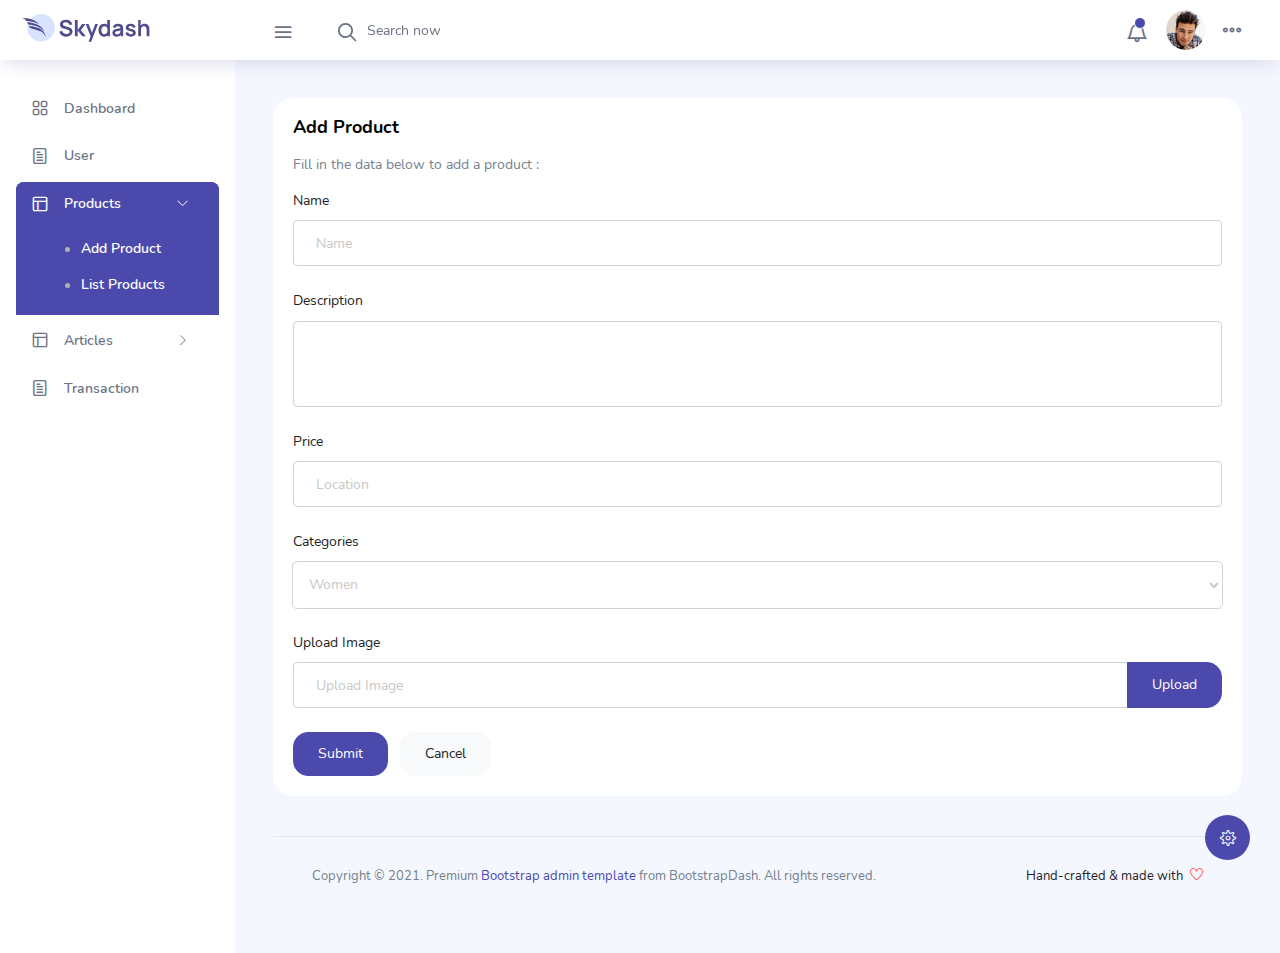
<file: pages/products/addproducts.html>
<!DOCTYPE html>
<html lang="en">

<head>
  <!-- Required meta tags -->
  <meta charset="utf-8">
  <meta name="viewport" content="width=device-width, initial-scale=1, shrink-to-fit=no">
  <title>Skydash Admin</title>
  <!-- plugins:css -->
  <link rel="stylesheet" href="../../vendors/feather/feather.css">
  <link rel="stylesheet" href="../../vendors/ti-icons/css/themify-icons.css">
  <link rel="stylesheet" href="../../vendors/css/vendor.bundle.base.css">
  <!-- endinject -->
  <!-- Plugin css for this page -->
  <link rel="stylesheet" href="../../vendors/select2/select2.min.css">
  <link rel="stylesheet" href="../../vendors/select2-bootstrap-theme/select2-bootstrap.min.css">
  <!-- End plugin css for this page -->
  <!-- inject:css -->
  <link rel="stylesheet" href="../../css/vertical-layout-light/style.css">
  <!-- endinject -->
  <link rel="shortcut icon" href="../../images/favicon.png" />
</head>

<body>
  <div class="container-scroller">
    <!-- partial:../../partials/_navbar.html -->
    <nav class="navbar col-lg-12 col-12 p-0 fixed-top d-flex flex-row">
      <div class="text-center navbar-brand-wrapper d-flex align-items-center justify-content-center">
        <a class="navbar-brand brand-logo mr-5" href="../../index.html"><img src="../../images/logo.svg" class="mr-2" alt="logo"/></a>
        <a class="navbar-brand brand-logo-mini" href="../../index.html"><img src="../../images/logo-mini.svg" alt="logo"/></a>
      </div>
      <div class="navbar-menu-wrapper d-flex align-items-center justify-content-end">
        <button class="navbar-toggler navbar-toggler align-self-center" type="button" data-toggle="minimize">
          <span class="icon-menu"></span>
        </button>
        <ul class="navbar-nav mr-lg-2">
          <li class="nav-item nav-search d-none d-lg-block">
            <div class="input-group">
              <div class="input-group-prepend hover-cursor" id="navbar-search-icon">
                <span class="input-group-text" id="search">
                  <i class="icon-search"></i>
                </span>
              </div>
              <input type="text" class="form-control" id="navbar-search-input" placeholder="Search now" aria-label="search" aria-describedby="search">
            </div>
          </li>
        </ul>
        <ul class="navbar-nav navbar-nav-right">
          <li class="nav-item dropdown">
            <a class="nav-link count-indicator dropdown-toggle" id="notificationDropdown" href="#" data-toggle="dropdown">
              <i class="icon-bell mx-0"></i>
              <span class="count"></span>
            </a>
            <div class="dropdown-menu dropdown-menu-right navbar-dropdown preview-list" aria-labelledby="notificationDropdown">
              <p class="mb-0 font-weight-normal float-left dropdown-header">Notifications</p>
              <a class="dropdown-item preview-item">
                <div class="preview-thumbnail">
                  <div class="preview-icon bg-success">
                    <i class="ti-info-alt mx-0"></i>
                  </div>
                </div>
                <div class="preview-item-content">
                  <h6 class="preview-subject font-weight-normal">Application Error</h6>
                  <p class="font-weight-light small-text mb-0 text-muted">
                    Just now
                  </p>
                </div>
              </a>
              <a class="dropdown-item preview-item">
                <div class="preview-thumbnail">
                  <div class="preview-icon bg-warning">
                    <i class="ti-settings mx-0"></i>
                  </div>
                </div>
                <div class="preview-item-content">
                  <h6 class="preview-subject font-weight-normal">Settings</h6>
                  <p class="font-weight-light small-text mb-0 text-muted">
                    Private message
                  </p>
                </div>
              </a>
            </div>
          </li>
          <li class="nav-item nav-profile dropdown">
            <a class="nav-link dropdown-toggle" href="#" data-toggle="dropdown" id="profileDropdown">
              <img src="../../images/faces/face28.jpg" alt="profile"/>
            </a>
            <div class="dropdown-menu dropdown-menu-right navbar-dropdown" aria-labelledby="profileDropdown">
              <a class="dropdown-item">
                <i class="ti-settings text-primary"></i>
                Settings
              </a>
              <a class="dropdown-item">
                <i class="ti-power-off text-primary"></i>
                Logout
              </a>
            </div>
          </li>
          <li class="nav-item nav-settings d-none d-lg-flex">
            <a class="nav-link" href="#">
              <i class="icon-ellipsis"></i>
            </a>
          </li>
        </ul>
        <button class="navbar-toggler navbar-toggler-right d-lg-none align-self-center" type="button" data-toggle="offcanvas">
          <span class="icon-menu"></span>
        </button>
      </div>
    </nav>
    <!-- partial -->
    <div class="container-fluid page-body-wrapper">
      <!-- partial:../../partials/_settings-panel.html -->
      <div class="theme-setting-wrapper">
        <div id="settings-trigger"><i class="ti-settings"></i></div>
        <div id="theme-settings" class="settings-panel">
          <i class="settings-close ti-close"></i>
          <p class="settings-heading">SIDEBAR SKINS</p>
          <div class="sidebar-bg-options selected" id="sidebar-light-theme"><div class="img-ss rounded-circle bg-light border mr-3"></div>Light</div>
          <div class="sidebar-bg-options" id="sidebar-dark-theme"><div class="img-ss rounded-circle bg-dark border mr-3"></div>Dark</div>
          <p class="settings-heading mt-2">HEADER SKINS</p>
          <div class="color-tiles mx-0 px-4">
            <div class="tiles success"></div>
            <div class="tiles warning"></div>
            <div class="tiles danger"></div>
            <div class="tiles info"></div>
            <div class="tiles dark"></div>
            <div class="tiles default"></div>
          </div>
        </div>
      </div>
      <div id="right-sidebar" class="settings-panel">
        <i class="settings-close ti-close"></i>
        <ul class="nav nav-tabs border-top" id="setting-panel" role="tablist">
          <li class="nav-item">
            <a class="nav-link active" id="todo-tab" data-toggle="tab" href="#todo-section" role="tab" aria-controls="todo-section" aria-expanded="true">TO DO LIST</a>
          </li>
          <li class="nav-item">
            <a class="nav-link" id="chats-tab" data-toggle="tab" href="#chats-section" role="tab" aria-controls="chats-section">CHATS</a>
          </li>
        </ul>
        <div class="tab-content" id="setting-content">
          <div class="tab-pane fade show active scroll-wrapper" id="todo-section" role="tabpanel" aria-labelledby="todo-section">
            <div class="add-items d-flex px-3 mb-0">
              <form class="form w-100">
                <div class="form-group d-flex">
                  <input type="text" class="form-control todo-list-input" placeholder="Add To-do">
                  <button type="submit" class="add btn btn-primary todo-list-add-btn" id="add-task">Add</button>
                </div>
              </form>
            </div>
            <div class="list-wrapper px-3">
              <ul class="d-flex flex-column-reverse todo-list">
                <li>
                  <div class="form-check">
                    <label class="form-check-label">
                      <input class="checkbox" type="checkbox">
                      Team review meeting at 3.00 PM
                    </label>
                  </div>
                  <i class="remove ti-close"></i>
                </li>
                <li>
                  <div class="form-check">
                    <label class="form-check-label">
                      <input class="checkbox" type="checkbox">
                      Prepare for presentation
                    </label>
                  </div>
                  <i class="remove ti-close"></i>
                </li>
                <li>
                  <div class="form-check">
                    <label class="form-check-label">
                      <input class="checkbox" type="checkbox">
                      Resolve all the low priority tickets due today
                    </label>
                  </div>
                  <i class="remove ti-close"></i>
                </li>
                <li class="completed">
                  <div class="form-check">
                    <label class="form-check-label">
                      <input class="checkbox" type="checkbox" checked>
                      Schedule meeting for next week
                    </label>
                  </div>
                  <i class="remove ti-close"></i>
                </li>
                <li class="completed">
                  <div class="form-check">
                    <label class="form-check-label">
                      <input class="checkbox" type="checkbox" checked>
                      Project review
                    </label>
                  </div>
                  <i class="remove ti-close"></i>
                </li>
              </ul>
            </div>
            <h4 class="px-3 text-muted mt-5 font-weight-light mb-0">Events</h4>
            <div class="events pt-4 px-3">
              <div class="wrapper d-flex mb-2">
                <i class="ti-control-record text-primary mr-2"></i>
                <span>Feb 11 2018</span>
              </div>
              <p class="mb-0 font-weight-thin text-gray">Creating component page build a js</p>
              <p class="text-gray mb-0">The total number of sessions</p>
            </div>
            <div class="events pt-4 px-3">
              <div class="wrapper d-flex mb-2">
                <i class="ti-control-record text-primary mr-2"></i>
                <span>Feb 7 2018</span>
              </div>
              <p class="mb-0 font-weight-thin text-gray">Meeting with Alisa</p>
              <p class="text-gray mb-0 ">Call Sarah Graves</p>
            </div>
          </div>
          <!-- To do section tab ends -->
          <div class="tab-pane fade" id="chats-section" role="tabpanel" aria-labelledby="chats-section">
            <div class="d-flex align-items-center justify-content-between border-bottom">
              <p class="settings-heading border-top-0 mb-3 pl-3 pt-0 border-bottom-0 pb-0">Friends</p>
              <small class="settings-heading border-top-0 mb-3 pt-0 border-bottom-0 pb-0 pr-3 font-weight-normal">See All</small>
            </div>
            <ul class="chat-list">
              <li class="list active">
                <div class="profile"><img src="../../images/faces/face1.jpg" alt="image"><span class="online"></span></div>
                <div class="info">
                  <p>Thomas Douglas</p>
                  <p>Available</p>
                </div>
                <small class="text-muted my-auto">19 min</small>
              </li>
              <li class="list">
                <div class="profile"><img src="../../images/faces/face2.jpg" alt="image"><span class="offline"></span></div>
                <div class="info">
                  <div class="wrapper d-flex">
                    <p>Catherine</p>
                  </div>
                  <p>Away</p>
                </div>
                <div class="badge badge-success badge-pill my-auto mx-2">4</div>
                <small class="text-muted my-auto">23 min</small>
              </li>
              <li class="list">
                <div class="profile"><img src="../../images/faces/face3.jpg" alt="image"><span class="online"></span></div>
                <div class="info">
                  <p>Daniel Russell</p>
                  <p>Available</p>
                </div>
                <small class="text-muted my-auto">14 min</small>
              </li>
              <li class="list">
                <div class="profile"><img src="../../images/faces/face4.jpg" alt="image"><span class="offline"></span></div>
                <div class="info">
                  <p>James Richardson</p>
                  <p>Away</p>
                </div>
                <small class="text-muted my-auto">2 min</small>
              </li>
              <li class="list">
                <div class="profile"><img src="../../images/faces/face5.jpg" alt="image"><span class="online"></span></div>
                <div class="info">
                  <p>Madeline Kennedy</p>
                  <p>Available</p>
                </div>
                <small class="text-muted my-auto">5 min</small>
              </li>
              <li class="list">
                <div class="profile"><img src="../../images/faces/face6.jpg" alt="image"><span class="online"></span></div>
                <div class="info">
                  <p>Sarah Graves</p>
                  <p>Available</p>
                </div>
                <small class="text-muted my-auto">47 min</small>
              </li>
            </ul>
          </div>
          <!-- chat tab ends -->
        </div>
      </div>
      <!-- partial -->
      <!-- partial:../../partials/_sidebar.html -->
      <nav class="sidebar sidebar-offcanvas" id="sidebar">
        <ul class="nav">
          <li class="nav-item">
            <a class="nav-link" href="../../index.html">
              <i class="icon-grid menu-icon"></i>
              <span class="menu-title">Dashboard</span>
            </a>
          </li>

        <li class="nav-item">
            <a class="nav-link" href="pages/user/user.html">
              <i class="icon-paper menu-icon"></i>
              <span class="menu-title">User</span>
            </a>
          </li>

          <li class="nav-item">
            <a class="nav-link" data-toggle="collapse" href="#products" aria-expanded="false" aria-controls="products">
              <i class="icon-layout menu-icon"></i>
              <span class="menu-title">Products</span>
              <i class="menu-arrow"></i>
            </a>
            <div class="collapse" id="products">
              <ul class="nav flex-column sub-menu">
                <li class="nav-item"> <a class="nav-link" href="addproducts.html">Add Product</a></li>
                <li class="nav-item"> <a class="nav-link" href="listproducts.html">List Products</a></li>
              </ul>
            </div>
          </li>
          <li class="nav-item">
            <a class="nav-link" data-toggle="collapse" href="#article" aria-expanded="false" aria-controls="article">
              <i class="icon-layout menu-icon"></i>
              <span class="menu-title">Articles</span>
              <i class="menu-arrow"></i>
            </a>
            <div class="collapse" id="article">
              <ul class="nav flex-column sub-menu">
                <li class="nav-item"> <a class="nav-link" href="../articles/addarticle.html">Add Article</a></li>
                <li class="nav-item"> <a class="nav-link" href="../articles/listarticle.html">List Article</a></li>
              </ul>
            </div>
          </li>

          <li class="nav-item">
            <a class="nav-link" href="../transaction/transaction.html">
              <i class="icon-paper menu-icon"></i>
              <span class="menu-title">Transaction</span>
            </a>
          </li>
          
        </ul>
      </nav>
      <!-- partial -->
      <div class="main-panel">        
        <div class="content-wrapper">
          <div class="row">
            
            <div class="col-12 grid-margin stretch-card">
              <div class="card">
                <div class="card-body">
                  <h4 class="card-title">Add Product</h4>
                  <p class="card-description">
                    Fill in the data below to add a product :
                  </p>
                  <form class="forms-sample">
                    <div class="form-group">
                      <label for="exampleInputName1">Name</label>
                      <input type="text" class="form-control" id="exampleInputName1" placeholder="Name">
                    </div>
                    <div class="form-group">
                        <label for="exampleTextarea1">Description</label>
                        <textarea class="form-control" id="exampleTextarea1" rows="4"></textarea>
                    </div>
                    <div class="form-group">
                        <label for="exampleInputCity1">Price</label>
                        <input type="text" class="form-control" id="exampleInputCity1" placeholder="Location">
                      </div>
                    <div class="form-group">
                      <label for="exampleSelectCategories">Categories</label>
                        <select class="form-control" id="exampleSelectCategories">
                          <option>Women</option>
                          <option>Men</option>
                          <option>Kids</option>
                        </select>
                      </div>
                    <div class="form-group">
                      <label>Upload Image</label>
                      <input type="file" name="img[]" class="file-upload-default">
                      <div class="input-group col-xs-12">
                        <input type="text" class="form-control file-upload-info" disabled placeholder="Upload Image">
                        <span class="input-group-append">
                          <button class="file-upload-browse btn btn-primary" type="button">Upload</button>
                        </span>
                      </div>
                    </div>                    
                    <button type="submit" class="btn btn-primary mr-2" href="listproducts.html">Submit</button>
                    <button class="btn btn-light">Cancel</button>
                  </form>
                </div>
              </div>
            </div>
            
            
            
            
            
        </div>
        <!-- content-wrapper ends -->
        <!-- partial:../../partials/_footer.html -->
        <footer class="footer">
          <div class="d-sm-flex justify-content-center justify-content-sm-between">
            <span class="text-muted text-center text-sm-left d-block d-sm-inline-block">Copyright © 2021.  Premium <a href="https://www.bootstrapdash.com/" target="_blank">Bootstrap admin template</a> from BootstrapDash. All rights reserved.</span>
            <span class="float-none float-sm-right d-block mt-1 mt-sm-0 text-center">Hand-crafted & made with <i class="ti-heart text-danger ml-1"></i></span>
          </div>
        </footer>
        <!-- partial -->
      </div>
      <!-- main-panel ends -->
    </div>
    <!-- page-body-wrapper ends -->
  </div>
  <!-- container-scroller -->
  <!-- plugins:js -->
  <script src="../../vendors/js/vendor.bundle.base.js"></script>
  <!-- endinject -->
  <!-- Plugin js for this page -->
  <script src="../../vendors/typeahead.js/typeahead.bundle.min.js"></script>
  <script src="../../vendors/select2/select2.min.js"></script>
  <!-- End plugin js for this page -->
  <!-- inject:js -->
  <script src="../../js/off-canvas.js"></script>
  <script src="../../js/hoverable-collapse.js"></script>
  <script src="../../js/template.js"></script>
  <script src="../../js/settings.js"></script>
  <script src="../../js/todolist.js"></script>
  <!-- endinject -->
  <!-- Custom js for this page-->
  <script src="../../js/file-upload.js"></script>
  <script src="../../js/typeahead.js"></script>
  <script src="../../js/select2.js"></script>
  <!-- End custom js for this page-->
</body>

</html>
</file>
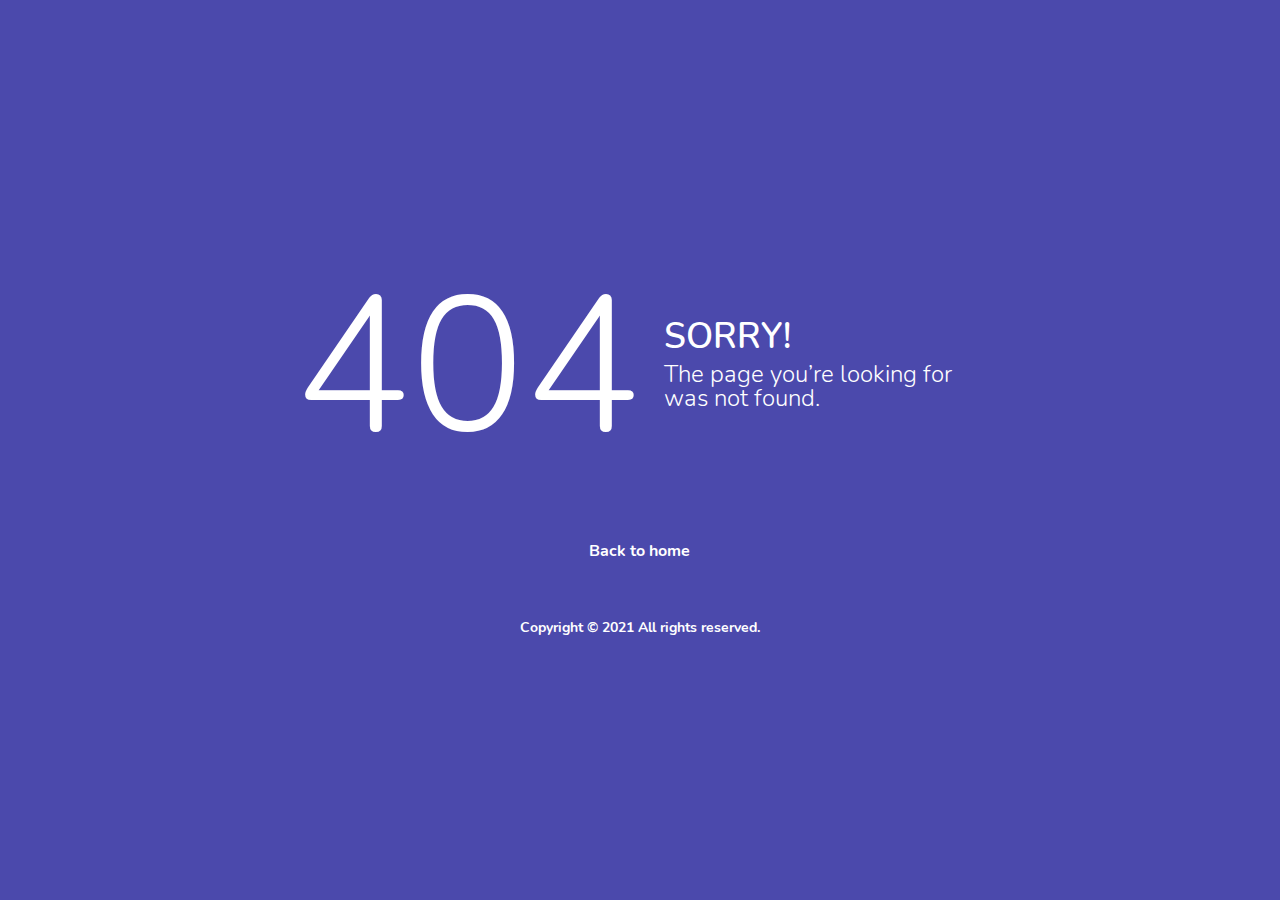
<file: pages/samples/error-404.html>
<!DOCTYPE html>
<html lang="en">

<head>
  <!-- Required meta tags -->
  <meta charset="utf-8">
  <meta name="viewport" content="width=device-width, initial-scale=1, shrink-to-fit=no">
  <title>Skydash Admin</title>
  <!-- plugins:css -->
  <link rel="stylesheet" href="../../vendors/feather/feather.css">
  <link rel="stylesheet" href="../../vendors/ti-icons/css/themify-icons.css">
  <link rel="stylesheet" href="../../vendors/css/vendor.bundle.base.css">
  <!-- endinject -->
  <!-- Plugin css for this page -->
  <!-- End plugin css for this page -->
  <!-- inject:css -->
  <link rel="stylesheet" href="../../css/vertical-layout-light/style.css">
  <!-- endinject -->
  <link rel="shortcut icon" href="../../images/favicon.png" />
</head>

<body>
  <div class="container-scroller">
    <div class="container-fluid page-body-wrapper full-page-wrapper">
      <div class="content-wrapper d-flex align-items-center text-center error-page bg-primary">
        <div class="row flex-grow">
          <div class="col-lg-7 mx-auto text-white">
            <div class="row align-items-center d-flex flex-row">
              <div class="col-lg-6 text-lg-right pr-lg-4">
                <h1 class="display-1 mb-0">404</h1>
              </div>
              <div class="col-lg-6 error-page-divider text-lg-left pl-lg-4">
                <h2>SORRY!</h2>
                <h3 class="font-weight-light">The page you’re looking for was not found.</h3>
              </div>
            </div>
            <div class="row mt-5">
              <div class="col-12 text-center mt-xl-2">
                <a class="text-white font-weight-medium" href="../../index.html">Back to home</a>
              </div>
            </div>
            <div class="row mt-5">
              <div class="col-12 mt-xl-2">
                <p class="text-white font-weight-medium text-center">Copyright &copy; 2021  All rights reserved.</p>
              </div>
            </div>
          </div>
        </div>
      </div>
      <!-- content-wrapper ends -->
    </div>
    <!-- page-body-wrapper ends -->
  </div>
  <!-- container-scroller -->
  <!-- plugins:js -->
  <script src="../../vendors/js/vendor.bundle.base.js"></script>
  <!-- endinject -->
  <!-- Plugin js for this page -->
  <!-- End plugin js for this page -->
  <!-- inject:js -->
  <script src="../../js/off-canvas.js"></script>
  <script src="../../js/hoverable-collapse.js"></script>
  <script src="../../js/template.js"></script>
  <script src="../../js/settings.js"></script>
  <script src="../../js/todolist.js"></script>
  <!-- endinject -->
</body>

</html>
</file>
<file: vendors/feather/feather.css>
@charset "UTF-8";
 
@font-face {
  font-family: "feather";
  src:url("fonts/feather-webfont.eot");
  src:url("fonts/feather-webfont.eot?#iefix") format("embedded-opentype"),
    url("fonts/feather-webfont.woff") format("woff"),
    url("fonts/feather-webfont.ttf") format("truetype"),
    url("fonts/feather-webfont.svg#feather") format("svg");
  font-weight: normal;
  font-style: normal;
}

/* Character Mapping Method */
 
[data-icon]:before {
  display: inline-block;
  font-family: "feather";
  content: attr(data-icon);
  font-style: normal;
  font-weight: normal;
  font-variant: normal;
  text-transform: none;
  speak: none;
  line-height: 1;
  -webkit-font-smoothing: antialiased;
  -moz-osx-font-smoothing: grayscale;
}

/* CSS Class Mapping Method */
 
[class^="icon-"],
[class*=" icon-"] {
  display: inline-block;
  font-family: "feather";
  font-style: normal;
  font-weight: normal;
  font-variant: normal;
  text-transform: none;
  speak: none;
  line-height: 1;
  -webkit-font-smoothing: antialiased;
  -moz-osx-font-smoothing: grayscale;
}

.icon-eye:before {
  content: "\e000";
}

.icon-paper-clip:before {
  content: "\e001";
}

.icon-mail:before {
  content: "\e002";
}

.icon-mail:before {
  content: "\e002";
}

.icon-toggle:before {
  content: "\e003";
}

.icon-layout:before {
  content: "\e004";
}

.icon-link:before {
  content: "\e005";
}

.icon-bell:before {
  content: "\e006";
}

.icon-lock:before {
  content: "\e007";
}

.icon-unlock:before {
  content: "\e008";
}

.icon-ribbon:before {
  content: "\e009";
}

.icon-image:before {
  content: "\e010";
}

.icon-signal:before {
  content: "\e011";
}

.icon-target:before {
  content: "\e012";
}

.icon-clipboard:before {
  content: "\e013";
}

.icon-clock:before {
  content: "\e014";
}

.icon-clock:before {
  content: "\e014";
}

.icon-watch:before {
  content: "\e015";
}

.icon-air-play:before {
  content: "\e016";
}

.icon-camera:before {
  content: "\e017";
}

.icon-video:before {
  content: "\e018";
}

.icon-disc:before {
  content: "\e019";
}

.icon-printer:before {
  content: "\e020";
}

.icon-monitor:before {
  content: "\e021";
}

.icon-server:before {
  content: "\e022";
}

.icon-cog:before {
  content: "\e023";
}

.icon-heart:before {
  content: "\e024";
}

.icon-paragraph:before {
  content: "\e025";
}

.icon-align-justify:before {
  content: "\e026";
}

.icon-align-left:before {
  content: "\e027";
}

.icon-align-center:before {
  content: "\e028";
}

.icon-align-right:before {
  content: "\e029";
}

.icon-book:before {
  content: "\e030";
}

.icon-layers:before {
  content: "\e031";
}

.icon-stack:before {
  content: "\e032";
}

.icon-stack-2:before {
  content: "\e033";
}

.icon-paper:before {
  content: "\e034";
}

.icon-paper-stack:before {
  content: "\e035";
}

.icon-search:before {
  content: "\e036";
}

.icon-zoom-in:before {
  content: "\e037";
}

.icon-zoom-out:before {
  content: "\e038";
}

.icon-reply:before {
  content: "\e039";
}

.icon-circle-plus:before {
  content: "\e040";
}

.icon-circle-minus:before {
  content: "\e041";
}

.icon-circle-check:before {
  content: "\e042";
}

.icon-circle-cross:before {
  content: "\e043";
}

.icon-square-plus:before {
  content: "\e044";
}

.icon-square-minus:before {
  content: "\e045";
}

.icon-square-check:before {
  content: "\e046";
}

.icon-square-cross:before {
  content: "\e047";
}

.icon-microphone:before {
  content: "\e048";
}

.icon-record:before {
  content: "\e049";
}

.icon-skip-back:before {
  content: "\e050";
}

.icon-rewind:before {
  content: "\e051";
}

.icon-play:before {
  content: "\e052";
}

.icon-pause:before {
  content: "\e053";
}

.icon-stop:before {
  content: "\e054";
}

.icon-fast-forward:before {
  content: "\e055";
}

.icon-skip-forward:before {
  content: "\e056";
}

.icon-shuffle:before {
  content: "\e057";
}

.icon-repeat:before {
  content: "\e058";
}

.icon-folder:before {
  content: "\e059";
}

.icon-umbrella:before {
  content: "\e060";
}

.icon-moon:before {
  content: "\e061";
}

.icon-thermometer:before {
  content: "\e062";
}

.icon-drop:before {
  content: "\e063";
}

.icon-sun:before {
  content: "\e064";
}

.icon-cloud:before {
  content: "\e065";
}

.icon-cloud-upload:before {
  content: "\e066";
}

.icon-cloud-download:before {
  content: "\e067";
}

.icon-upload:before {
  content: "\e068";
}

.icon-download:before {
  content: "\e069";
}

.icon-location:before {
  content: "\e070";
}

.icon-location-2:before {
  content: "\e071";
}

.icon-map:before {
  content: "\e072";
}

.icon-battery:before {
  content: "\e073";
}

.icon-head:before {
  content: "\e074";
}

.icon-briefcase:before {
  content: "\e075";
}

.icon-speech-bubble:before {
  content: "\e076";
}

.icon-anchor:before {
  content: "\e077";
}

.icon-globe:before {
  content: "\e078";
}

.icon-box:before {
  content: "\e079";
}

.icon-reload:before {
  content: "\e080";
}

.icon-share:before {
  content: "\e081";
}

.icon-marquee:before {
  content: "\e082";
}

.icon-marquee-plus:before {
  content: "\e083";
}

.icon-marquee-minus:before {
  content: "\e084";
}

.icon-tag:before {
  content: "\e085";
}

.icon-power:before {
  content: "\e086";
}

.icon-command:before {
  content: "\e087";
}

.icon-alt:before {
  content: "\e088";
}

.icon-esc:before {
  content: "\e089";
}

.icon-bar-graph:before {
  content: "\e090";
}

.icon-bar-graph-2:before {
  content: "\e091";
}

.icon-pie-graph:before {
  content: "\e092";
}

.icon-star:before {
  content: "\e093";
}

.icon-arrow-left:before {
  content: "\e094";
}

.icon-arrow-right:before {
  content: "\e095";
}

.icon-arrow-up:before {
  content: "\e096";
}

.icon-arrow-down:before {
  content: "\e097";
}

.icon-volume:before {
  content: "\e098";
}

.icon-mute:before {
  content: "\e099";
}

.icon-content-right:before {
  content: "\e100";
}

.icon-content-left:before {
  content: "\e101";
}

.icon-grid:before {
  content: "\e102";
}

.icon-grid-2:before {
  content: "\e103";
}

.icon-columns:before {
  content: "\e104";
}

.icon-loader:before {
  content: "\e105";
}

.icon-bag:before {
  content: "\e106";
}

.icon-ban:before {
  content: "\e107";
}

.icon-flag:before {
  content: "\e108";
}

.icon-trash:before {
  content: "\e109";
}

.icon-expand:before {
  content: "\e110";
}

.icon-contract:before {
  content: "\e111";
}

.icon-maximize:before {
  content: "\e112";
}

.icon-minimize:before {
  content: "\e113";
}

.icon-plus:before {
  content: "\e114";
}

.icon-minus:before {
  content: "\e115";
}

.icon-check:before {
  content: "\e116";
}

.icon-cross:before {
  content: "\e117";
}

.icon-move:before {
  content: "\e118";
}

.icon-delete:before {
  content: "\e119";
}

.icon-menu:before {
  content: "\e120";
}

.icon-archive:before {
  content: "\e121";
}

.icon-inbox:before {
  content: "\e122";
}

.icon-outbox:before {
  content: "\e123";
}

.icon-file:before {
  content: "\e124";
}

.icon-file-add:before {
  content: "\e125";
}

.icon-file-subtract:before {
  content: "\e126";
}

.icon-help:before {
  content: "\e127";
}

.icon-open:before {
  content: "\e128";
}

.icon-ellipsis:before {
  content: "\e129";
}
</file>
<file: vendors/ti-icons/css/themify-icons.css>
@font-face {
	font-family: 'themify';
	src:url('../fonts/themify.eot');
	src:url('../fonts/themify.eot?#iefix') format('embedded-opentype'),
		url('../fonts/themify.woff') format('woff'),
		url('../fonts/themify.ttf') format('truetype'),
		url('../fonts/themify.svg') format('svg');
	font-weight: normal;
	font-style: normal;
}

[class^="ti-"], [class*=" ti-"] {
	font-family: 'themify';
	speak: none;
	font-style: normal;
	font-weight: normal;
	font-variant: normal;
	text-transform: none;
	line-height: 1;

	/* Better Font Rendering =========== */
	-webkit-font-smoothing: antialiased;
	-moz-osx-font-smoothing: grayscale;
}

.ti-wand:before {
	content: "\e600";
}
.ti-volume:before {
	content: "\e601";
}
.ti-user:before {
	content: "\e602";
}
.ti-unlock:before {
	content: "\e603";
}
.ti-unlink:before {
	content: "\e604";
}
.ti-trash:before {
	content: "\e605";
}
.ti-thought:before {
	content: "\e606";
}
.ti-target:before {
	content: "\e607";
}
.ti-tag:before {
	content: "\e608";
}
.ti-tablet:before {
	content: "\e609";
}
.ti-star:before {
	content: "\e60a";
}
.ti-spray:before {
	content: "\e60b";
}
.ti-signal:before {
	content: "\e60c";
}
.ti-shopping-cart:before {
	content: "\e60d";
}
.ti-shopping-cart-full:before {
	content: "\e60e";
}
.ti-settings:before {
	content: "\e60f";
}
.ti-search:before {
	content: "\e610";
}
.ti-zoom-in:before {
	content: "\e611";
}
.ti-zoom-out:before {
	content: "\e612";
}
.ti-cut:before {
	content: "\e613";
}
.ti-ruler:before {
	content: "\e614";
}
.ti-ruler-pencil:before {
	content: "\e615";
}
.ti-ruler-alt:before {
	content: "\e616";
}
.ti-bookmark:before {
	content: "\e617";
}
.ti-bookmark-alt:before {
	content: "\e618";
}
.ti-reload:before {
	content: "\e619";
}
.ti-plus:before {
	content: "\e61a";
}
.ti-pin:before {
	content: "\e61b";
}
.ti-pencil:before {
	content: "\e61c";
}
.ti-pencil-alt:before {
	content: "\e61d";
}
.ti-paint-roller:before {
	content: "\e61e";
}
.ti-paint-bucket:before {
	content: "\e61f";
}
.ti-na:before {
	content: "\e620";
}
.ti-mobile:before {
	content: "\e621";
}
.ti-minus:before {
	content: "\e622";
}
.ti-medall:before {
	content: "\e623";
}
.ti-medall-alt:before {
	content: "\e624";
}
.ti-marker:before {
	content: "\e625";
}
.ti-marker-alt:before {
	content: "\e626";
}
.ti-arrow-up:before {
	content: "\e627";
}
.ti-arrow-right:before {
	content: "\e628";
}
.ti-arrow-left:before {
	content: "\e629";
}
.ti-arrow-down:before {
	content: "\e62a";
}
.ti-lock:before {
	content: "\e62b";
}
.ti-location-arrow:before {
	content: "\e62c";
}
.ti-link:before {
	content: "\e62d";
}
.ti-layout:before {
	content: "\e62e";
}
.ti-layers:before {
	content: "\e62f";
}
.ti-layers-alt:before {
	content: "\e630";
}
.ti-key:before {
	content: "\e631";
}
.ti-import:before {
	content: "\e632";
}
.ti-image:before {
	content: "\e633";
}
.ti-heart:before {
	content: "\e634";
}
.ti-heart-broken:before {
	content: "\e635";
}
.ti-hand-stop:before {
	content: "\e636";
}
.ti-hand-open:before {
	content: "\e637";
}
.ti-hand-drag:before {
	content: "\e638";
}
.ti-folder:before {
	content: "\e639";
}
.ti-flag:before {
	content: "\e63a";
}
.ti-flag-alt:before {
	content: "\e63b";
}
.ti-flag-alt-2:before {
	content: "\e63c";
}
.ti-eye:before {
	content: "\e63d";
}
.ti-export:before {
	content: "\e63e";
}
.ti-exchange-vertical:before {
	content: "\e63f";
}
.ti-desktop:before {
	content: "\e640";
}
.ti-cup:before {
	content: "\e641";
}
.ti-crown:before {
	content: "\e642";
}
.ti-comments:before {
	content: "\e643";
}
.ti-comment:before {
	content: "\e644";
}
.ti-comment-alt:before {
	content: "\e645";
}
.ti-close:before {
	content: "\e646";
}
.ti-clip:before {
	content: "\e647";
}
.ti-angle-up:before {
	content: "\e648";
}
.ti-angle-right:before {
	content: "\e649";
}
.ti-angle-left:before {
	content: "\e64a";
}
.ti-angle-down:before {
	content: "\e64b";
}
.ti-check:before {
	content: "\e64c";
}
.ti-check-box:before {
	content: "\e64d";
}
.ti-camera:before {
	content: "\e64e";
}
.ti-announcement:before {
	content: "\e64f";
}
.ti-brush:before {
	content: "\e650";
}
.ti-briefcase:before {
	content: "\e651";
}
.ti-bolt:before {
	content: "\e652";
}
.ti-bolt-alt:before {
	content: "\e653";
}
.ti-blackboard:before {
	content: "\e654";
}
.ti-bag:before {
	content: "\e655";
}
.ti-move:before {
	content: "\e656";
}
.ti-arrows-vertical:before {
	content: "\e657";
}
.ti-arrows-horizontal:before {
	content: "\e658";
}
.ti-fullscreen:before {
	content: "\e659";
}
.ti-arrow-top-right:before {
	content: "\e65a";
}
.ti-arrow-top-left:before {
	content: "\e65b";
}
.ti-arrow-circle-up:before {
	content: "\e65c";
}
.ti-arrow-circle-right:before {
	content: "\e65d";
}
.ti-arrow-circle-left:before {
	content: "\e65e";
}
.ti-arrow-circle-down:before {
	content: "\e65f";
}
.ti-angle-double-up:before {
	content: "\e660";
}
.ti-angle-double-right:before {
	content: "\e661";
}
.ti-angle-double-left:before {
	content: "\e662";
}
.ti-angle-double-down:before {
	content: "\e663";
}
.ti-zip:before {
	content: "\e664";
}
.ti-world:before {
	content: "\e665";
}
.ti-wheelchair:before {
	content: "\e666";
}
.ti-view-list:before {
	content: "\e667";
}
.ti-view-list-alt:before {
	content: "\e668";
}
.ti-view-grid:before {
	content: "\e669";
}
.ti-uppercase:before {
	content: "\e66a";
}
.ti-upload:before {
	content: "\e66b";
}
.ti-underline:before {
	content: "\e66c";
}
.ti-truck:before {
	content: "\e66d";
}
.ti-timer:before {
	content: "\e66e";
}
.ti-ticket:before {
	content: "\e66f";
}
.ti-thumb-up:before {
	content: "\e670";
}
.ti-thumb-down:before {
	content: "\e671";
}
.ti-text:before {
	content: "\e672";
}
.ti-stats-up:before {
	content: "\e673";
}
.ti-stats-down:before {
	content: "\e674";
}
.ti-split-v:before {
	content: "\e675";
}
.ti-split-h:before {
	content: "\e676";
}
.ti-smallcap:before {
	content: "\e677";
}
.ti-shine:before {
	content: "\e678";
}
.ti-shift-right:before {
	content: "\e679";
}
.ti-shift-left:before {
	content: "\e67a";
}
.ti-shield:before {
	content: "\e67b";
}
.ti-notepad:before {
	content: "\e67c";
}
.ti-server:before {
	content: "\e67d";
}
.ti-quote-right:before {
	content: "\e67e";
}
.ti-quote-left:before {
	content: "\e67f";
}
.ti-pulse:before {
	content: "\e680";
}
.ti-printer:before {
	content: "\e681";
}
.ti-power-off:before {
	content: "\e682";
}
.ti-plug:before {
	content: "\e683";
}
.ti-pie-chart:before {
	content: "\e684";
}
.ti-paragraph:before {
	content: "\e685";
}
.ti-panel:before {
	content: "\e686";
}
.ti-package:before {
	content: "\e687";
}
.ti-music:before {
	content: "\e688";
}
.ti-music-alt:before {
	content: "\e689";
}
.ti-mouse:before {
	content: "\e68a";
}
.ti-mouse-alt:before {
	content: "\e68b";
}
.ti-money:before {
	content: "\e68c";
}
.ti-microphone:before {
	content: "\e68d";
}
.ti-menu:before {
	content: "\e68e";
}
.ti-menu-alt:before {
	content: "\e68f";
}
.ti-map:before {
	content: "\e690";
}
.ti-map-alt:before {
	content: "\e691";
}
.ti-loop:before {
	content: "\e692";
}
.ti-location-pin:before {
	content: "\e693";
}
.ti-list:before {
	content: "\e694";
}
.ti-light-bulb:before {
	content: "\e695";
}
.ti-Italic:before {
	content: "\e696";
}
.ti-info:before {
	content: "\e697";
}
.ti-infinite:before {
	content: "\e698";
}
.ti-id-badge:before {
	content: "\e699";
}
.ti-hummer:before {
	content: "\e69a";
}
.ti-home:before {
	content: "\e69b";
}
.ti-help:before {
	content: "\e69c";
}
.ti-headphone:before {
	content: "\e69d";
}
.ti-harddrives:before {
	content: "\e69e";
}
.ti-harddrive:before {
	content: "\e69f";
}
.ti-gift:before {
	content: "\e6a0";
}
.ti-game:before {
	content: "\e6a1";
}
.ti-filter:before {
	content: "\e6a2";
}
.ti-files:before {
	content: "\e6a3";
}
.ti-file:before {
	content: "\e6a4";
}
.ti-eraser:before {
	content: "\e6a5";
}
.ti-envelope:before {
	content: "\e6a6";
}
.ti-download:before {
	content: "\e6a7";
}
.ti-direction:before {
	content: "\e6a8";
}
.ti-direction-alt:before {
	content: "\e6a9";
}
.ti-dashboard:before {
	content: "\e6aa";
}
.ti-control-stop:before {
	content: "\e6ab";
}
.ti-control-shuffle:before {
	content: "\e6ac";
}
.ti-control-play:before {
	content: "\e6ad";
}
.ti-control-pause:before {
	content: "\e6ae";
}
.ti-control-forward:before {
	content: "\e6af";
}
.ti-control-backward:before {
	content: "\e6b0";
}
.ti-cloud:before {
	content: "\e6b1";
}
.ti-cloud-up:before {
	content: "\e6b2";
}
.ti-cloud-down:before {
	content: "\e6b3";
}
.ti-clipboard:before {
	content: "\e6b4";
}
.ti-car:before {
	content: "\e6b5";
}
.ti-calendar:before {
	content: "\e6b6";
}
.ti-book:before {
	content: "\e6b7";
}
.ti-bell:before {
	content: "\e6b8";
}
.ti-basketball:before {
	content: "\e6b9";
}
.ti-bar-chart:before {
	content: "\e6ba";
}
.ti-bar-chart-alt:before {
	content: "\e6bb";
}
.ti-back-right:before {
	content: "\e6bc";
}
.ti-back-left:before {
	content: "\e6bd";
}
.ti-arrows-corner:before {
	content: "\e6be";
}
.ti-archive:before {
	content: "\e6bf";
}
.ti-anchor:before {
	content: "\e6c0";
}
.ti-align-right:before {
	content: "\e6c1";
}
.ti-align-left:before {
	content: "\e6c2";
}
.ti-align-justify:before {
	content: "\e6c3";
}
.ti-align-center:before {
	content: "\e6c4";
}
.ti-alert:before {
	content: "\e6c5";
}
.ti-alarm-clock:before {
	content: "\e6c6";
}
.ti-agenda:before {
	content: "\e6c7";
}
.ti-write:before {
	content: "\e6c8";
}
.ti-window:before {
	content: "\e6c9";
}
.ti-widgetized:before {
	content: "\e6ca";
}
.ti-widget:before {
	content: "\e6cb";
}
.ti-widget-alt:before {
	content: "\e6cc";
}
.ti-wallet:before {
	content: "\e6cd";
}
.ti-video-clapper:before {
	content: "\e6ce";
}
.ti-video-camera:before {
	content: "\e6cf";
}
.ti-vector:before {
	content: "\e6d0";
}
.ti-themify-logo:before {
	content: "\e6d1";
}
.ti-themify-favicon:before {
	content: "\e6d2";
}
.ti-themify-favicon-alt:before {
	content: "\e6d3";
}
.ti-support:before {
	content: "\e6d4";
}
.ti-stamp:before {
	content: "\e6d5";
}
.ti-split-v-alt:before {
	content: "\e6d6";
}
.ti-slice:before {
	content: "\e6d7";
}
.ti-shortcode:before {
	content: "\e6d8";
}
.ti-shift-right-alt:before {
	content: "\e6d9";
}
.ti-shift-left-alt:before {
	content: "\e6da";
}
.ti-ruler-alt-2:before {
	content: "\e6db";
}
.ti-receipt:before {
	content: "\e6dc";
}
.ti-pin2:before {
	content: "\e6dd";
}
.ti-pin-alt:before {
	content: "\e6de";
}
.ti-pencil-alt2:before {
	content: "\e6df";
}
.ti-palette:before {
	content: "\e6e0";
}
.ti-more:before {
	content: "\e6e1";
}
.ti-more-alt:before {
	content: "\e6e2";
}
.ti-microphone-alt:before {
	content: "\e6e3";
}
.ti-magnet:before {
	content: "\e6e4";
}
.ti-line-double:before {
	content: "\e6e5";
}
.ti-line-dotted:before {
	content: "\e6e6";
}
.ti-line-dashed:before {
	content: "\e6e7";
}
.ti-layout-width-full:before {
	content: "\e6e8";
}
.ti-layout-width-default:before {
	content: "\e6e9";
}
.ti-layout-width-default-alt:before {
	content: "\e6ea";
}
.ti-layout-tab:before {
	content: "\e6eb";
}
.ti-layout-tab-window:before {
	content: "\e6ec";
}
.ti-layout-tab-v:before {
	content: "\e6ed";
}
.ti-layout-tab-min:before {
	content: "\e6ee";
}
.ti-layout-slider:before {
	content: "\e6ef";
}
.ti-layout-slider-alt:before {
	content: "\e6f0";
}
.ti-layout-sidebar-right:before {
	content: "\e6f1";
}
.ti-layout-sidebar-none:before {
	content: "\e6f2";
}
.ti-layout-sidebar-left:before {
	content: "\e6f3";
}
.ti-layout-placeholder:before {
	content: "\e6f4";
}
.ti-layout-menu:before {
	content: "\e6f5";
}
.ti-layout-menu-v:before {
	content: "\e6f6";
}
.ti-layout-menu-separated:before {
	content: "\e6f7";
}
.ti-layout-menu-full:before {
	content: "\e6f8";
}
.ti-layout-media-right-alt:before {
	content: "\e6f9";
}
.ti-layout-media-right:before {
	content: "\e6fa";
}
.ti-layout-media-overlay:before {
	content: "\e6fb";
}
.ti-layout-media-overlay-alt:before {
	content: "\e6fc";
}
.ti-layout-media-overlay-alt-2:before {
	content: "\e6fd";
}
.ti-layout-media-left-alt:before {
	content: "\e6fe";
}
.ti-layout-media-left:before {
	content: "\e6ff";
}
.ti-layout-media-center-alt:before {
	content: "\e700";
}
.ti-layout-media-center:before {
	content: "\e701";
}
.ti-layout-list-thumb:before {
	content: "\e702";
}
.ti-layout-list-thumb-alt:before {
	content: "\e703";
}
.ti-layout-list-post:before {
	content: "\e704";
}
.ti-layout-list-large-image:before {
	content: "\e705";
}
.ti-layout-line-solid:before {
	content: "\e706";
}
.ti-layout-grid4:before {
	content: "\e707";
}
.ti-layout-grid3:before {
	content: "\e708";
}
.ti-layout-grid2:before {
	content: "\e709";
}
.ti-layout-grid2-thumb:before {
	content: "\e70a";
}
.ti-layout-cta-right:before {
	content: "\e70b";
}
.ti-layout-cta-left:before {
	content: "\e70c";
}
.ti-layout-cta-center:before {
	content: "\e70d";
}
.ti-layout-cta-btn-right:before {
	content: "\e70e";
}
.ti-layout-cta-btn-left:before {
	content: "\e70f";
}
.ti-layout-column4:before {
	content: "\e710";
}
.ti-layout-column3:before {
	content: "\e711";
}
.ti-layout-column2:before {
	content: "\e712";
}
.ti-layout-accordion-separated:before {
	content: "\e713";
}
.ti-layout-accordion-merged:before {
	content: "\e714";
}
.ti-layout-accordion-list:before {
	content: "\e715";
}
.ti-ink-pen:before {
	content: "\e716";
}
.ti-info-alt:before {
	content: "\e717";
}
.ti-help-alt:before {
	content: "\e718";
}
.ti-headphone-alt:before {
	content: "\e719";
}
.ti-hand-point-up:before {
	content: "\e71a";
}
.ti-hand-point-right:before {
	content: "\e71b";
}
.ti-hand-point-left:before {
	content: "\e71c";
}
.ti-hand-point-down:before {
	content: "\e71d";
}
.ti-gallery:before {
	content: "\e71e";
}
.ti-face-smile:before {
	content: "\e71f";
}
.ti-face-sad:before {
	content: "\e720";
}
.ti-credit-card:before {
	content: "\e721";
}
.ti-control-skip-forward:before {
	content: "\e722";
}
.ti-control-skip-backward:before {
	content: "\e723";
}
.ti-control-record:before {
	content: "\e724";
}
.ti-control-eject:before {
	content: "\e725";
}
.ti-comments-smiley:before {
	content: "\e726";
}
.ti-brush-alt:before {
	content: "\e727";
}
.ti-youtube:before {
	content: "\e728";
}
.ti-vimeo:before {
	content: "\e729";
}
.ti-twitter:before {
	content: "\e72a";
}
.ti-time:before {
	content: "\e72b";
}
.ti-tumblr:before {
	content: "\e72c";
}
.ti-skype:before {
	content: "\e72d";
}
.ti-share:before {
	content: "\e72e";
}
.ti-share-alt:before {
	content: "\e72f";
}
.ti-rocket:before {
	content: "\e730";
}
.ti-pinterest:before {
	content: "\e731";
}
.ti-new-window:before {
	content: "\e732";
}
.ti-microsoft:before {
	content: "\e733";
}
.ti-list-ol:before {
	content: "\e734";
}
.ti-linkedin:before {
	content: "\e735";
}
.ti-layout-sidebar-2:before {
	content: "\e736";
}
.ti-layout-grid4-alt:before {
	content: "\e737";
}
.ti-layout-grid3-alt:before {
	content: "\e738";
}
.ti-layout-grid2-alt:before {
	content: "\e739";
}
.ti-layout-column4-alt:before {
	content: "\e73a";
}
.ti-layout-column3-alt:before {
	content: "\e73b";
}
.ti-layout-column2-alt:before {
	content: "\e73c";
}
.ti-instagram:before {
	content: "\e73d";
}
.ti-google:before {
	content: "\e73e";
}
.ti-github:before {
	content: "\e73f";
}
.ti-flickr:before {
	content: "\e740";
}
.ti-facebook:before {
	content: "\e741";
}
.ti-dropbox:before {
	content: "\e742";
}
.ti-dribbble:before {
	content: "\e743";
}
.ti-apple:before {
	content: "\e744";
}
.ti-android:before {
	content: "\e745";
}
.ti-save:before {
	content: "\e746";
}
.ti-save-alt:before {
	content: "\e747";
}
.ti-yahoo:before {
	content: "\e748";
}
.ti-wordpress:before {
	content: "\e749";
}
.ti-vimeo-alt:before {
	content: "\e74a";
}
.ti-twitter-alt:before {
	content: "\e74b";
}
.ti-tumblr-alt:before {
	content: "\e74c";
}
.ti-trello:before {
	content: "\e74d";
}
.ti-stack-overflow:before {
	content: "\e74e";
}
.ti-soundcloud:before {
	content: "\e74f";
}
.ti-sharethis:before {
	content: "\e750";
}
.ti-sharethis-alt:before {
	content: "\e751";
}
.ti-reddit:before {
	content: "\e752";
}
.ti-pinterest-alt:before {
	content: "\e753";
}
.ti-microsoft-alt:before {
	content: "\e754";
}
.ti-linux:before {
	content: "\e755";
}
.ti-jsfiddle:before {
	content: "\e756";
}
.ti-joomla:before {
	content: "\e757";
}
.ti-html5:before {
	content: "\e758";
}
.ti-flickr-alt:before {
	content: "\e759";
}
.ti-email:before {
	content: "\e75a";
}
.ti-drupal:before {
	content: "\e75b";
}
.ti-dropbox-alt:before {
	content: "\e75c";
}
.ti-css3:before {
	content: "\e75d";
}
.ti-rss:before {
	content: "\e75e";
}
.ti-rss-alt:before {
	content: "\e75f";
}
</file>
<file: vendors/css/vendor.bundle.base.css>
/*
 * Container style
 */
.ps {
  overflow: hidden !important;
  overflow-anchor: none;
  -ms-overflow-style: none;
  touch-action: auto;
  -ms-touch-action: auto;
}

/*
 * Scrollbar rail styles
 */
.ps__rail-x {
  display: none;
  opacity: 0;
  transition: background-color .2s linear, opacity .2s linear;
  -webkit-transition: background-color .2s linear, opacity .2s linear;
  height: 15px;
  /* there must be 'bottom' or 'top' for ps__rail-x */
  bottom: 0px;
  /* please don't change 'position' */
  position: absolute;
}

.ps__rail-y {
  display: none;
  opacity: 0;
  transition: background-color .2s linear, opacity .2s linear;
  -webkit-transition: background-color .2s linear, opacity .2s linear;
  width: 15px;
  /* there must be 'right' or 'left' for ps__rail-y */
  right: 0;
  /* please don't change 'position' */
  position: absolute;
}

.ps--active-x > .ps__rail-x,
.ps--active-y > .ps__rail-y {
  display: block;
  background-color: transparent;
}

.ps:hover > .ps__rail-x,
.ps:hover > .ps__rail-y,
.ps--focus > .ps__rail-x,
.ps--focus > .ps__rail-y,
.ps--scrolling-x > .ps__rail-x,
.ps--scrolling-y > .ps__rail-y {
  opacity: 0.6;
}

.ps .ps__rail-x:hover,
.ps .ps__rail-y:hover,
.ps .ps__rail-x:focus,
.ps .ps__rail-y:focus,
.ps .ps__rail-x.ps--clicking,
.ps .ps__rail-y.ps--clicking {
  background-color: #eee;
  opacity: 0.9;
}

/*
 * Scrollbar thumb styles
 */
.ps__thumb-x {
  background-color: #aaa;
  border-radius: 6px;
  transition: background-color .2s linear, height .2s ease-in-out;
  -webkit-transition: background-color .2s linear, height .2s ease-in-out;
  height: 6px;
  /* there must be 'bottom' for ps__thumb-x */
  bottom: 2px;
  /* please don't change 'position' */
  position: absolute;
}

.ps__thumb-y {
  background-color: #aaa;
  border-radius: 6px;
  transition: background-color .2s linear, width .2s ease-in-out;
  -webkit-transition: background-color .2s linear, width .2s ease-in-out;
  width: 6px;
  /* there must be 'right' for ps__thumb-y */
  right: 2px;
  /* please don't change 'position' */
  position: absolute;
}

.ps__rail-x:hover > .ps__thumb-x,
.ps__rail-x:focus > .ps__thumb-x,
.ps__rail-x.ps--clicking .ps__thumb-x {
  background-color: #999;
  height: 11px;
}

.ps__rail-y:hover > .ps__thumb-y,
.ps__rail-y:focus > .ps__thumb-y,
.ps__rail-y.ps--clicking .ps__thumb-y {
  background-color: #999;
  width: 11px;
}

/* MS supports */
@supports (-ms-overflow-style: none) {
  .ps {
    overflow: auto !important;
  }
}

@media screen and (-ms-high-contrast: active), (-ms-high-contrast: none) {
  .ps {
    overflow: auto !important;
  }
}
</file>
